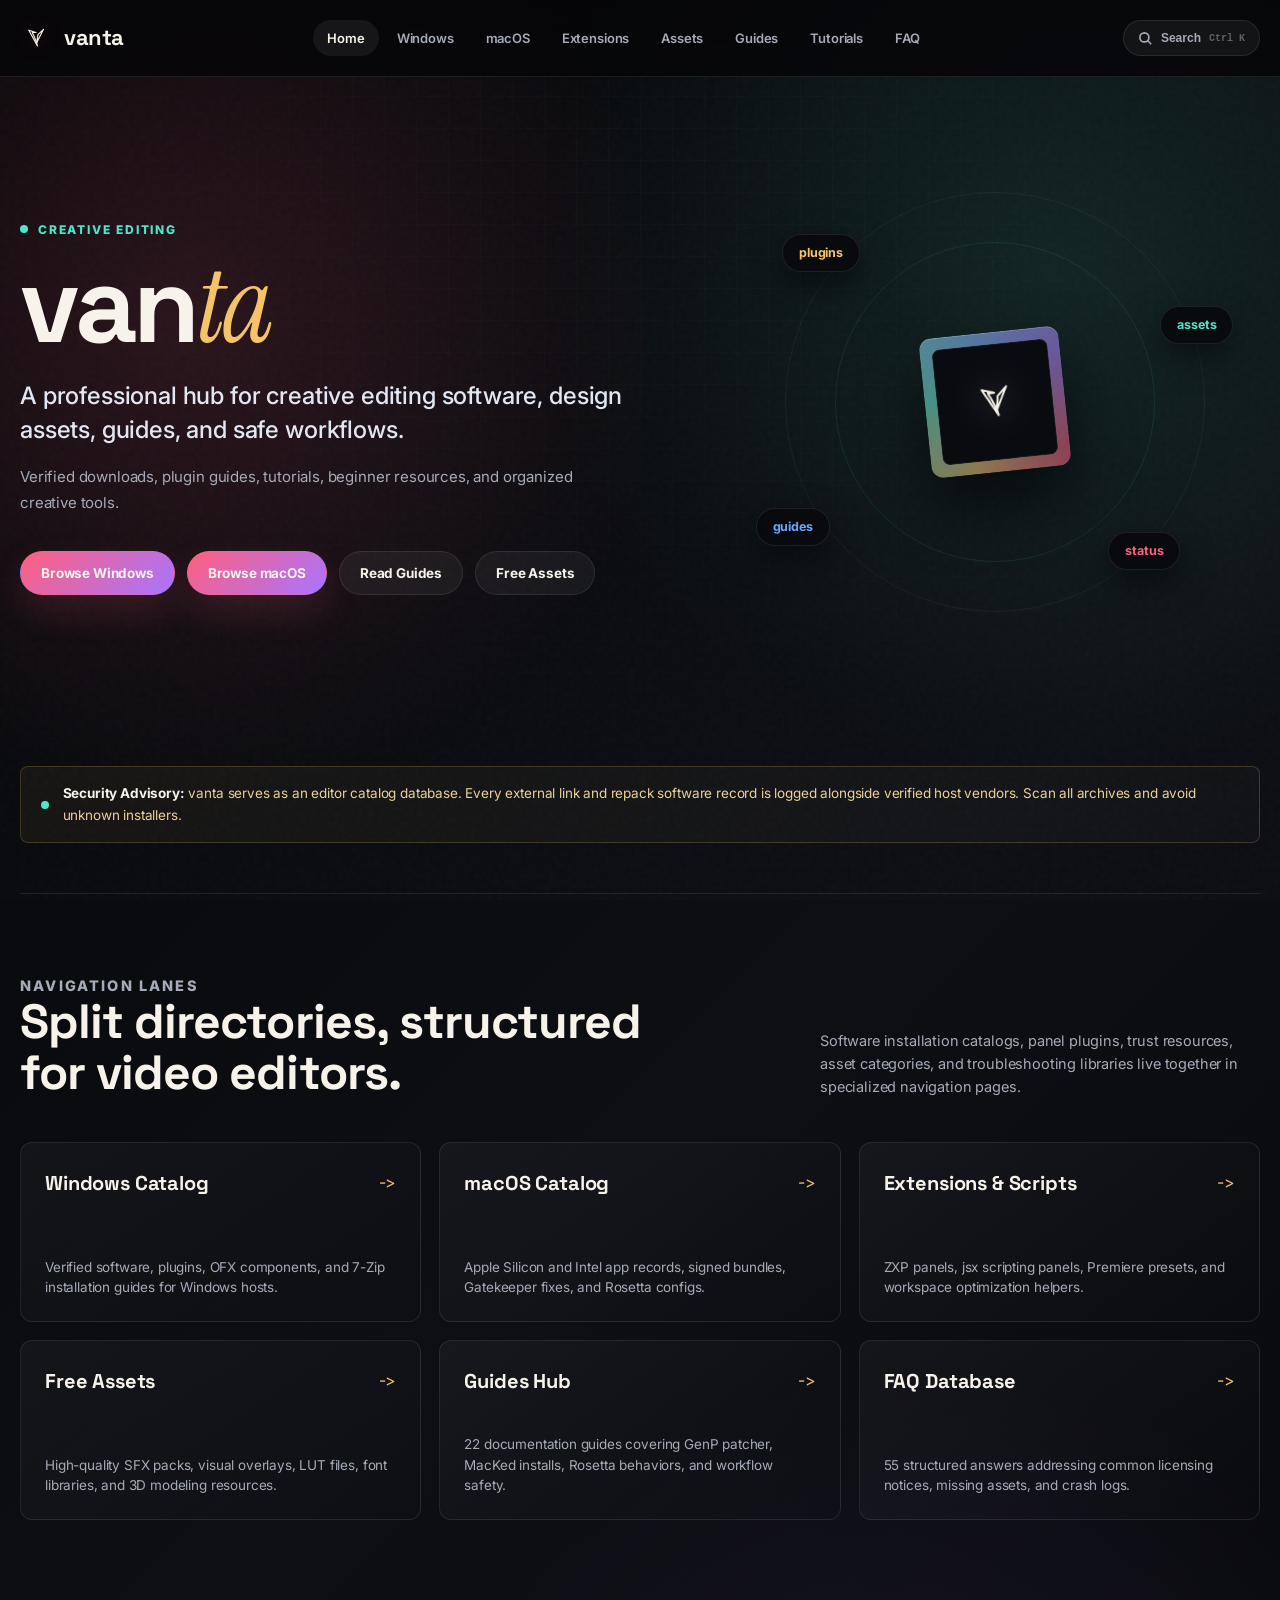
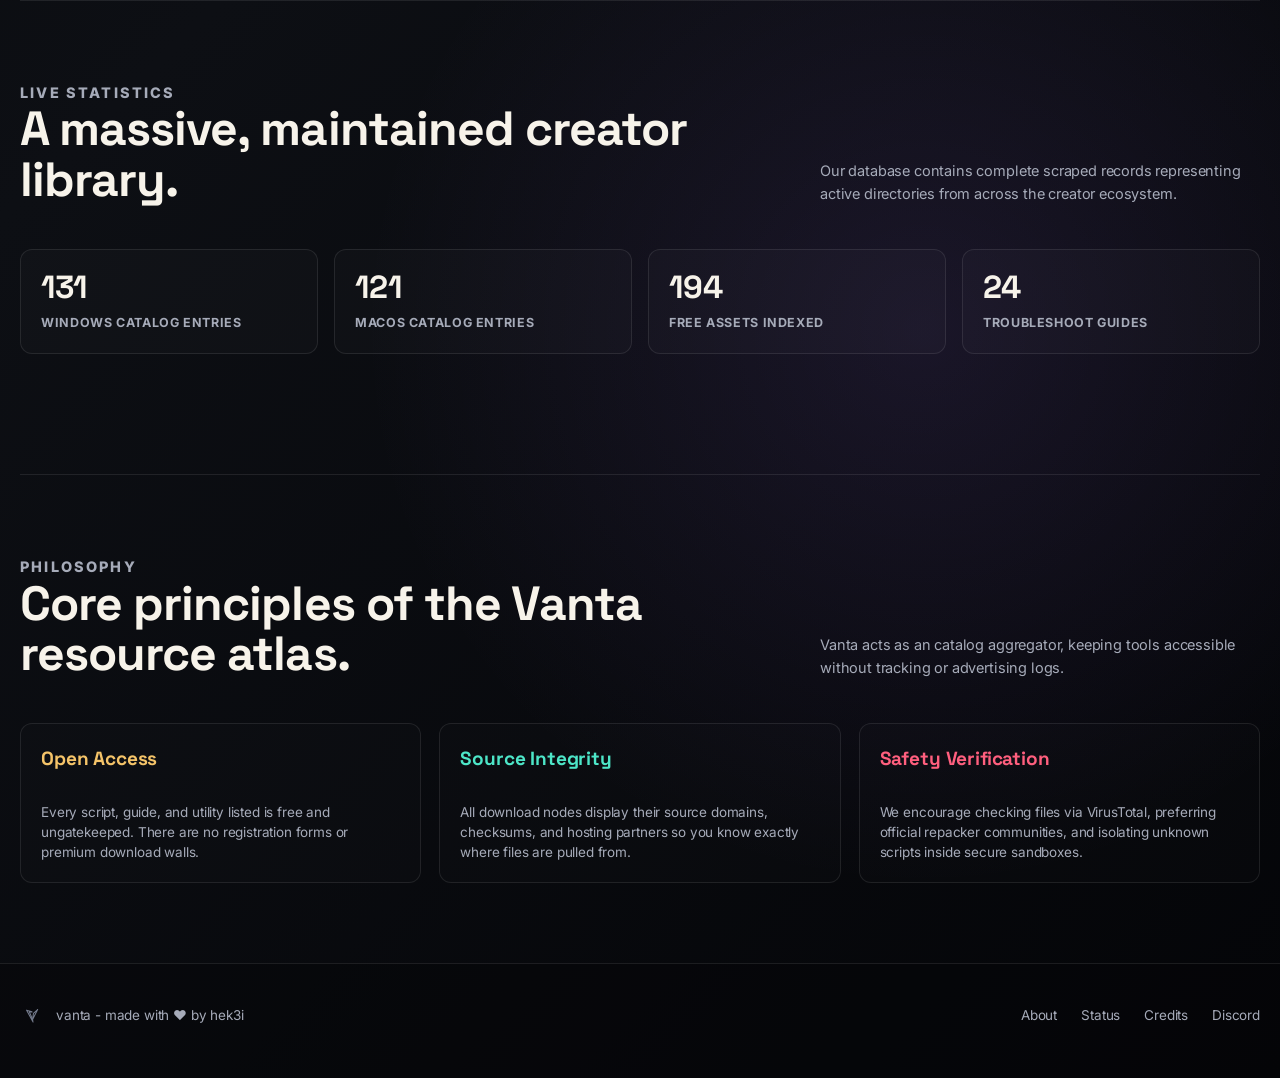
<file: index.html>
<!doctype html>
<html lang="en">
<head>
  <meta charset="utf-8">
  <meta name="viewport" content="width=device-width, initial-scale=1">
  <title>vanta</title>
  <meta name="description" content="vanta is a polished catalog for editing resources, guides, assets, software notes, and workflow safety.">
  
  <link rel="preconnect" href="https://fonts.googleapis.com">
  <link rel="preconnect" href="https://fonts.gstatic.com" crossorigin>
  <link href="https://fonts.googleapis.com/css2?family=Instrument+Serif:ital@0;1&family=Inter:wght@400;500;600;700;800;900&family=Space+Grotesk:wght@500;600;700&display=swap" rel="stylesheet">
  <link rel="icon" href="assets/logo.svg">
  <link rel="stylesheet" href="vanta.css">
</head>
<body>
  <!-- Header -->
  <header class="topbar">
    <nav class="shell nav" aria-label="Primary navigation">
      <a class="brand" href="index.html">
        <svg class="brand-logo" viewBox="0 0 1000 1000" fill="none">
          <path d="M 275,256 L 545,750 L 512,608 L 385,325 L 500,328 Z" stroke="currentColor" stroke-width="36" stroke-linecap="round" stroke-linejoin="round" />
          <path d="M 525,642 L 735,230 L 560,395 Z" stroke="currentColor" stroke-width="36" stroke-linecap="round" stroke-linejoin="round" />
        </svg>
        <span>vanta</span>
      </a>
      <div class="nav-links">
        <a href="index.html" class="active">Home</a>
        <a href="windows.html">Windows</a>
        <a href="macos.html">macOS</a>
        <a href="extensions.html">Extensions</a>
        <a href="resources.html">Assets</a>
        <a href="guides.html">Guides</a>
        <a href="tutorials.html">Tutorials</a>
        <a href="faq.html">FAQ</a>
      </div>
      <div class="nav-right-actions">
        <button class="search-trigger-btn" aria-label="Open search">
          <svg width="15" height="15" viewBox="0 0 20 20" fill="none" aria-hidden="true">
            <circle cx="8.5" cy="8.5" r="6" stroke="currentColor" stroke-width="2.2"></circle>
            <path d="M13 13l4 4" stroke="currentColor" stroke-width="2.2" stroke-linecap="round"></path>
          </svg>
          <span>Search</span>
          <kbd style="opacity: 0.5; font-size: 10px;">Ctrl K</kbd>
        </button>
      </div>
    </nav>
  </header>

  <!-- Main Hero -->
  <main class="shell">
    <div class="hero">
      <div class="reveal">
        <p class="eyebrow"><span class="pulse"></span>Creative Editing</p>
        <h1 class="hero-title">van<span class="serif">ta</span></h1>
        <p class="lead">A professional hub for creative editing software, design assets, guides, and safe workflows.</p>
        <p class="hero-copy">Verified downloads, plugin guides, tutorials, beginner resources, and organized creative tools.</p>
        
        <div class="hero-actions">
          <a class="btn primary" href="windows.html">Browse Windows</a>
          <a class="btn primary" href="macos.html">Browse macOS</a>
          <a class="btn" href="guides.html">Read Guides</a>
          <a class="btn" href="resources.html">Free Assets</a>
        </div>
      </div>
      
      <div class="orbital" aria-hidden="true">
        <div class="orbital-ring"></div>
        <div class="orbital-ring two"></div>
        <span class="orbital-node n1">plugins</span>
        <span class="orbital-node n2">assets</span>
        <span class="orbital-node n3">guides</span>
        <span class="orbital-node n4">status</span>
        <div class="orbital-core">
          <svg viewBox="0 0 1000 1000" fill="none">
            <path d="M 275,256 L 545,750 L 512,608 L 385,325 L 500,328 Z" stroke="currentColor" stroke-width="36" stroke-linecap="round" stroke-linejoin="round" />
            <path d="M 525,642 L 735,230 L 560,395 Z" stroke="currentColor" stroke-width="36" stroke-linecap="round" stroke-linejoin="round" />
          </svg>
        </div>
      </div>
    </div>

    <!-- Safety Banner -->
    <div class="notice-strip">
      <span class="pulse"></span>
      <span><strong>Security Advisory:</strong> vanta serves as an editor catalog database. Every external link and repack software record is logged alongside verified host vendors. Scan all archives and avoid unknown installers.</span>
    </div>

    <!-- Page Lanes Grid -->
    <section>
      <div class="section-head">
        <div class="section-head-title">
          <p class="kicker">Navigation lanes</p>
          <h2 class="section-title">Split directories, structured for video editors.</h2>
        </div>
        <p>Software installation catalogs, panel plugins, trust resources, asset categories, and troubleshooting libraries live together in specialized navigation pages.</p>
      </div>
      
      <div class="grid-3">
        <a class="card-nav" href="windows.html">
          <div class="card-nav-top">
            <span class="card-nav-title">Windows Catalog</span>
            <span class="card-nav-arrow">-></span>
          </div>
          <p>Verified software, plugins, OFX components, and 7-Zip installation guides for Windows hosts.</p>
        </a>
        <a class="card-nav" href="macos.html">
          <div class="card-nav-top">
            <span class="card-nav-title">macOS Catalog</span>
            <span class="card-nav-arrow">-></span>
          </div>
          <p>Apple Silicon and Intel app records, signed bundles, Gatekeeper fixes, and Rosetta configs.</p>
        </a>
        <a class="card-nav" href="extensions.html">
          <div class="card-nav-top">
            <span class="card-nav-title">Extensions & Scripts</span>
            <span class="card-nav-arrow">-></span>
          </div>
          <p>ZXP panels, jsx scripting panels, Premiere presets, and workspace optimization helpers.</p>
        </a>
        <a class="card-nav" href="resources.html">
          <div class="card-nav-top">
            <span class="card-nav-title">Free Assets</span>
            <span class="card-nav-arrow">-></span>
          </div>
          <p>High-quality SFX packs, visual overlays, LUT files, font libraries, and 3D modeling resources.</p>
        </a>
        <a class="card-nav" href="guides.html">
          <div class="card-nav-top">
            <span class="card-nav-title">Guides Hub</span>
            <span class="card-nav-arrow">-></span>
          </div>
          <p>22 documentation guides covering GenP patcher, MacKed installs, Rosetta behaviors, and workflow safety.</p>
        </a>
        <a class="card-nav" href="faq.html">
          <div class="card-nav-top">
            <span class="card-nav-title">FAQ Database</span>
            <span class="card-nav-arrow">-></span>
          </div>
          <p>55 structured answers addressing common licensing notices, missing assets, and crash logs.</p>
        </a>
      </div>
    </section>

    <!-- Latest Updates / Catalog Stats -->
    <section>
      <div class="section-head">
        <div class="section-head-title">
          <p class="kicker">Live Statistics</p>
          <h2 class="section-title">A massive, maintained creator library.</h2>
        </div>
        <p>Our database contains complete scraped records representing active directories from across the creator ecosystem.</p>
      </div>

      <div class="stat-strip">
        <div class="stat-box">
          <b id="win-count">131</b>
          <span>Windows Catalog Entries</span>
        </div>
        <div class="stat-box">
          <b id="mac-count">121</b>
          <span>macOS Catalog Entries</span>
        </div>
        <div class="stat-box">
          <b id="res-count">194</b>
          <span>Free Assets Indexed</span>
        </div>
        <div class="stat-box">
          <b id="guide-count">22</b>
          <span>Troubleshoot Guides</span>
        </div>
      </div>
    </section>

    <!-- Project Information -->
    <section>
      <div class="section-head">
        <div class="section-head-title">
          <p class="kicker">Philosophy</p>
          <h2 class="section-title">Core principles of the Vanta resource atlas.</h2>
        </div>
        <p>Vanta acts as an catalog aggregator, keeping tools accessible without tracking or advertising logs.</p>
      </div>
      
      <div class="grid-3" style="grid-template-columns: repeat(3, 1fr);">
        <div class="stat-box" style="background: rgba(255,255,255,0.01); min-height: 160px; justify-content: space-between;">
          <h3 style="margin: 0; font-family: var(--display); font-size: 19px; color: var(--gold);">Open Access</h3>
          <p style="margin: 8px 0 0; color: var(--muted); font-size: 13.5px; line-height: 1.5;">Every script, guide, and utility listed is free and ungatekeeped. There are no registration forms or premium download walls.</p>
        </div>
        <div class="stat-box" style="background: rgba(255,255,255,0.01); min-height: 160px; justify-content: space-between;">
          <h3 style="margin: 0; font-family: var(--display); font-size: 19px; color: var(--mint);">Source Integrity</h3>
          <p style="margin: 8px 0 0; color: var(--muted); font-size: 13.5px; line-height: 1.5;">All download nodes display their source domains, checksums, and hosting partners so you know exactly where files are pulled from.</p>
        </div>
        <div class="stat-box" style="background: rgba(255,255,255,0.01); min-height: 160px; justify-content: space-between;">
          <h3 style="margin: 0; font-family: var(--display); font-size: 19px; color: var(--hot);">Safety Verification</h3>
          <p style="margin: 8px 0 0; color: var(--muted); font-size: 13.5px; line-height: 1.5;">We encourage checking files via VirusTotal, preferring official repacker communities, and isolating unknown scripts inside secure sandboxes.</p>
        </div>
      </div>
    </section>
  </main>

  <!-- Footer -->
  <footer>
    <div class="shell footer-inner">
      <div class="footer-left">
        <svg viewBox="0 0 1000 1000" fill="none" style="width: 24px; height: 24px;">
          <path d="M 275,256 L 545,750 L 512,608 L 385,325 L 500,328 Z" stroke="currentColor" stroke-width="44" stroke-linecap="round" stroke-linejoin="round" />
          <path d="M 525,642 L 735,230 L 560,395 Z" stroke="currentColor" stroke-width="44" stroke-linecap="round" stroke-linejoin="round" />
        </svg>
        <span>vanta - made with ❤️ by <a href="https://hek3i.cc/">hek3i</a></span>
      </div>
      <div class="footer-right">
        <a href="about.html">About</a>
        <a href="status.html">Status</a>
        <a href="credits.html">Credits</a>
        <a href="https://dcd.gg/vantaaa" target="_blank" rel="noopener">Discord</a>
      </div>
    </div>
  </footer>

  <!-- Scripts -->
  <script src="data/keyflame_db.js"></script>
  <script src="vanta.js"></script>
  <script>
    // Dynamically set counts if database loaded
    if (window.keyflameDb) {
      const db = window.keyflameDb;
      if (db.windows) document.getElementById("win-count").innerText = db.windows.length;
      if (db.macos) document.getElementById("mac-count").innerText = db.macos.length;
      if (db.resources) document.getElementById("res-count").innerText = db.resources.length;
      if (db.guides) document.getElementById("guide-count").innerText = db.guides.length;
    }
  </script>
</body>
</html>
</file>
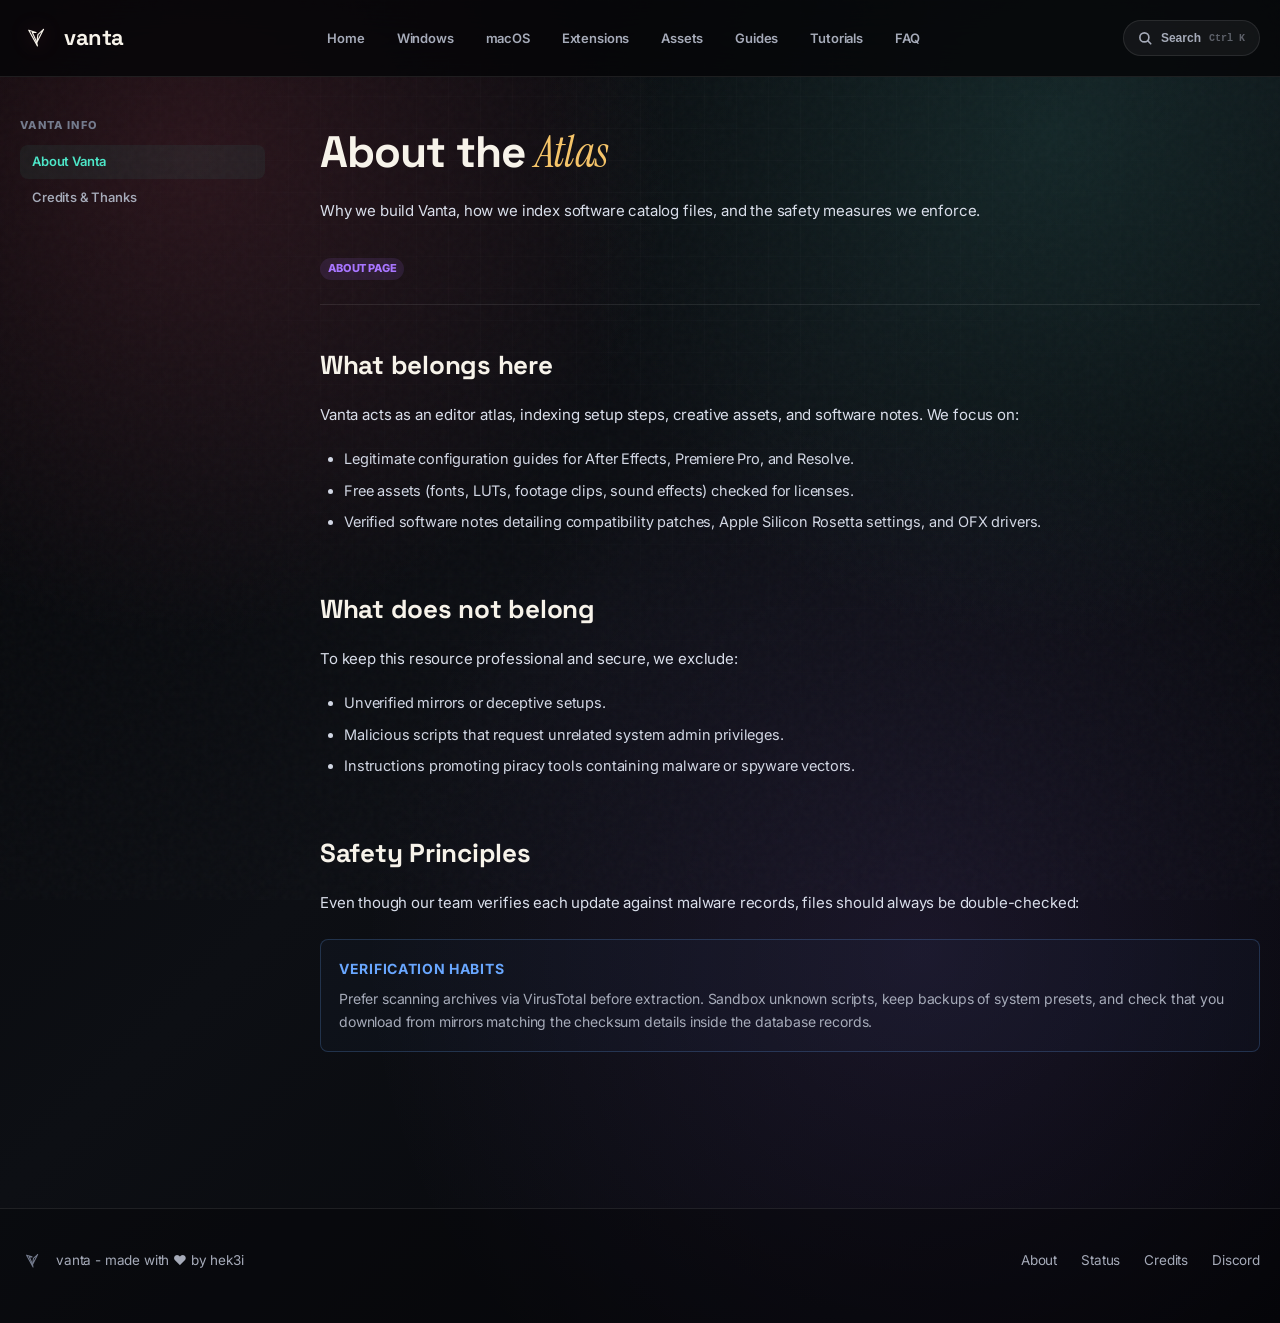
<file: about.html>
<!doctype html>
<html lang="en">
<head>
  <meta charset="utf-8">
  <meta name="viewport" content="width=device-width, initial-scale=1">
  <title>About - vanta</title>
  <meta name="description" content="What vanta is, how it works, and our principles on editor resources.">
  <link rel="icon" href="assets/logo.svg">
  <link rel="preconnect" href="https://fonts.googleapis.com">
  <link rel="preconnect" href="https://fonts.gstatic.com" crossorigin>
  <link href="https://fonts.googleapis.com/css2?family=Instrument+Serif:ital@0;1&family=Inter:wght@400;500;600;700;800;900&family=Space+Grotesk:wght@500;600;700&display=swap" rel="stylesheet">
  
  <link rel="stylesheet" href="vanta.css">
</head>
<body>
  <!-- Header -->
  <header class="topbar">
    <nav class="shell nav" aria-label="Primary navigation">
      <a class="brand" href="index.html">
        <svg class="brand-logo" viewBox="0 0 1000 1000" fill="none">
          <path d="M 275,256 L 545,750 L 512,608 L 385,325 L 500,328 Z" stroke="currentColor" stroke-width="36" stroke-linecap="round" stroke-linejoin="round" />
          <path d="M 525,642 L 735,230 L 560,395 Z" stroke="currentColor" stroke-width="36" stroke-linecap="round" stroke-linejoin="round" />
        </svg>
        <span>vanta</span>
      </a>
      <div class="nav-links">
        <a href="index.html">Home</a>
        <a href="windows.html">Windows</a>
        <a href="macos.html">macOS</a>
        <a href="extensions.html">Extensions</a>
        <a href="resources.html">Assets</a>
        <a href="guides.html">Guides</a>
        <a href="tutorials.html">Tutorials</a>
        <a href="faq.html">FAQ</a>
      </div>
      <div class="nav-right-actions">
        <button class="search-trigger-btn" aria-label="Open search">
          <svg width="15" height="15" viewBox="0 0 20 20" fill="none" aria-hidden="true">
            <circle cx="8.5" cy="8.5" r="6" stroke="currentColor" stroke-width="2.2"></circle>
            <path d="M13 13l4 4" stroke="currentColor" stroke-width="2.2" stroke-linecap="round"></path>
          </svg>
          <span>Search</span>
          <kbd style="opacity: 0.5; font-size: 10px;">Ctrl K</kbd>
        </button>
      </div>
    </nav>
  </header>

  <!-- Content Container -->
  <div class="shell doc-container">
    <!-- Sidebar -->
    <aside class="doc-sidebar">
      <div class="doc-sidebar-group">
        <span class="doc-sidebar-label">Vanta Info</span>
        <div class="doc-sidebar-links">
          <a href="about.html" class="doc-sidebar-link active">About Vanta</a>
          <a href="credits.html" class="doc-sidebar-link">Credits & Thanks</a>
        </div>
      </div>
    </aside>

    <!-- Content Pane -->
    <main class="doc-content">
      <header class="page-header">
        <h1>About the <em>Atlas</em></h1>
        <p>Why we build Vanta, how we index software catalog files, and the safety measures we enforce.</p>
        <span class="badge-tag" style="background: rgba(168,117,255,0.12); color: var(--violet);">About Page</span>
      </header>

      <div class="doc-section">
        <h2>What belongs here</h2>
        <p>Vanta acts as an editor atlas, indexing setup steps, creative assets, and software notes. We focus on:</p>
        <ul>
          <li>Legitimate configuration guides for After Effects, Premiere Pro, and Resolve.</li>
          <li>Free assets (fonts, LUTs, footage clips, sound effects) checked for licenses.</li>
          <li>Verified software notes detailing compatibility patches, Apple Silicon Rosetta settings, and OFX drivers.</li>
        </ul>
      </div>

      <div class="doc-section">
        <h2>What does not belong</h2>
        <p>To keep this resource professional and secure, we exclude:</p>
        <ul>
          <li>Unverified mirrors or deceptive setups.</li>
          <li>Malicious scripts that request unrelated system admin privileges.</li>
          <li>Instructions promoting piracy tools containing malware or spyware vectors.</li>
        </ul>
      </div>

      <div class="doc-section">
        <h2>Safety Principles</h2>
        <p>Even though our team verifies each update against malware records, files should always be double-checked:</p>
        <div class="doc-alert info">
          <span class="alert-title">VERIFICATION HABITS</span>
          <p>Prefer scanning archives via VirusTotal before extraction. Sandbox unknown scripts, keep backups of system presets, and check that you download from mirrors matching the checksum details inside the database records.</p>
        </div>
      </div>
    </main>
  </div>

  <!-- Footer -->
  <footer>
    <div class="shell footer-inner">
      <div class="footer-left">
        <svg viewBox="0 0 1000 1000" fill="none" style="width: 24px; height: 24px;">
          <path d="M 275,256 L 545,750 L 512,608 L 385,325 L 500,328 Z" stroke="currentColor" stroke-width="44" stroke-linecap="round" stroke-linejoin="round" />
          <path d="M 525,642 L 735,230 L 560,395 Z" stroke="currentColor" stroke-width="44" stroke-linecap="round" stroke-linejoin="round" />
        </svg>
        <span>vanta - made with ❤️ by <a href="https://hek3i.cc/">hek3i</a></span>
      </div>
      <div class="footer-right">
        <a href="about.html">About</a>
        <a href="status.html">Status</a>
        <a href="credits.html">Credits</a>
        <a href="https://dcd.gg/vantaaa" target="_blank" rel="noopener">Discord</a>
      </div>
    </div>
  </footer>

  <!-- Scripts -->
  <script src="data/keyflame_db.js"></script>
  <script src="vanta.js"></script>
</body>
</html>
</file>
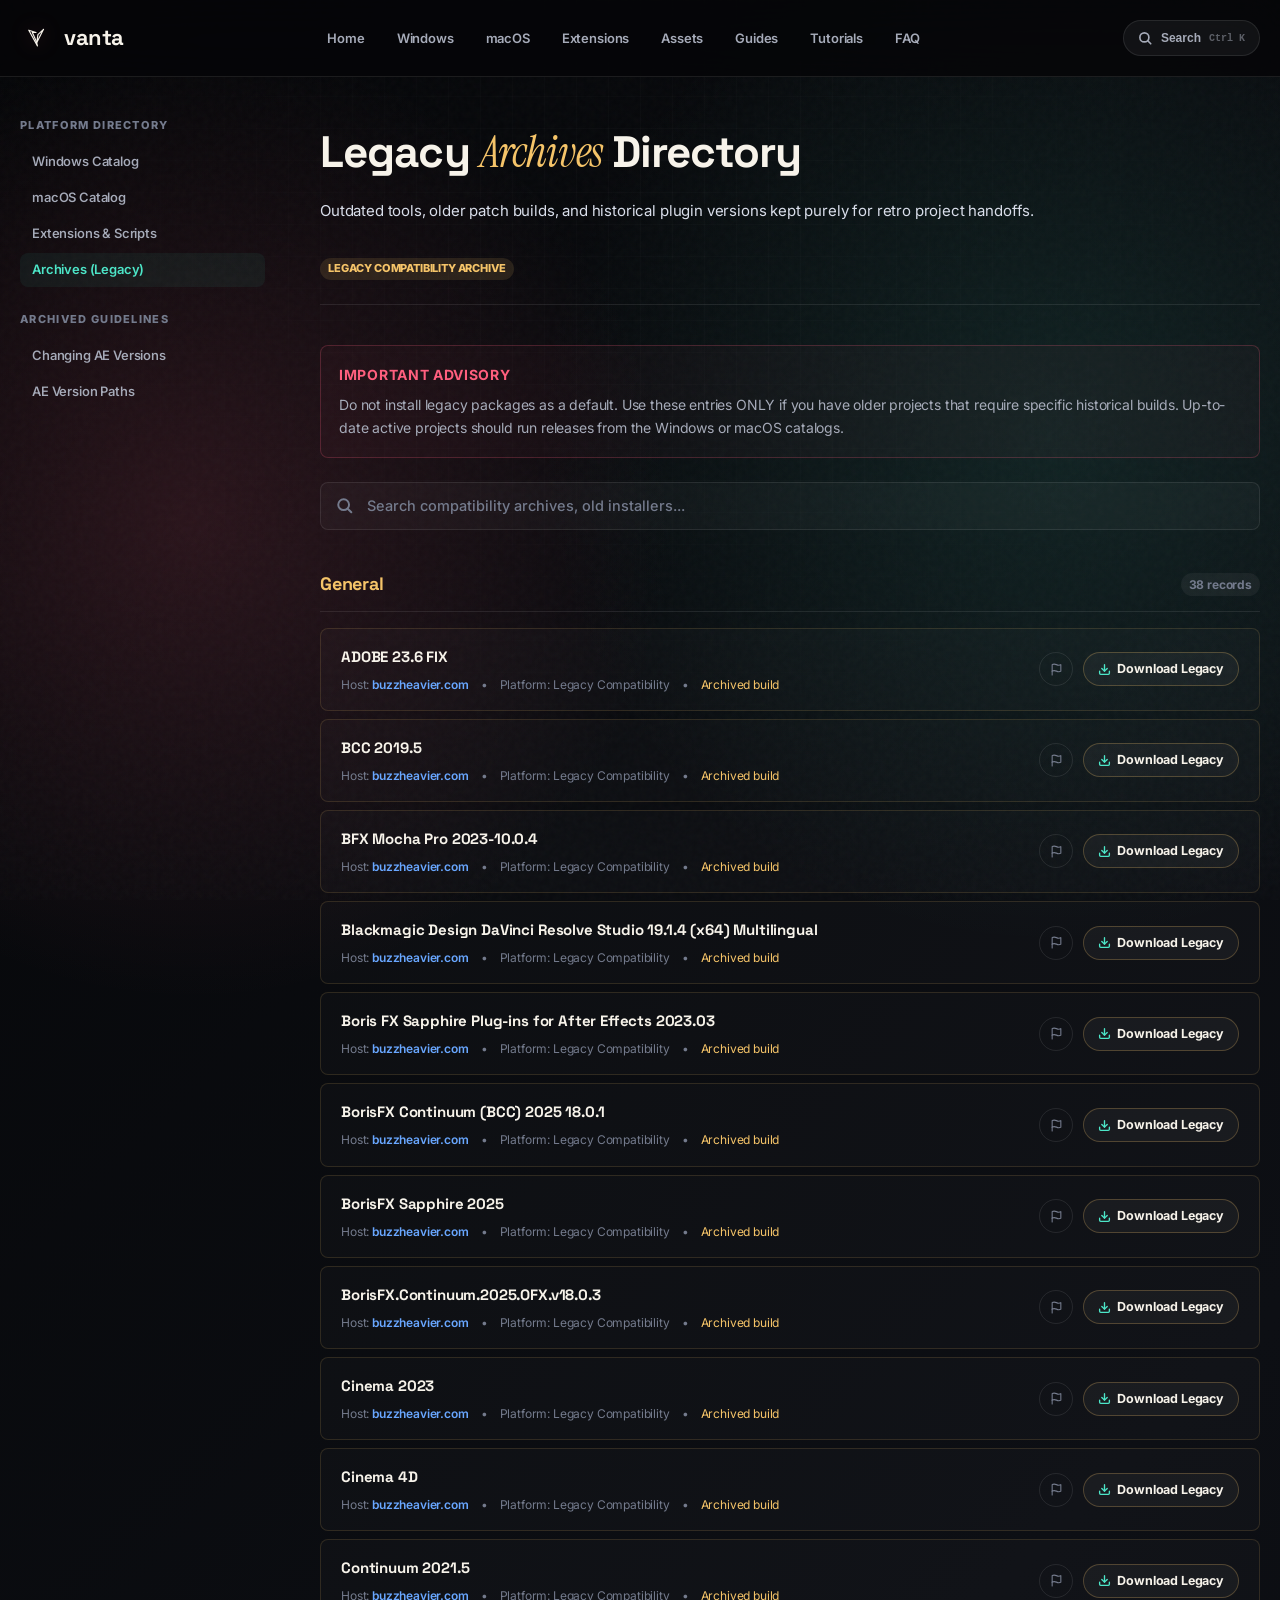
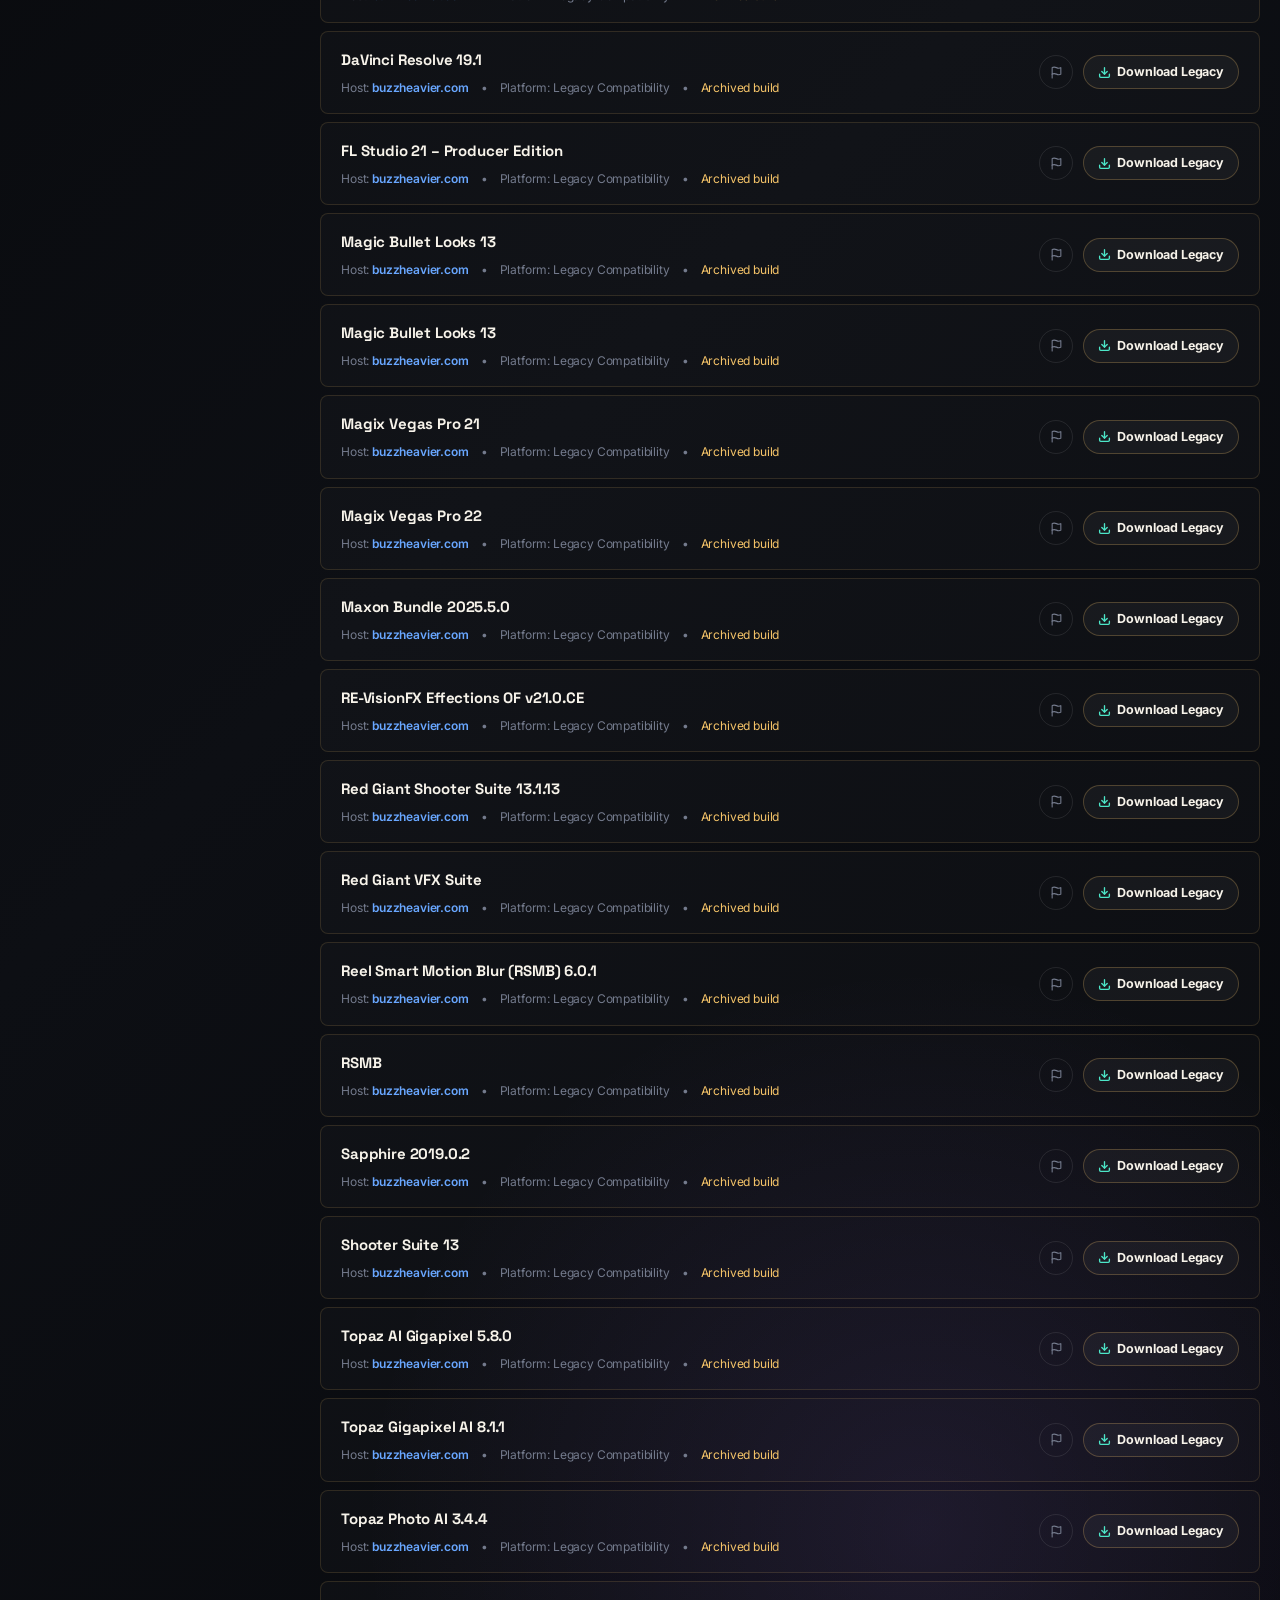
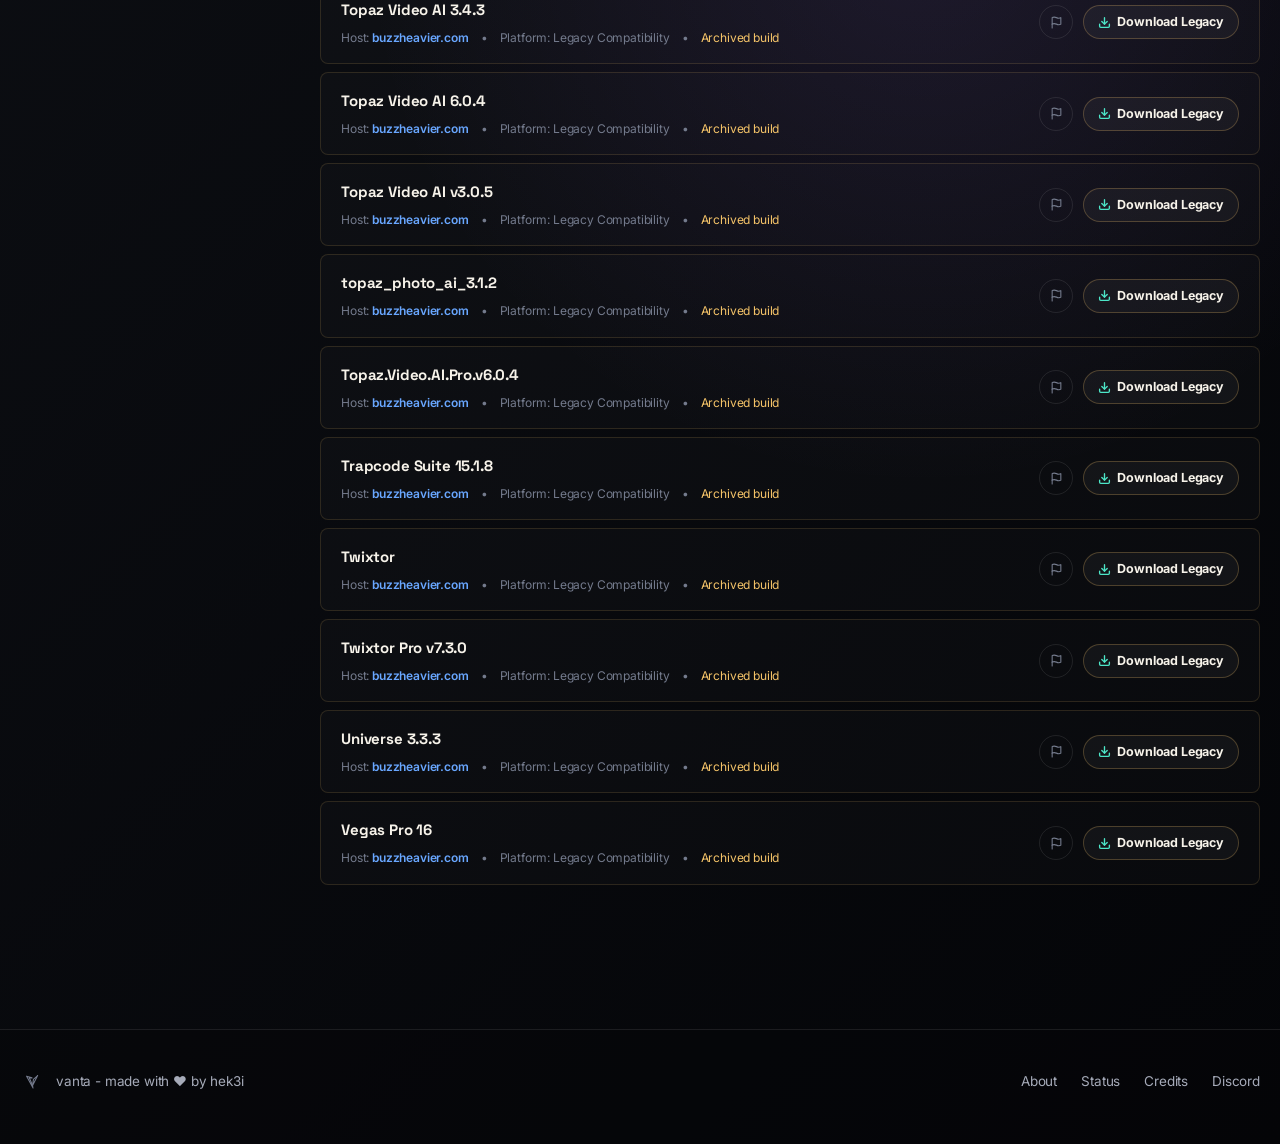
<file: archives.html>
<!doctype html>
<html lang="en">
<head>
  <meta charset="utf-8">
  <meta name="viewport" content="width=device-width, initial-scale=1">
  <title>Legacy Archives - vanta</title>
  <meta name="description" content="Legacy archive records for older project compatibility and historical setups.">
  <link rel="icon" href="assets/logo.svg">
  <link rel="preconnect" href="https://fonts.googleapis.com">
  <link rel="preconnect" href="https://fonts.gstatic.com" crossorigin>
  <link href="https://fonts.googleapis.com/css2?family=Instrument+Serif:ital@0;1&family=Inter:wght@400;500;600;700;800;900&family=Space+Grotesk:wght@500;600;700&display=swap" rel="stylesheet">
  
  <link rel="stylesheet" href="vanta.css">
</head>
<body>
  <!-- Header -->
  <header class="topbar">
    <nav class="shell nav" aria-label="Primary navigation">
      <a class="brand" href="index.html">
        <svg class="brand-logo" viewBox="0 0 1000 1000" fill="none">
          <path d="M 275,256 L 545,750 L 512,608 L 385,325 L 500,328 Z" stroke="currentColor" stroke-width="36" stroke-linecap="round" stroke-linejoin="round" />
          <path d="M 525,642 L 735,230 L 560,395 Z" stroke="currentColor" stroke-width="36" stroke-linecap="round" stroke-linejoin="round" />
        </svg>
        <span>vanta</span>
      </a>
      <div class="nav-links">
        <a href="index.html">Home</a>
        <a href="windows.html">Windows</a>
        <a href="macos.html">macOS</a>
        <a href="extensions.html">Extensions</a>
        <a href="resources.html">Assets</a>
        <a href="guides.html">Guides</a>
        <a href="tutorials.html">Tutorials</a>
        <a href="faq.html">FAQ</a>
      </div>
      <div class="nav-right-actions">
        <button class="search-trigger-btn" aria-label="Open search">
          <svg width="15" height="15" viewBox="0 0 20 20" fill="none" aria-hidden="true">
            <circle cx="8.5" cy="8.5" r="6" stroke="currentColor" stroke-width="2.2"></circle>
            <path d="M13 13l4 4" stroke="currentColor" stroke-width="2.2" stroke-linecap="round"></path>
          </svg>
          <span>Search</span>
          <kbd style="opacity: 0.5; font-size: 10px;">Ctrl K</kbd>
        </button>
      </div>
    </nav>
  </header>

  <!-- Content Container -->
  <div class="shell doc-container">
    <!-- Sidebar -->
    <aside class="doc-sidebar">
      <div class="doc-sidebar-group">
        <span class="doc-sidebar-label">Platform Directory</span>
        <div class="doc-sidebar-links">
          <a href="windows.html" class="doc-sidebar-link">Windows Catalog</a>
          <a href="macos.html" class="doc-sidebar-link">macOS Catalog</a>
          <a href="extensions.html" class="doc-sidebar-link">Extensions & Scripts</a>
          <a href="archives.html" class="doc-sidebar-link active">Archives (Legacy)</a>
        </div>
      </div>
      <div class="doc-sidebar-group">
        <span class="doc-sidebar-label">Archived Guidelines</span>
        <div class="doc-sidebar-links">
          <a href="guides.html?guide=guides_changing-after-effects-version" class="doc-sidebar-link">Changing AE Versions</a>
          <a href="guides.html?guide=guides_after-effects-installation-paths" class="doc-sidebar-link">AE Version Paths</a>
        </div>
      </div>
    </aside>

    <!-- Content Pane -->
    <main class="doc-content">
      <header class="page-header">
        <h1>Legacy <em>Archives</em> Directory</h1>
        <p>Outdated tools, older patch builds, and historical plugin versions kept purely for retro project handoffs.</p>
        <span class="badge-tag" style="background: rgba(245,196,105,0.12); color: var(--gold);">Legacy Compatibility Archive</span>
      </header>

      <!-- Warnings and info blocks inside guides -->
      <div class="doc-alert warning">
        <span class="alert-title">IMPORTANT ADVISORY</span>
        <p>Do not install legacy packages as a default. Use these entries ONLY if you have older projects that require specific historical builds. Up-to-date active projects should run releases from the Windows or macOS catalogs.</p>
      </div>

      <!-- Search Controls -->
      <div class="search-controls">
        <div class="search-input-wrap">
          <svg width="18" height="18" viewBox="0 0 20 20" fill="none" aria-hidden="true">
            <circle cx="8.5" cy="8.5" r="6" stroke="currentColor" stroke-width="2.2"></circle>
            <path d="M13 13l4 4" stroke="currentColor" stroke-width="2.2" stroke-linecap="round"></path>
          </svg>
          <input type="search" id="catalog-search" placeholder="Search compatibility archives, old installers..." autocomplete="off">
        </div>
      </div>

      <!-- Catalog Container -->
      <div id="catalog-container">
        <!-- Rendered dynamically -->
        <div style="padding: 40px; text-align: center; color: var(--quiet);">Loading database...</div>
      </div>
    </main>
  </div>

  <!-- Footer -->
  <footer>
    <div class="shell footer-inner">
      <div class="footer-left">
        <svg viewBox="0 0 1000 1000" fill="none" style="width: 24px; height: 24px;">
          <path d="M 275,256 L 545,750 L 512,608 L 385,325 L 500,328 Z" stroke="currentColor" stroke-width="44" stroke-linecap="round" stroke-linejoin="round" />
          <path d="M 525,642 L 735,230 L 560,395 Z" stroke="currentColor" stroke-width="44" stroke-linecap="round" stroke-linejoin="round" />
        </svg>
        <span>vanta - made with ❤️ by <a href="https://hek3i.cc/">hek3i</a></span>
      </div>
      <div class="footer-right">
        <a href="about.html">About</a>
        <a href="status.html">Status</a>
        <a href="credits.html">Credits</a>
        <a href="https://dcd.gg/vantaaa" target="_blank" rel="noopener">Discord</a>
      </div>
    </div>
  </footer>

  <!-- Scripts -->
  <script src="data/keyflame_db.js"></script>
  <script src="vanta.js"></script>
  <script>
    // Local Page Controller
    document.addEventListener("DOMContentLoaded", () => {
      const searchInput = document.getElementById("catalog-search");
      let activeQuery = "";

      // Check URL parameters
      const urlParams = new URLSearchParams(window.location.search);
      const queryParam = urlParams.get("q");
      if (queryParam) {
        searchInput.value = queryParam;
        activeQuery = queryParam.toLowerCase();
      }

      // Search inputs
      searchInput.addEventListener("input", (e) => {
        activeQuery = e.target.value.trim().toLowerCase();
        renderArchivesCatalog();
      });

      // Render Function
      function renderArchivesCatalog() {
        const container = document.getElementById("catalog-container");
        if (!window.keyflameDb || !window.keyflameDb.archives) {
          container.innerHTML = `<div style="padding: 40px; text-align: center; color: var(--hot);">Database failed to load.</div>`;
          return;
        }

        const items = window.keyflameDb.archives;
        
        // Filter items
        const filteredItems = items.filter(item => {
          return item.name.toLowerCase().includes(activeQuery) || 
                 item.category.toLowerCase().includes(activeQuery);
        });

        if (filteredItems.length === 0) {
          container.innerHTML = `<div style="padding: 40px; text-align: center; color: var(--quiet);">No matching archived records found.</div>`;
          return;
        }

        // Group by category
        const groups = {};
        filteredItems.forEach(item => {
          if (!groups[item.category]) groups[item.category] = [];
          groups[item.category].push(item);
        });

        // Generate HTML
        let html = "";
        Object.keys(groups).sort().forEach(catName => {
          const catItems = groups[catName];
          html += `
            <div class="catalog-section-group">
              <div class="catalog-group-header">
                <span class="catalog-group-title" style="color: var(--gold);">${catName}</span>
                <span class="catalog-group-count">${catItems.length} records</span>
              </div>
              <div class="catalog-list">
                ${catItems.map(item => `
                  <div class="catalog-item" style="border-color: rgba(245,196,105,0.14);">
                    <div class="catalog-item-info">
                      <span class="catalog-item-name">${item.name}</span>
                      <div class="catalog-item-meta">
                        <span>Host: <b class="catalog-item-host">${item.host}</b></span>
                        <span>•</span>
                        <span>Platform: Legacy Compatibility</span>
                        <span>•</span>
                        <span style="color: var(--gold);">Archived build</span>
                      </div>
                    </div>
                    <div class="catalog-item-actions">
                      <button class="report-btn" title="Report broken link" onclick="window.location.href='status.html?report=${encodeURIComponent(item.name)}'">
                        <svg width="13" height="13" viewBox="0 0 24 24" fill="none" stroke="currentColor" stroke-width="2">
                          <path d="M4 15s1-1 4-1 5 2 8 2 4-1 4-1V3s-1 1-4 1-5-2-8-2-4 1-4 1z" stroke-linecap="round" stroke-linejoin="round"/>
                          <line x1="4" y1="22" x2="4" y2="15" stroke-linecap="round"/>
                        </svg>
                      </button>
                      <a href="${item.downloadUrl}" class="dl-btn" style="border-color: rgba(245,196,105,0.25);" target="_blank" rel="noopener">
                        <svg width="13" height="13" viewBox="0 0 24 24" fill="none" stroke="currentColor" stroke-width="2.5">
                          <path d="M21 15v4a2 2 0 0 1-2 2H5a2 2 0 0 1-2-2v-4" stroke-linecap="round" stroke-linejoin="round"/>
                          <polyline points="7 10 12 15 17 10" stroke-linecap="round" stroke-linejoin="round"/>
                          <line x1="12" y1="15" x2="12" y2="3" stroke-linecap="round" stroke-linejoin="round"/>
                        </svg>
                        <span>Download Legacy</span>
                      </a>
                    </div>
                  </div>
                `).join("")}
              </div>
            </div>
          `;
        });

        container.innerHTML = html;
      }

      // Initial Render
      renderArchivesCatalog();
    });
  </script>
</body>
</html>
</file>
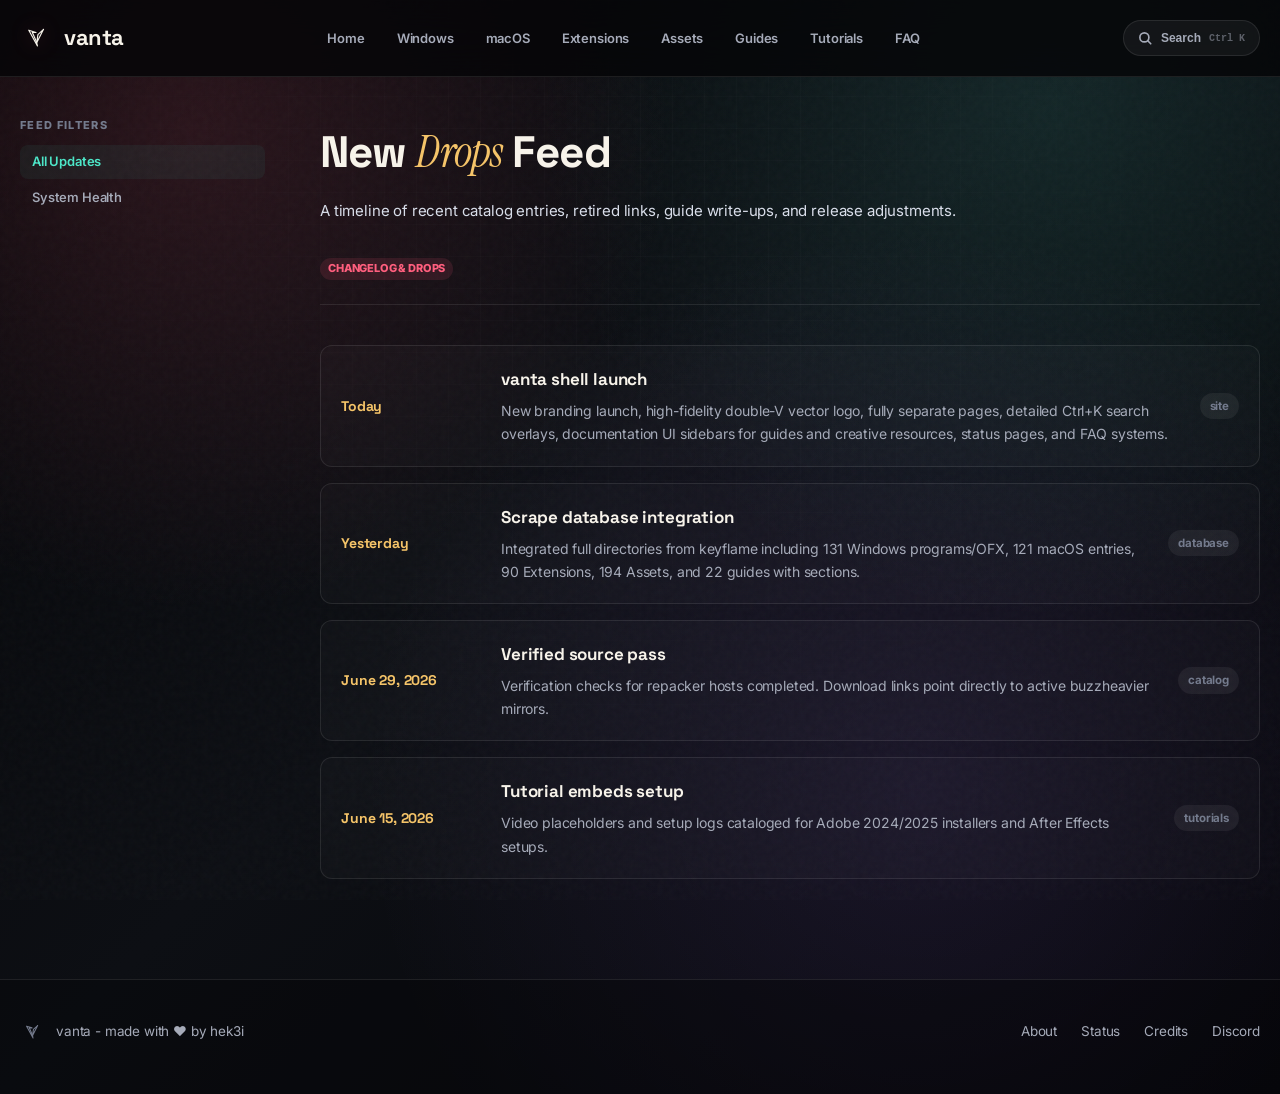
<file: drops.html>
<!doctype html>
<html lang="en">
<head>
  <meta charset="utf-8">
  <meta name="viewport" content="width=device-width, initial-scale=1">
  <title>New Drops - vanta</title>
  <meta name="description" content="Vanta updates, catalog additions, link status health updates, and release logs.">
  <link rel="icon" href="assets/logo.svg">
  <link rel="preconnect" href="https://fonts.googleapis.com">
  <link rel="preconnect" href="https://fonts.gstatic.com" crossorigin>
  <link href="https://fonts.googleapis.com/css2?family=Instrument+Serif:ital@0;1&family=Inter:wght@400;500;600;700;800;900&family=Space+Grotesk:wght@500;600;700&display=swap" rel="stylesheet">
  
  <link rel="stylesheet" href="vanta.css">
</head>
<body>
  <!-- Header -->
  <header class="topbar">
    <nav class="shell nav" aria-label="Primary navigation">
      <a class="brand" href="index.html">
        <svg class="brand-logo" viewBox="0 0 1000 1000" fill="none">
          <path d="M 275,256 L 545,750 L 512,608 L 385,325 L 500,328 Z" stroke="currentColor" stroke-width="36" stroke-linecap="round" stroke-linejoin="round" />
          <path d="M 525,642 L 735,230 L 560,395 Z" stroke="currentColor" stroke-width="36" stroke-linecap="round" stroke-linejoin="round" />
        </svg>
        <span>vanta</span>
      </a>
      <div class="nav-links">
        <a href="index.html">Home</a>
        <a href="windows.html">Windows</a>
        <a href="macos.html">macOS</a>
        <a href="extensions.html">Extensions</a>
        <a href="resources.html">Assets</a>
        <a href="guides.html">Guides</a>
        <a href="tutorials.html">Tutorials</a>
        <a href="faq.html">FAQ</a>
      </div>
      <div class="nav-right-actions">
        <button class="search-trigger-btn" aria-label="Open search">
          <svg width="15" height="15" viewBox="0 0 20 20" fill="none" aria-hidden="true">
            <circle cx="8.5" cy="8.5" r="6" stroke="currentColor" stroke-width="2.2"></circle>
            <path d="M13 13l4 4" stroke="currentColor" stroke-width="2.2" stroke-linecap="round"></path>
          </svg>
          <span>Search</span>
          <kbd style="opacity: 0.5; font-size: 10px;">Ctrl K</kbd>
        </button>
      </div>
    </nav>
  </header>

  <!-- Content Container -->
  <div class="shell doc-container">
    <!-- Sidebar -->
    <aside class="doc-sidebar">
      <div class="doc-sidebar-group">
        <span class="doc-sidebar-label">Feed Filters</span>
        <div class="doc-sidebar-links">
          <a href="#" class="doc-sidebar-link active">All Updates</a>
          <a href="status.html" class="doc-sidebar-link">System Health</a>
        </div>
      </div>
    </aside>

    <!-- Content Pane -->
    <main class="doc-content">
      <header class="page-header">
        <h1>New <em>Drops</em> Feed</h1>
        <p>A timeline of recent catalog entries, retired links, guide write-ups, and release adjustments.</p>
        <span class="badge-tag" style="background: rgba(255,95,126,0.12); color: var(--hot);">Changelog & Drops</span>
      </header>

      <!-- Timeline Feed -->
      <div class="timeline-feed">
        <article class="timeline-drop">
          <time>Today</time>
          <div>
            <h3>vanta shell launch</h3>
            <p>New branding launch, high-fidelity double-V vector logo, fully separate pages, detailed Ctrl+K search overlays, documentation UI sidebars for guides and creative resources, status pages, and FAQ systems.</p>
          </div>
          <span class="timeline-drop-pill">site</span>
        </article>

        <article class="timeline-drop">
          <time>Yesterday</time>
          <div>
            <h3>Scrape database integration</h3>
            <p>Integrated full directories from keyflame including 131 Windows programs/OFX, 121 macOS entries, 90 Extensions, 194 Assets, and 22 guides with sections.</p>
          </div>
          <span class="timeline-drop-pill">database</span>
        </article>

        <article class="timeline-drop">
          <time>June 29, 2026</time>
          <div>
            <h3>Verified source pass</h3>
            <p>Verification checks for repacker hosts completed. Download links point directly to active buzzheavier mirrors.</p>
          </div>
          <span class="timeline-drop-pill">catalog</span>
        </article>

        <article class="timeline-drop">
          <time>June 15, 2026</time>
          <div>
            <h3>Tutorial embeds setup</h3>
            <p>Video placeholders and setup logs cataloged for Adobe 2024/2025 installers and After Effects setups.</p>
          </div>
          <span class="timeline-drop-pill">tutorials</span>
        </article>
      </div>
    </main>
  </div>

  <!-- Footer -->
  <footer>
    <div class="shell footer-inner">
      <div class="footer-left">
        <svg viewBox="0 0 1000 1000" fill="none" style="width: 24px; height: 24px;">
          <path d="M 275,256 L 545,750 L 512,608 L 385,325 L 500,328 Z" stroke="currentColor" stroke-width="44" stroke-linecap="round" stroke-linejoin="round" />
          <path d="M 525,642 L 735,230 L 560,395 Z" stroke="currentColor" stroke-width="44" stroke-linecap="round" stroke-linejoin="round" />
        </svg>
        <span>vanta - made with ❤️ by <a href="https://hek3i.cc/">hek3i</a></span>
      </div>
      <div class="footer-right">
        <a href="about.html">About</a>
        <a href="status.html">Status</a>
        <a href="credits.html">Credits</a>
        <a href="https://dcd.gg/vantaaa" target="_blank" rel="noopener">Discord</a>
      </div>
    </div>
  </footer>

  <!-- Scripts -->
  <script src="data/keyflame_db.js"></script>
  <script src="vanta.js"></script>
</body>
</html>
</file>
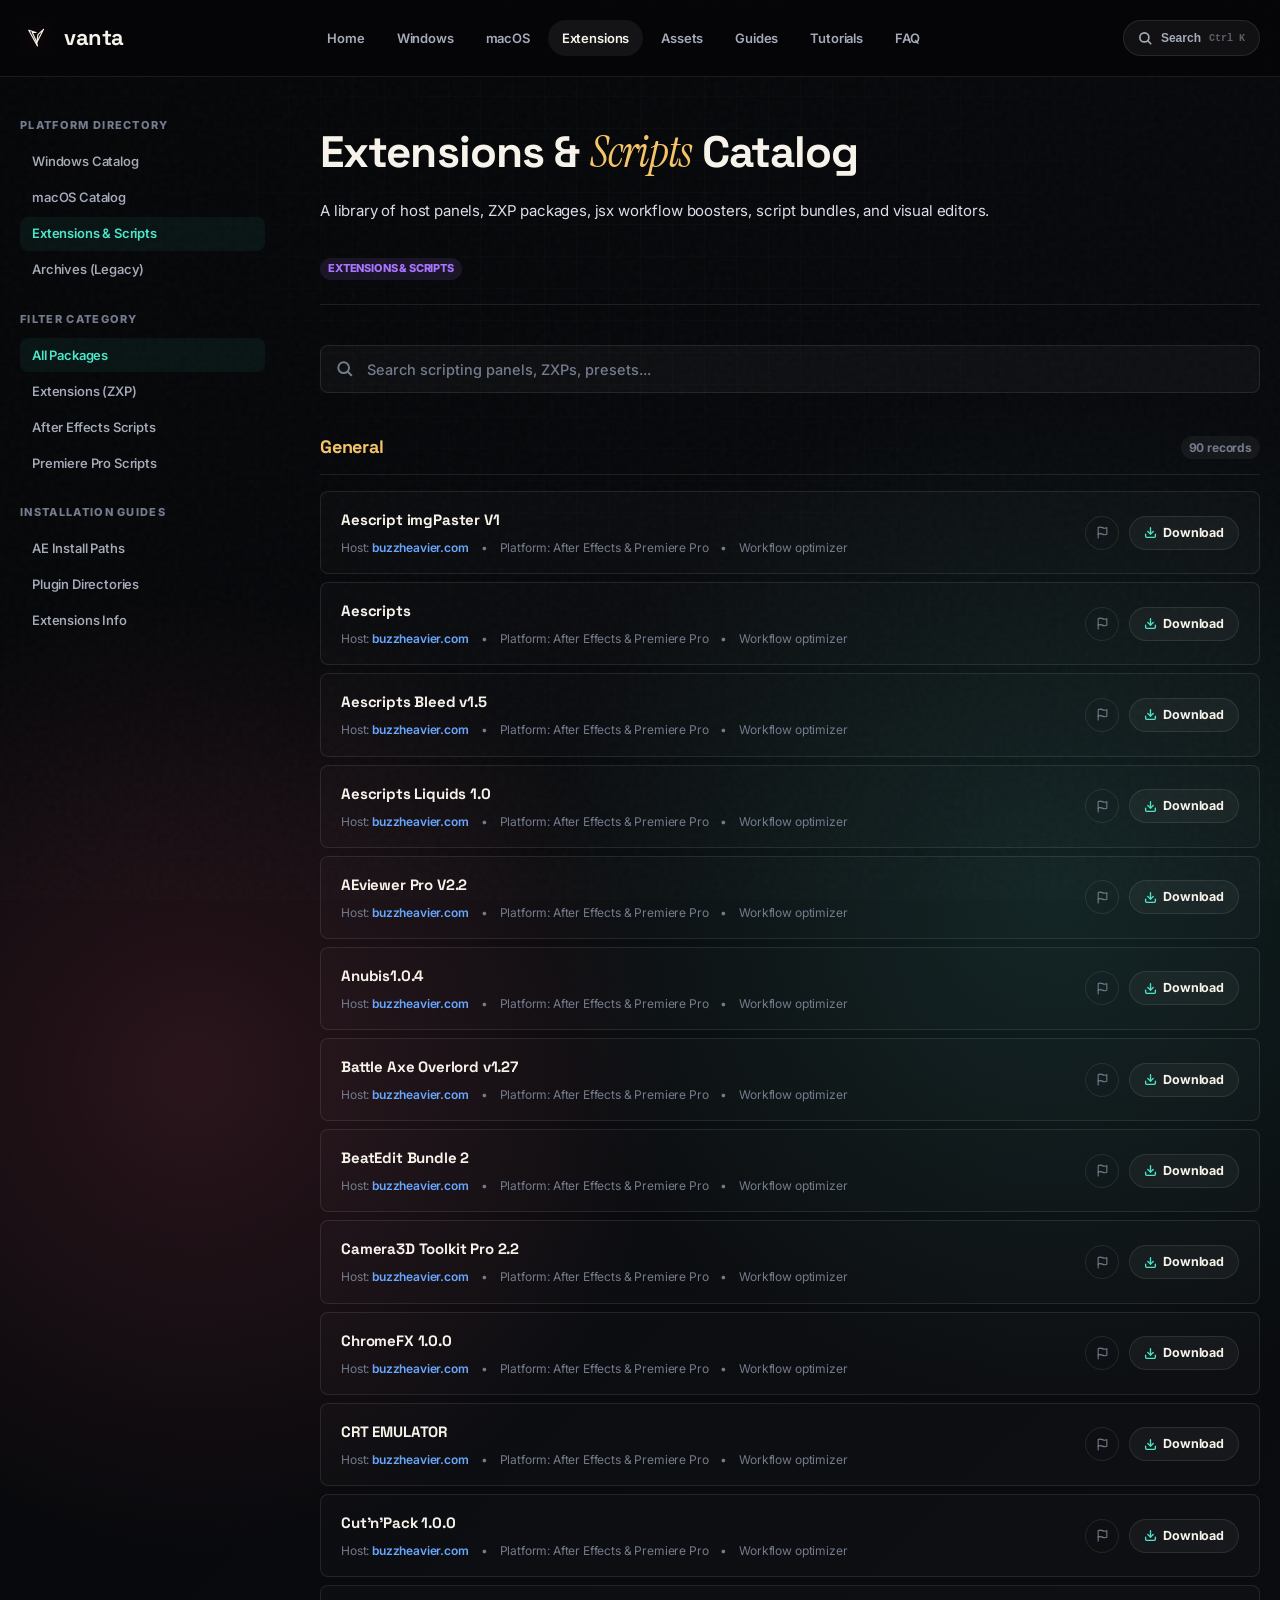
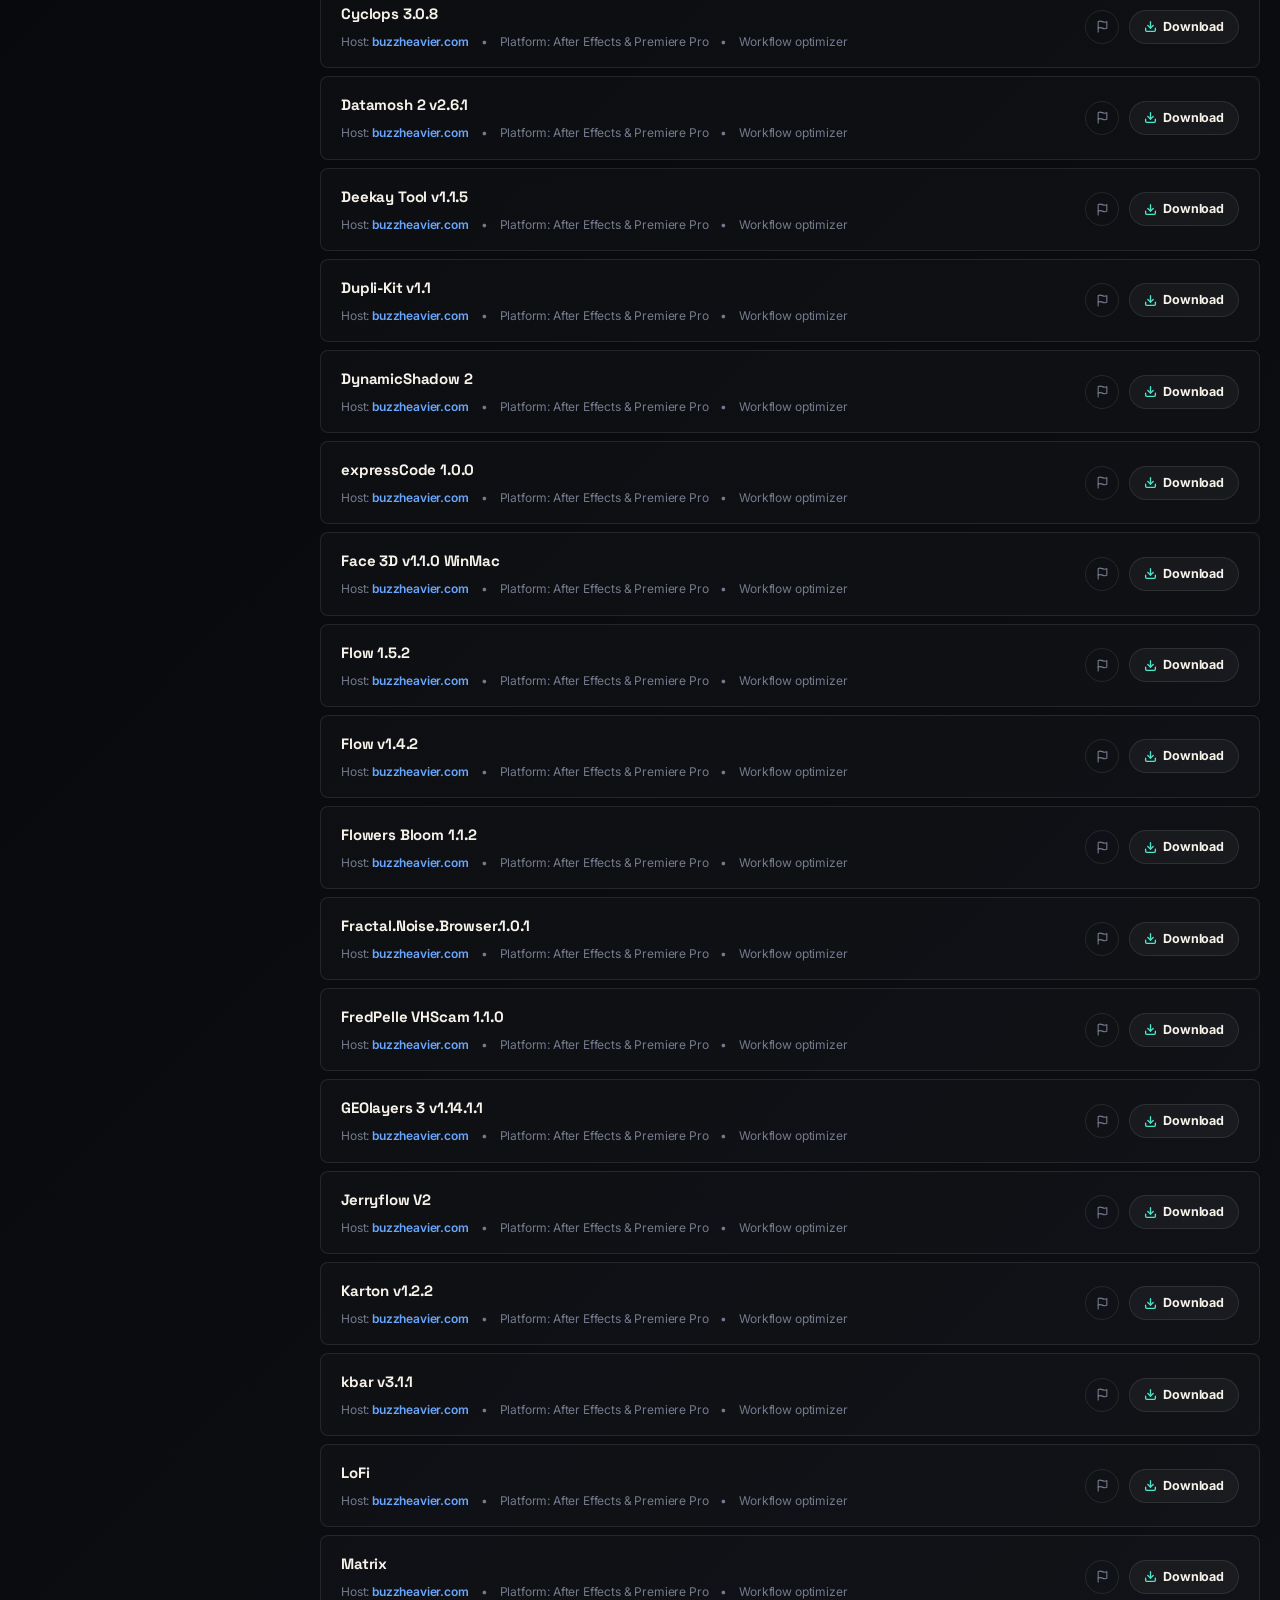
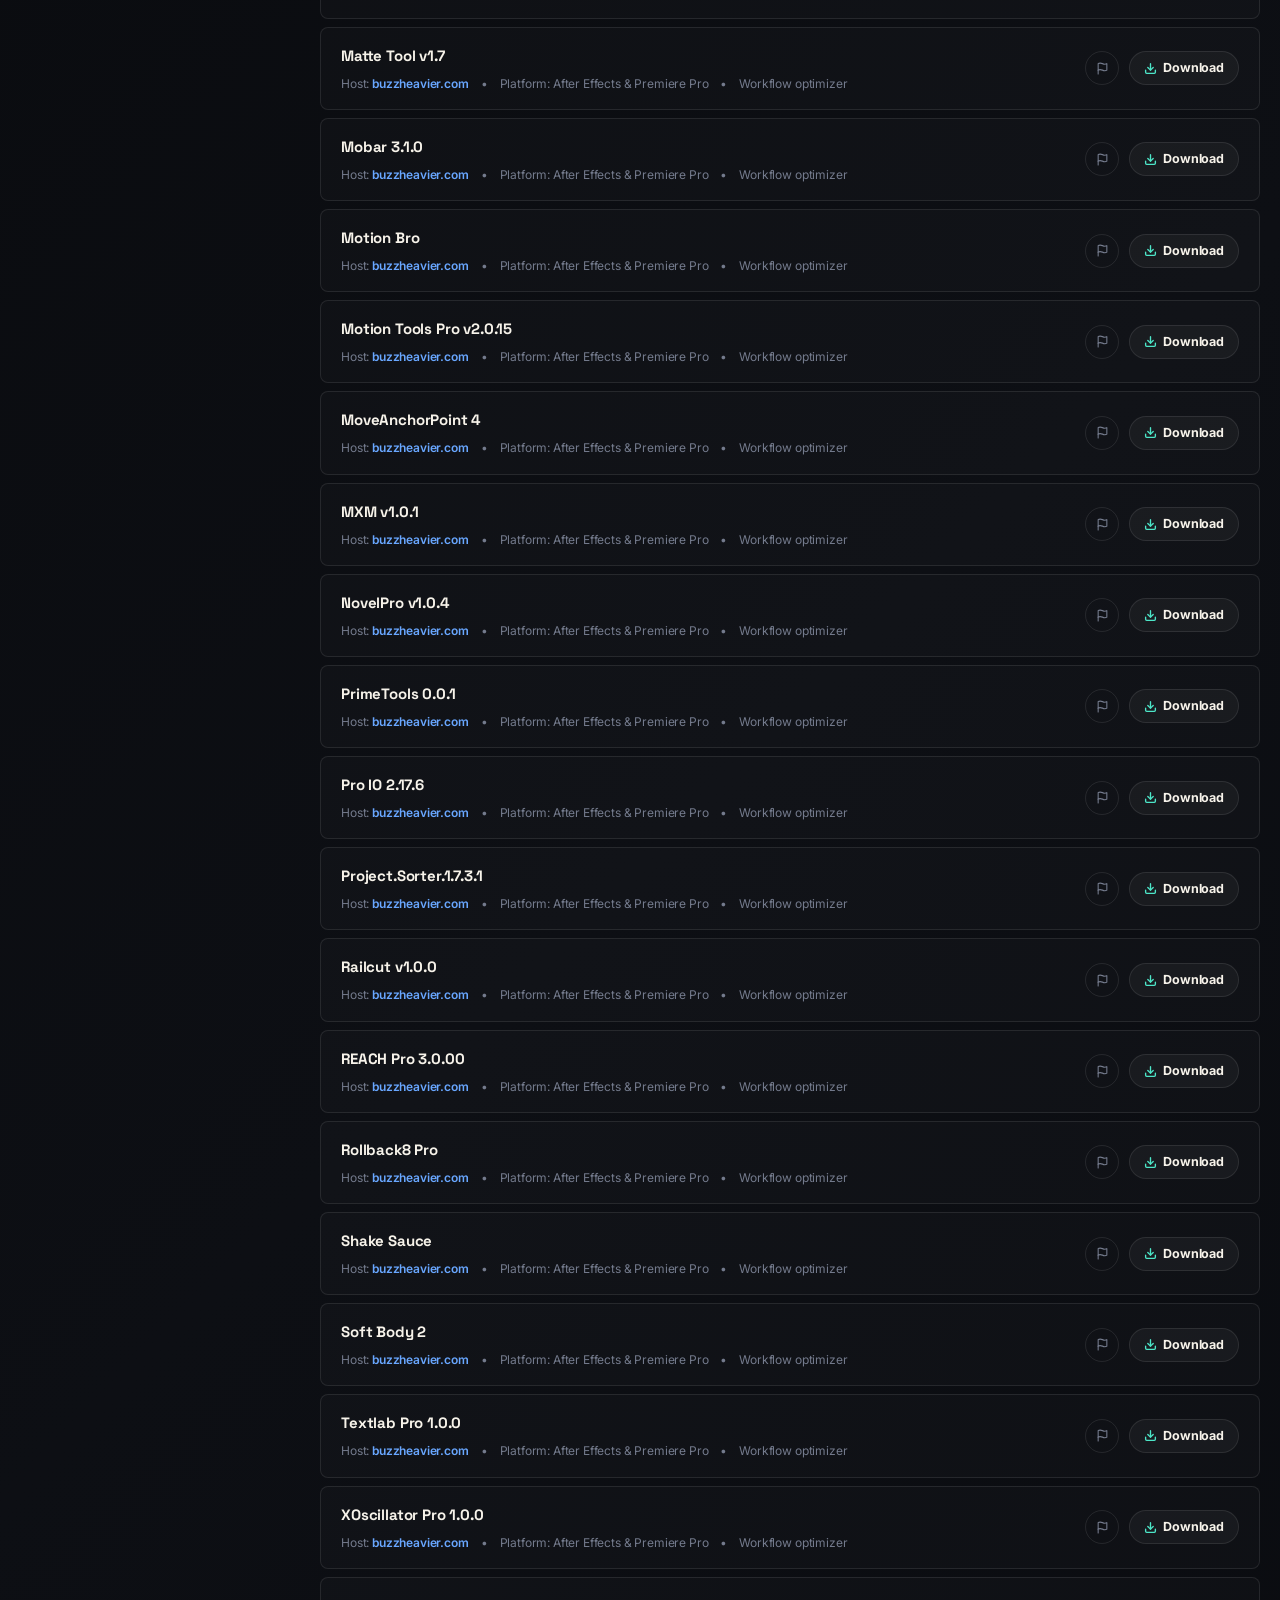
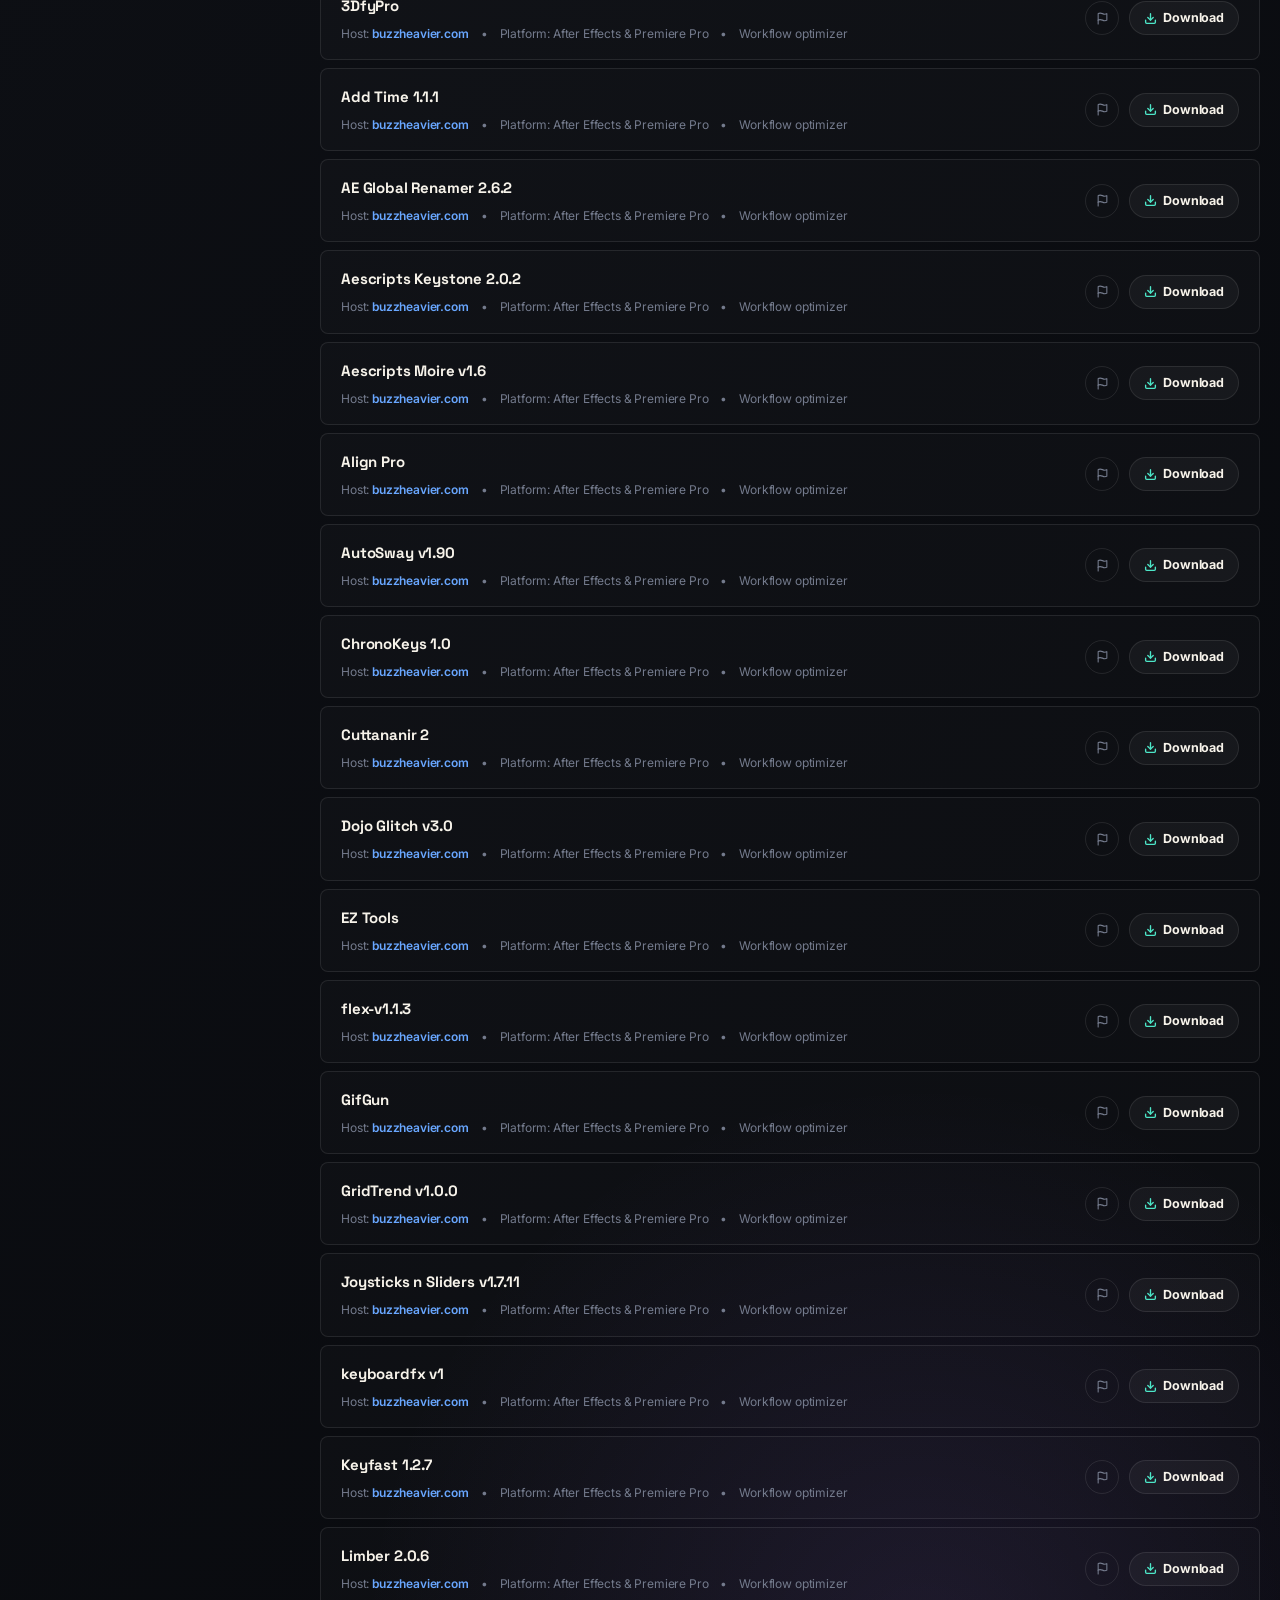
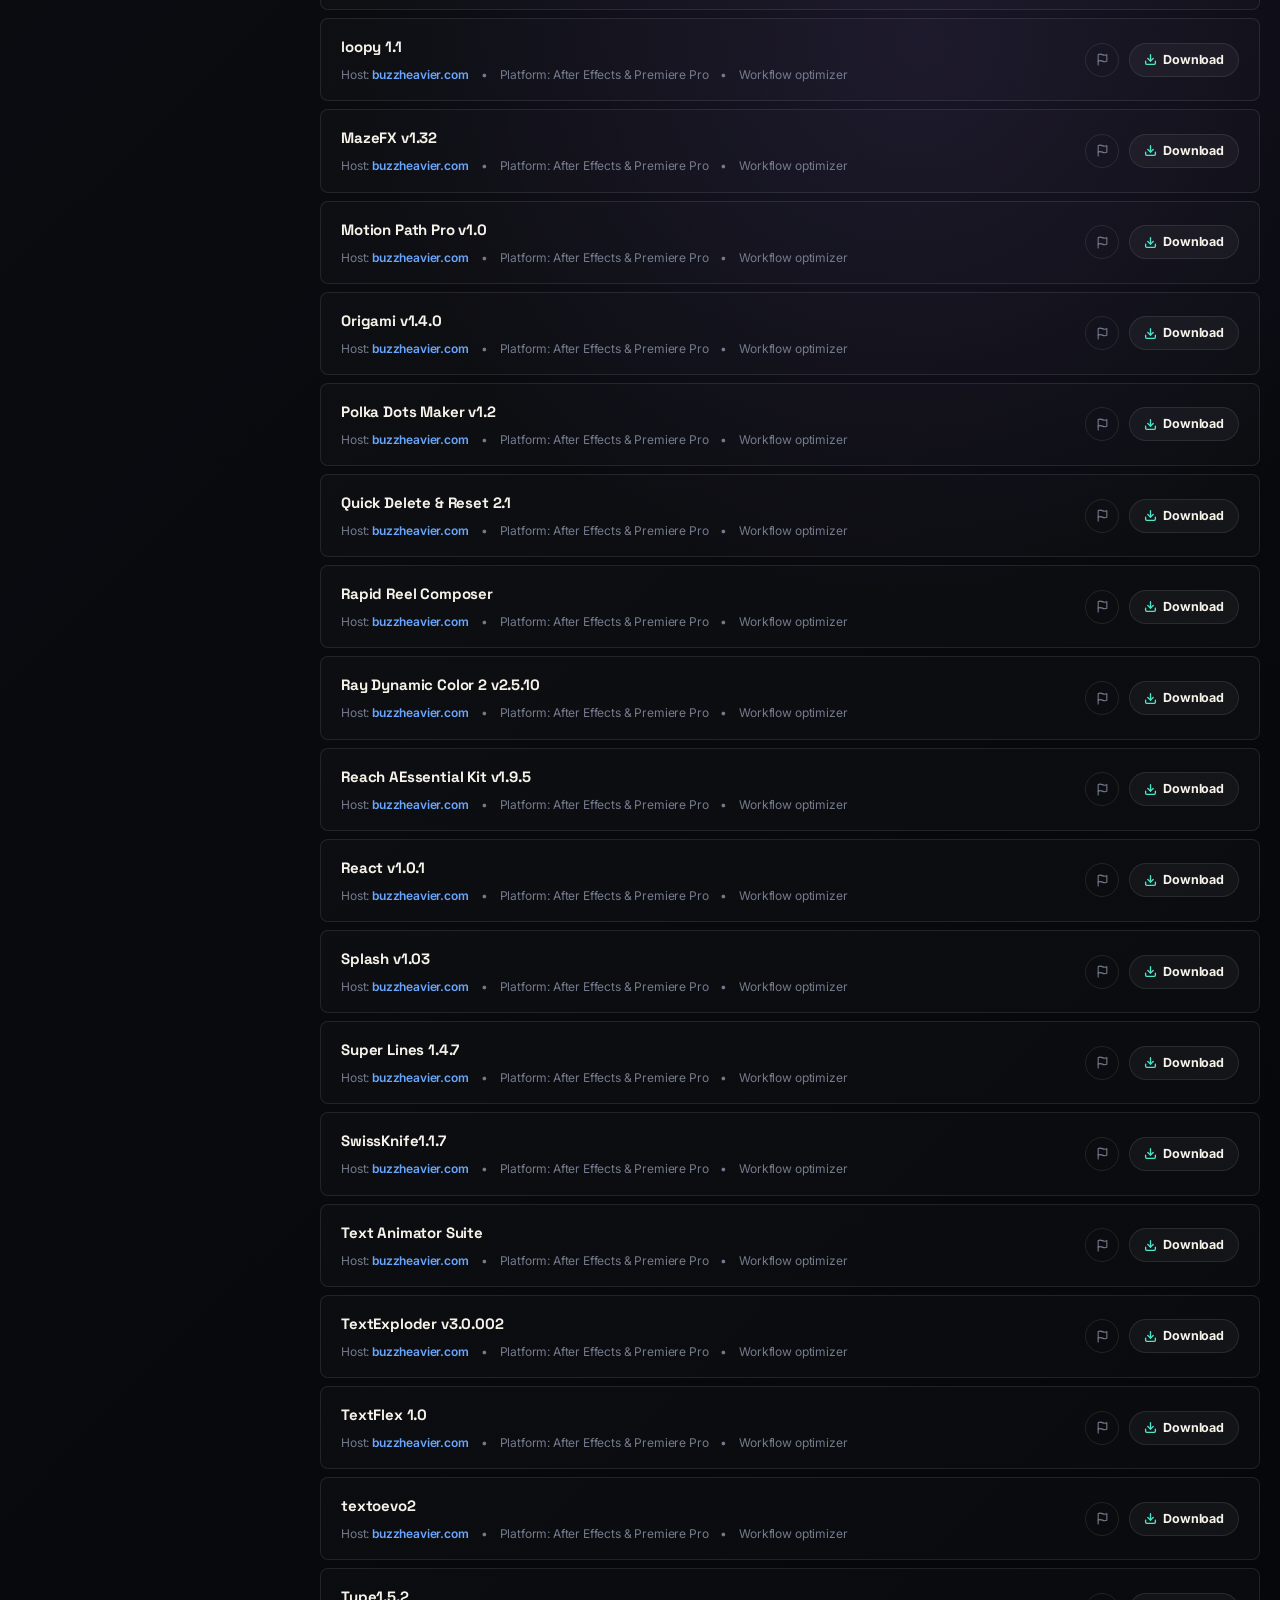
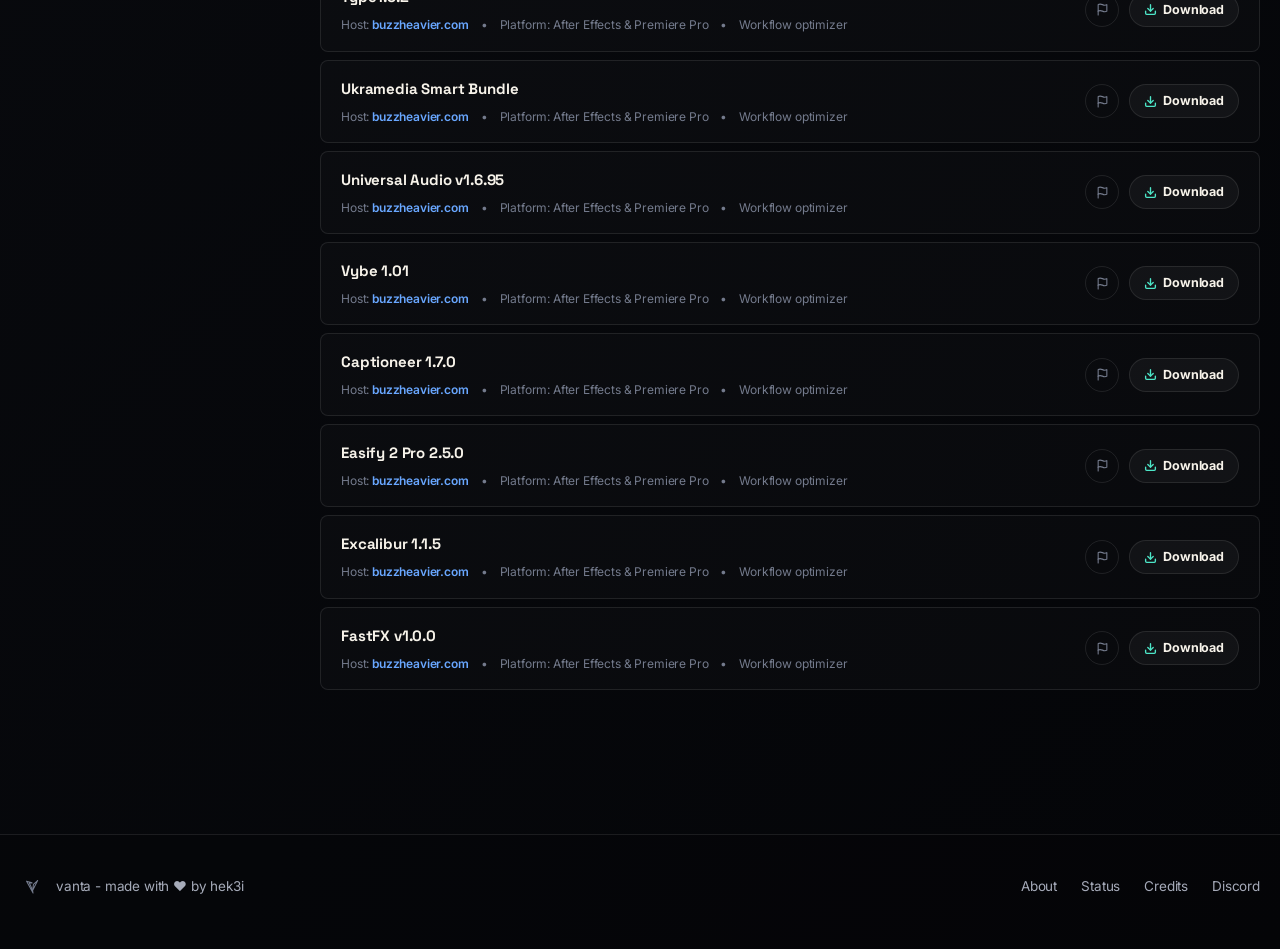
<file: extensions.html>
<!doctype html>
<html lang="en">
<head>
  <meta charset="utf-8">
  <meta name="viewport" content="width=device-width, initial-scale=1">
  <title>Extensions & Scripts - vanta</title>
  <meta name="description" content="After Effects extensions, JSX scripts, panels, and Premiere presets.">
  
  <link rel="preconnect" href="https://fonts.googleapis.com">
  <link rel="preconnect" href="https://fonts.gstatic.com" crossorigin>
  <link href="https://fonts.googleapis.com/css2?family=Instrument+Serif:ital@0;1&family=Inter:wght@400;500;600;700;800;900&family=Space+Grotesk:wght@500;600;700&display=swap" rel="stylesheet">
  
  <link rel="stylesheet" href="vanta.css">
</head>
<body>
  <!-- Header -->
  <header class="topbar">
    <nav class="shell nav" aria-label="Primary navigation">
      <a class="brand" href="index.html">
        <svg class="brand-logo" viewBox="0 0 1000 1000" fill="none">
          <path d="M 275,256 L 545,750 L 512,608 L 385,325 L 500,328 Z" stroke="currentColor" stroke-width="36" stroke-linecap="round" stroke-linejoin="round" />
          <path d="M 525,642 L 735,230 L 560,395 Z" stroke="currentColor" stroke-width="36" stroke-linecap="round" stroke-linejoin="round" />
        </svg>
        <span>vanta</span>
      </a>
      <div class="nav-links">
        <a href="index.html">Home</a>
        <a href="windows.html">Windows</a>
        <a href="macos.html">macOS</a>
        <a href="extensions.html" class="active">Extensions</a>
        <a href="resources.html">Assets</a>
        <a href="guides.html">Guides</a>
        <a href="tutorials.html">Tutorials</a>
        <a href="faq.html">FAQ</a>
      </div>
      <div class="nav-right-actions">
        <button class="search-trigger-btn" aria-label="Open search">
          <svg width="15" height="15" viewBox="0 0 20 20" fill="none" aria-hidden="true">
            <circle cx="8.5" cy="8.5" r="6" stroke="currentColor" stroke-width="2.2"></circle>
            <path d="M13 13l4 4" stroke="currentColor" stroke-width="2.2" stroke-linecap="round"></path>
          </svg>
          <span>Search</span>
          <kbd style="opacity: 0.5; font-size: 10px;">Ctrl K</kbd>
        </button>
      </div>
    </nav>
  </header>

  <!-- Content Container -->
  <div class="shell doc-container">
    <!-- Sidebar -->
    <aside class="doc-sidebar">
      <div class="doc-sidebar-group">
        <span class="doc-sidebar-label">Platform Directory</span>
        <div class="doc-sidebar-links">
          <a href="windows.html" class="doc-sidebar-link">Windows Catalog</a>
          <a href="macos.html" class="doc-sidebar-link">macOS Catalog</a>
          <a href="extensions.html" class="doc-sidebar-link active">Extensions & Scripts</a>
          <a href="archives.html" class="doc-sidebar-link">Archives (Legacy)</a>
        </div>
      </div>
      <div class="doc-sidebar-group">
        <span class="doc-sidebar-label">Filter Category</span>
        <div class="doc-sidebar-links" id="sidebar-filters">
          <a href="#" class="doc-sidebar-link active" data-filter="all">All Packages</a>
          <a href="#" class="doc-sidebar-link" data-filter="Extensions">Extensions (ZXP)</a>
          <a href="#" class="doc-sidebar-link" data-filter="Scripts">After Effects Scripts</a>
          <a href="#" class="doc-sidebar-link" data-filter="Premiere Scripts">Premiere Pro Scripts</a>
        </div>
      </div>
      <div class="doc-sidebar-group">
        <span class="doc-sidebar-label">Installation Guides</span>
        <div class="doc-sidebar-links">
          <a href="guides.html?guide=guides_after-effects-installation-paths" class="doc-sidebar-link">AE Install Paths</a>
          <a href="guides.html?guide=guides_plugin-install-locations" class="doc-sidebar-link">Plugin Directories</a>
          <a href="guides.html?guide=extensions" class="doc-sidebar-link">Extensions Info</a>
        </div>
      </div>
    </aside>

    <!-- Content Pane -->
    <main class="doc-content">
      <header class="page-header">
        <h1>Extensions & <em>Scripts</em> Catalog</h1>
        <p>A library of host panels, ZXP packages, jsx workflow boosters, script bundles, and visual editors.</p>
        <span class="badge-tag ae">Extensions & Scripts</span>
      </header>

      <!-- Search Controls -->
      <div class="search-controls">
        <div class="search-input-wrap">
          <svg width="18" height="18" viewBox="0 0 20 20" fill="none" aria-hidden="true">
            <circle cx="8.5" cy="8.5" r="6" stroke="currentColor" stroke-width="2.2"></circle>
            <path d="M13 13l4 4" stroke="currentColor" stroke-width="2.2" stroke-linecap="round"></path>
          </svg>
          <input type="search" id="catalog-search" placeholder="Search scripting panels, ZXPs, presets..." autocomplete="off">
        </div>
      </div>

      <!-- Catalog Container -->
      <div id="catalog-container">
        <!-- Rendered dynamically -->
        <div style="padding: 40px; text-align: center; color: var(--quiet);">Loading database...</div>
      </div>
    </main>
  </div>

  <!-- Footer -->
  <footer>
    <div class="shell footer-inner">
      <div class="footer-left">
        <svg viewBox="0 0 1000 1000" fill="none" style="width: 24px; height: 24px;">
          <path d="M 275,256 L 545,750 L 512,608 L 385,325 L 500,328 Z" stroke="currentColor" stroke-width="44" stroke-linecap="round" stroke-linejoin="round" />
          <path d="M 525,642 L 735,230 L 560,395 Z" stroke="currentColor" stroke-width="44" stroke-linecap="round" stroke-linejoin="round" />
        </svg>
        <span>vanta - made with ❤️ by <a href="https://hek3i.cc/">hek3i</a></span>
      </div>
      <div class="footer-right">
        <a href="about.html">About</a>
        <a href="status.html">Status</a>
        <a href="credits.html">Credits</a>
        <a href="https://dcd.gg/vantaaa" target="_blank" rel="noopener">Discord</a>
      </div>
    </div>
  </footer>

  <!-- Scripts -->
  <script src="data/keyflame_db.js"></script>
  <script src="vanta.js"></script>
  <script>
    // Local Page Controller
    document.addEventListener("DOMContentLoaded", () => {
      const searchInput = document.getElementById("catalog-search");
      const filterLinks = document.querySelectorAll("#sidebar-filters [data-filter]");
      let activeFilter = "all";
      let activeQuery = "";

      // Check URL parameters
      const urlParams = new URLSearchParams(window.location.search);
      const queryParam = urlParams.get("q");
      if (queryParam) {
        searchInput.value = queryParam;
        activeQuery = queryParam.toLowerCase();
      }

      // Sidebar filter clicks
      filterLinks.forEach(link => {
        link.addEventListener("click", (e) => {
          e.preventDefault();
          filterLinks.forEach(fl => fl.classList.remove("active"));
          link.classList.add("active");
          activeFilter = link.getAttribute("data-filter");
          renderExtensionsCatalog();
        });
      });

      // Search inputs
      searchInput.addEventListener("input", (e) => {
        activeQuery = e.target.value.trim().toLowerCase();
        renderExtensionsCatalog();
      });

      // Render Function
      function renderExtensionsCatalog() {
        const container = document.getElementById("catalog-container");
        if (!window.keyflameDb || !window.keyflameDb.extensions) {
          container.innerHTML = `<div style="padding: 40px; text-align: center; color: var(--hot);">Database failed to load.</div>`;
          return;
        }

        const items = window.keyflameDb.extensions;
        
        // Filter items
        const filteredItems = items.filter(item => {
          const matchesQuery = item.name.toLowerCase().includes(activeQuery) || 
                               item.category.toLowerCase().includes(activeQuery);
          const matchesFilter = activeFilter === "all" || item.category === activeFilter;
          return matchesQuery && matchesFilter;
        });

        if (filteredItems.length === 0) {
          container.innerHTML = `<div style="padding: 40px; text-align: center; color: var(--quiet);">No matching records found.</div>`;
          return;
        }

        // Group by category
        const groups = {};
        filteredItems.forEach(item => {
          if (!groups[item.category]) groups[item.category] = [];
          groups[item.category].push(item);
        });

        // Generate HTML
        let html = "";
        Object.keys(groups).sort().forEach(catName => {
          const catItems = groups[catName];
          html += `
            <div class="catalog-section-group">
              <div class="catalog-group-header">
                <span class="catalog-group-title">${catName}</span>
                <span class="catalog-group-count">${catItems.length} records</span>
              </div>
              <div class="catalog-list">
                ${catItems.map(item => `
                  <div class="catalog-item">
                    <div class="catalog-item-info">
                      <span class="catalog-item-name">${item.name}</span>
                      <div class="catalog-item-meta">
                        <span>Host: <b class="catalog-item-host">${item.host}</b></span>
                        <span>•</span>
                        <span>Platform: After Effects & Premiere Pro</span>
                        <span>•</span>
                        <span>Workflow optimizer</span>
                      </div>
                    </div>
                    <div class="catalog-item-actions">
                      <button class="report-btn" title="Report broken link" onclick="window.location.href='status.html?report=${encodeURIComponent(item.name)}'">
                        <svg width="13" height="13" viewBox="0 0 24 24" fill="none" stroke="currentColor" stroke-width="2">
                          <path d="M4 15s1-1 4-1 5 2 8 2 4-1 4-1V3s-1 1-4 1-5-2-8-2-4 1-4 1z" stroke-linecap="round" stroke-linejoin="round"/>
                          <line x1="4" y1="22" x2="4" y2="15" stroke-linecap="round"/>
                        </svg>
                      </button>
                      <a href="${item.downloadUrl}" class="dl-btn" target="_blank" rel="noopener">
                        <svg width="13" height="13" viewBox="0 0 24 24" fill="none" stroke="currentColor" stroke-width="2.5">
                          <path d="M21 15v4a2 2 0 0 1-2 2H5a2 2 0 0 1-2-2v-4" stroke-linecap="round" stroke-linejoin="round"/>
                          <polyline points="7 10 12 15 17 10" stroke-linecap="round" stroke-linejoin="round"/>
                          <line x1="12" y1="15" x2="12" y2="3" stroke-linecap="round" stroke-linejoin="round"/>
                        </svg>
                        <span>Download</span>
                      </a>
                    </div>
                  </div>
                `).join("")}
              </div>
            </div>
          `;
        });

        container.innerHTML = html;
      }

      // Initial Render
      renderExtensionsCatalog();
    });
  </script>
</body>
</html>
</file>
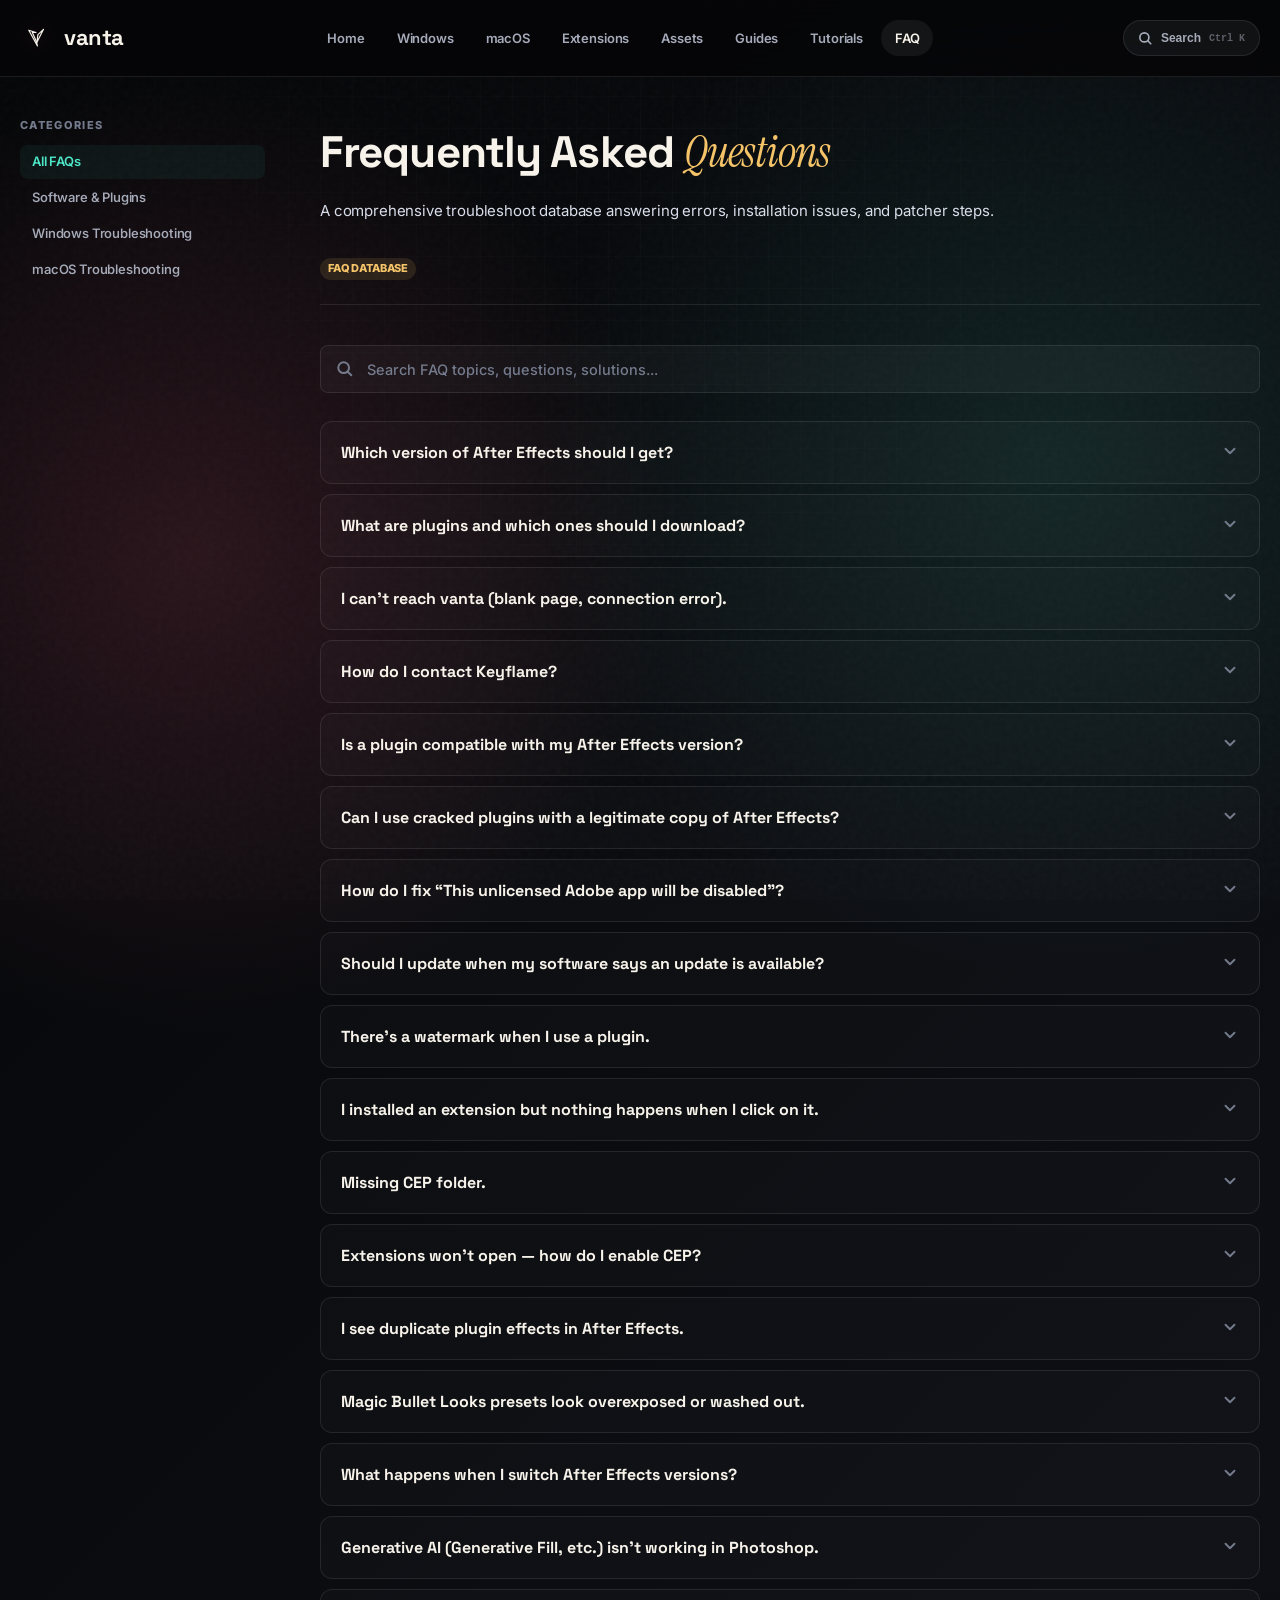
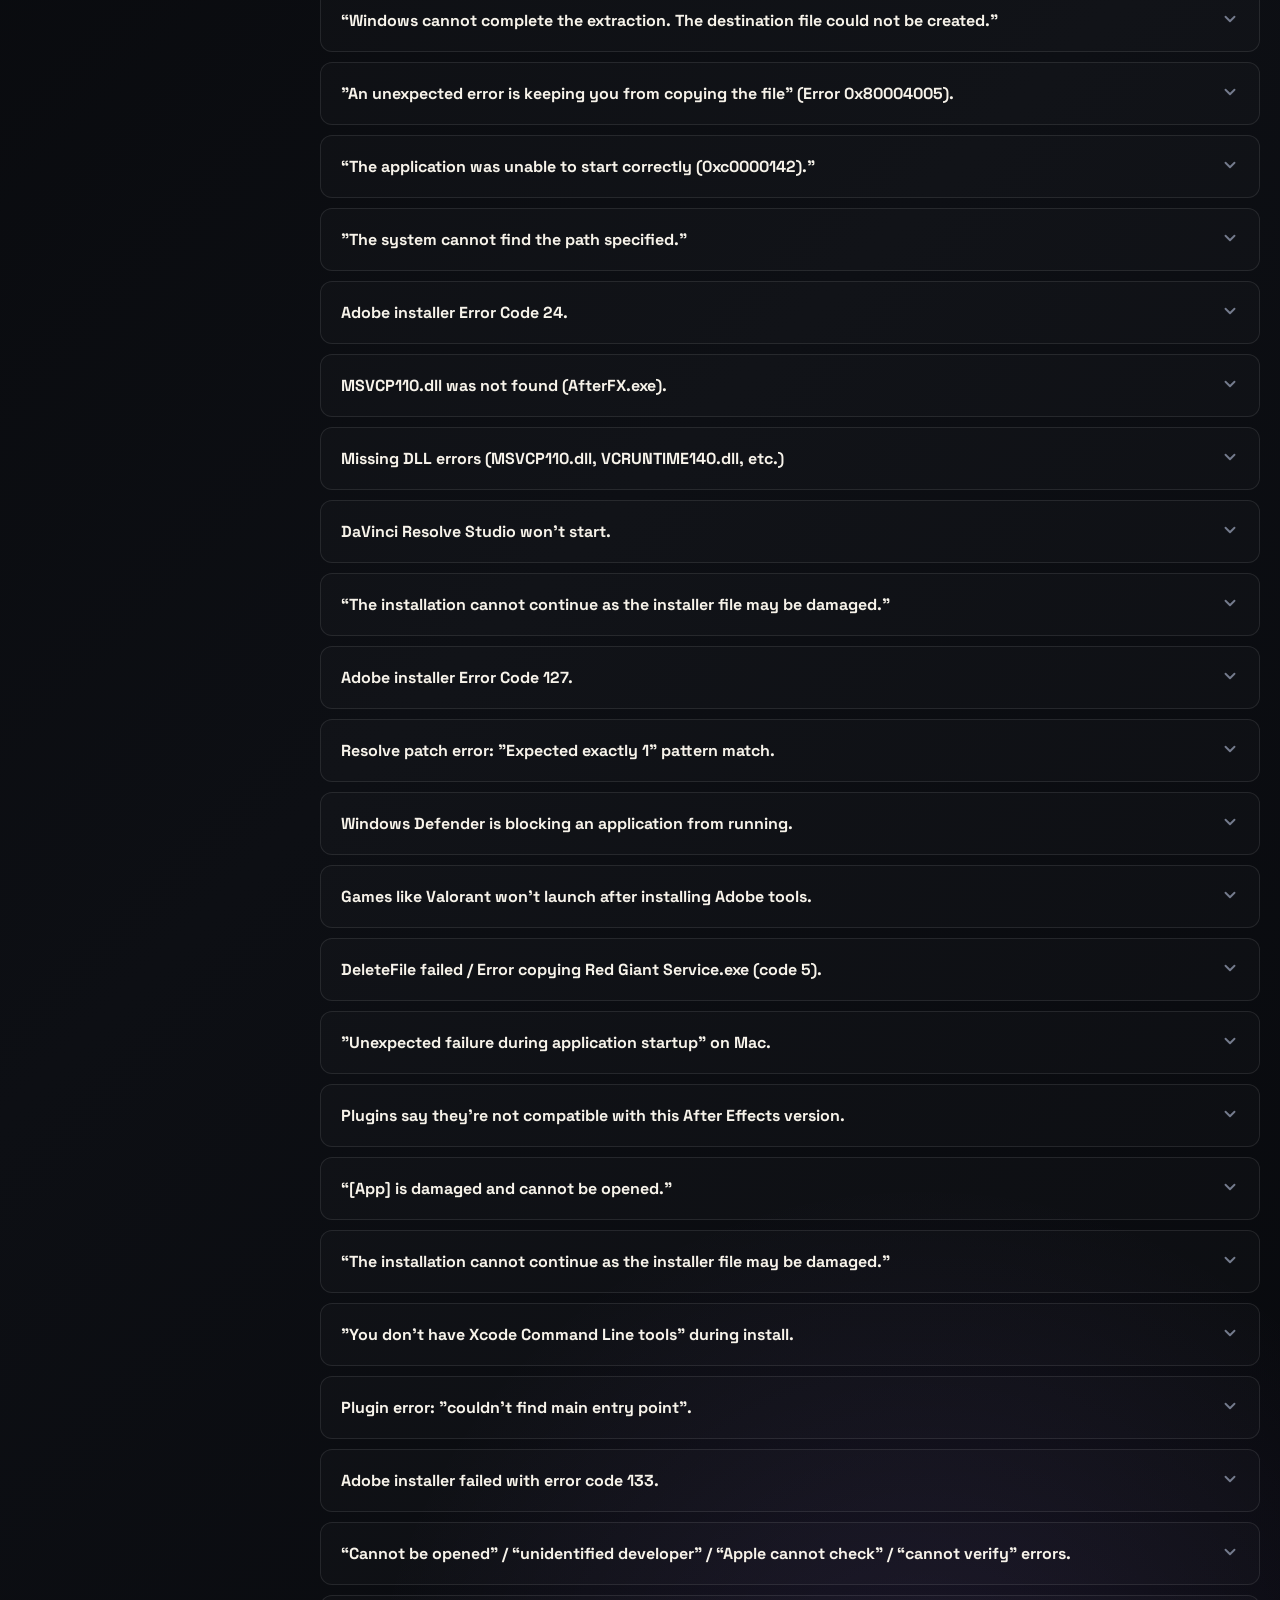
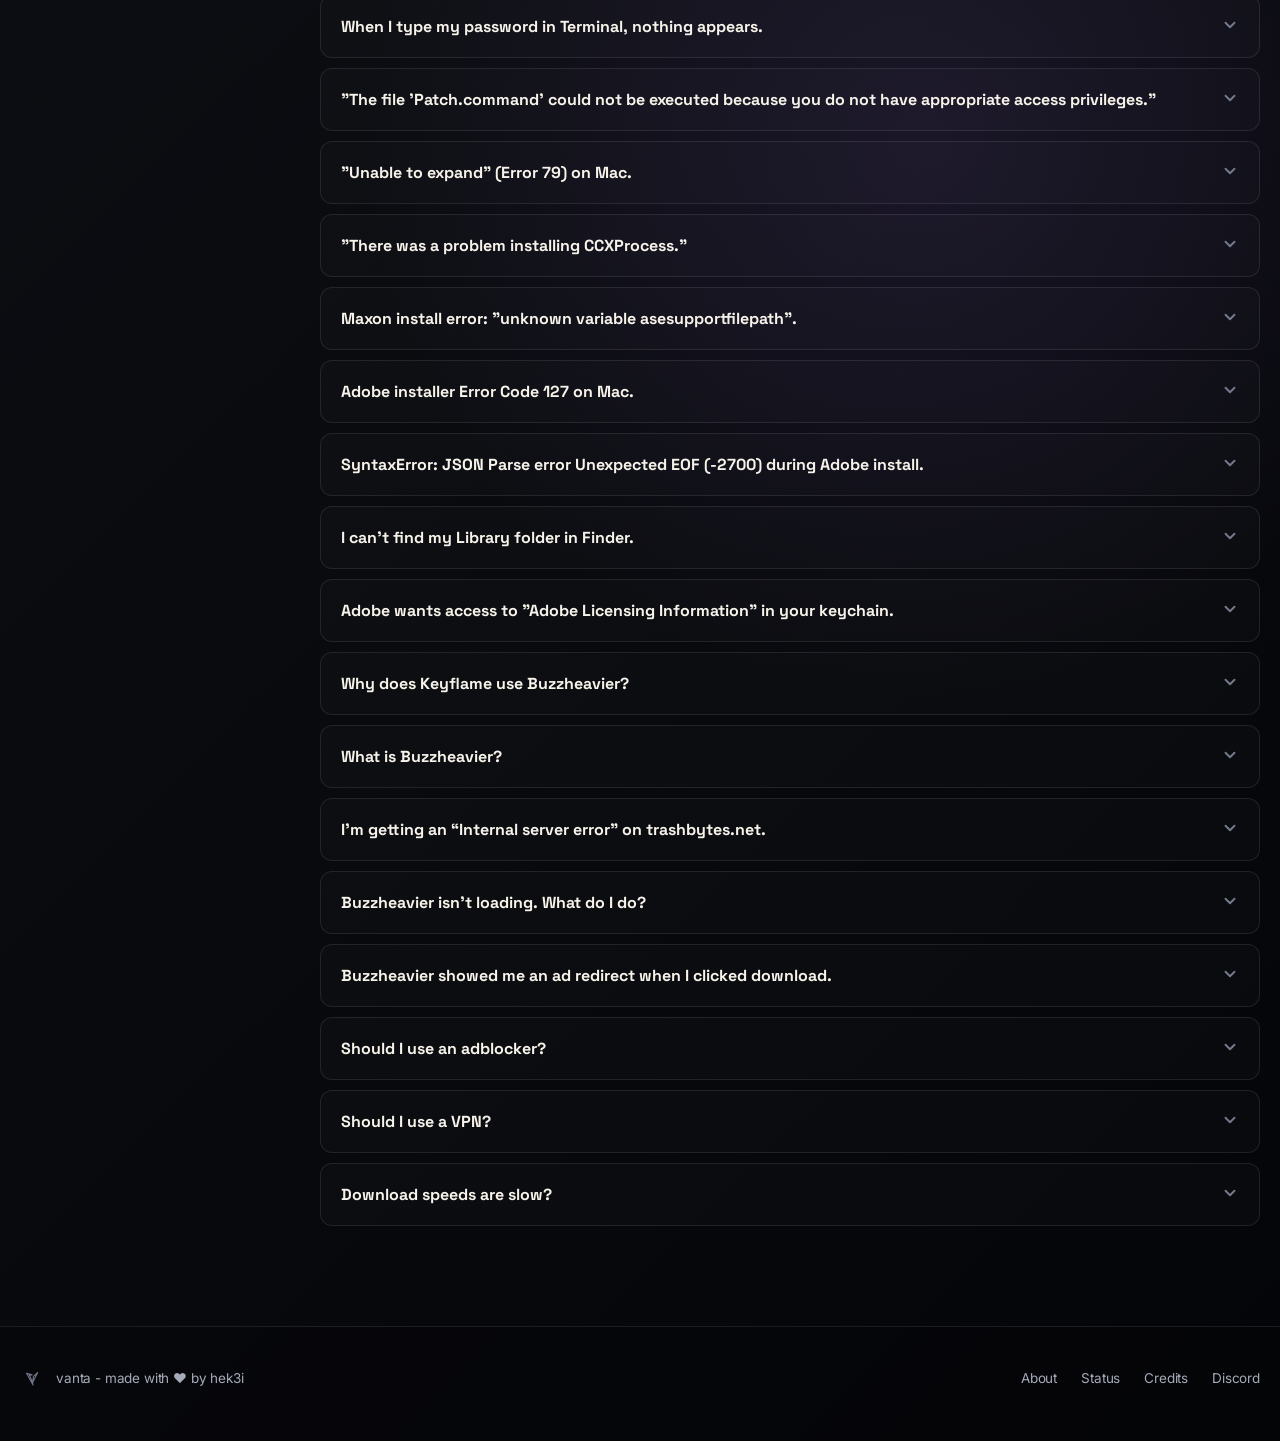
<file: faq.html>
<!doctype html>
<html lang="en">
<head>
  <meta charset="utf-8">
  <meta name="viewport" content="width=device-width, initial-scale=1">
  <title>Frequently Asked Questions - vanta</title>
  <meta name="description" content="Common video editing errors, installation fixes, and general troubleshooting FAQ.">
  
  <link rel="preconnect" href="https://fonts.googleapis.com">
  <link rel="preconnect" href="https://fonts.gstatic.com" crossorigin>
  <link href="https://fonts.googleapis.com/css2?family=Instrument+Serif:ital@0;1&family=Inter:wght@400;500;600;700;800;900&family=Space+Grotesk:wght@500;600;700&display=swap" rel="stylesheet">
  
  <link rel="stylesheet" href="vanta.css">
</head>
<body>
  <!-- Header -->
  <header class="topbar">
    <nav class="shell nav" aria-label="Primary navigation">
      <a class="brand" href="index.html">
        <svg class="brand-logo" viewBox="0 0 1000 1000" fill="none">
          <path d="M 275,256 L 545,750 L 512,608 L 385,325 L 500,328 Z" stroke="currentColor" stroke-width="36" stroke-linecap="round" stroke-linejoin="round" />
          <path d="M 525,642 L 735,230 L 560,395 Z" stroke="currentColor" stroke-width="36" stroke-linecap="round" stroke-linejoin="round" />
        </svg>
        <span>vanta</span>
      </a>
      <div class="nav-links">
        <a href="index.html">Home</a>
        <a href="windows.html">Windows</a>
        <a href="macos.html">macOS</a>
        <a href="extensions.html">Extensions</a>
        <a href="resources.html">Assets</a>
        <a href="guides.html">Guides</a>
        <a href="tutorials.html">Tutorials</a>
        <a href="faq.html" class="active">FAQ</a>
      </div>
      <div class="nav-right-actions">
        <button class="search-trigger-btn" aria-label="Open search">
          <svg width="15" height="15" viewBox="0 0 20 20" fill="none" aria-hidden="true">
            <circle cx="8.5" cy="8.5" r="6" stroke="currentColor" stroke-width="2.2"></circle>
            <path d="M13 13l4 4" stroke="currentColor" stroke-width="2.2" stroke-linecap="round"></path>
          </svg>
          <span>Search</span>
          <kbd style="opacity: 0.5; font-size: 10px;">Ctrl K</kbd>
        </button>
      </div>
    </nav>
  </header>

  <!-- Content Container -->
  <div class="shell doc-container">
    <!-- Sidebar -->
    <aside class="doc-sidebar">
      <div class="doc-sidebar-group">
        <span class="doc-sidebar-label">Categories</span>
        <div class="doc-sidebar-links" id="sidebar-filters">
          <a href="#" class="doc-sidebar-link active" data-filter="all">All FAQs</a>
          <a href="#" class="doc-sidebar-link" data-filter="Software & Plugins">Software & Plugins</a>
          <a href="#" class="doc-sidebar-link" data-filter="Windows">Windows Troubleshooting</a>
          <a href="#" class="doc-sidebar-link" data-filter="MacOS">macOS Troubleshooting</a>
        </div>
      </div>
    </aside>

    <!-- Content Pane -->
    <main class="doc-content">
      <header class="page-header">
        <h1>Frequently Asked <em>Questions</em></h1>
        <p>A comprehensive troubleshoot database answering errors, installation issues, and patcher steps.</p>
        <span class="badge-tag" style="background: rgba(245,196,105,0.12); color: var(--gold);">FAQ Database</span>
      </header>

      <!-- Search Controls -->
      <div class="search-controls">
        <div class="search-input-wrap">
          <svg width="18" height="18" viewBox="0 0 20 20" fill="none" aria-hidden="true">
            <circle cx="8.5" cy="8.5" r="6" stroke="currentColor" stroke-width="2.2"></circle>
            <path d="M13 13l4 4" stroke="currentColor" stroke-width="2.2" stroke-linecap="round"></path>
          </svg>
          <input type="search" id="catalog-search" placeholder="Search FAQ topics, questions, solutions..." autocomplete="off">
        </div>
      </div>

      <!-- FAQ Container -->
      <div class="faq-list" id="faq-container">
        <!-- Rendered dynamically -->
        <div style="padding: 40px; text-align: center; color: var(--quiet);">Loading FAQ...</div>
      </div>
    </main>
  </div>

  <!-- Footer -->
  <footer>
    <div class="shell footer-inner">
      <div class="footer-left">
        <svg viewBox="0 0 1000 1000" fill="none" style="width: 24px; height: 24px;">
          <path d="M 275,256 L 545,750 L 512,608 L 385,325 L 500,328 Z" stroke="currentColor" stroke-width="44" stroke-linecap="round" stroke-linejoin="round" />
          <path d="M 525,642 L 735,230 L 560,395 Z" stroke="currentColor" stroke-width="44" stroke-linecap="round" stroke-linejoin="round" />
        </svg>
        <span>vanta - made with ❤️ by <a href="https://hek3i.cc/">hek3i</a></span>
      </div>
      <div class="footer-right">
        <a href="about.html">About</a>
        <a href="status.html">Status</a>
        <a href="credits.html">Credits</a>
        <a href="https://dcd.gg/vantaaa" target="_blank" rel="noopener">Discord</a>
      </div>
    </div>
  </footer>

  <!-- Scripts -->
  <script src="data/keyflame_db.js"></script>
  <script src="vanta.js"></script>
  <script>
    document.addEventListener("DOMContentLoaded", () => {
      const searchInput = document.getElementById("catalog-search");
      const filterLinks = document.querySelectorAll("#sidebar-filters [data-filter]");
      let activeFilter = "all";
      let activeQuery = "";

      // Sidebar Filter clicks
      filterLinks.forEach(link => {
        link.addEventListener("click", (e) => {
          e.preventDefault();
          filterLinks.forEach(fl => fl.classList.remove("active"));
          link.classList.add("active");
          activeFilter = link.getAttribute("data-filter");
          renderFaq();
        });
      });

      // Search Input
      searchInput.addEventListener("input", (e) => {
        activeQuery = e.target.value.trim().toLowerCase();
        renderFaq();
      });

      function renderFaq() {
        const container = document.getElementById("faq-container");
        if (!window.keyflameDb || !window.keyflameDb.faq) {
          container.innerHTML = `<div style="padding: 40px; text-align: center; color: var(--hot);">Database failed to load.</div>`;
          return;
        }

        const items = window.keyflameDb.faq;

        // Check if URL specifies a particular FAQ index to open
        const urlParams = new URLSearchParams(window.location.search);
        const faqIndexParam = urlParams.get("faq");
        const targetIndex = faqIndexParam !== null ? parseInt(faqIndexParam) : -1;

        // Filter items
        const filteredItems = items.map((item, originalIndex) => ({
          ...item,
          originalIndex
        })).filter(item => {
          const matchesQuery = item.question.toLowerCase().includes(activeQuery) || 
                               item.answer.toLowerCase().includes(activeQuery);
          const matchesFilter = activeFilter === "all" || item.category === activeFilter;
          return matchesQuery && matchesFilter;
        });

        if (filteredItems.length === 0) {
          container.innerHTML = `<div style="padding: 40px; text-align: center; color: var(--quiet);">No matching FAQ records found.</div>`;
          return;
        }

        // Generate Accordion HTML
        container.innerHTML = filteredItems.map(item => {
          const isOpen = item.originalIndex === targetIndex;
          return `
            <div class="faq-entry ${isOpen ? 'open' : ''}" id="faq-${item.originalIndex}">
              <button class="faq-header" onclick="toggleFaq(${item.originalIndex})">
                <span class="faq-question">${item.question}</span>
                <span class="faq-arrow">
                  <svg width="18" height="18" viewBox="0 0 24 24" fill="none" stroke="currentColor" stroke-width="2.5" stroke-linecap="round" stroke-linejoin="round">
                    <polyline points="6 9 12 15 18 9"/>
                  </svg>
                </span>
              </button>
              <div class="faq-body" style="${isOpen ? 'max-height: 1000px;' : ''}">
                <div class="faq-content">
                  <div style="font-size: 10px; font-weight: 800; text-transform: uppercase; color: var(--gold); margin-bottom: 12px; letter-spacing: 0.08em;">
                    Category: ${item.category}
                  </div>
                  <div>${item.answer}</div>
                </div>
              </div>
            </div>
          `;
        }).join("");
      }

      // FAQ Toggle Function
      window.toggleFaq = function(originalIndex) {
        const entry = document.getElementById(`faq-${originalIndex}`);
        const body = entry.querySelector(".faq-body");
        const isOpen = entry.classList.contains("open");

        if (isOpen) {
          entry.classList.remove("open");
          body.style.maxHeight = "0px";
        } else {
          entry.classList.add("open");
          body.style.maxHeight = body.scrollHeight + "px";
        }
      };

      // Initial Render
      renderFaq();
    });
  </script>
</body>
</html>
</file>
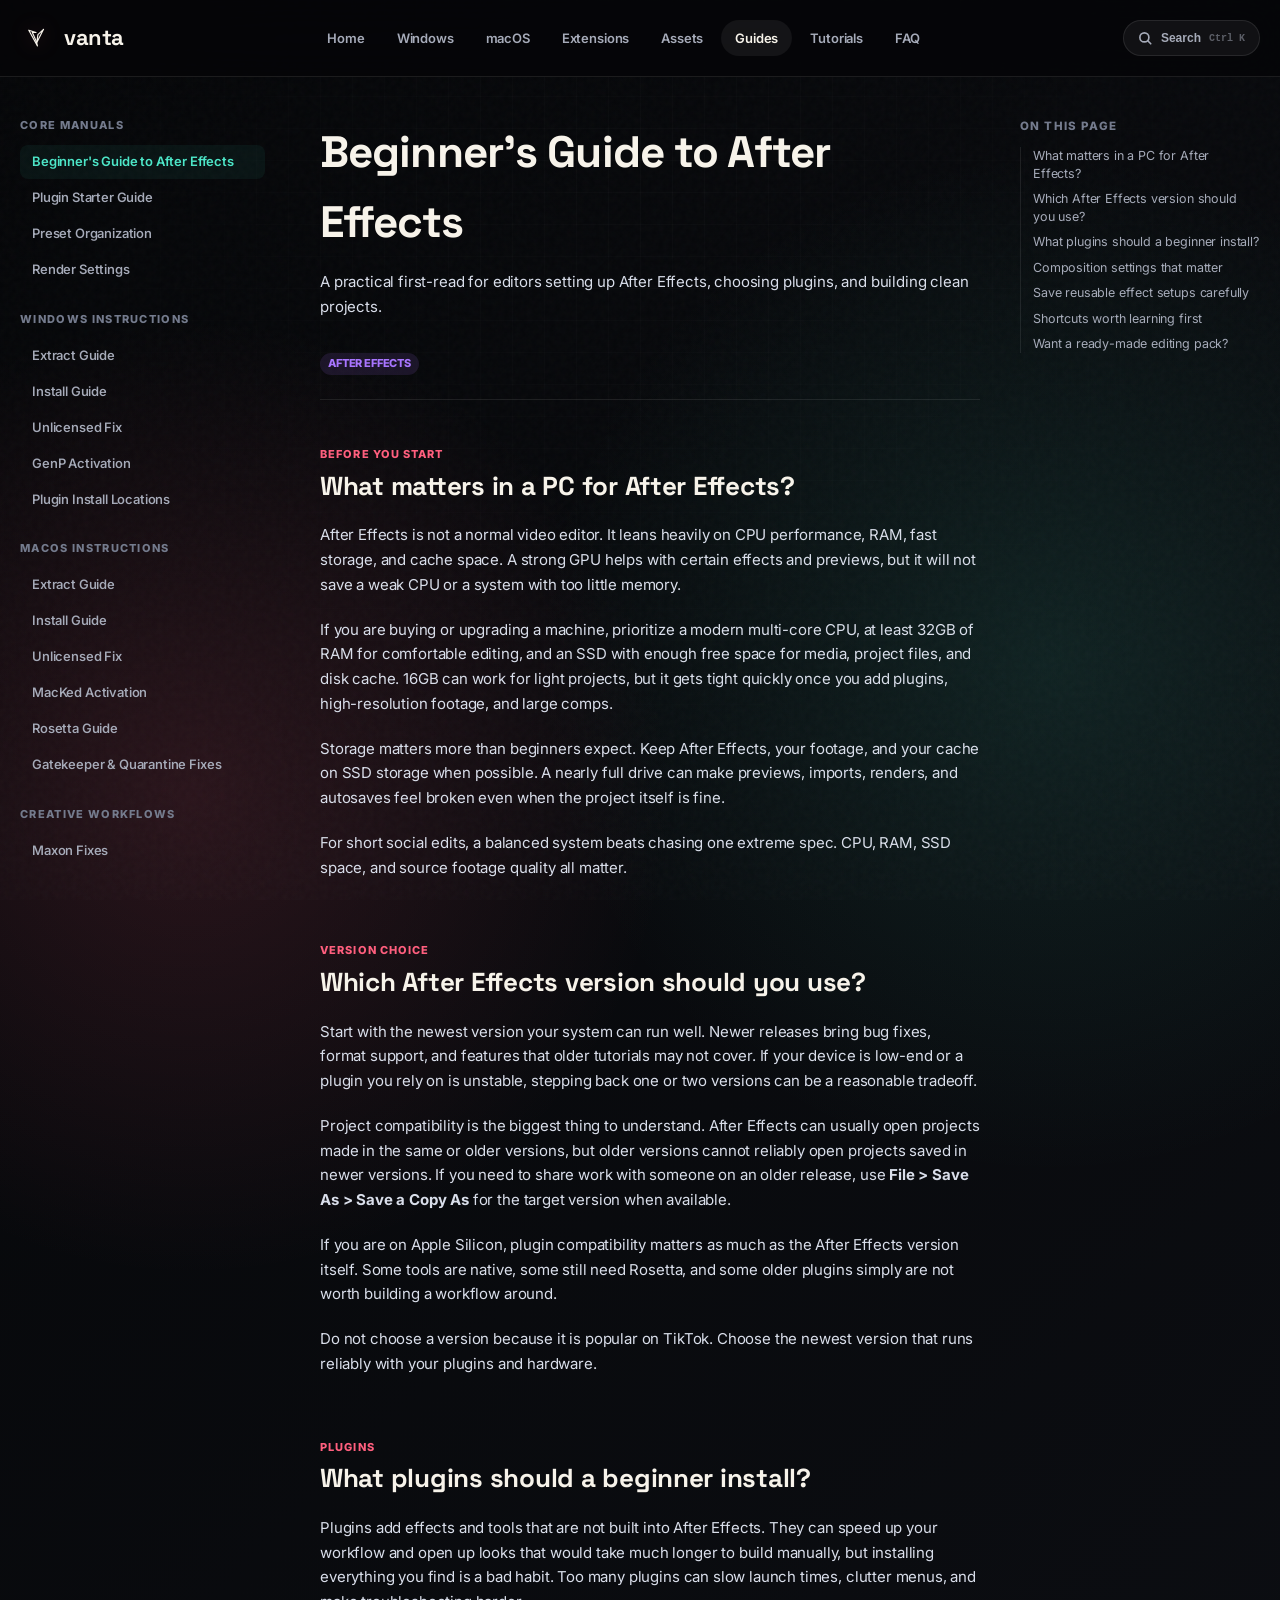
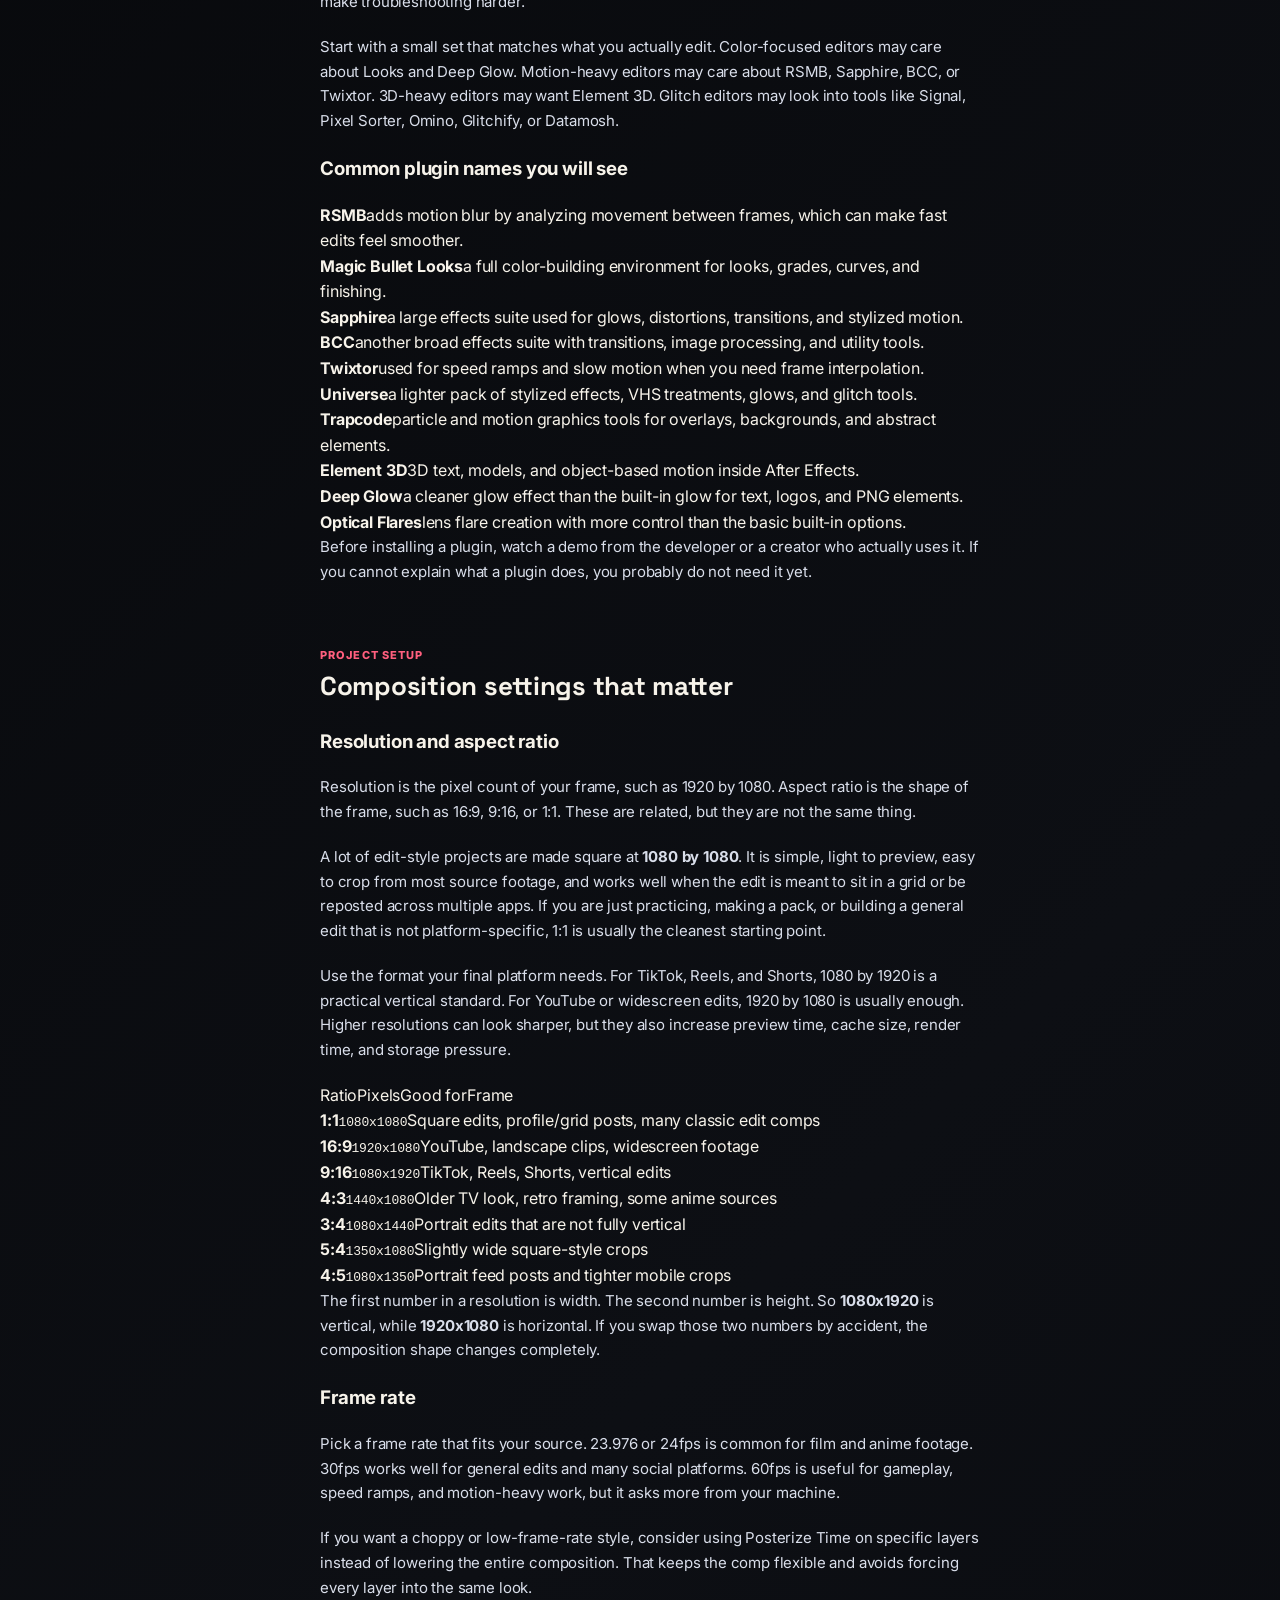
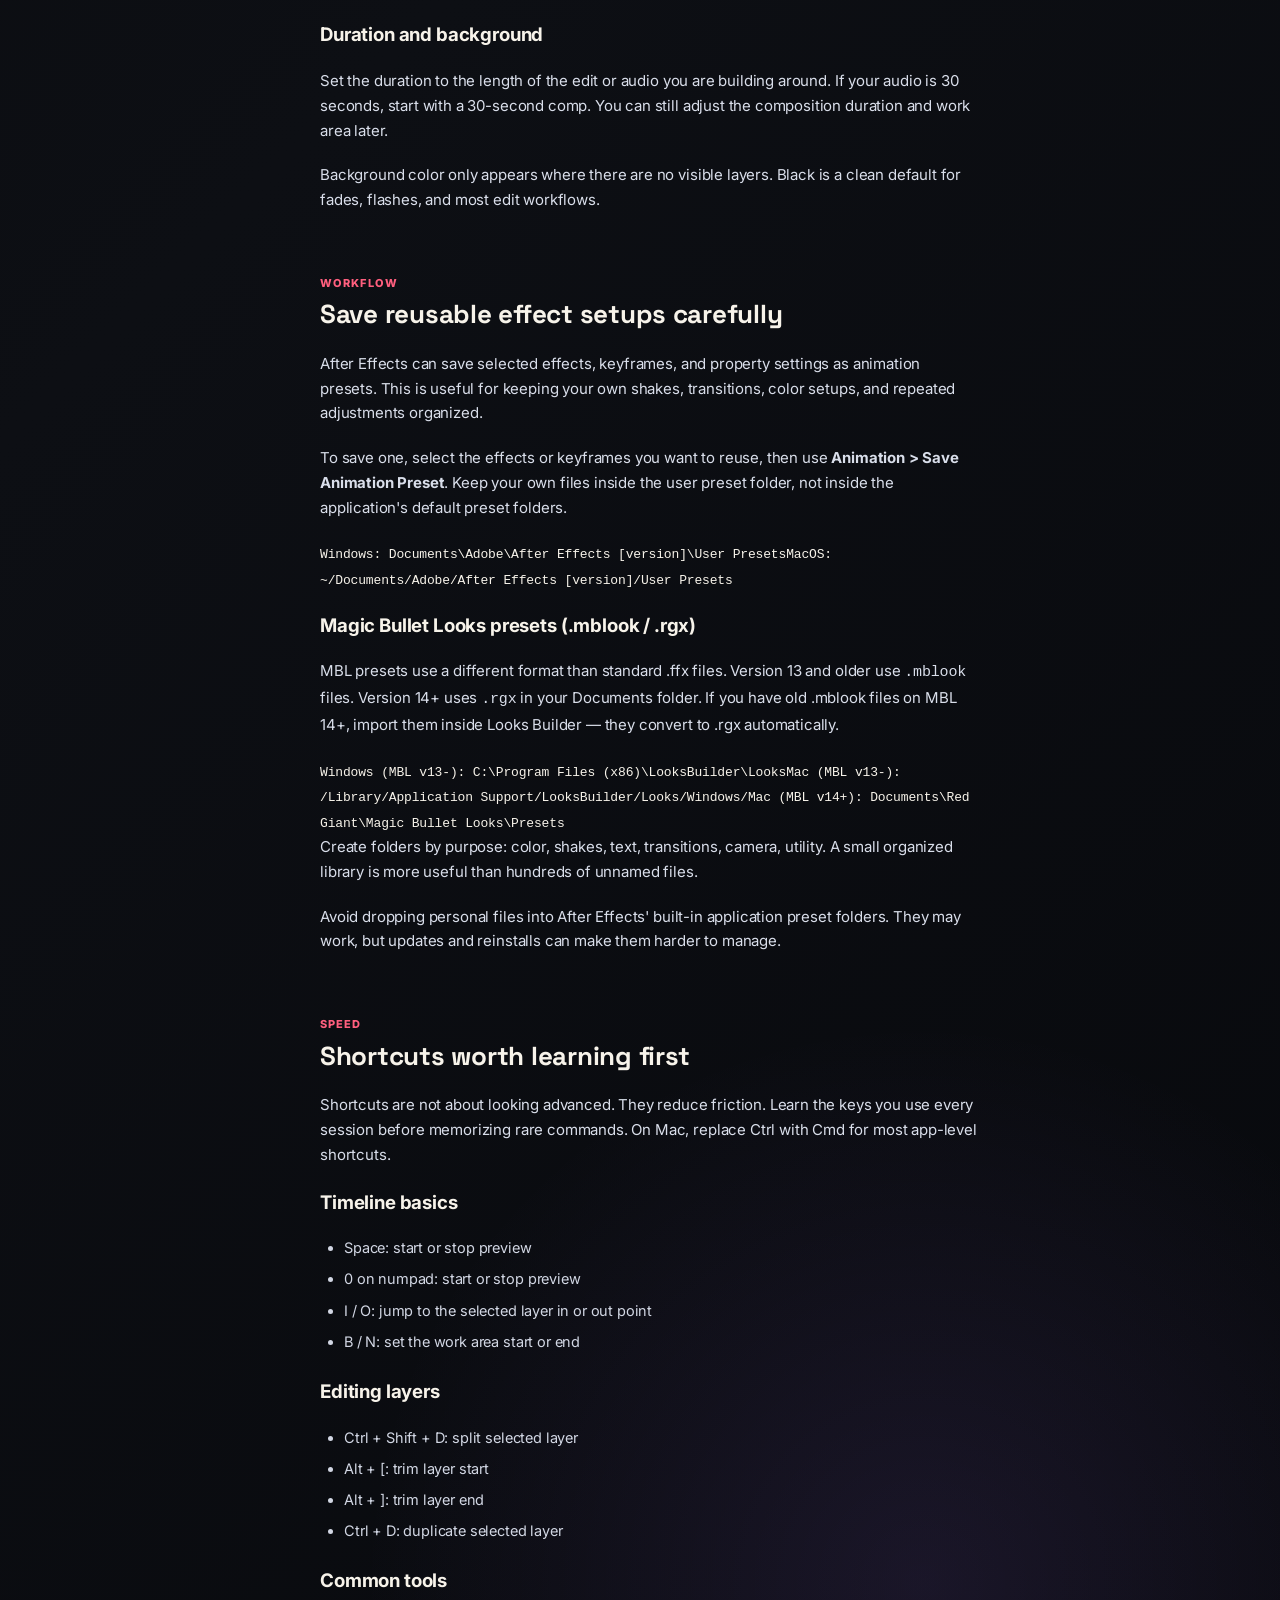
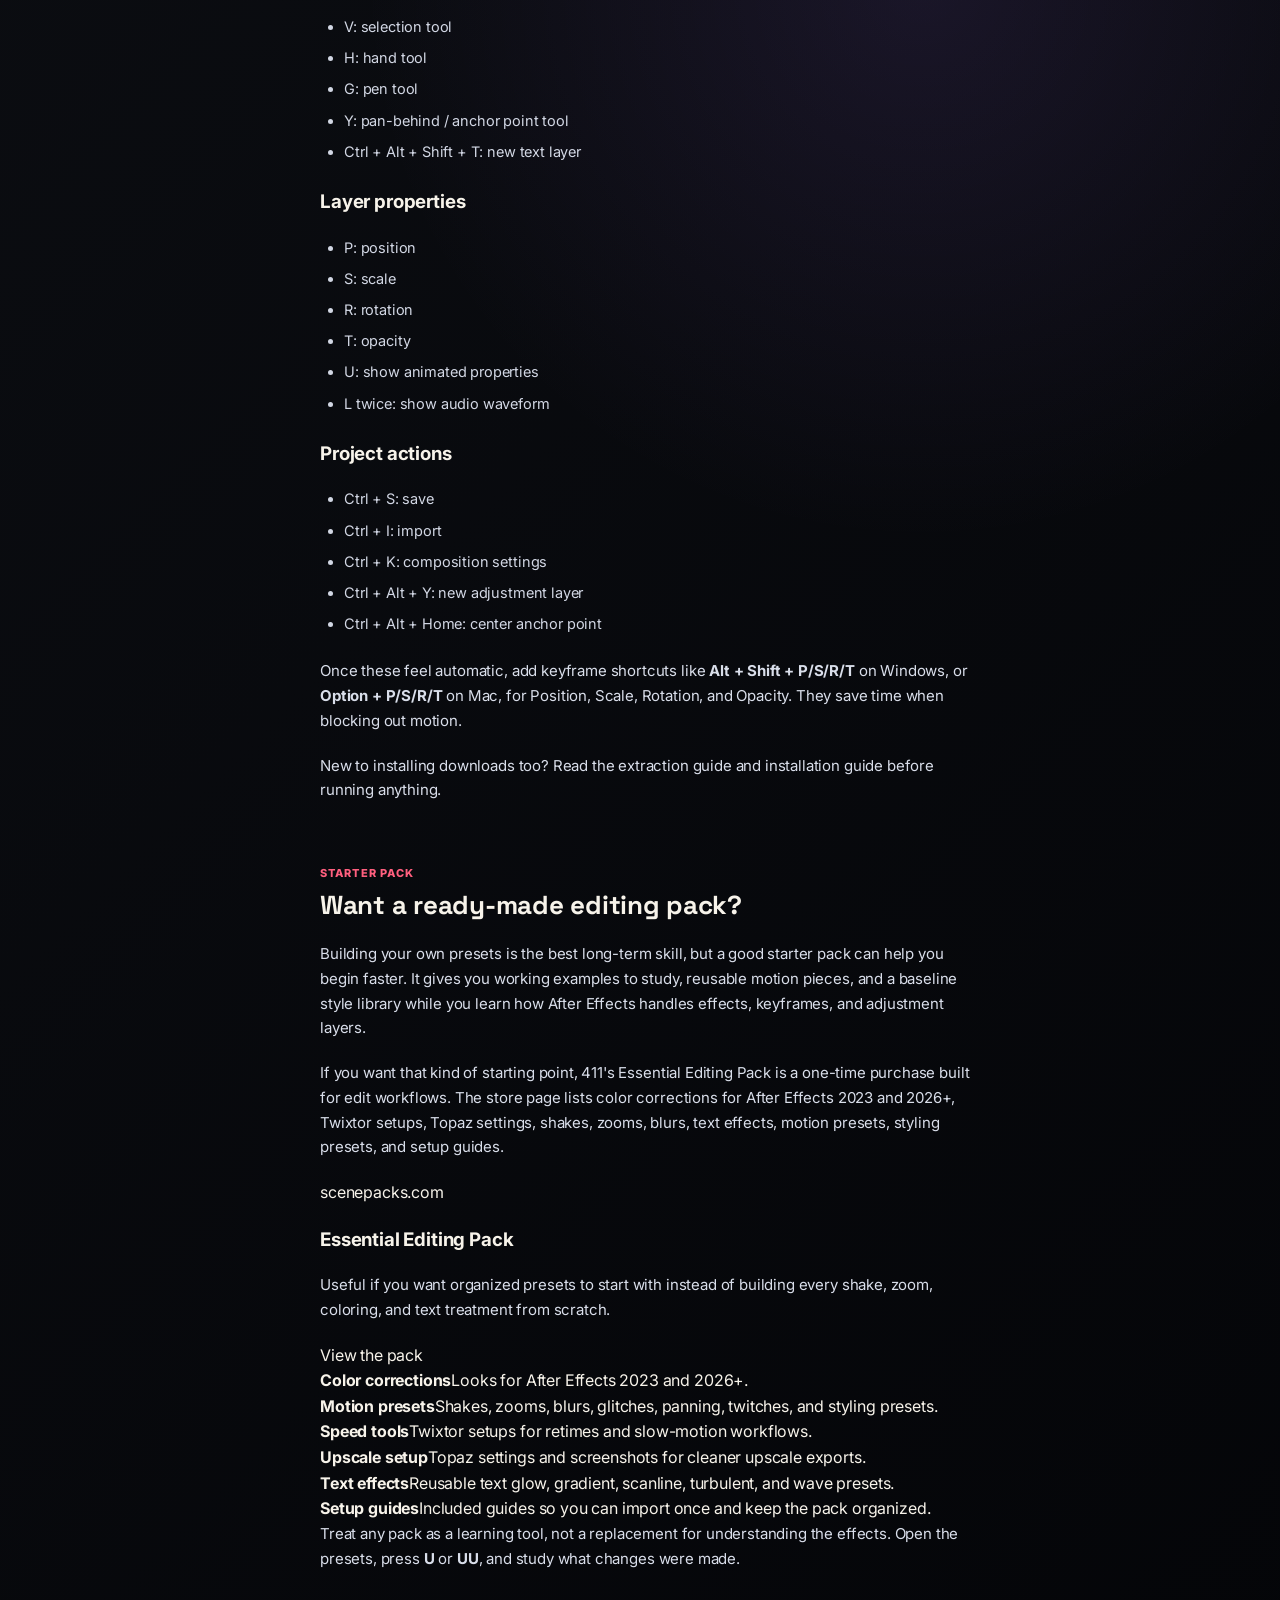
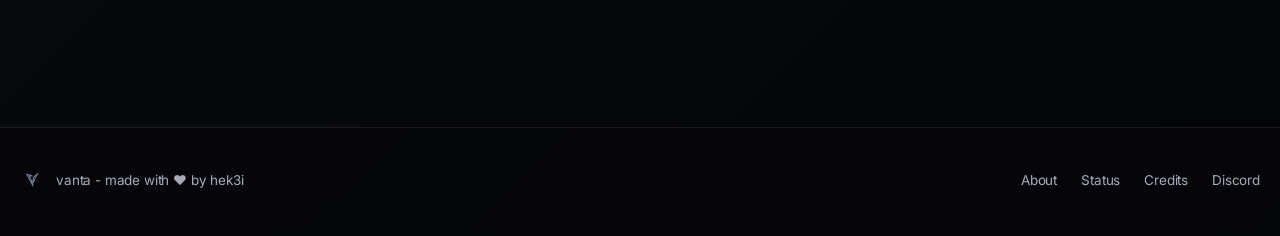
<file: guides.html>
<!doctype html>
<html lang="en">
<head>
  <meta charset="utf-8">
  <meta name="viewport" content="width=device-width, initial-scale=1">
  <title>Guides & Documentation - vanta</title>
  <meta name="description" content="Technical setup guides, configuration steps, and troubleshoot documentation for video editors.">
  
  <link rel="preconnect" href="https://fonts.googleapis.com">
  <link rel="preconnect" href="https://fonts.gstatic.com" crossorigin>
  <link href="https://fonts.googleapis.com/css2?family=Instrument+Serif:ital@0;1&family=Inter:wght@400;500;600;700;800;900&family=Space+Grotesk:wght@500;600;700&display=swap" rel="stylesheet">
  
  <link rel="stylesheet" href="vanta.css">
</head>
<body>
  <!-- Header -->
  <header class="topbar">
    <nav class="shell nav" aria-label="Primary navigation">
      <a class="brand" href="index.html">
        <svg class="brand-logo" viewBox="0 0 1000 1000" fill="none">
          <path d="M 275,256 L 545,750 L 512,608 L 385,325 L 500,328 Z" stroke="currentColor" stroke-width="36" stroke-linecap="round" stroke-linejoin="round" />
          <path d="M 525,642 L 735,230 L 560,395 Z" stroke="currentColor" stroke-width="36" stroke-linecap="round" stroke-linejoin="round" />
        </svg>
        <span>vanta</span>
      </a>
      <div class="nav-links">
        <a href="index.html">Home</a>
        <a href="windows.html">Windows</a>
        <a href="macos.html">macOS</a>
        <a href="extensions.html">Extensions</a>
        <a href="resources.html">Assets</a>
        <a href="guides.html" class="active">Guides</a>
        <a href="tutorials.html">Tutorials</a>
        <a href="faq.html">FAQ</a>
      </div>
      <div class="nav-right-actions">
        <button class="search-trigger-btn" aria-label="Open search">
          <svg width="15" height="15" viewBox="0 0 20 20" fill="none" aria-hidden="true">
            <circle cx="8.5" cy="8.5" r="6" stroke="currentColor" stroke-width="2.2"></circle>
            <path d="M13 13l4 4" stroke="currentColor" stroke-width="2.2" stroke-linecap="round"></path>
          </svg>
          <span>Search</span>
          <kbd style="opacity: 0.5; font-size: 10px;">Ctrl K</kbd>
        </button>
      </div>
    </nav>
  </header>

  <!-- Split Screen Doc Container -->
  <div class="shell doc-container-three-col">
    <!-- Left Navigation Sidebar -->
    <aside class="doc-sidebar">
      <div class="doc-sidebar-group">
        <span class="doc-sidebar-label">Core Manuals</span>
        <div class="doc-sidebar-links" id="sidebar-core">
          <!-- Rendered dynamically -->
        </div>
      </div>
      <div class="doc-sidebar-group">
        <span class="doc-sidebar-label">Windows Instructions</span>
        <div class="doc-sidebar-links" id="sidebar-win">
          <!-- Rendered dynamically -->
        </div>
      </div>
      <div class="doc-sidebar-group">
        <span class="doc-sidebar-label">macOS Instructions</span>
        <div class="doc-sidebar-links" id="sidebar-mac">
          <!-- Rendered dynamically -->
        </div>
      </div>
      <div class="doc-sidebar-group">
        <span class="doc-sidebar-label">Creative Workflows</span>
        <div class="doc-sidebar-links" id="sidebar-workflow">
          <!-- Rendered dynamically -->
        </div>
      </div>
    </aside>

    <!-- Center Content Reading Area -->
    <main class="doc-content" id="active-guide-content">
      <div style="padding: 40px; text-align: center; color: var(--quiet);">Loading guide content...</div>
    </main>

    <!-- Right Outline Navigation (Table of Contents) -->
    <aside class="doc-outline">
      <span class="doc-outline-title">On this page</span>
      <div class="doc-outline-links" id="active-guide-toc">
        <!-- Rendered dynamically -->
      </div>
    </aside>
  </div>

  <!-- Footer -->
  <footer>
    <div class="shell footer-inner">
      <div class="footer-left">
        <svg viewBox="0 0 1000 1000" fill="none" style="width: 24px; height: 24px;">
          <path d="M 275,256 L 545,750 L 512,608 L 385,325 L 500,328 Z" stroke="currentColor" stroke-width="44" stroke-linecap="round" stroke-linejoin="round" />
          <path d="M 525,642 L 735,230 L 560,395 Z" stroke="currentColor" stroke-width="44" stroke-linecap="round" stroke-linejoin="round" />
        </svg>
        <span>vanta - made with ❤️ by <a href="https://hek3i.cc/">hek3i</a></span>
      </div>
      <div class="footer-right">
        <a href="about.html">About</a>
        <a href="status.html">Status</a>
        <a href="credits.html">Credits</a>
        <a href="https://dcd.gg/vantaaa" target="_blank" rel="noopener">Discord</a>
      </div>
    </div>
  </footer>

  <!-- Scripts -->
  <script src="data/keyflame_db.js"></script>
  <script src="vanta.js"></script>
  <script>
    document.addEventListener("DOMContentLoaded", () => {
      // Guide list groups categorizer
      const groups = {
        core: ["beginners-guide", "guides_plugin-starter-guide", "guides_preset-organization", "guides_render-settings"],
        win: ["extract-win", "install-win", "unlicensed-win", "guides_genp-adobe-activation", "guides_plugin-install-locations"],
        mac: ["extract-mac", "install-mac", "unlicensed-mac", "guides_macked-adobe-activation", "guides_rosetta-m1-guide", "guides_gatekeeper-quarantine-fixes"],
        workflow: ["guides_maxon-red-giant-fixes", "guides_maxon-serial-filler-method", "guides_sourcing-anime-footage", "guides_changing-after-effects-version", "guides_after-effects-installation-paths", "guides_topaz-export-workflow", "guides_missing-effects-fix"]
      };

      // Load sidebars
      function buildSidebars() {
        if (!window.keyflameDb || !window.keyflameDb.guides) return;
        const guides = window.keyflameDb.guides;
        const guideMap = {};
        guides.forEach(g => { guideMap[g.slug] = g; });

        // Helper to render link
        const renderLink = (slug) => {
          const g = guideMap[slug];
          if (!g) return '';
          return `<a href="?guide=${slug}" class="doc-sidebar-link" data-slug="${slug}">${g.title}</a>`;
        };

        document.getElementById("sidebar-core").innerHTML = groups.core.map(renderLink).join("");
        document.getElementById("sidebar-win").innerHTML = groups.win.map(renderLink).join("");
        document.getElementById("sidebar-mac").innerHTML = groups.mac.map(renderLink).join("");
        document.getElementById("sidebar-workflow").innerHTML = groups.workflow.map(renderLink).join("");
      }

      // Render Active Guide Content
      function renderActiveGuide() {
        if (!window.keyflameDb || !window.keyflameDb.guides) return;
        const guides = window.keyflameDb.guides;

        // Get slug from query parameter
        const urlParams = new URLSearchParams(window.location.search);
        let slug = urlParams.get("guide");
        
        // Default to beginners-guide if empty or invalid
        if (!slug || !guides.some(g => g.slug === slug)) {
          slug = "beginners-guide";
        }

        const guide = guides.find(g => g.slug === slug);
        if (!guide) return;

        // Highlight sidebar links
        document.querySelectorAll(".doc-sidebar-link").forEach(link => {
          if (link.getAttribute("data-slug") === slug) {
            link.classList.add("active");
          } else {
            link.classList.remove("active");
          }
        });

        // Set content html
        const contentContainer = document.getElementById("active-guide-content");
        
        // Clean titles and formats
        let badgeType = "ae";
        if (slug.includes("win")) badgeType = "windows";
        if (slug.includes("mac")) badgeType = "macos";

        const sectionsHtml = guide.sections.map(sec => `
          <div id="${sec.id}" class="doc-section">
            ${sec.kicker ? `<span class="section-kicker">${sec.kicker}</span>` : ''}
            <h2>${sec.heading}</h2>
            <div>${sec.htmlContent}</div>
          </div>
        `).join("");

        contentContainer.innerHTML = `
          <header class="page-header">
            <h1>${guide.title}</h1>
            <p>${guide.description}</p>
            <span class="badge-tag ${badgeType}">${guide.title.includes("Mac") || guide.title.includes("macOS") ? 'macOS Guide' : (guide.title.includes("Windows") ? 'Windows Guide' : 'After Effects')}</span>
          </header>
          ${sectionsHtml}
        `;

        // Load right outline TOC
        const tocContainer = document.getElementById("active-guide-toc");
        tocContainer.innerHTML = guide.sections.map(sec => `
          <a href="#${sec.id}" class="doc-outline-link">${sec.heading}</a>
        `).join("");

        // Highlight right TOC link behavior
        document.querySelectorAll(".doc-outline-link").forEach(link => {
          link.addEventListener("click", () => {
            document.querySelectorAll(".doc-outline-link").forEach(l => l.style.color = "");
            link.style.color = "var(--mint)";
          });
        });

        // Hook code block copy button again for dynamic content
        initCodeCopy();

        // Scroll to hash section if present in URL
        if (window.location.hash) {
          const target = document.querySelector(window.location.hash);
          if (target) {
            setTimeout(() => {
              target.scrollIntoView({ behavior: 'smooth' });
            }, 100);
          }
        }
      }

      // Initialize
      buildSidebars();
      renderActiveGuide();

      // Listen to navigation popstate (if parameters change)
      window.addEventListener("popstate", renderActiveGuide);
    });
  </script>
</body>
</html>
</file>
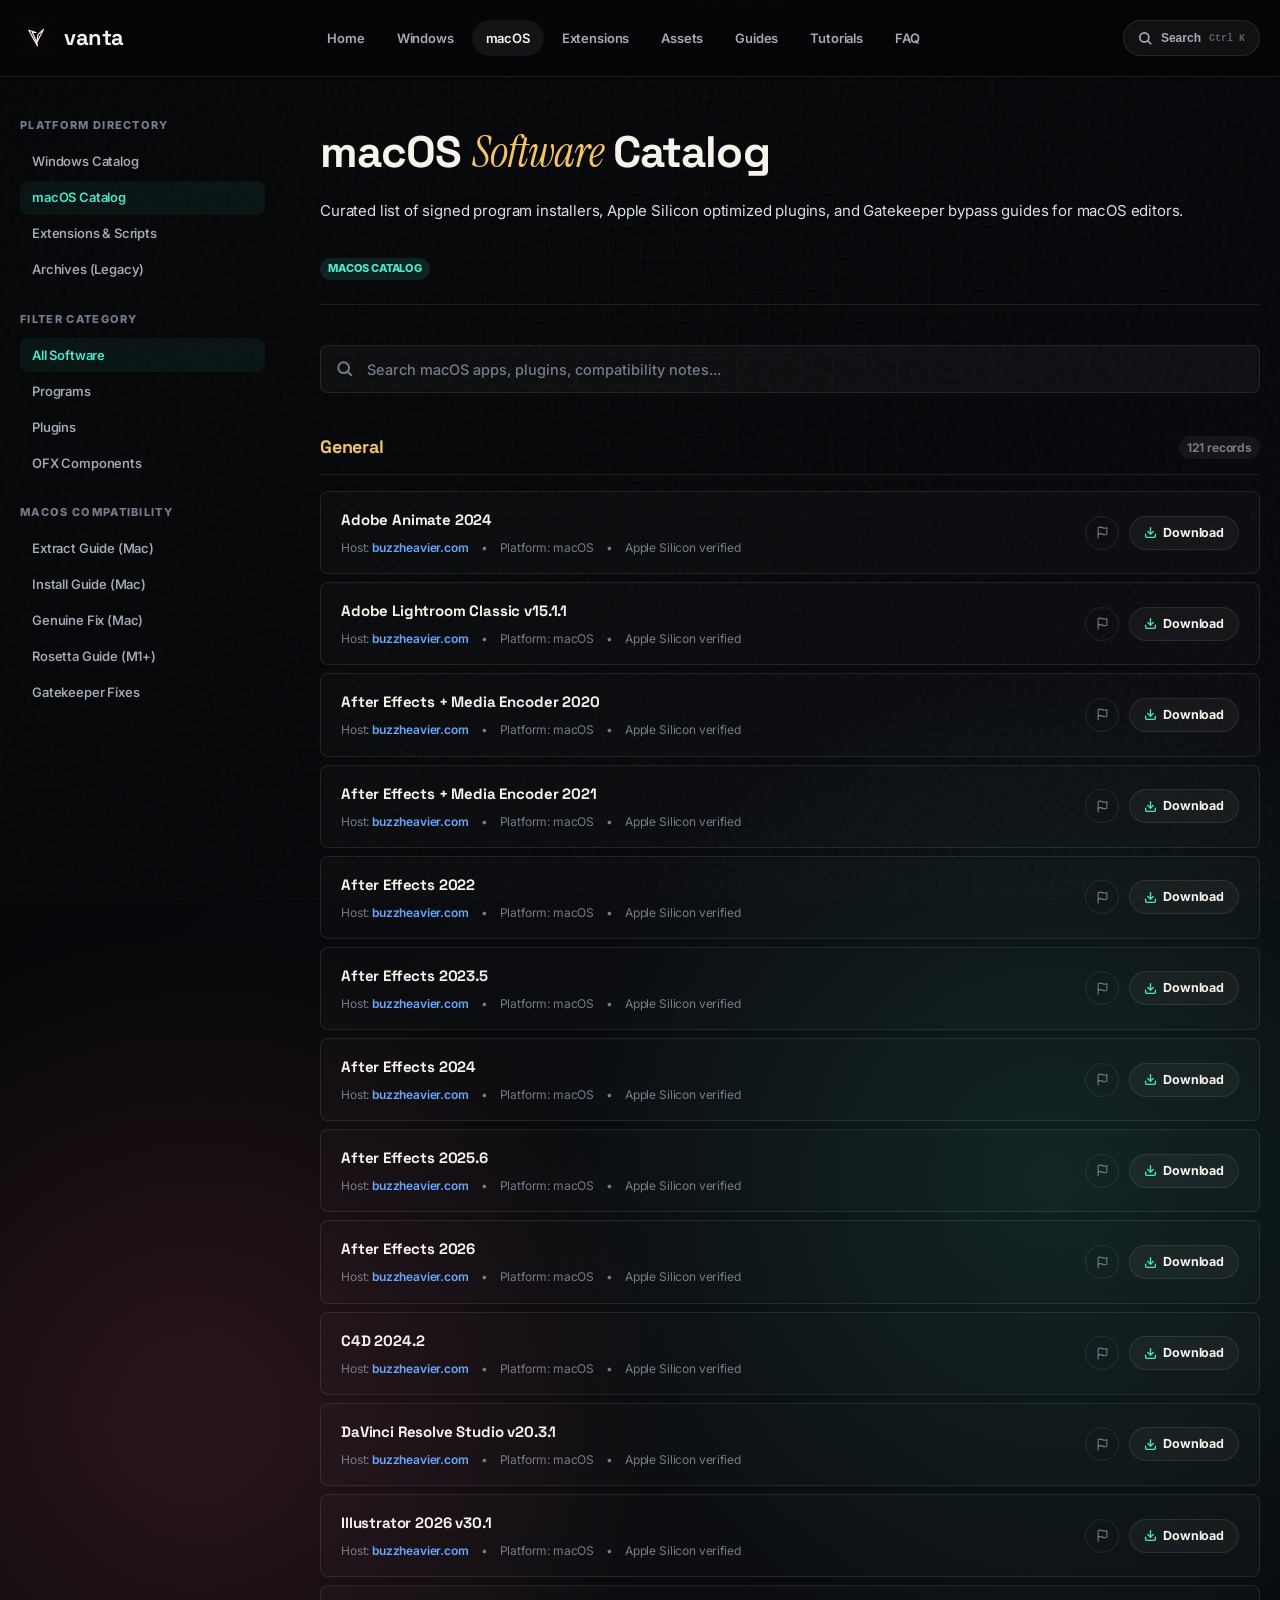
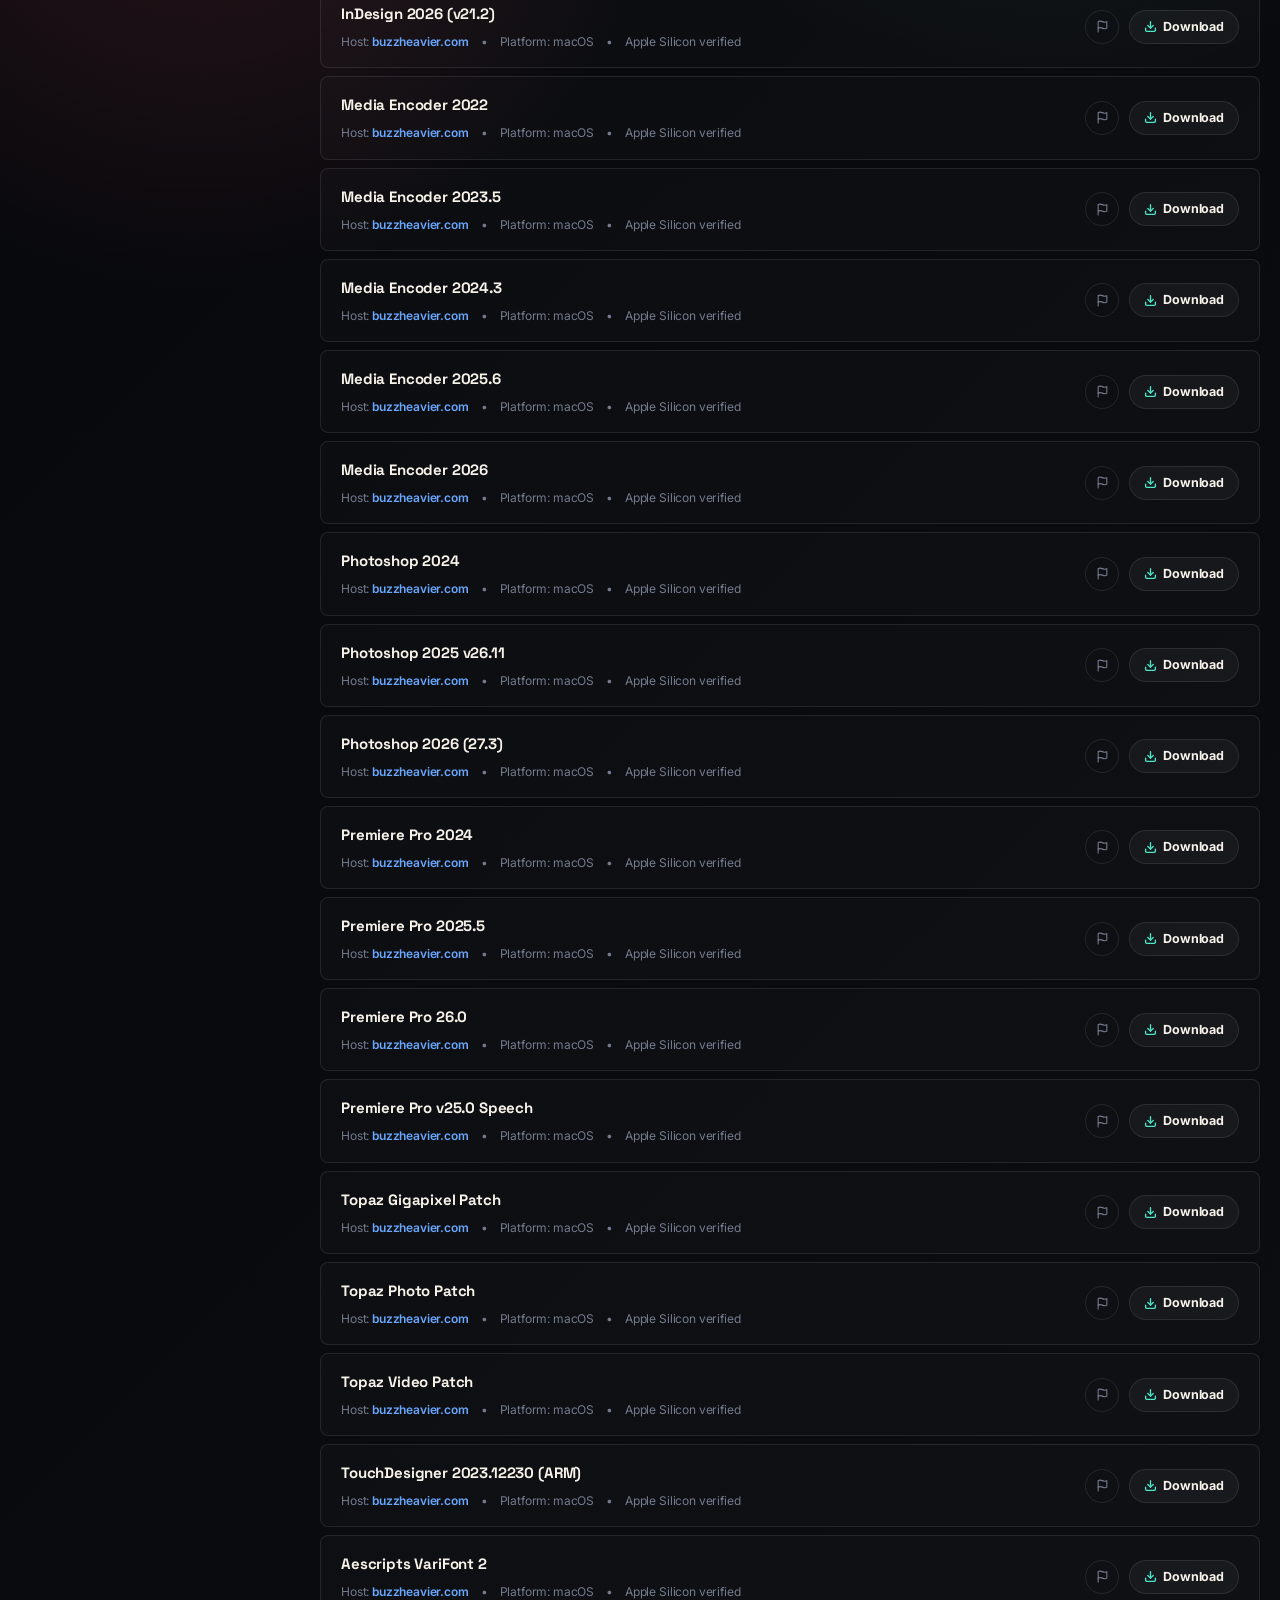
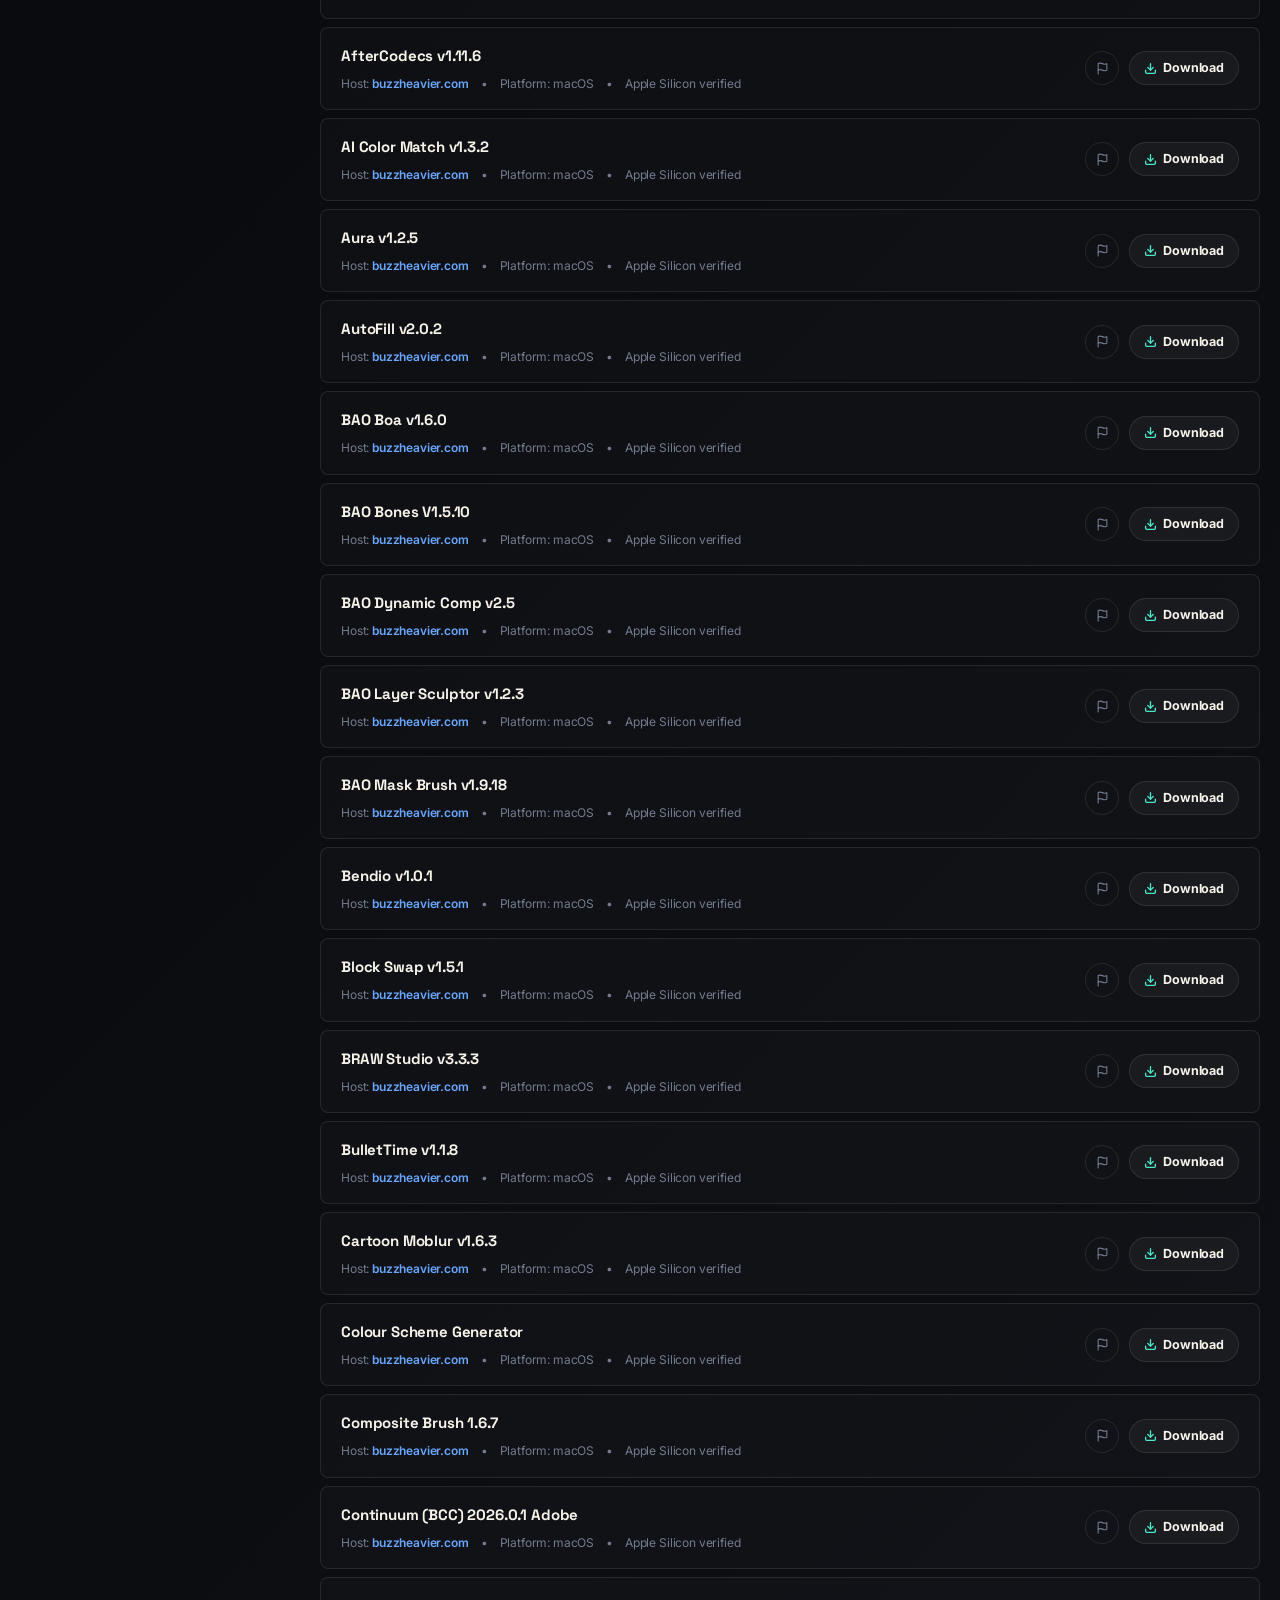
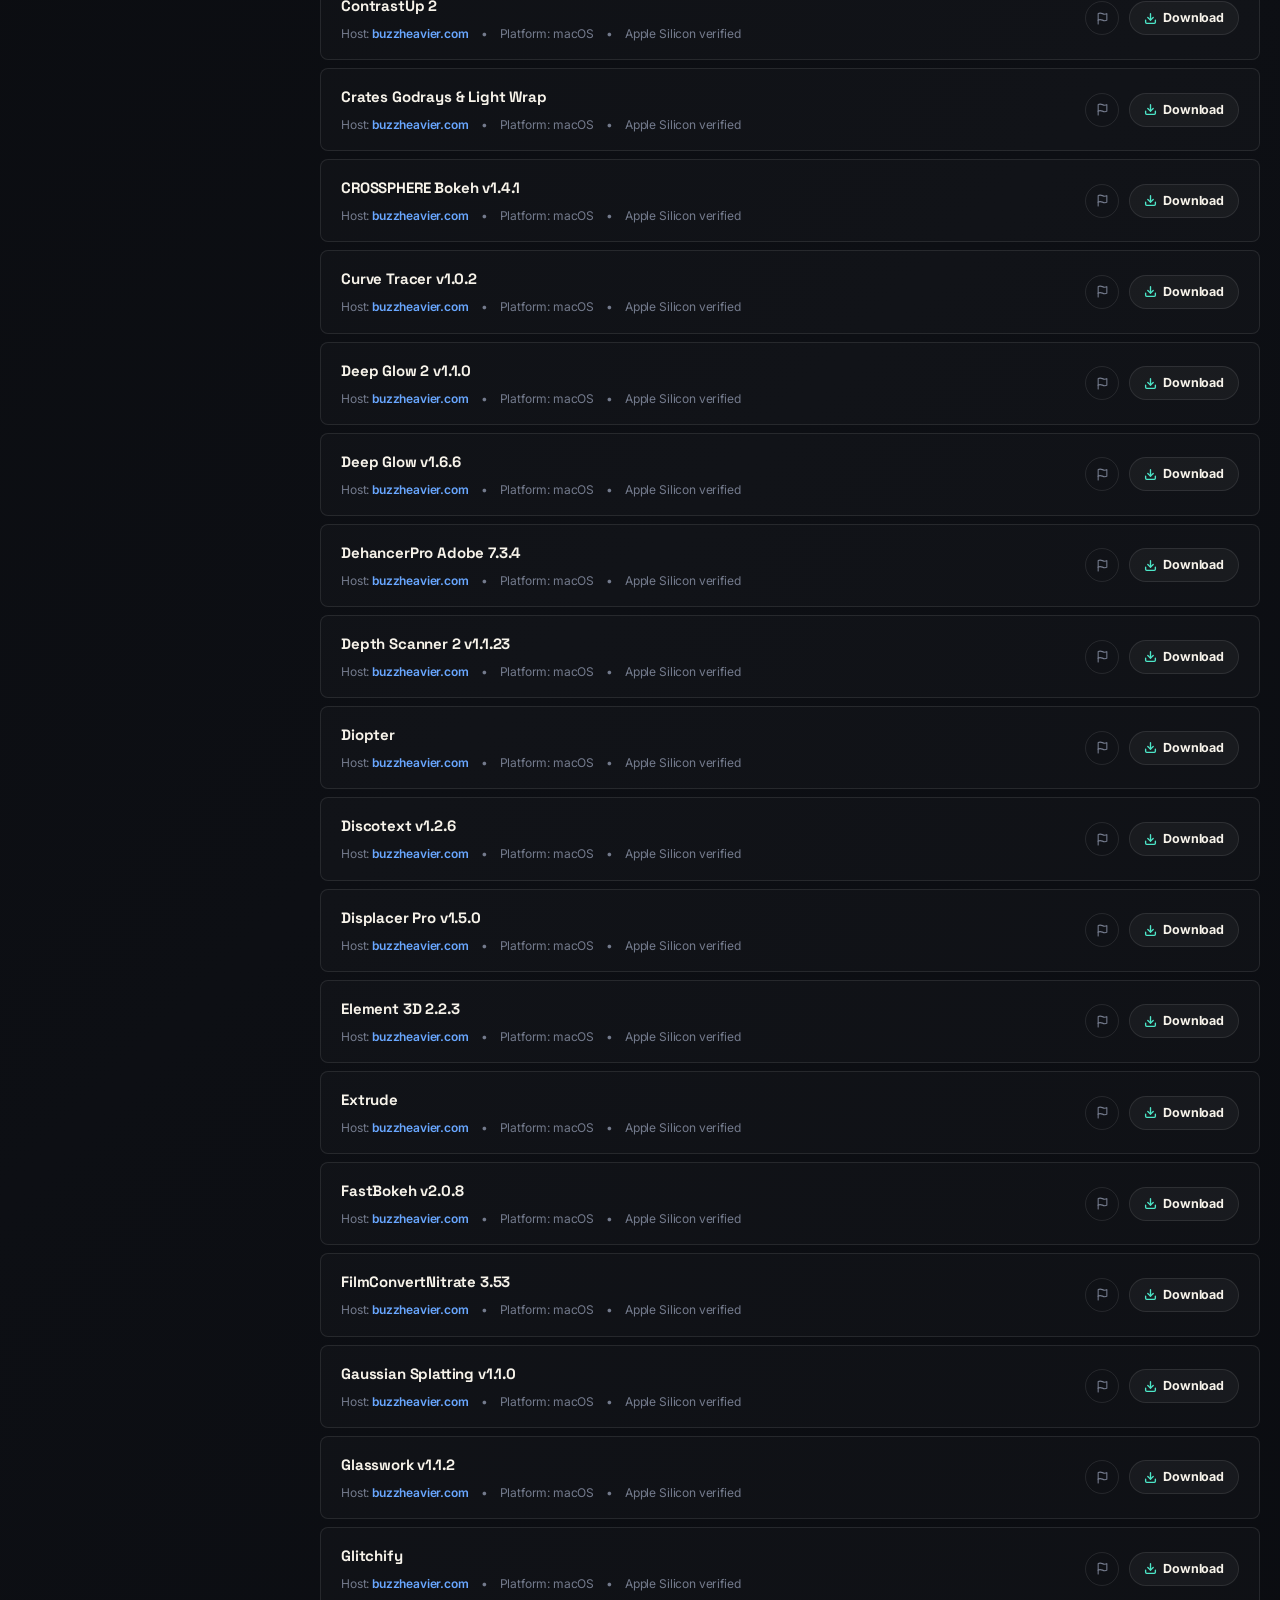
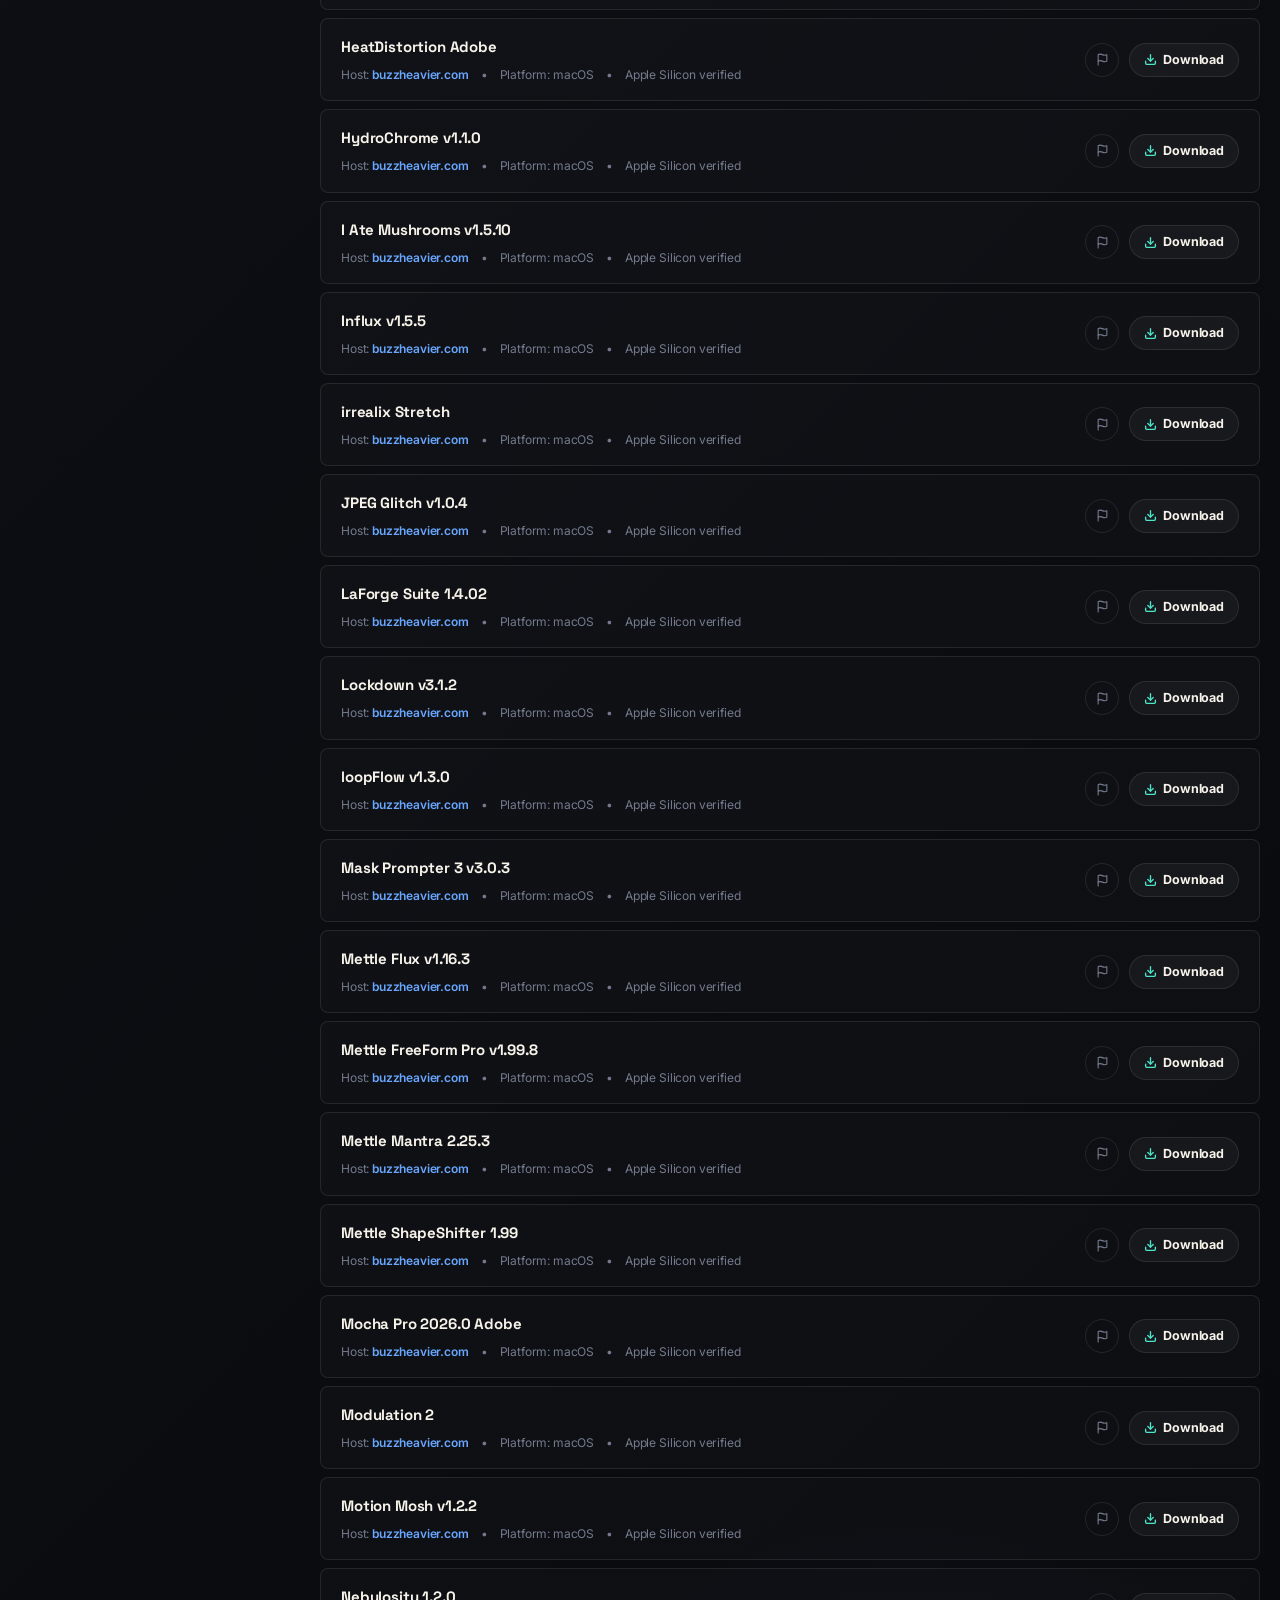
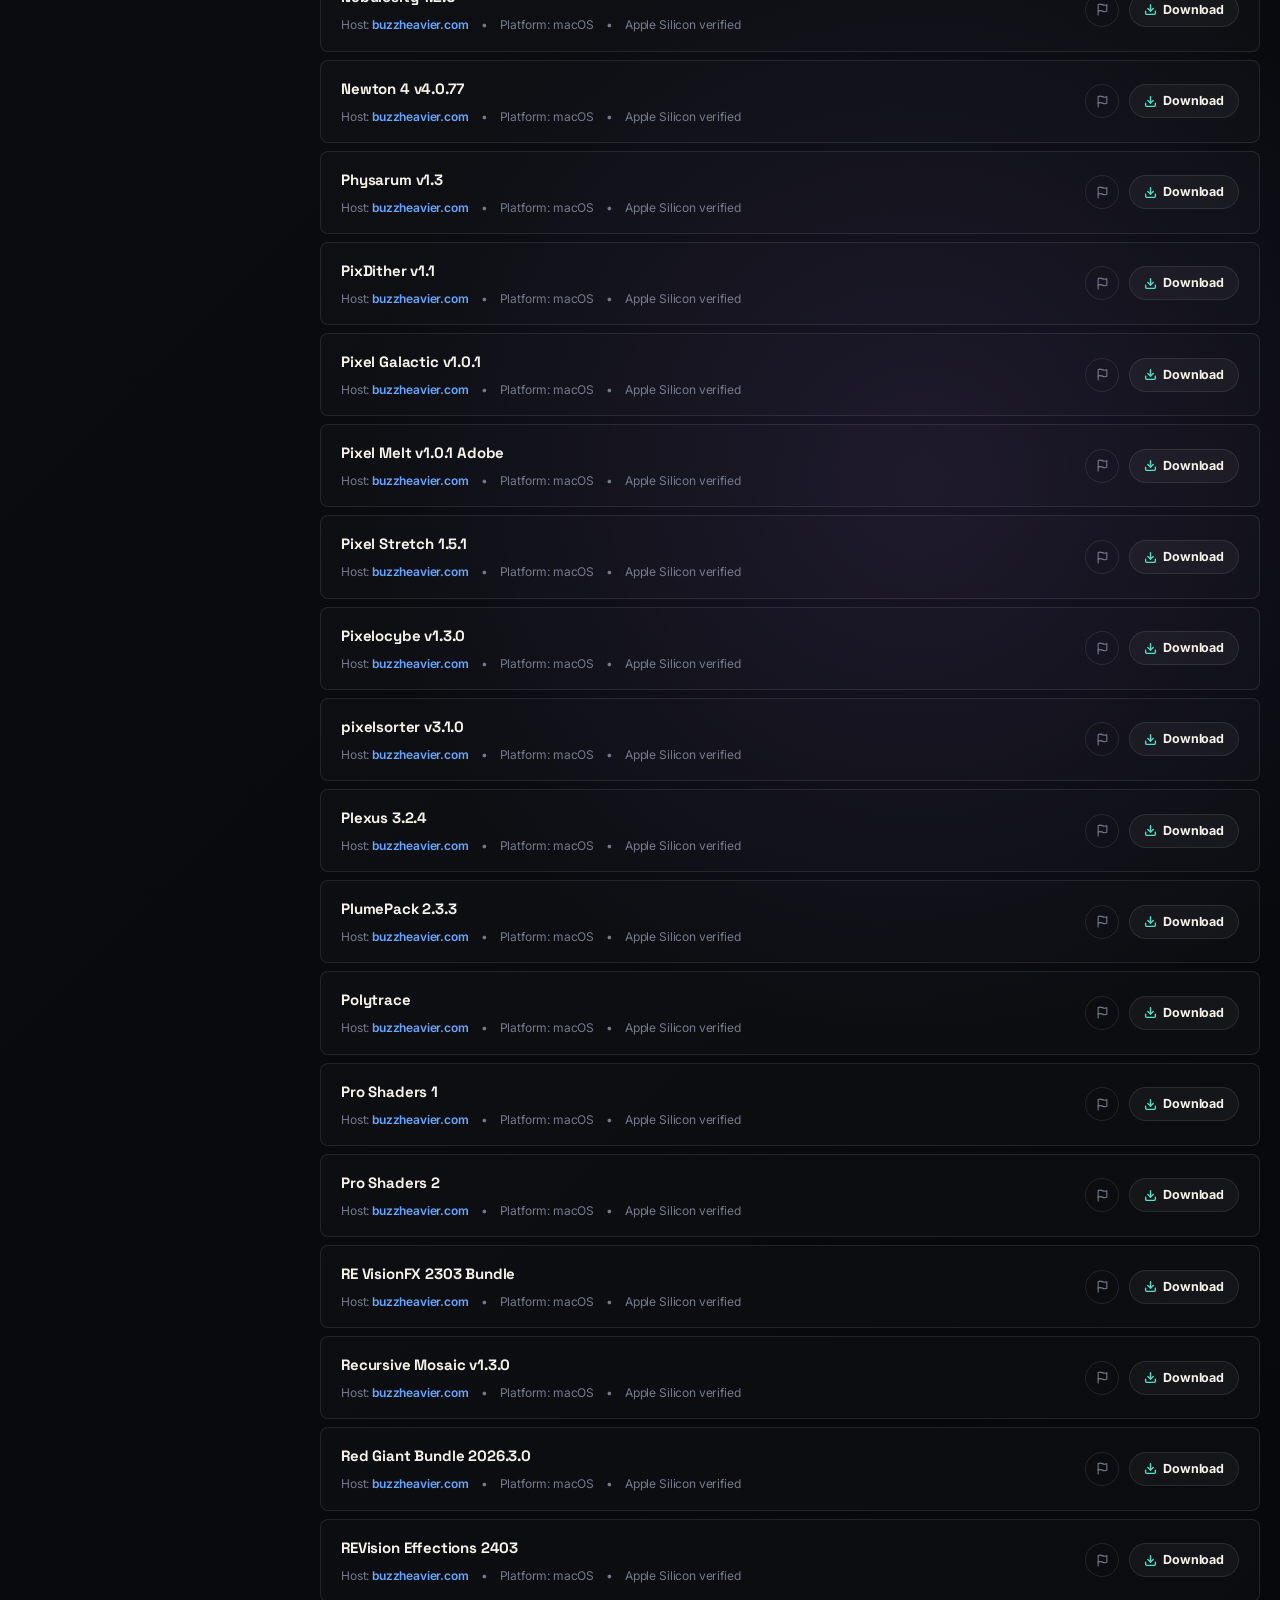
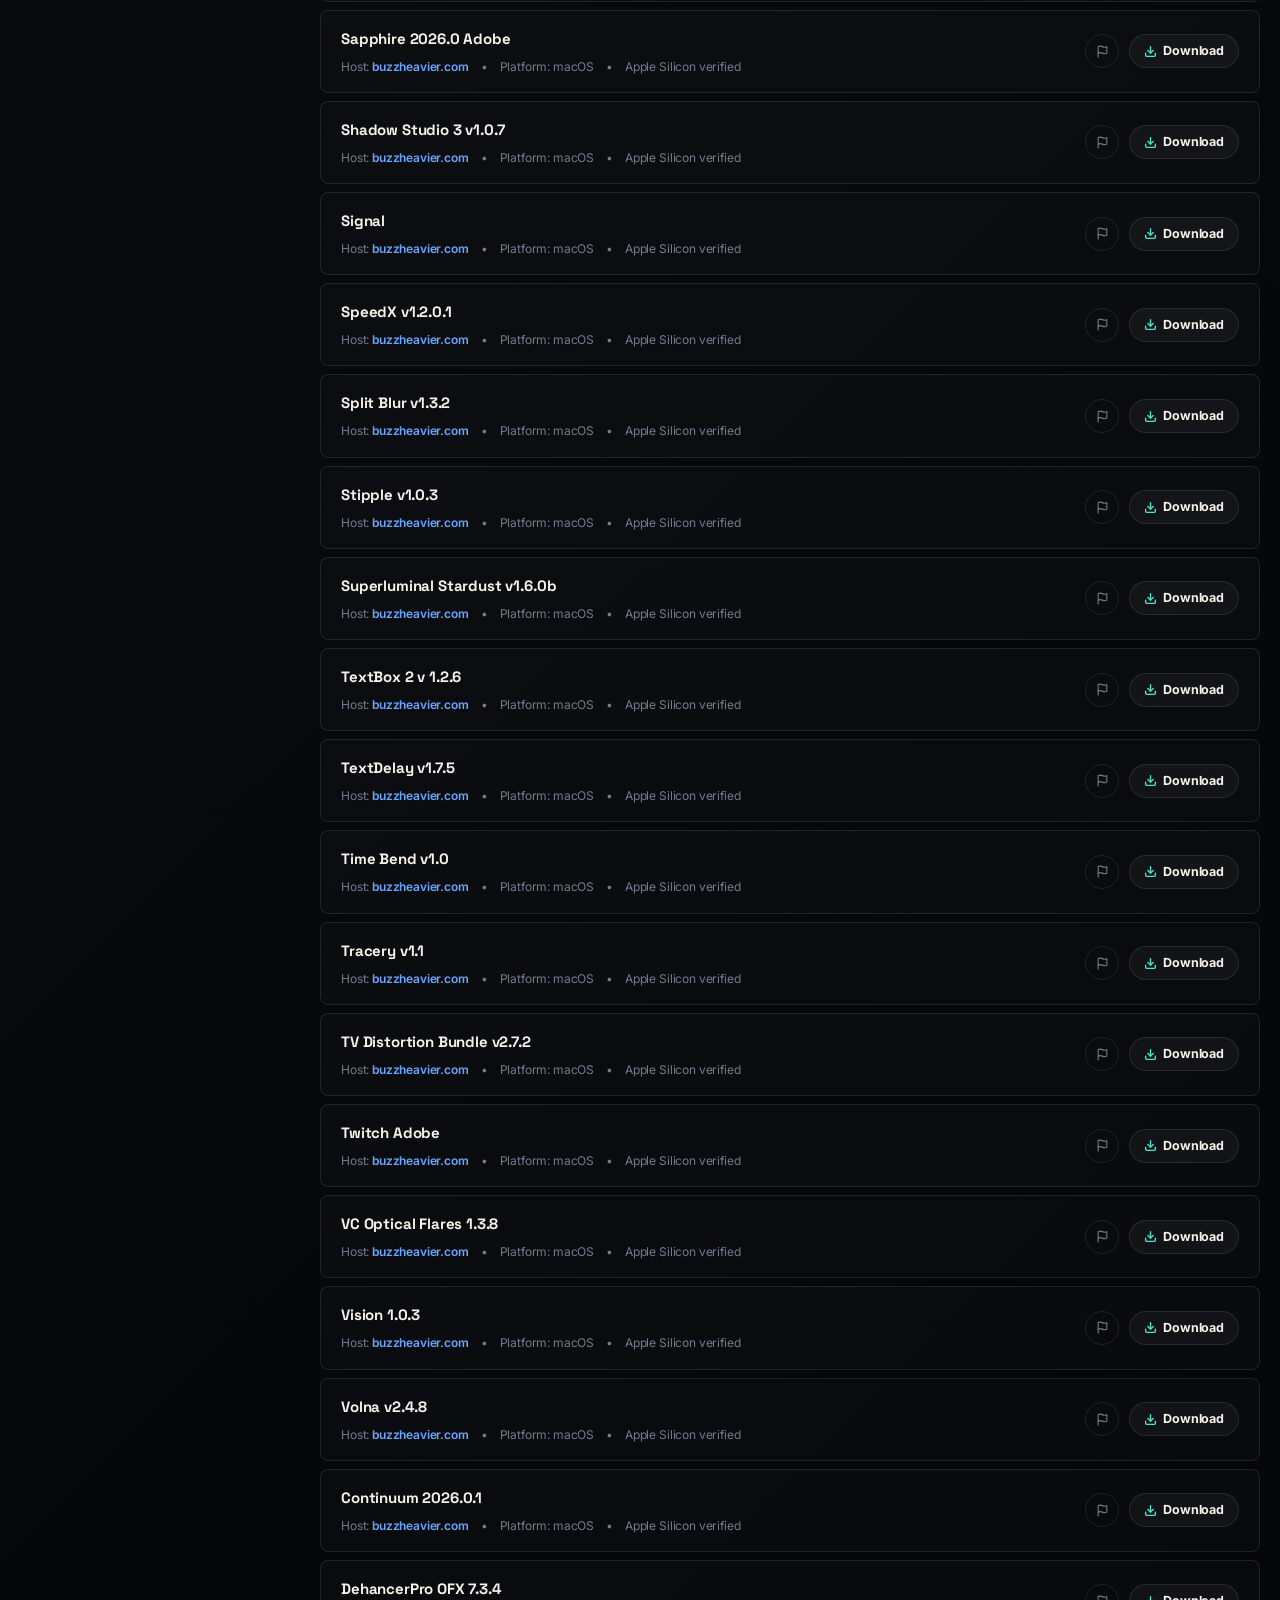
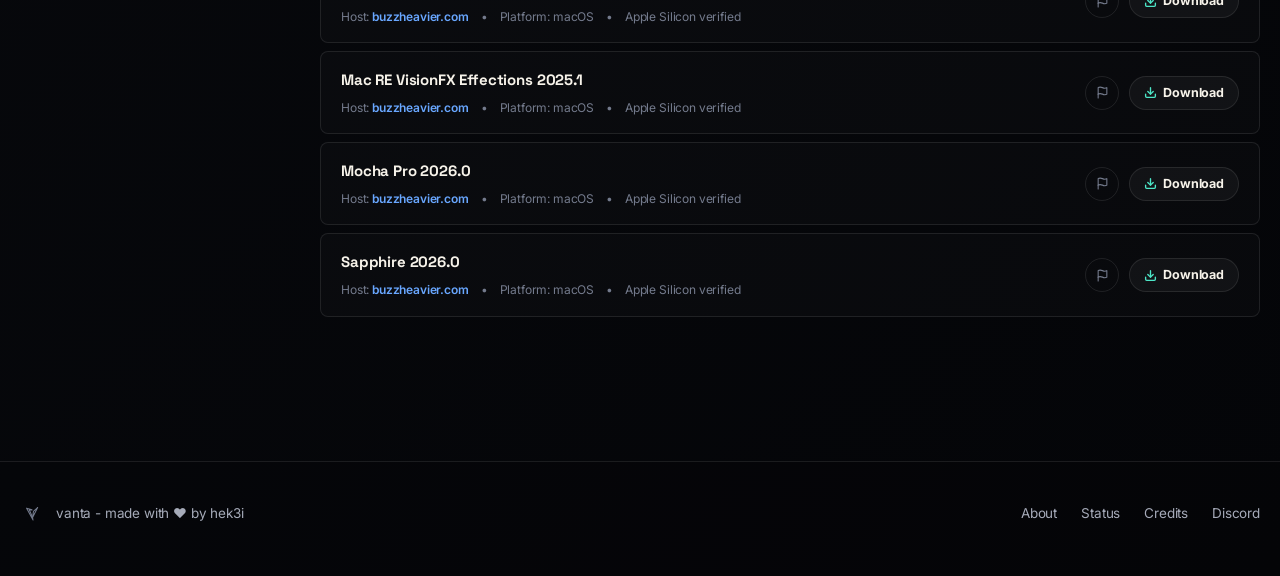
<file: macos.html>
<!doctype html>
<html lang="en">
<head>
  <meta charset="utf-8">
  <meta name="viewport" content="width=device-width, initial-scale=1">
  <title>macOS Catalog - vanta</title>
  <meta name="description" content="macOS catalog for video editing software, plugins, and compatibility.">
  
  <link rel="preconnect" href="https://fonts.googleapis.com">
  <link rel="preconnect" href="https://fonts.gstatic.com" crossorigin>
  <link href="https://fonts.googleapis.com/css2?family=Instrument+Serif:ital@0;1&family=Inter:wght@400;500;600;700;800;900&family=Space+Grotesk:wght@500;600;700&display=swap" rel="stylesheet">
  <link rel="icon" href="assets/logo.svg">
  <link rel="stylesheet" href="vanta.css">
</head>
<body>
  <!-- Header -->
  <header class="topbar">
    <nav class="shell nav" aria-label="Primary navigation">
      <a class="brand" href="index.html">
        <svg class="brand-logo" viewBox="0 0 1000 1000" fill="none">
          <path d="M 275,256 L 545,750 L 512,608 L 385,325 L 500,328 Z" stroke="currentColor" stroke-width="36" stroke-linecap="round" stroke-linejoin="round" />
          <path d="M 525,642 L 735,230 L 560,395 Z" stroke="currentColor" stroke-width="36" stroke-linecap="round" stroke-linejoin="round" />
        </svg>
        <span>vanta</span>
      </a>
      <div class="nav-links">
        <a href="index.html">Home</a>
        <a href="windows.html">Windows</a>
        <a href="macos.html" class="active">macOS</a>
        <a href="extensions.html">Extensions</a>
        <a href="resources.html">Assets</a>
        <a href="guides.html">Guides</a>
        <a href="tutorials.html">Tutorials</a>
        <a href="faq.html">FAQ</a>
      </div>
      <div class="nav-right-actions">
        <button class="search-trigger-btn" aria-label="Open search">
          <svg width="15" height="15" viewBox="0 0 20 20" fill="none" aria-hidden="true">
            <circle cx="8.5" cy="8.5" r="6" stroke="currentColor" stroke-width="2.2"></circle>
            <path d="M13 13l4 4" stroke="currentColor" stroke-width="2.2" stroke-linecap="round"></path>
          </svg>
          <span>Search</span>
          <kbd style="opacity: 0.5; font-size: 10px;">Ctrl K</kbd>
        </button>
      </div>
    </nav>
  </header>

  <!-- Content Container -->
  <div class="shell doc-container">
    <!-- Sidebar -->
    <aside class="doc-sidebar">
      <div class="doc-sidebar-group">
        <span class="doc-sidebar-label">Platform Directory</span>
        <div class="doc-sidebar-links">
          <a href="windows.html" class="doc-sidebar-link">Windows Catalog</a>
          <a href="macos.html" class="doc-sidebar-link active">macOS Catalog</a>
          <a href="extensions.html" class="doc-sidebar-link">Extensions & Scripts</a>
          <a href="archives.html" class="doc-sidebar-link">Archives (Legacy)</a>
        </div>
      </div>
      <div class="doc-sidebar-group">
        <span class="doc-sidebar-label">Filter Category</span>
        <div class="doc-sidebar-links" id="sidebar-filters">
          <a href="#" class="doc-sidebar-link active" data-filter="all">All Software</a>
          <a href="#" class="doc-sidebar-link" data-filter="Programs">Programs</a>
          <a href="#" class="doc-sidebar-link" data-filter="Plugins">Plugins</a>
          <a href="#" class="doc-sidebar-link" data-filter="OFX">OFX Components</a>
        </div>
      </div>
      <div class="doc-sidebar-group">
        <span class="doc-sidebar-label">macOS Compatibility</span>
        <div class="doc-sidebar-links">
          <a href="guides.html?guide=extract-mac" class="doc-sidebar-link">Extract Guide (Mac)</a>
          <a href="guides.html?guide=install-mac" class="doc-sidebar-link">Install Guide (Mac)</a>
          <a href="guides.html?guide=unlicensed-mac" class="doc-sidebar-link">Genuine Fix (Mac)</a>
          <a href="guides.html?guide=guides_rosetta-m1-guide" class="doc-sidebar-link">Rosetta Guide (M1+)</a>
          <a href="guides.html?guide=guides_gatekeeper-quarantine-fixes" class="doc-sidebar-link">Gatekeeper Fixes</a>
        </div>
      </div>
    </aside>

    <!-- Content Pane -->
    <main class="doc-content">
      <header class="page-header">
        <h1>macOS <em>Software</em> Catalog</h1>
        <p>Curated list of signed program installers, Apple Silicon optimized plugins, and Gatekeeper bypass guides for macOS editors.</p>
        <span class="badge-tag macos">macOS Catalog</span>
      </header>

      <!-- Search Controls -->
      <div class="search-controls">
        <div class="search-input-wrap">
          <svg width="18" height="18" viewBox="0 0 20 20" fill="none" aria-hidden="true">
            <circle cx="8.5" cy="8.5" r="6" stroke="currentColor" stroke-width="2.2"></circle>
            <path d="M13 13l4 4" stroke="currentColor" stroke-width="2.2" stroke-linecap="round"></path>
          </svg>
          <input type="search" id="catalog-search" placeholder="Search macOS apps, plugins, compatibility notes..." autocomplete="off">
        </div>
      </div>

      <!-- Catalog Container -->
      <div id="catalog-container">
        <!-- Rendered dynamically -->
        <div style="padding: 40px; text-align: center; color: var(--quiet);">Loading database...</div>
      </div>
    </main>
  </div>

  <!-- Footer -->
  <footer>
    <div class="shell footer-inner">
      <div class="footer-left">
        <svg viewBox="0 0 1000 1000" fill="none" style="width: 24px; height: 24px;">
          <path d="M 275,256 L 545,750 L 512,608 L 385,325 L 500,328 Z" stroke="currentColor" stroke-width="44" stroke-linecap="round" stroke-linejoin="round" />
          <path d="M 525,642 L 735,230 L 560,395 Z" stroke="currentColor" stroke-width="44" stroke-linecap="round" stroke-linejoin="round" />
        </svg>
        <span>vanta - made with ❤️ by <a href="https://hek3i.cc/">hek3i</a></span>
      </div>
      <div class="footer-right">
        <a href="about.html">About</a>
        <a href="status.html">Status</a>
        <a href="credits.html">Credits</a>
        <a href="https://dcd.gg/vantaaa" target="_blank" rel="noopener">Discord</a>
      </div>
    </div>
  </footer>

  <!-- Scripts -->
  <script src="data/keyflame_db.js"></script>
  <script src="vanta.js"></script>
  <script>
    // Local Page Controller
    document.addEventListener("DOMContentLoaded", () => {
      const searchInput = document.getElementById("catalog-search");
      const filterLinks = document.querySelectorAll("#sidebar-filters [data-filter]");
      let activeFilter = "all";
      let activeQuery = "";

      // Check URL parameters
      const urlParams = new URLSearchParams(window.location.search);
      const queryParam = urlParams.get("q");
      if (queryParam) {
        searchInput.value = queryParam;
        activeQuery = queryParam.toLowerCase();
      }

      // Sidebar filter clicks
      filterLinks.forEach(link => {
        link.addEventListener("click", (e) => {
          e.preventDefault();
          filterLinks.forEach(fl => fl.classList.remove("active"));
          link.classList.add("active");
          activeFilter = link.getAttribute("data-filter");
          renderMacCatalog();
        });
      });

      // Search inputs
      searchInput.addEventListener("input", (e) => {
        activeQuery = e.target.value.trim().toLowerCase();
        renderMacCatalog();
      });

      // Render Function
      function renderMacCatalog() {
        const container = document.getElementById("catalog-container");
        if (!window.keyflameDb || !window.keyflameDb.macos) {
          container.innerHTML = `<div style="padding: 40px; text-align: center; color: var(--hot);">Database failed to load.</div>`;
          return;
        }

        const items = window.keyflameDb.macos;
        
        // Filter items
        const filteredItems = items.filter(item => {
          const matchesQuery = item.name.toLowerCase().includes(activeQuery) || 
                               item.category.toLowerCase().includes(activeQuery);
          const matchesFilter = activeFilter === "all" || item.category === activeFilter;
          return matchesQuery && matchesFilter;
        });

        if (filteredItems.length === 0) {
          container.innerHTML = `<div style="padding: 40px; text-align: center; color: var(--quiet);">No matching macOS software records found.</div>`;
          return;
        }

        // Group by category
        const groups = {};
        filteredItems.forEach(item => {
          if (!groups[item.category]) groups[item.category] = [];
          groups[item.category].push(item);
        });

        // Generate HTML
        let html = "";
        Object.keys(groups).sort().forEach(catName => {
          const catItems = groups[catName];
          html += `
            <div class="catalog-section-group">
              <div class="catalog-group-header">
                <span class="catalog-group-title">${catName}</span>
                <span class="catalog-group-count">${catItems.length} records</span>
              </div>
              <div class="catalog-list">
                ${catItems.map(item => `
                  <div class="catalog-item">
                    <div class="catalog-item-info">
                      <span class="catalog-item-name">${item.name}</span>
                      <div class="catalog-item-meta">
                        <span>Host: <b class="catalog-item-host">${item.host}</b></span>
                        <span>•</span>
                        <span>Platform: macOS</span>
                        <span>•</span>
                        <span>Apple Silicon verified</span>
                      </div>
                    </div>
                    <div class="catalog-item-actions">
                      <button class="report-btn" title="Report broken link" onclick="window.location.href='status.html?report=${encodeURIComponent(item.name)}'">
                        <svg width="13" height="13" viewBox="0 0 24 24" fill="none" stroke="currentColor" stroke-width="2">
                          <path d="M4 15s1-1 4-1 5 2 8 2 4-1 4-1V3s-1 1-4 1-5-2-8-2-4 1-4 1z" stroke-linecap="round" stroke-linejoin="round"/>
                          <line x1="4" y1="22" x2="4" y2="15" stroke-linecap="round"/>
                        </svg>
                      </button>
                      <a href="${item.downloadUrl}" class="dl-btn" target="_blank" rel="noopener">
                        <svg width="13" height="13" viewBox="0 0 24 24" fill="none" stroke="currentColor" stroke-width="2.5">
                          <path d="M21 15v4a2 2 0 0 1-2 2H5a2 2 0 0 1-2-2v-4" stroke-linecap="round" stroke-linejoin="round"/>
                          <polyline points="7 10 12 15 17 10" stroke-linecap="round" stroke-linejoin="round"/>
                          <line x1="12" y1="15" x2="12" y2="3" stroke-linecap="round" stroke-linejoin="round"/>
                        </svg>
                        <span>Download</span>
                      </a>
                    </div>
                  </div>
                `).join("")}
              </div>
            </div>
          `;
        });

        container.innerHTML = html;
      }

      // Initial Render
      renderMacCatalog();
    });
  </script>
</body>
</html>
</file>
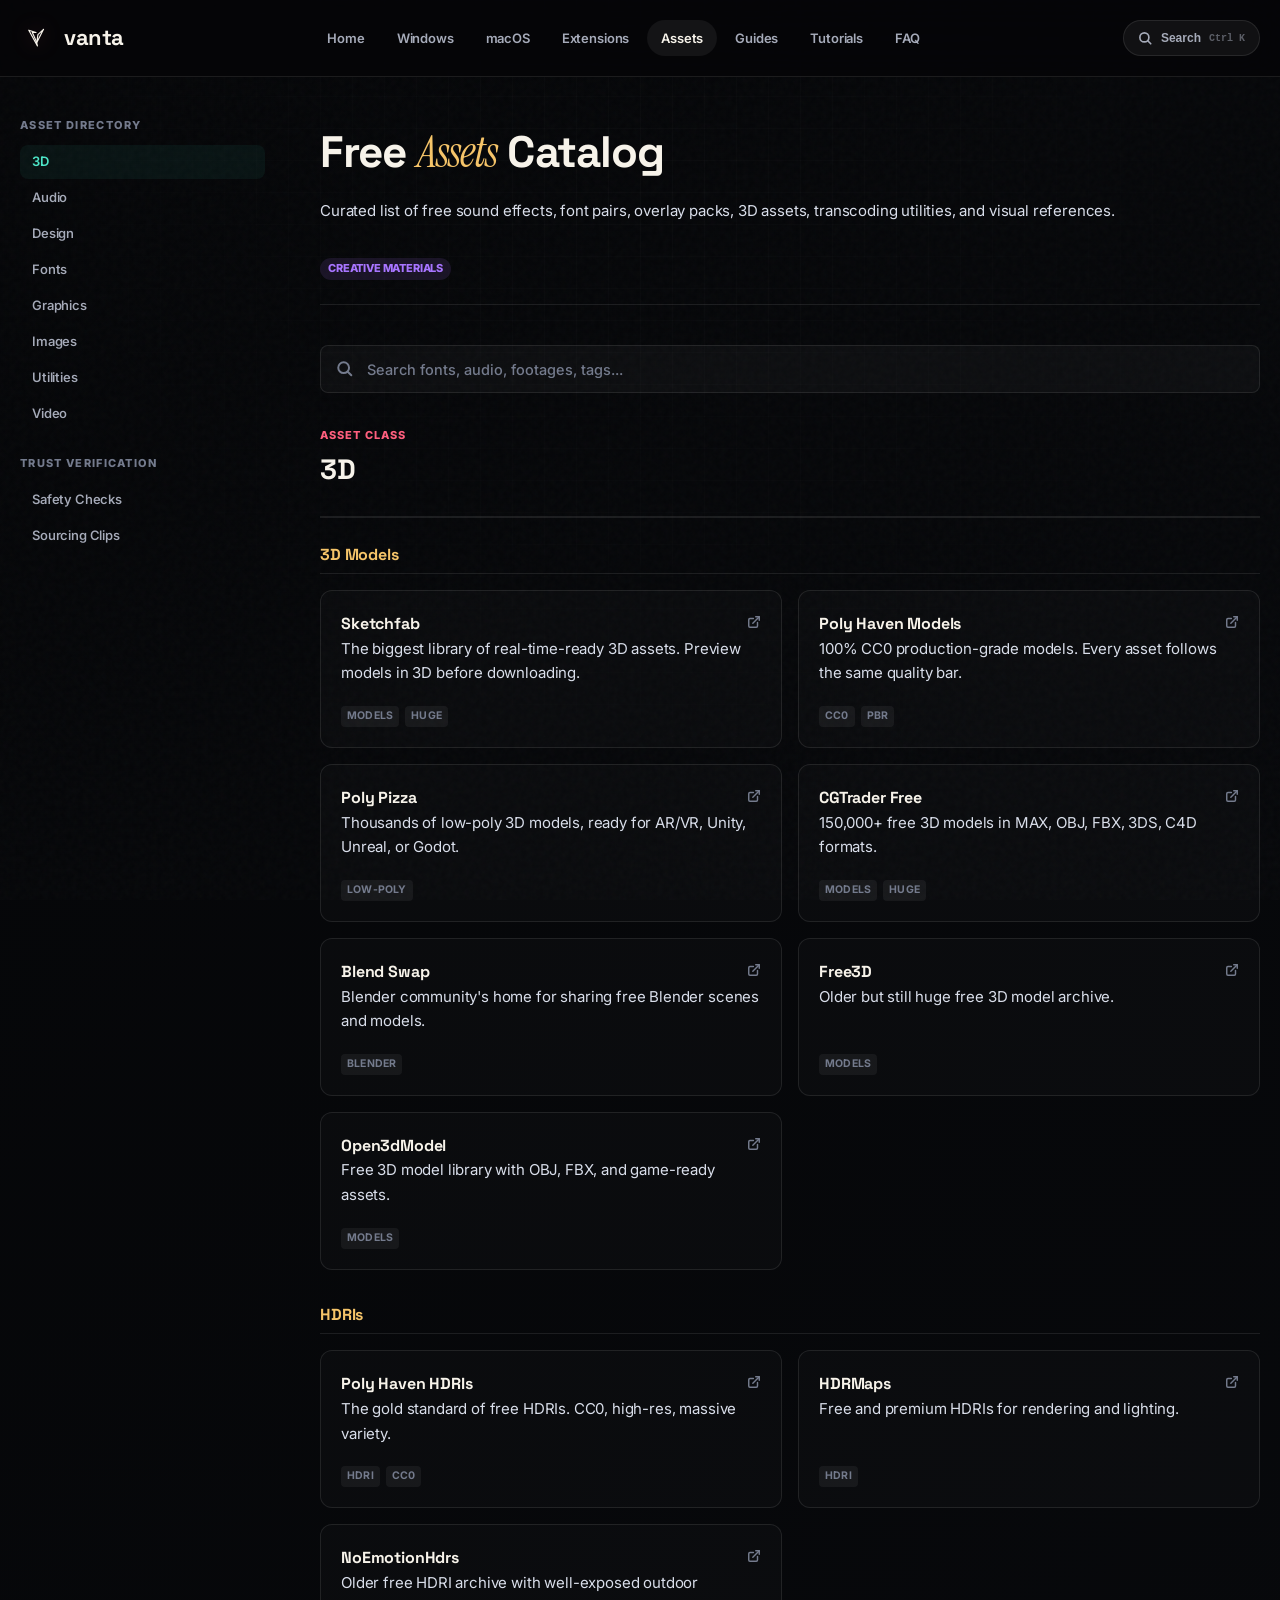
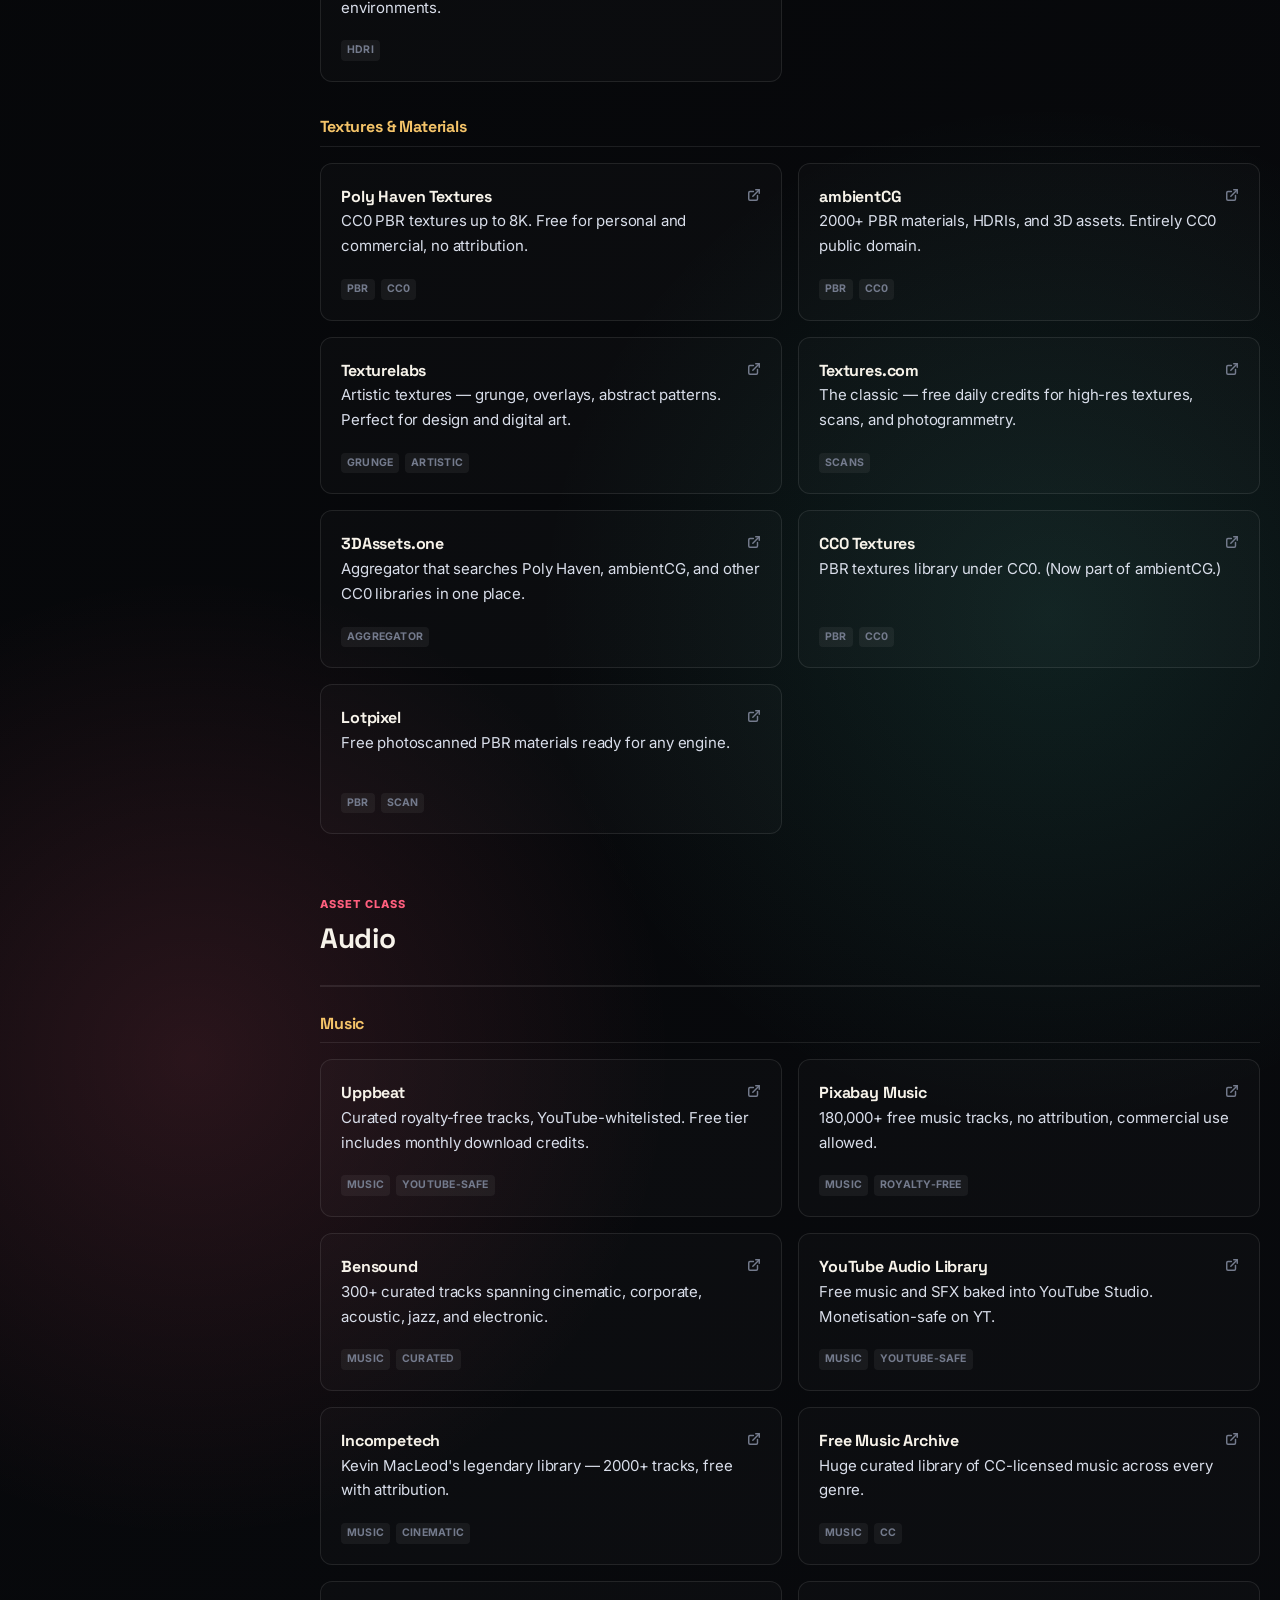
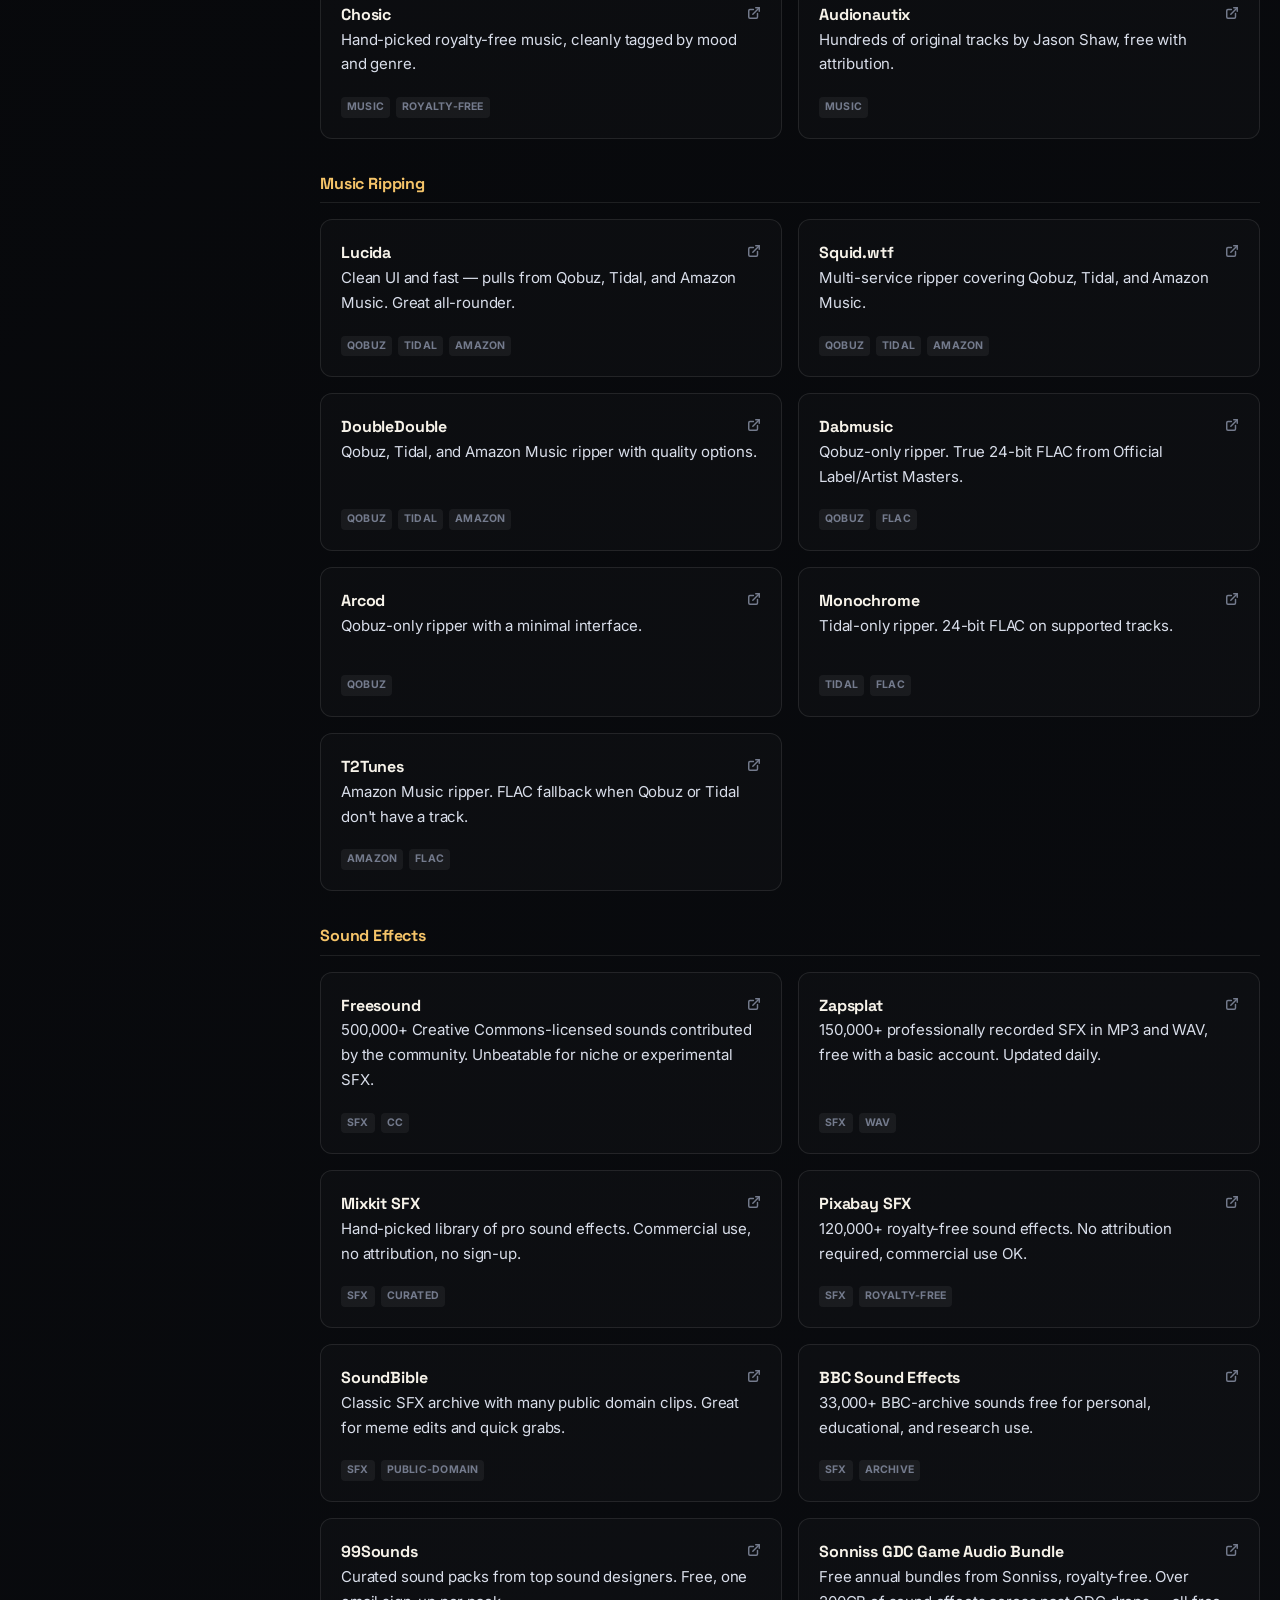
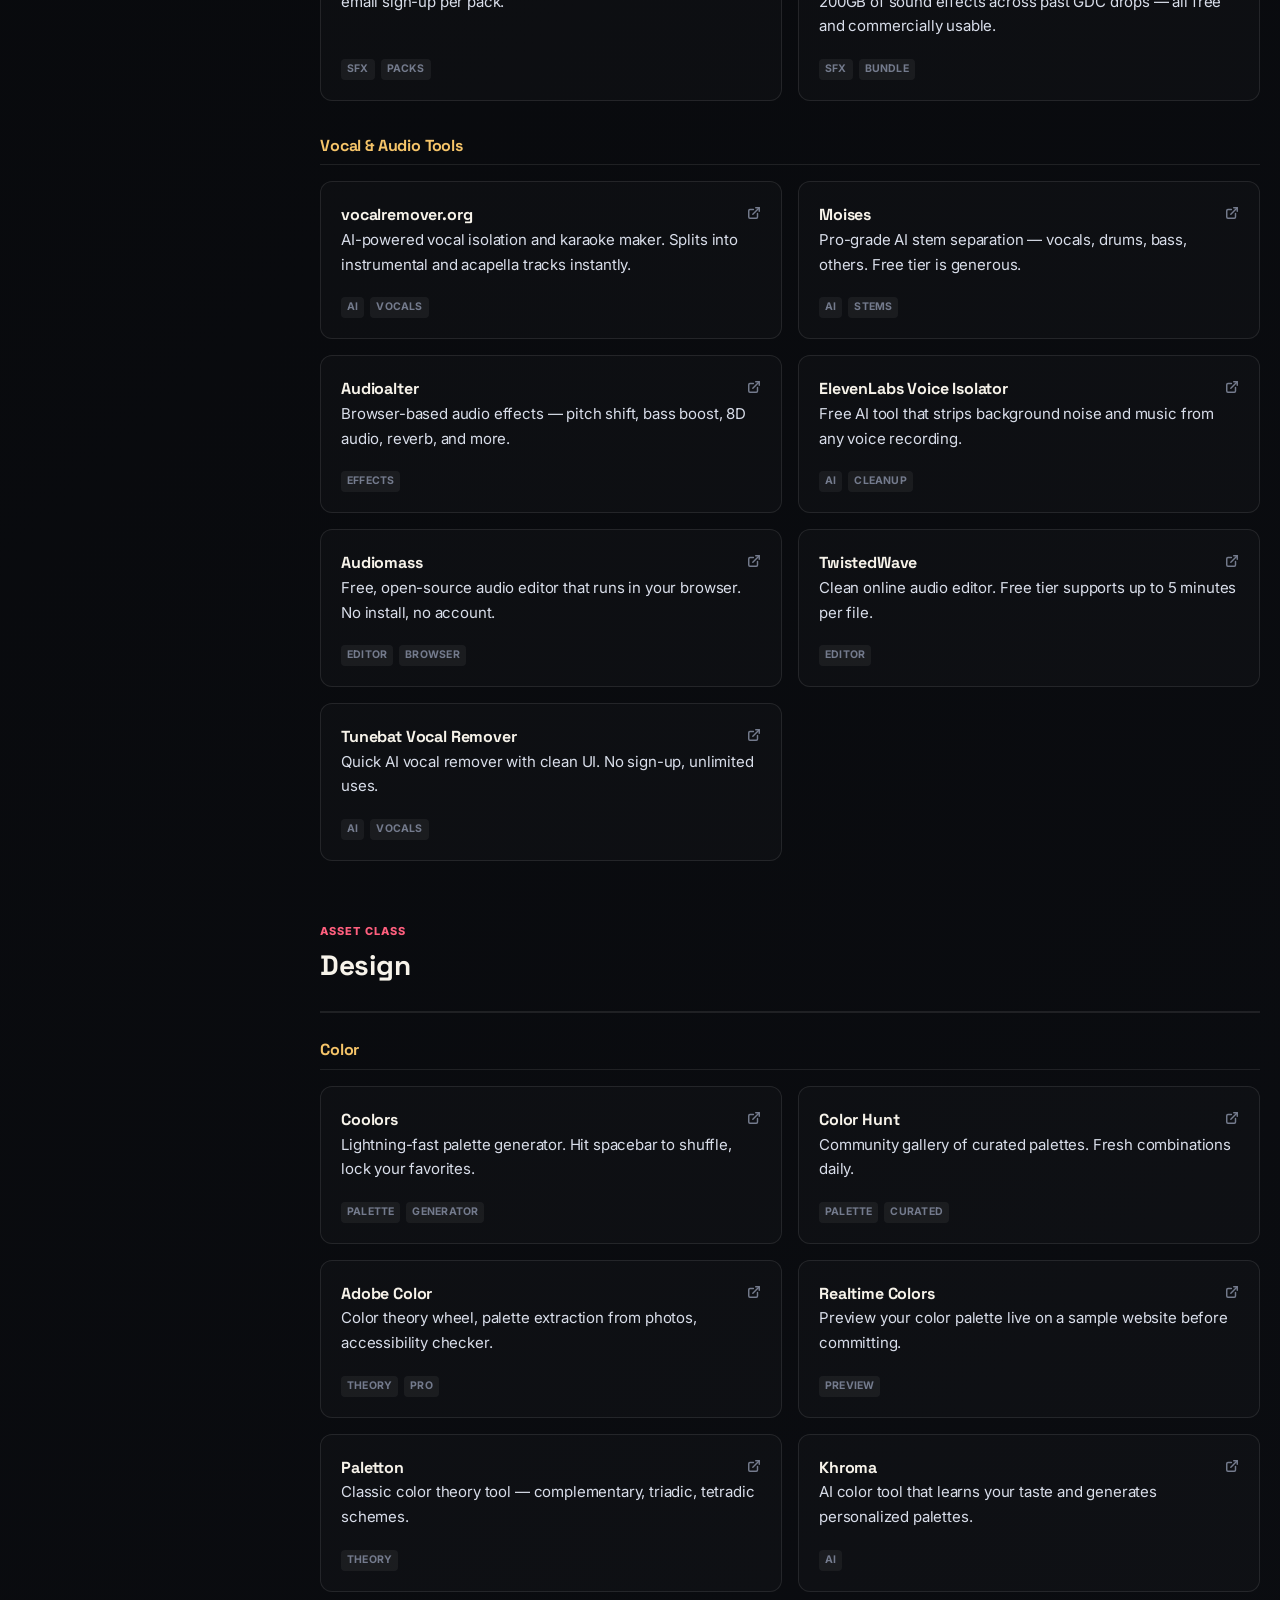
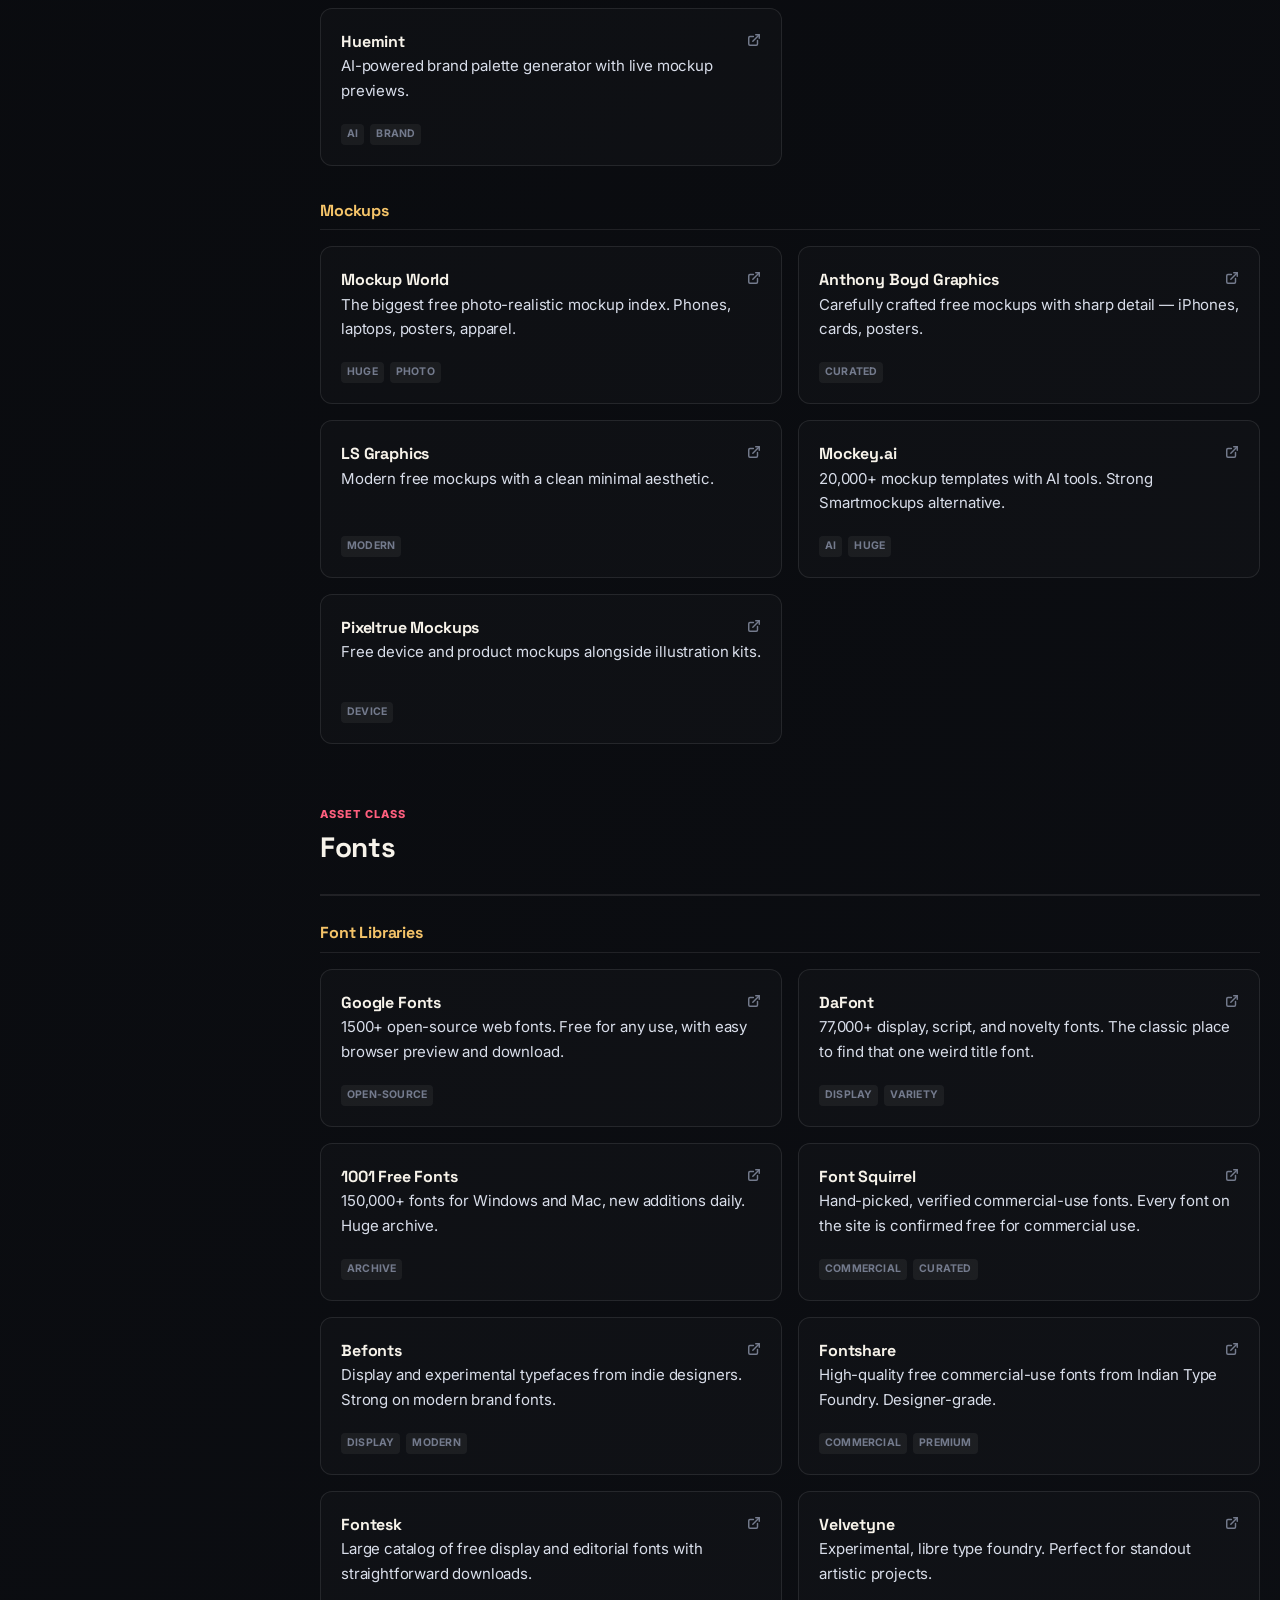
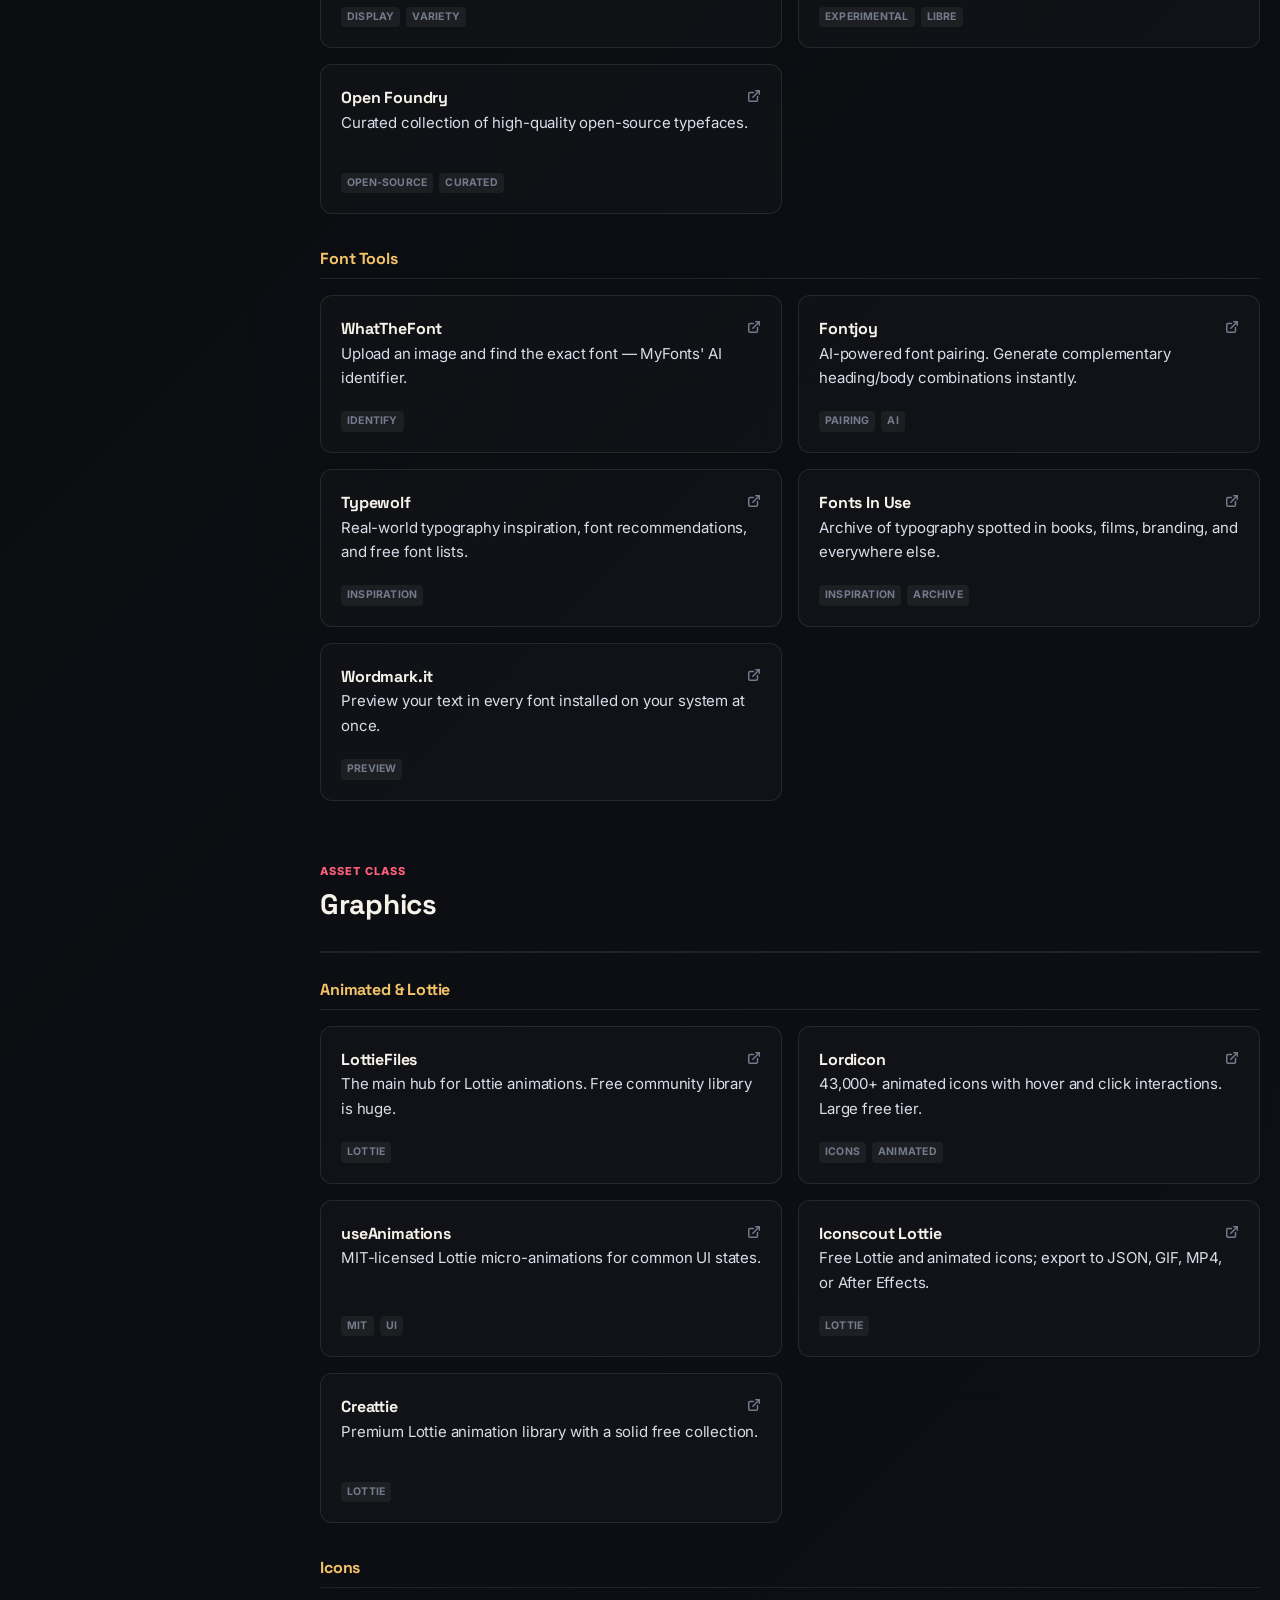
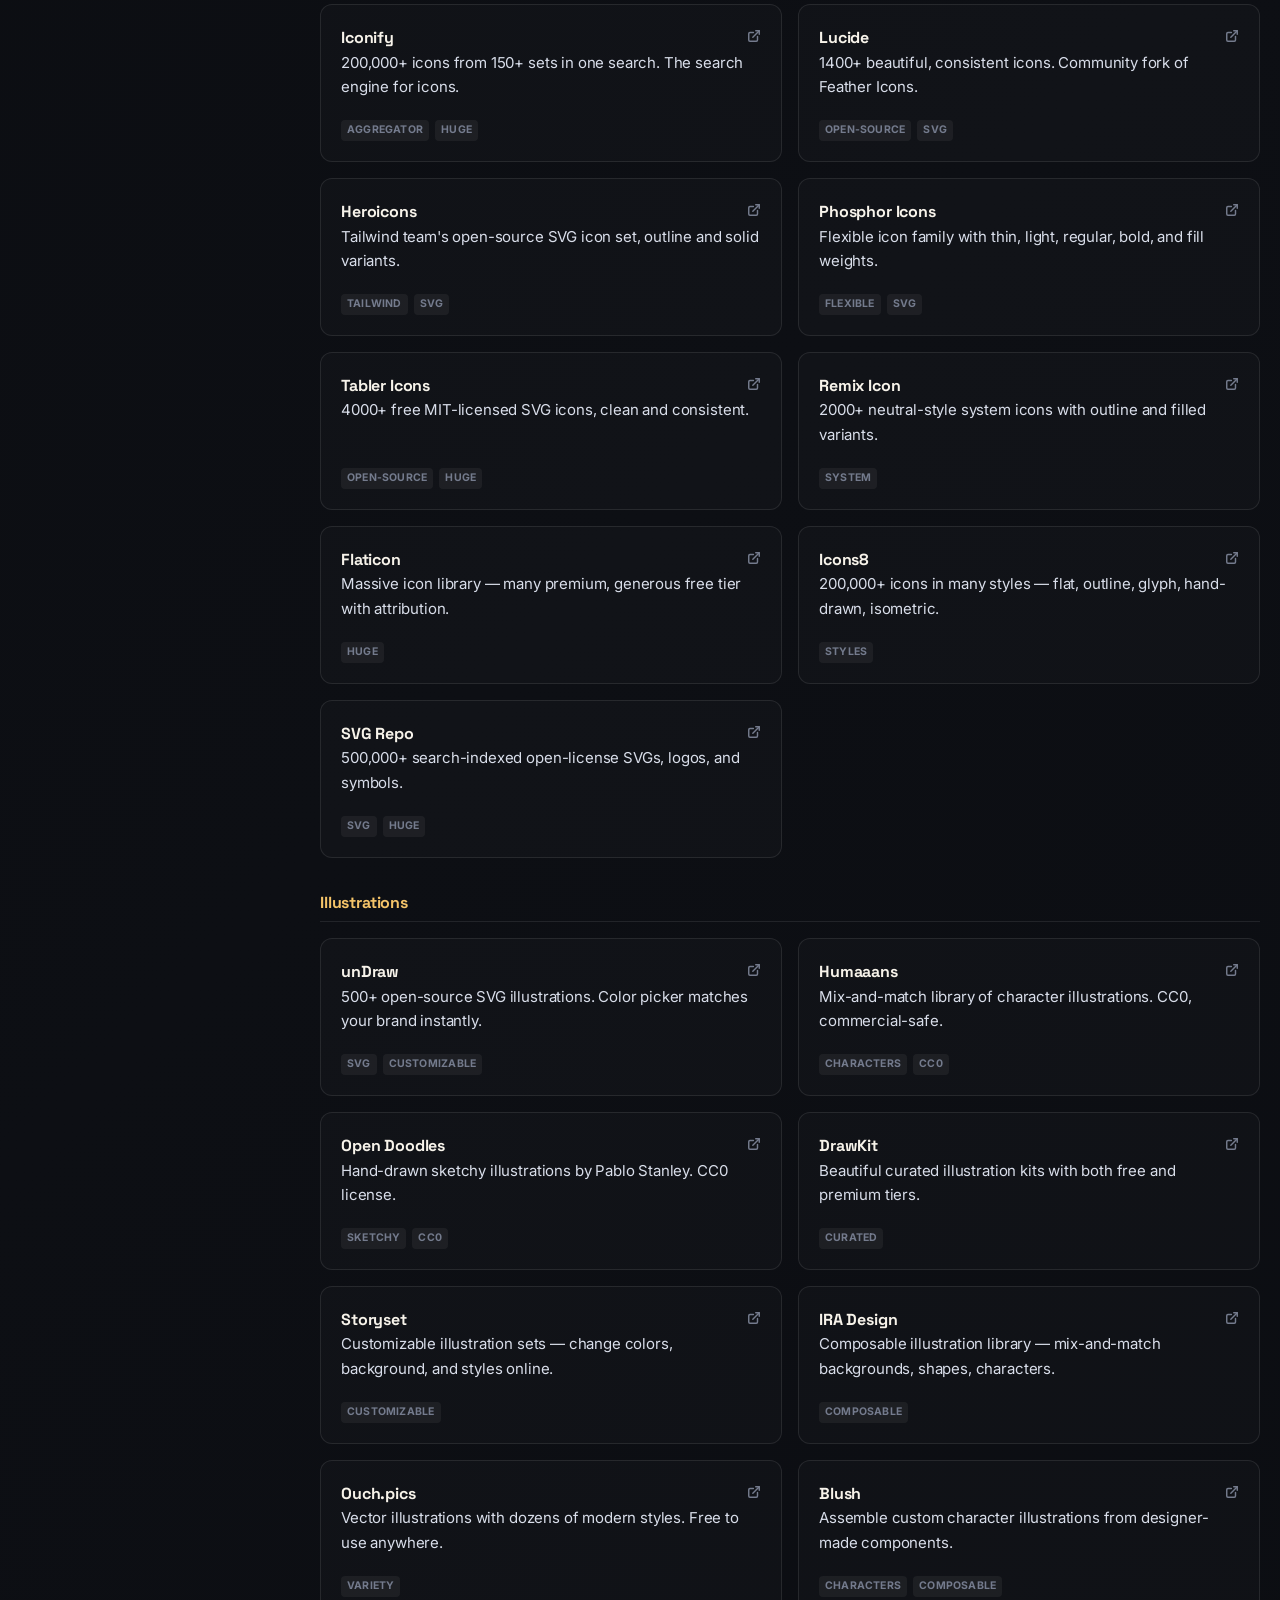
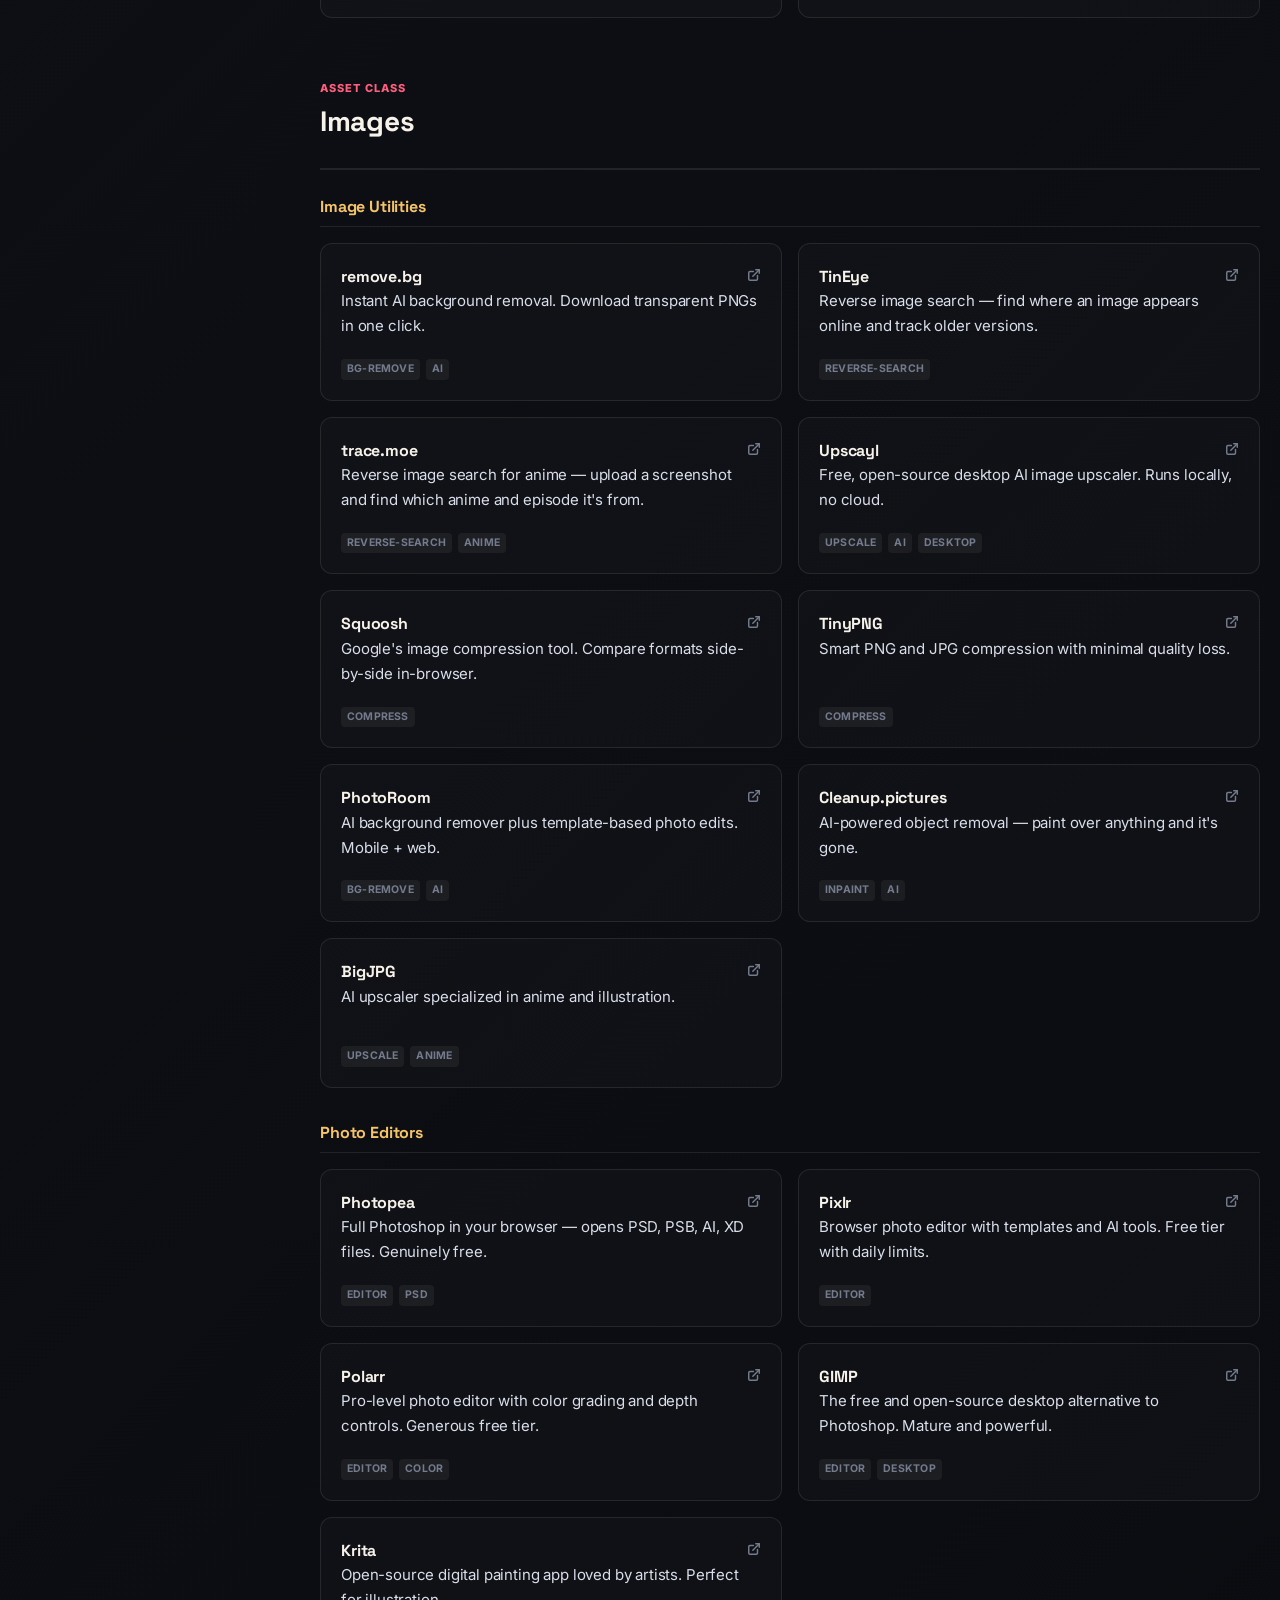
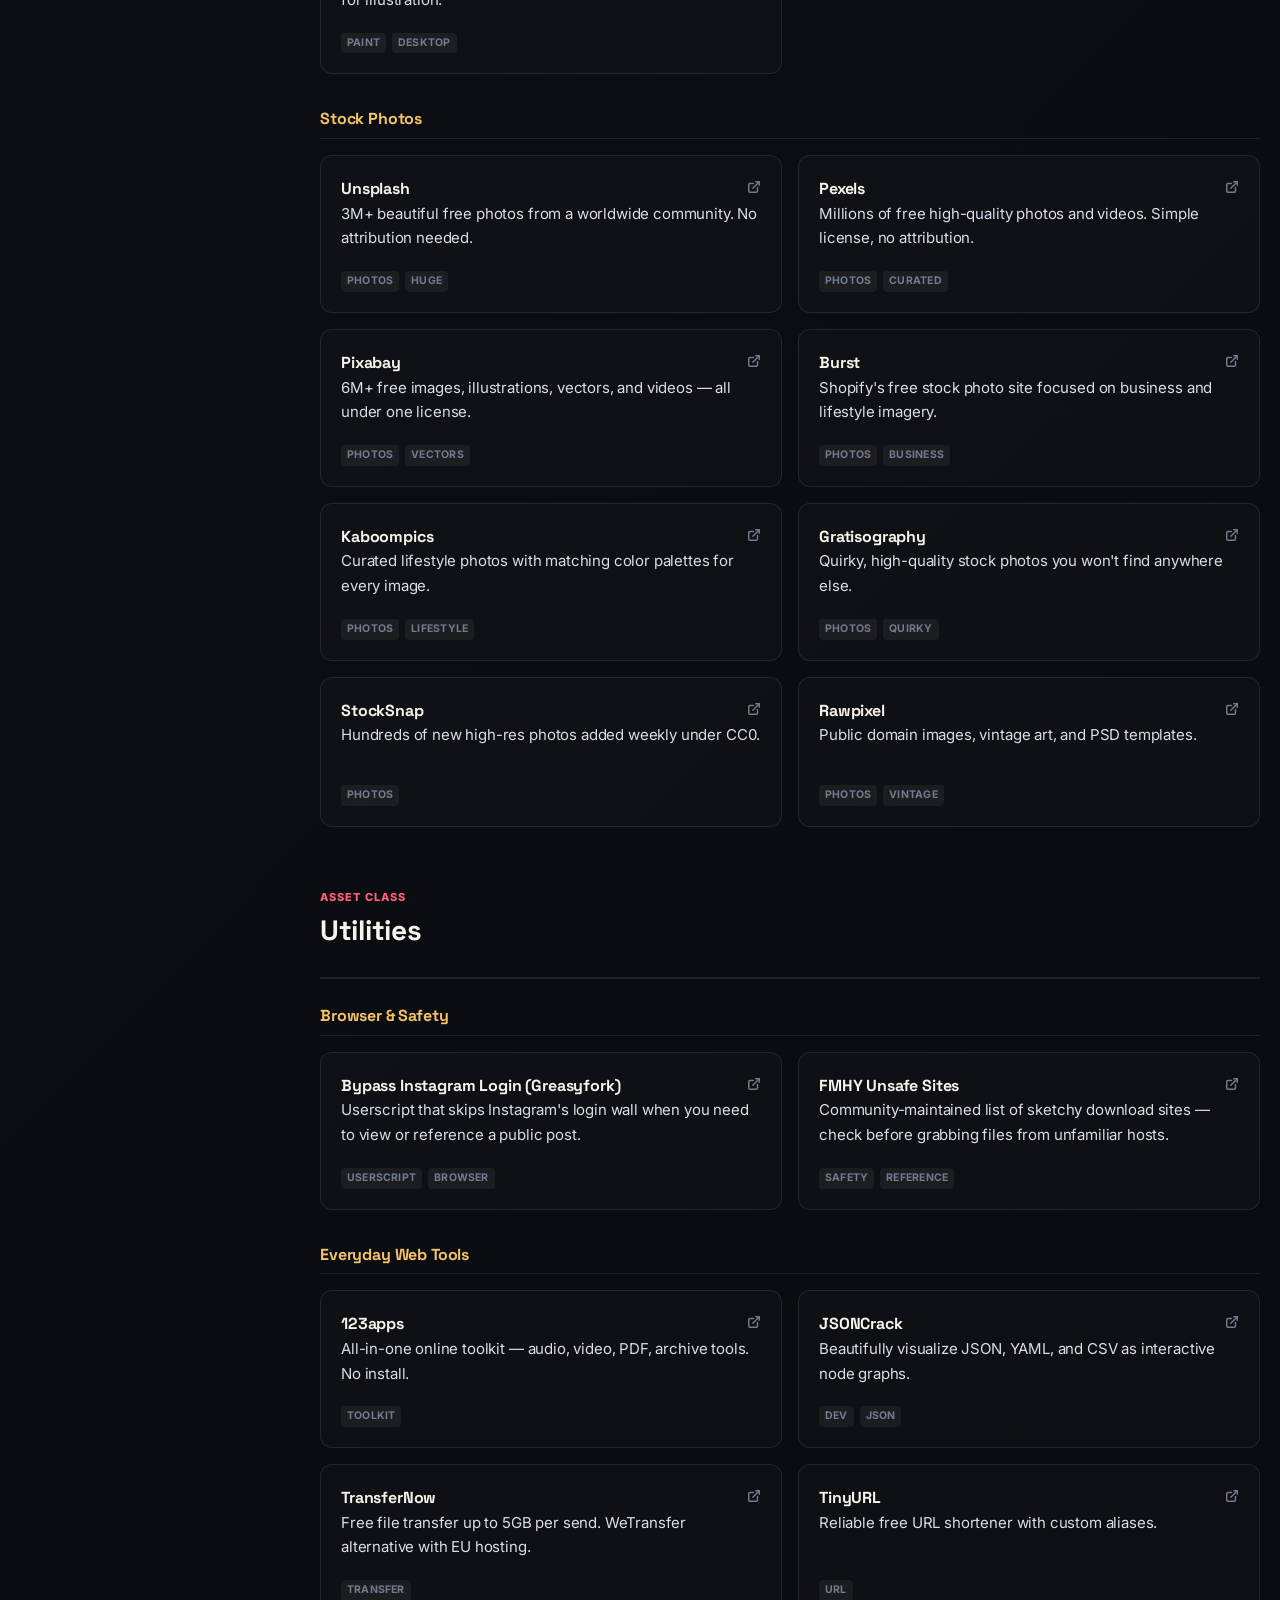
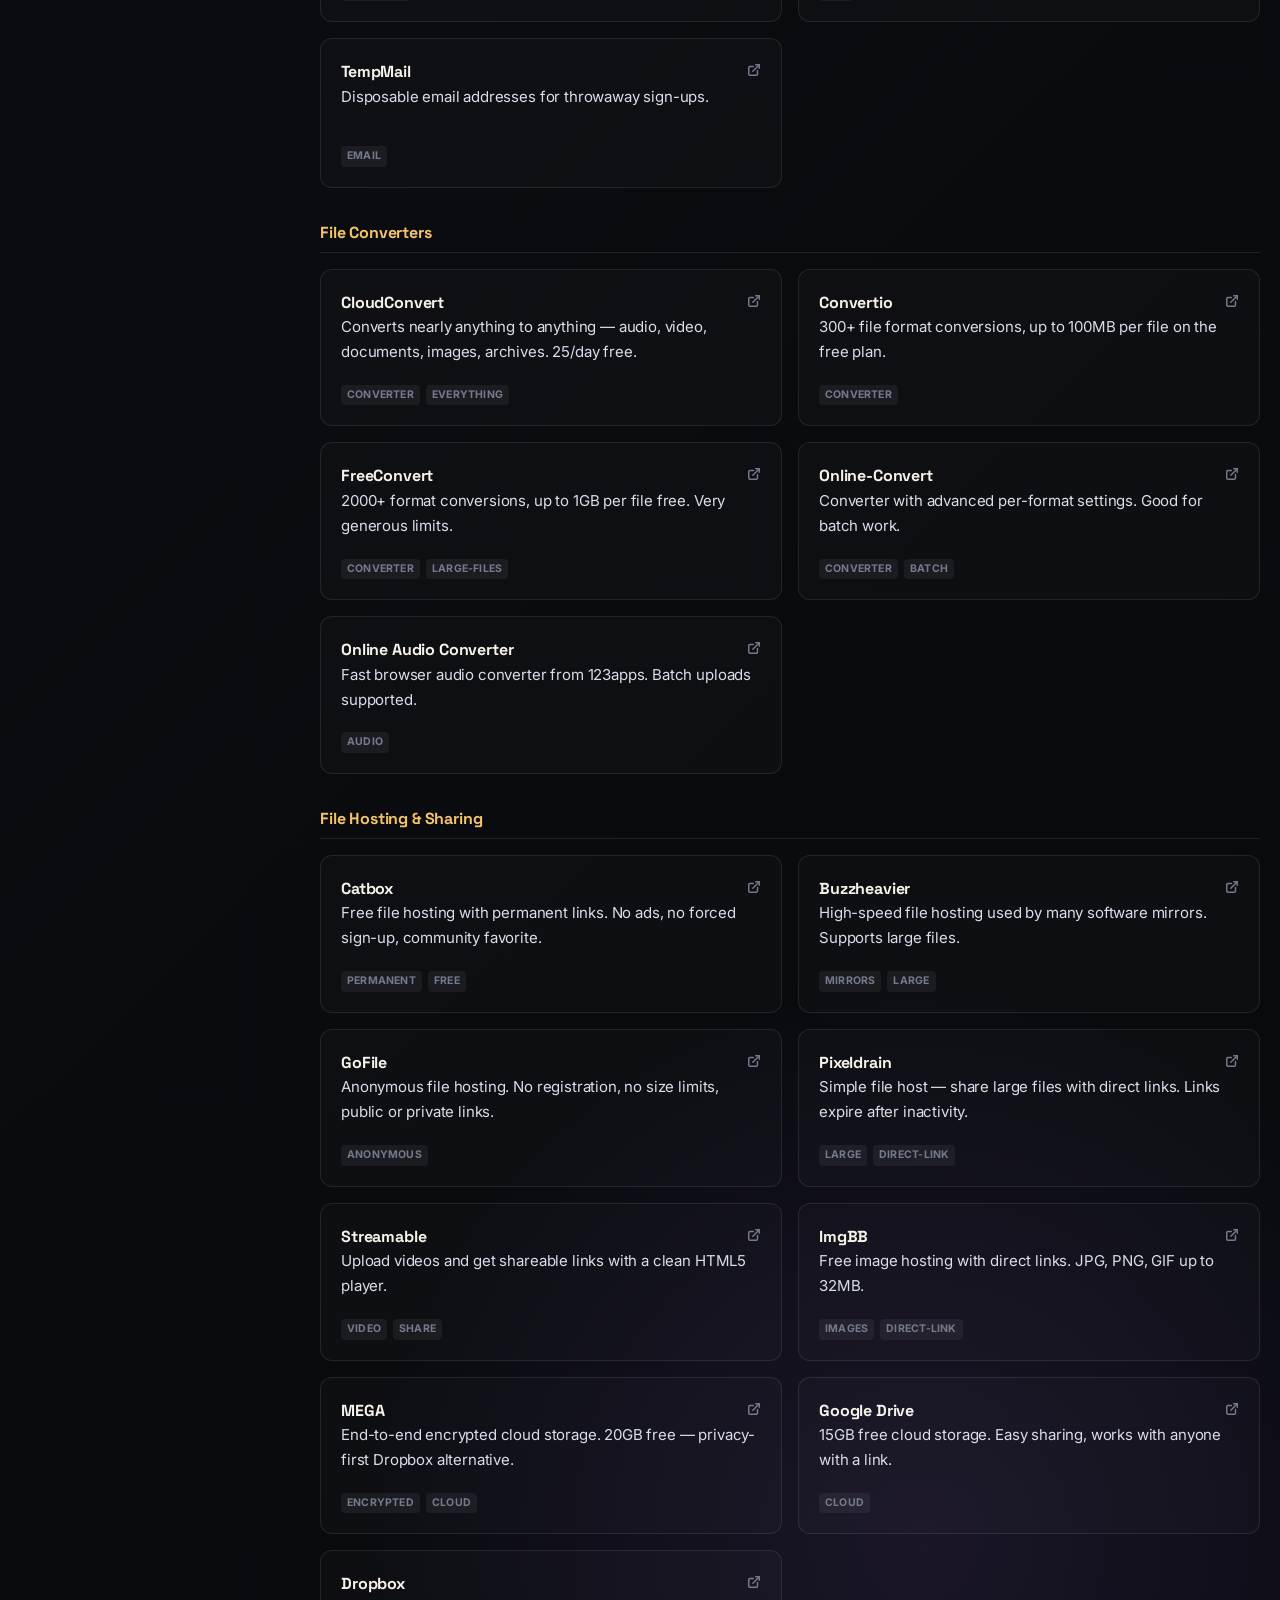
<file: resources.html>
<!doctype html>
<html lang="en">
<head>
  <meta charset="utf-8">
  <meta name="viewport" content="width=device-width, initial-scale=1">
  <title>Free Assets Catalog - vanta</title>
  <meta name="description" content="Free creative resources for video editors: sound effects, type libraries, footage, LUT overlays, and converters.">
  <link rel="icon" href="assets/logo.svg">
  <link rel="preconnect" href="https://fonts.googleapis.com">
  <link rel="preconnect" href="https://fonts.gstatic.com" crossorigin>
  <link href="https://fonts.googleapis.com/css2?family=Instrument+Serif:ital@0;1&family=Inter:wght@400;500;600;700;800;900&family=Space+Grotesk:wght@500;600;700&display=swap" rel="stylesheet">
  
  <link rel="stylesheet" href="vanta.css">
</head>
<body>
  <!-- Header -->
  <header class="topbar">
    <nav class="shell nav" aria-label="Primary navigation">
      <a class="brand" href="index.html">
        <svg class="brand-logo" viewBox="0 0 1000 1000" fill="none">
          <path d="M 275,256 L 545,750 L 512,608 L 385,325 L 500,328 Z" stroke="currentColor" stroke-width="36" stroke-linecap="round" stroke-linejoin="round" />
          <path d="M 525,642 L 735,230 L 560,395 Z" stroke="currentColor" stroke-width="36" stroke-linecap="round" stroke-linejoin="round" />
        </svg>
        <span>vanta</span>
      </a>
      <div class="nav-links">
        <a href="index.html">Home</a>
        <a href="windows.html">Windows</a>
        <a href="macos.html">macOS</a>
        <a href="extensions.html">Extensions</a>
        <a href="resources.html" class="active">Assets</a>
        <a href="guides.html">Guides</a>
        <a href="tutorials.html">Tutorials</a>
        <a href="faq.html">FAQ</a>
      </div>
      <div class="nav-right-actions">
        <button class="search-trigger-btn" aria-label="Open search">
          <svg width="15" height="15" viewBox="0 0 20 20" fill="none" aria-hidden="true">
            <circle cx="8.5" cy="8.5" r="6" stroke="currentColor" stroke-width="2.2"></circle>
            <path d="M13 13l4 4" stroke="currentColor" stroke-width="2.2" stroke-linecap="round"></path>
          </svg>
          <span>Search</span>
          <kbd style="opacity: 0.5; font-size: 10px;">Ctrl K</kbd>
        </button>
      </div>
    </nav>
  </header>

  <!-- Content Container -->
  <div class="shell doc-container">
    <!-- Sidebar -->
    <aside class="doc-sidebar">
      <div class="doc-sidebar-group">
        <span class="doc-sidebar-label">Asset Directory</span>
        <div class="doc-sidebar-links" id="sidebar-menu">
          <!-- Populated dynamically -->
        </div>
      </div>
      <div class="doc-sidebar-group">
        <span class="doc-sidebar-label">Trust Verification</span>
        <div class="doc-sidebar-links">
          <a href="guides.html?guide=safety" class="doc-sidebar-link">Safety Checks</a>
          <a href="guides.html?guide=guides_sourcing-anime-footage" class="doc-sidebar-link">Sourcing Clips</a>
        </div>
      </div>
    </aside>

    <!-- Content Pane -->
    <main class="doc-content">
      <header class="page-header">
        <h1>Free <em>Assets</em> Catalog</h1>
        <p>Curated list of free sound effects, font pairs, overlay packs, 3D assets, transcoding utilities, and visual references.</p>
        <span class="badge-tag" style="background: rgba(168,117,255,0.12); color: var(--violet);">Creative Materials</span>
      </header>

      <!-- Search Controls -->
      <div class="search-controls">
        <div class="search-input-wrap">
          <svg width="18" height="18" viewBox="0 0 20 20" fill="none" aria-hidden="true">
            <circle cx="8.5" cy="8.5" r="6" stroke="currentColor" stroke-width="2.2"></circle>
            <path d="M13 13l4 4" stroke="currentColor" stroke-width="2.2" stroke-linecap="round"></path>
          </svg>
          <input type="search" id="catalog-search" placeholder="Search fonts, audio, footages, tags..." autocomplete="off">
        </div>
      </div>

      <!-- Resource Content Container -->
      <div id="resources-container">
        <!-- Rendered dynamically -->
        <div style="padding: 40px; text-align: center; color: var(--quiet);">Loading database...</div>
      </div>
    </main>
  </div>

  <!-- Footer -->
  <footer>
    <div class="shell footer-inner">
      <div class="footer-left">
        <svg viewBox="0 0 1000 1000" fill="none" style="width: 24px; height: 24px;">
          <path d="M 275,256 L 545,750 L 512,608 L 385,325 L 500,328 Z" stroke="currentColor" stroke-width="44" stroke-linecap="round" stroke-linejoin="round" />
          <path d="M 525,642 L 735,230 L 560,395 Z" stroke="currentColor" stroke-width="44" stroke-linecap="round" stroke-linejoin="round" />
        </svg>
        <span>vanta - made with ❤️ by <a href="https://hek3i.cc/">hek3i</a></span>
      </div>
      <div class="footer-right">
        <a href="about.html">About</a>
        <a href="status.html">Status</a>
        <a href="credits.html">Credits</a>
        <a href="https://dcd.gg/vantaaa" target="_blank" rel="noopener">Discord</a>
      </div>
    </div>
  </footer>

  <!-- Scripts -->
  <script src="data/keyflame_db.js"></script>
  <script src="vanta.js"></script>
  <script>
    document.addEventListener("DOMContentLoaded", () => {
      const searchInput = document.getElementById("catalog-search");
      let activeQuery = "";

      searchInput.addEventListener("input", (e) => {
        activeQuery = e.target.value.trim().toLowerCase();
        renderResources();
      });

      function renderResources() {
        const container = document.getElementById("resources-container");
        const sidebar = document.getElementById("sidebar-menu");
        if (!window.keyflameDb || !window.keyflameDb.resources) {
          container.innerHTML = `<div style="padding: 40px; text-align: center; color: var(--hot);">Database failed to load.</div>`;
          return;
        }

        const items = window.keyflameDb.resources;

        // Filter items
        const filteredItems = items.filter(item => {
          const nameMatch = item.name.toLowerCase().includes(activeQuery);
          const descMatch = item.description.toLowerCase().includes(activeQuery);
          const sectionMatch = item.section.toLowerCase().includes(activeQuery);
          const catMatch = item.category.toLowerCase().includes(activeQuery);
          const tagsMatch = item.tags.some(tag => tag.toLowerCase().includes(activeQuery));
          return nameMatch || descMatch || sectionMatch || catMatch || tagsMatch;
        });

        // Group by Section -> Category
        const sections = {};
        filteredItems.forEach(item => {
          if (!sections[item.section]) sections[item.section] = {};
          if (!sections[item.section][item.category]) sections[item.section][item.category] = [];
          sections[item.section][item.category].push(item);
        });

        // Generate Sidebar links
        const sortedSections = Object.keys(sections).sort();
        if (sidebar && !activeQuery) {
          sidebar.innerHTML = sortedSections.map((secName, idx) => `
            <a href="#${secName.toLowerCase().replace(/\s+/g, '-')}" class="doc-sidebar-link ${idx === 0 ? 'active' : ''}">
              ${secName}
            </a>
          `).join("");

          // Simple sidebar click behavior
          document.querySelectorAll("#sidebar-menu a").forEach(link => {
            link.addEventListener("click", (e) => {
              document.querySelectorAll("#sidebar-menu a").forEach(l => l.classList.remove("active"));
              link.classList.add("active");
            });
          });
        }

        if (filteredItems.length === 0) {
          container.innerHTML = `<div style="padding: 40px; text-align: center; color: var(--quiet);">No creative assets match that query.</div>`;
          return;
        }

        // Generate Content HTML
        let html = "";
        sortedSections.forEach(secName => {
          const secSlug = secName.toLowerCase().replace(/\s+/g, '-');
          html += `
            <div id="${secSlug}" class="doc-section">
              <div class="page-header" style="margin-bottom: 24px; border-bottom: 2px solid var(--line);">
                <span class="section-kicker" style="color: var(--hot);">Asset Class</span>
                <h2 style="font-size: 28px; margin: 0;">${secName}</h2>
              </div>
          `;

          const groups = sections[secName];
          Object.keys(groups).sort().forEach(catName => {
            const catItems = groups[catName];
            html += `
              <div style="margin-bottom: 32px;">
                <h3 style="font-family: var(--display); font-size: 16px; font-weight: 700; color: var(--gold); border-bottom: 1px solid var(--line); padding-bottom: 6px; margin-bottom: 16px;">
                  ${catName}
                </h3>
                <div class="res-grid">
                  ${catItems.map(item => `
                    <div class="res-card">
                      <div>
                        <div class="res-card-top">
                          <span class="res-card-name">${item.name}</span>
                          <a href="${item.url}" target="_blank" rel="noopener" class="res-card-ext" title="Visit resource link">
                            <svg width="14" height="14" viewBox="0 0 24 24" fill="none" stroke="currentColor" stroke-width="2.5">
                              <path d="M18 13v6a2 2 0 0 1-2 2H5a2 2 0 0 1-2-2V8a2 2 0 0 1 2-2h6" stroke-linecap="round" stroke-linejoin="round"/>
                              <polyline points="15 3 21 3 21 9" stroke-linecap="round" stroke-linejoin="round"/>
                              <line x1="10" y1="14" x2="21" y2="3" stroke-linecap="round" stroke-linejoin="round"/>
                            </svg>
                          </a>
                        </div>
                        <p class="res-card-desc">${item.description}</p>
                      </div>
                      <div class="res-card-tags">
                        ${item.tags.map(tag => `<span class="res-card-tag">${tag}</span>`).join("")}
                      </div>
                    </div>
                  `).join("")}
                </div>
              </div>
            `;
          });

          html += `</div>`;
        });

        container.innerHTML = html;
      }

      // Initial Render
      renderResources();
    });
  </script>
</body>
</html>
</file>
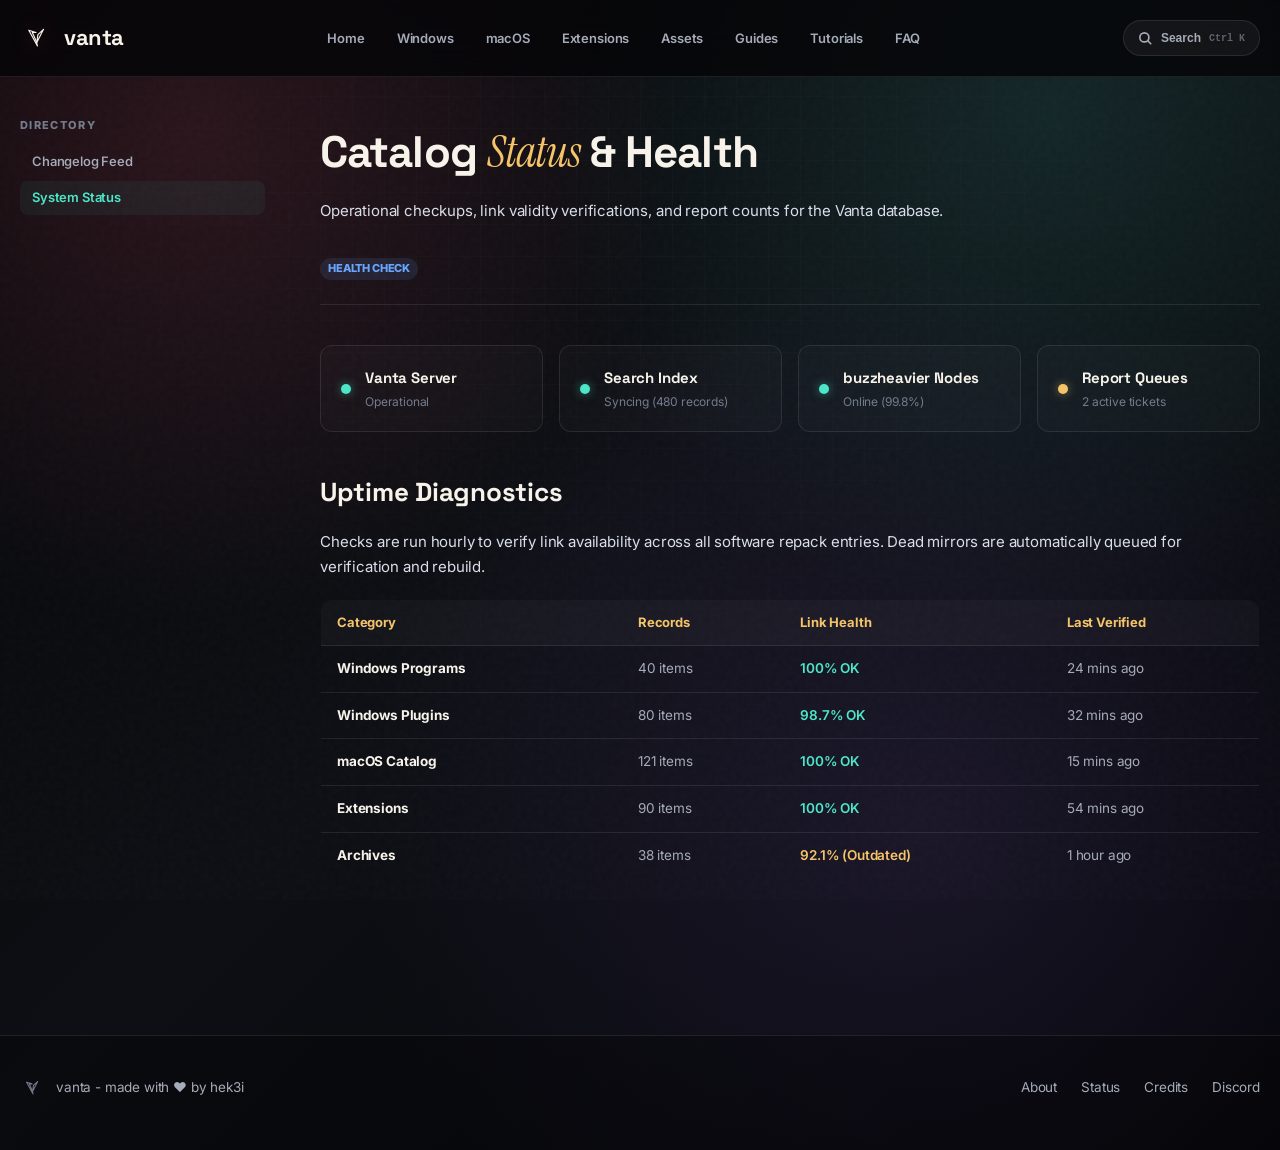
<file: status.html>
<!doctype html>
<html lang="en">
<head>
  <meta charset="utf-8">
  <meta name="viewport" content="width=device-width, initial-scale=1">
  <title>System Status - vanta</title>
  <meta name="description" content="System health, catalog freshness, active reports, and link checking status.">
  <link rel="icon" href="assets/logo.svg">
  <link rel="preconnect" href="https://fonts.googleapis.com">
  <link rel="preconnect" href="https://fonts.gstatic.com" crossorigin>
  <link href="https://fonts.googleapis.com/css2?family=Instrument+Serif:ital@0;1&family=Inter:wght@400;500;600;700;800;900&family=Space+Grotesk:wght@500;600;700&display=swap" rel="stylesheet">
  
  <link rel="stylesheet" href="vanta.css">
</head>
<body>
  <!-- Header -->
  <header class="topbar">
    <nav class="shell nav" aria-label="Primary navigation">
      <a class="brand" href="index.html">
        <svg class="brand-logo" viewBox="0 0 1000 1000" fill="none">
          <path d="M 275,256 L 545,750 L 512,608 L 385,325 L 500,328 Z" stroke="currentColor" stroke-width="36" stroke-linecap="round" stroke-linejoin="round" />
          <path d="M 525,642 L 735,230 L 560,395 Z" stroke="currentColor" stroke-width="36" stroke-linecap="round" stroke-linejoin="round" />
        </svg>
        <span>vanta</span>
      </a>
      <div class="nav-links">
        <a href="index.html">Home</a>
        <a href="windows.html">Windows</a>
        <a href="macos.html">macOS</a>
        <a href="extensions.html">Extensions</a>
        <a href="resources.html">Assets</a>
        <a href="guides.html">Guides</a>
        <a href="tutorials.html">Tutorials</a>
        <a href="faq.html">FAQ</a>
      </div>
      <div class="nav-right-actions">
        <button class="search-trigger-btn" aria-label="Open search">
          <svg width="15" height="15" viewBox="0 0 20 20" fill="none" aria-hidden="true">
            <circle cx="8.5" cy="8.5" r="6" stroke="currentColor" stroke-width="2.2"></circle>
            <path d="M13 13l4 4" stroke="currentColor" stroke-width="2.2" stroke-linecap="round"></path>
          </svg>
          <span>Search</span>
          <kbd style="opacity: 0.5; font-size: 10px;">Ctrl K</kbd>
        </button>
      </div>
    </nav>
  </header>

  <!-- Content Container -->
  <div class="shell doc-container">
    <!-- Sidebar -->
    <aside class="doc-sidebar">
      <div class="doc-sidebar-group">
        <span class="doc-sidebar-label">Directory</span>
        <div class="doc-sidebar-links">
          <a href="drops.html" class="doc-sidebar-link">Changelog Feed</a>
          <a href="status.html" class="doc-sidebar-link active">System Status</a>
        </div>
      </div>
    </aside>

    <!-- Content Pane -->
    <main class="doc-content">
      <header class="page-header">
        <h1>Catalog <em>Status</em> & Health</h1>
        <p>Operational checkups, link validity verifications, and report counts for the Vanta database.</p>
        <span class="badge-tag" style="background: rgba(105,167,255,0.12); color: var(--blue);">Health Check</span>
      </header>

      <!-- Active Report Notification -->
      <div id="report-notification" style="display: none;" class="doc-alert warning">
        <span class="alert-title">Broken Link Ticket Opened</span>
        <p id="report-text">Report logged for item. Reviewing download node...</p>
      </div>

      <!-- Status Cards Grid -->
      <div class="status-grid">
        <div class="status-card">
          <span class="status-dot"></span>
          <div class="status-info">
            <span class="status-name">Vanta Server</span>
            <span class="status-val">Operational</span>
          </div>
        </div>
        <div class="status-card">
          <span class="status-dot"></span>
          <div class="status-info">
            <span class="status-name">Search Index</span>
            <span class="status-val">Syncing (480 records)</span>
          </div>
        </div>
        <div class="status-card">
          <span class="status-dot"></span>
          <div class="status-info">
            <span class="status-name">buzzheavier Nodes</span>
            <span class="status-val">Online (99.8%)</span>
          </div>
        </div>
        <div class="status-card">
          <span class="status-dot warning"></span>
          <div class="status-info">
            <span class="status-name">Report Queues</span>
            <span class="status-val">2 active tickets</span>
          </div>
        </div>
      </div>

      <!-- Detail status logs -->
      <div class="doc-section">
        <h2>Uptime Diagnostics</h2>
        <p>Checks are run hourly to verify link availability across all software repack entries. Dead mirrors are automatically queued for verification and rebuild.</p>
        
        <table style="width: 100%; border-collapse: collapse; border: 1px solid var(--line); border-radius: var(--radius-lg); overflow: hidden; margin-top: 20px;">
          <thead>
            <tr style="background: rgba(255,255,255,0.03); border-bottom: 1px solid var(--line); text-align: left; font-size: 13px;">
              <th style="padding: 12px 16px; font-weight: 700; color: var(--gold);">Category</th>
              <th style="padding: 12px 16px; font-weight: 700; color: var(--gold);">Records</th>
              <th style="padding: 12px 16px; font-weight: 700; color: var(--gold);">Link Health</th>
              <th style="padding: 12px 16px; font-weight: 700; color: var(--gold);">Last Verified</th>
            </tr>
          </thead>
          <tbody style="font-size: 13.5px; color: var(--muted);">
            <tr style="border-bottom: 1px solid var(--line);">
              <td style="padding: 12px 16px; font-weight: 700; color: var(--ink);">Windows Programs</td>
              <td style="padding: 12px 16px;">40 items</td>
              <td style="padding: 12px 16px; color: var(--mint); font-weight: 600;">100% OK</td>
              <td style="padding: 12px 16px;">24 mins ago</td>
            </tr>
            <tr style="border-bottom: 1px solid var(--line);">
              <td style="padding: 12px 16px; font-weight: 700; color: var(--ink);">Windows Plugins</td>
              <td style="padding: 12px 16px;">80 items</td>
              <td style="padding: 12px 16px; color: var(--mint); font-weight: 600;">98.7% OK</td>
              <td style="padding: 12px 16px;">32 mins ago</td>
            </tr>
            <tr style="border-bottom: 1px solid var(--line);">
              <td style="padding: 12px 16px; font-weight: 700; color: var(--ink);">macOS Catalog</td>
              <td style="padding: 12px 16px;">121 items</td>
              <td style="padding: 12px 16px; color: var(--mint); font-weight: 600;">100% OK</td>
              <td style="padding: 12px 16px;">15 mins ago</td>
            </tr>
            <tr style="border-bottom: 1px solid var(--line);">
              <td style="padding: 12px 16px; font-weight: 700; color: var(--ink);">Extensions</td>
              <td style="padding: 90px 16px; padding-top: 12px; padding-bottom: 12px;">90 items</td>
              <td style="padding: 12px 16px; color: var(--mint); font-weight: 600;">100% OK</td>
              <td style="padding: 12px 16px;">54 mins ago</td>
            </tr>
            <tr>
              <td style="padding: 12px 16px; font-weight: 700; color: var(--ink);">Archives</td>
              <td style="padding: 12px 16px;">38 items</td>
              <td style="padding: 12px 16px; color: var(--gold); font-weight: 600;">92.1% (Outdated)</td>
              <td style="padding: 12px 16px;">1 hour ago</td>
            </tr>
          </tbody>
        </table>
      </div>
    </main>
  </div>

  <!-- Footer -->
  <footer>
    <div class="shell footer-inner">
      <div class="footer-left">
        <svg viewBox="0 0 1000 1000" fill="none" style="width: 24px; height: 24px;">
          <path d="M 275,256 L 545,750 L 512,608 L 385,325 L 500,328 Z" stroke="currentColor" stroke-width="44" stroke-linecap="round" stroke-linejoin="round" />
          <path d="M 525,642 L 735,230 L 560,395 Z" stroke="currentColor" stroke-width="44" stroke-linecap="round" stroke-linejoin="round" />
        </svg>
        <span>vanta - made with ❤️ by <a href="https://hek3i.cc/">hek3i</a></span>
      </div>
      <div class="footer-right">
        <a href="about.html">About</a>
        <a href="status.html">Status</a>
        <a href="credits.html">Credits</a>
        <a href="https://dcd.gg/vantaaa" target="_blank" rel="noopener">Discord</a>
      </div>
    </div>
  </footer>

  <!-- Scripts -->
  <script src="data/keyflame_db.js"></script>
  <script src="vanta.js"></script>
  <script>
    document.addEventListener("DOMContentLoaded", () => {
      const urlParams = new URLSearchParams(window.location.search);
      const reportItem = urlParams.get("report");
      if (reportItem) {
        const notif = document.getElementById("report-notification");
        const notifText = document.getElementById("report-text");
        notifText.innerText = `Report ticket submitted for: "${decodeURIComponent(reportItem)}". Our team will verify and rebuild the mirror within 12 hours.`;
        notif.style.display = "block";
      }
    });
  </script>
</body>
</html>
</file>
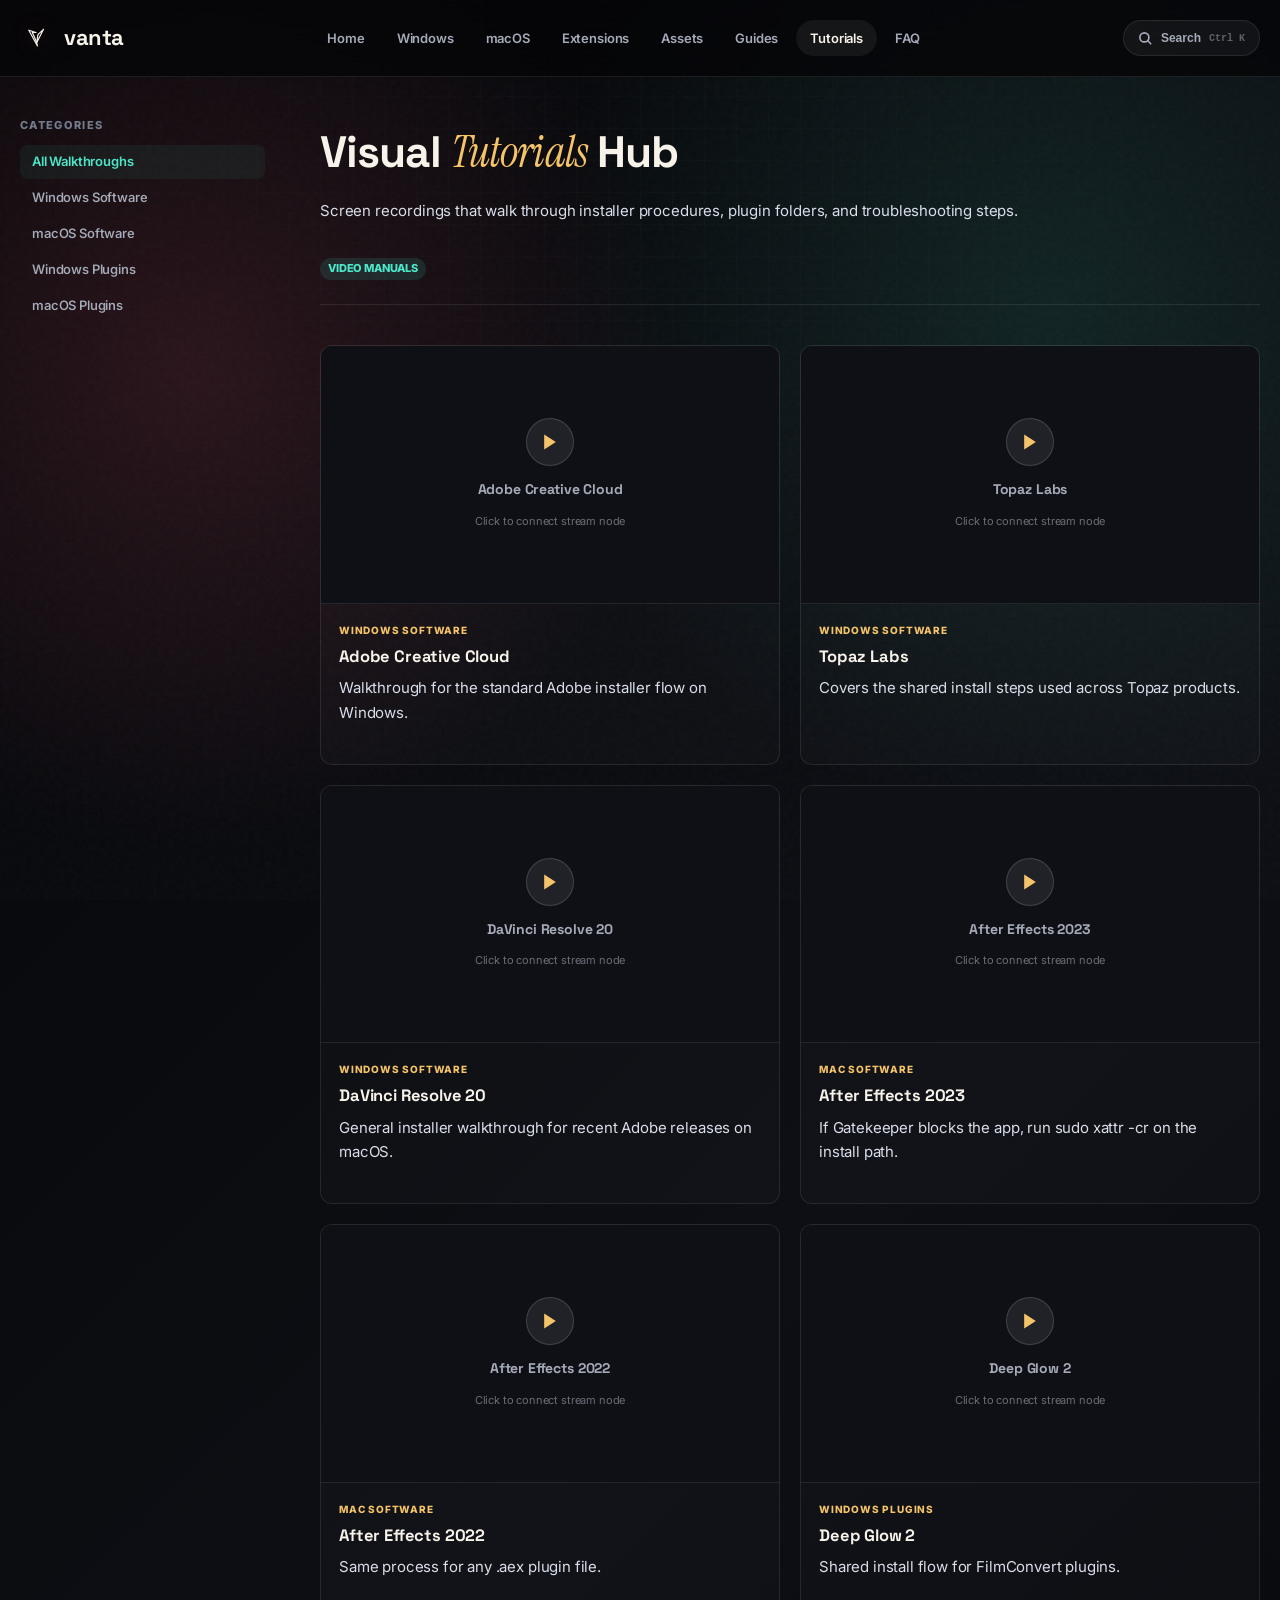
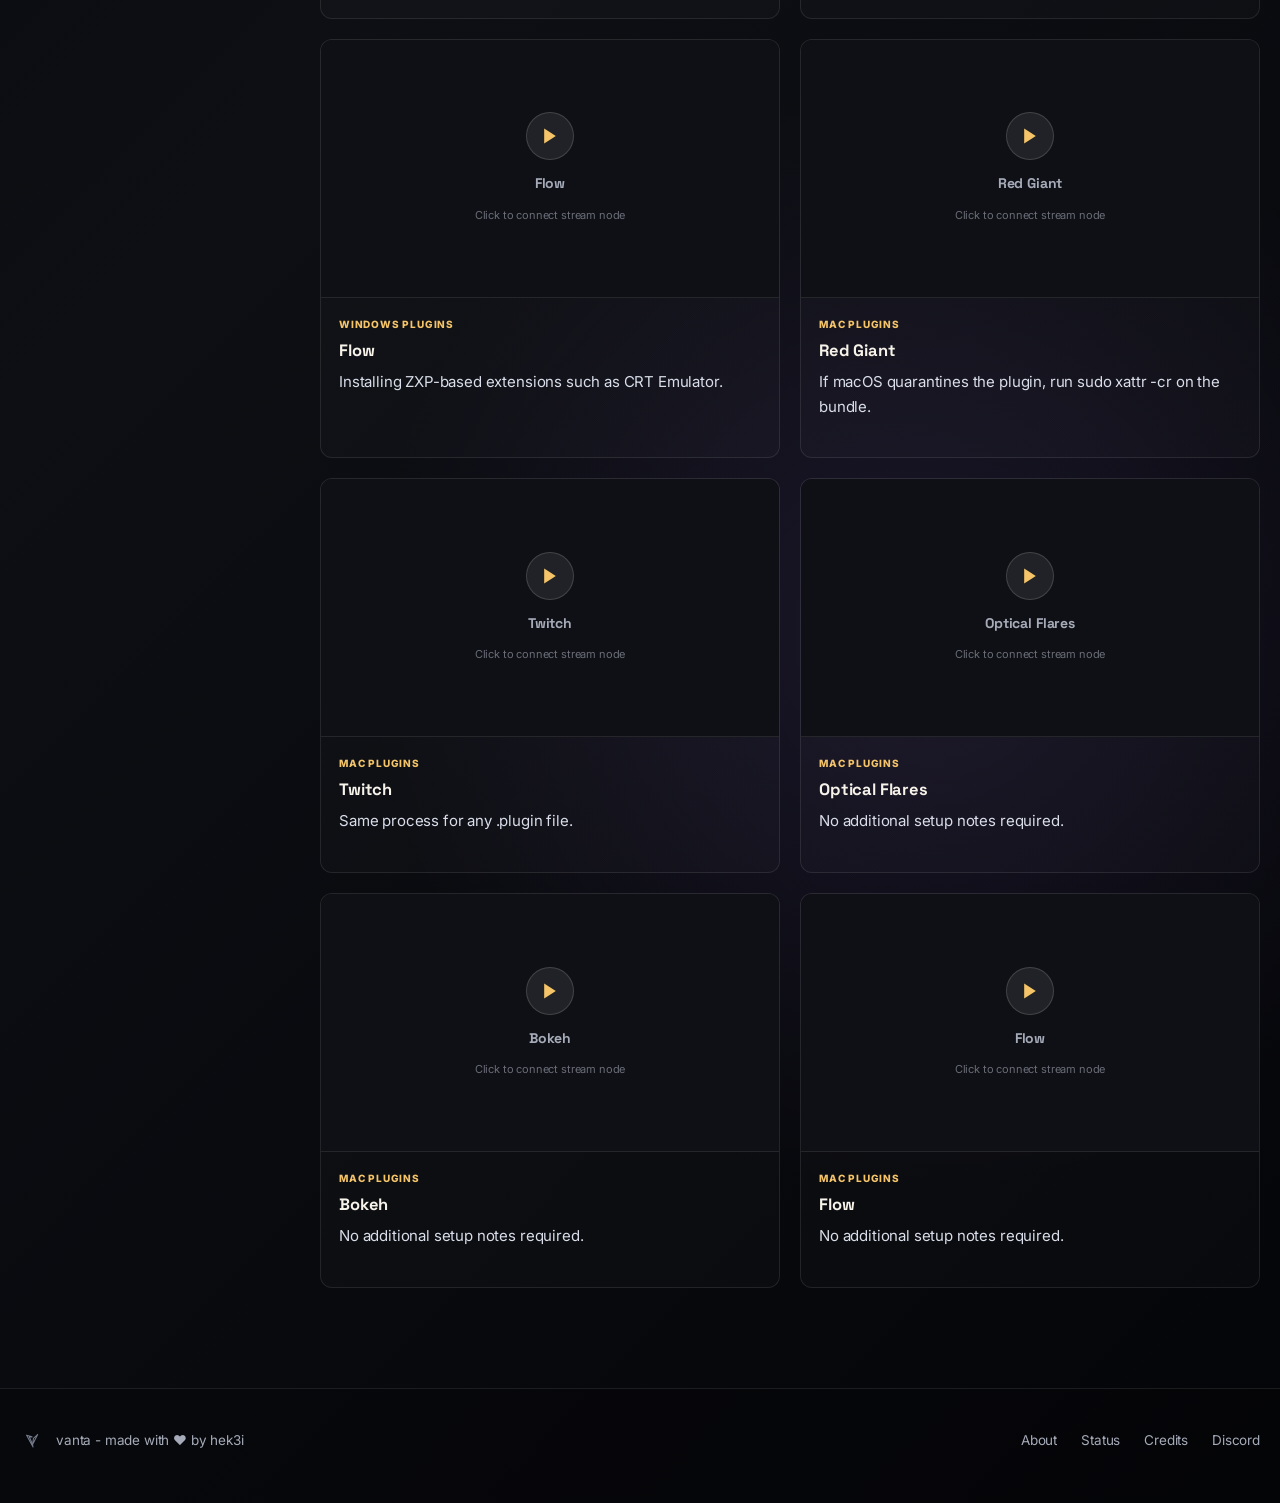
<file: tutorials.html>
<!doctype html>
<html lang="en">
<head>
  <meta charset="utf-8">
  <meta name="viewport" content="width=device-width, initial-scale=1">
  <title>Visual Tutorials - vanta</title>
  <meta name="description" content="Screen recordings and video walkthroughs for editing software installs and plugin setups.">
  <link rel="icon" href="assets/logo.svg">
  <link rel="preconnect" href="https://fonts.googleapis.com">
  <link rel="preconnect" href="https://fonts.gstatic.com" crossorigin>
  <link href="https://fonts.googleapis.com/css2?family=Instrument+Serif:ital@0;1&family=Inter:wght@400;500;600;700;800;900&family=Space+Grotesk:wght@500;600;700&display=swap" rel="stylesheet">
  
  <link rel="stylesheet" href="vanta.css">
</head>
<body>
  <!-- Header -->
  <header class="topbar">
    <nav class="shell nav" aria-label="Primary navigation">
      <a class="brand" href="index.html">
        <svg class="brand-logo" viewBox="0 0 1000 1000" fill="none">
          <path d="M 275,256 L 545,750 L 512,608 L 385,325 L 500,328 Z" stroke="currentColor" stroke-width="36" stroke-linecap="round" stroke-linejoin="round" />
          <path d="M 525,642 L 735,230 L 560,395 Z" stroke="currentColor" stroke-width="36" stroke-linecap="round" stroke-linejoin="round" />
        </svg>
        <span>vanta</span>
      </a>
      <div class="nav-links">
        <a href="index.html">Home</a>
        <a href="windows.html">Windows</a>
        <a href="macos.html">macOS</a>
        <a href="extensions.html">Extensions</a>
        <a href="resources.html">Assets</a>
        <a href="guides.html">Guides</a>
        <a href="tutorials.html" class="active">Tutorials</a>
        <a href="faq.html">FAQ</a>
      </div>
      <div class="nav-right-actions">
        <button class="search-trigger-btn" aria-label="Open search">
          <svg width="15" height="15" viewBox="0 0 20 20" fill="none" aria-hidden="true">
            <circle cx="8.5" cy="8.5" r="6" stroke="currentColor" stroke-width="2.2"></circle>
            <path d="M13 13l4 4" stroke="currentColor" stroke-width="2.2" stroke-linecap="round"></path>
          </svg>
          <span>Search</span>
          <kbd style="opacity: 0.5; font-size: 10px;">Ctrl K</kbd>
        </button>
      </div>
    </nav>
  </header>

  <!-- Content Container -->
  <div class="shell doc-container">
    <!-- Sidebar -->
    <aside class="doc-sidebar">
      <div class="doc-sidebar-group">
        <span class="doc-sidebar-label">Categories</span>
        <div class="doc-sidebar-links" id="sidebar-filters">
          <a href="#" class="doc-sidebar-link active" data-filter="all">All Walkthroughs</a>
          <a href="#" class="doc-sidebar-link" data-filter="Windows software">Windows Software</a>
          <a href="#" class="doc-sidebar-link" data-filter="Mac software">macOS Software</a>
          <a href="#" class="doc-sidebar-link" data-filter="Windows plugins">Windows Plugins</a>
          <a href="#" class="doc-sidebar-link" data-filter="Mac plugins">macOS Plugins</a>
        </div>
      </div>
    </aside>

    <!-- Content Pane -->
    <main class="doc-content">
      <header class="page-header">
        <h1>Visual <em>Tutorials</em> Hub</h1>
        <p>Screen recordings that walk through installer procedures, plugin folders, and troubleshooting steps.</p>
        <span class="badge-tag" style="background: rgba(77,230,200,0.12); color: var(--mint);">Video Manuals</span>
      </header>

      <!-- Tutorials Grid -->
      <div class="tut-grid" id="tutorials-container">
        <!-- Rendered dynamically -->
        <div style="padding: 40px; text-align: center; color: var(--quiet);">Loading tutorials...</div>
      </div>
    </main>
  </div>

  <!-- Footer -->
  <footer>
    <div class="shell footer-inner">
      <div class="footer-left">
        <svg viewBox="0 0 1000 1000" fill="none" style="width: 24px; height: 24px;">
          <path d="M 275,256 L 545,750 L 512,608 L 385,325 L 500,328 Z" stroke="currentColor" stroke-width="44" stroke-linecap="round" stroke-linejoin="round" />
          <path d="M 525,642 L 735,230 L 560,395 Z" stroke="currentColor" stroke-width="44" stroke-linecap="round" stroke-linejoin="round" />
        </svg>
        <span>vanta - made with ❤️ by <a href="https://hek3i.cc/">hek3i</a></span>
      </div>
      <div class="footer-right">
        <a href="about.html">About</a>
        <a href="status.html">Status</a>
        <a href="credits.html">Credits</a>
        <a href="https://dcd.gg/vantaaa" target="_blank" rel="noopener">Discord</a>
      </div>
    </div>
  </footer>

  <!-- Scripts -->
  <script src="data/keyflame_db.js"></script>
  <script src="vanta.js"></script>
  <script>
    document.addEventListener("DOMContentLoaded", () => {
      const filterLinks = document.querySelectorAll("#sidebar-filters [data-filter]");
      let activeFilter = "all";

      // Filter clicks
      filterLinks.forEach(link => {
        link.addEventListener("click", (e) => {
          e.preventDefault();
          filterLinks.forEach(fl => fl.classList.remove("active"));
          link.classList.add("active");
          activeFilter = link.getAttribute("data-filter");
          renderTutorials();
        });
      });

      function renderTutorials() {
        const container = document.getElementById("tutorials-container");
        if (!window.keyflameDb || !window.keyflameDb.tutorials) {
          container.innerHTML = `<div style="padding: 40px; text-align: center; color: var(--hot);">Database failed to load.</div>`;
          return;
        }

        const items = window.keyflameDb.tutorials;
        
        // Filter items
        const filteredItems = items.filter(item => {
          return activeFilter === "all" || item.category === activeFilter;
        });

        if (filteredItems.length === 0) {
          container.innerHTML = `<div style="padding: 40px; text-align: center; color: var(--quiet);">No tutorials found for this category.</div>`;
          return;
        }

        container.innerHTML = filteredItems.map(item => `
          <div class="tut-card">
            <div class="tut-player-placeholder" onclick="playSimulatedVideo('${item.title}')">
              <div class="tut-play-icon">
                <svg width="20" height="20" viewBox="0 0 24 24" fill="currentColor">
                  <polygon points="5 3 19 12 5 21 5 3"/>
                </svg>
              </div>
              <span style="font-family: var(--display); font-weight: 700; font-size: 14px;">${item.title}</span>
              <small style="font-size: 11px; opacity: 0.6;">Click to connect stream node</small>
            </div>
            <div class="tut-info">
              <span style="font-size: 10px; font-weight: 800; text-transform: uppercase; color: var(--gold); letter-spacing: 0.08em; display: block; margin-bottom: 6px;">
                ${item.category}
              </span>
              <h3 class="tut-title">${item.title}</h3>
              <p class="tut-note">${item.note || 'No additional setup notes required.'}</p>
            </div>
          </div>
        `).join("");
      }

      // Simulated Player Alert
      window.playSimulatedVideo = function(title) {
        alert(`Connecting to Vanta Stream Server Node for: "${title}"...\n\nStream initialized. Please check that you have downloaded the matching catalog installer from the Windows or macOS directory.`);
      };

      // Initial Render
      renderTutorials();
    });
  </script>
</body>
</html>
</file>
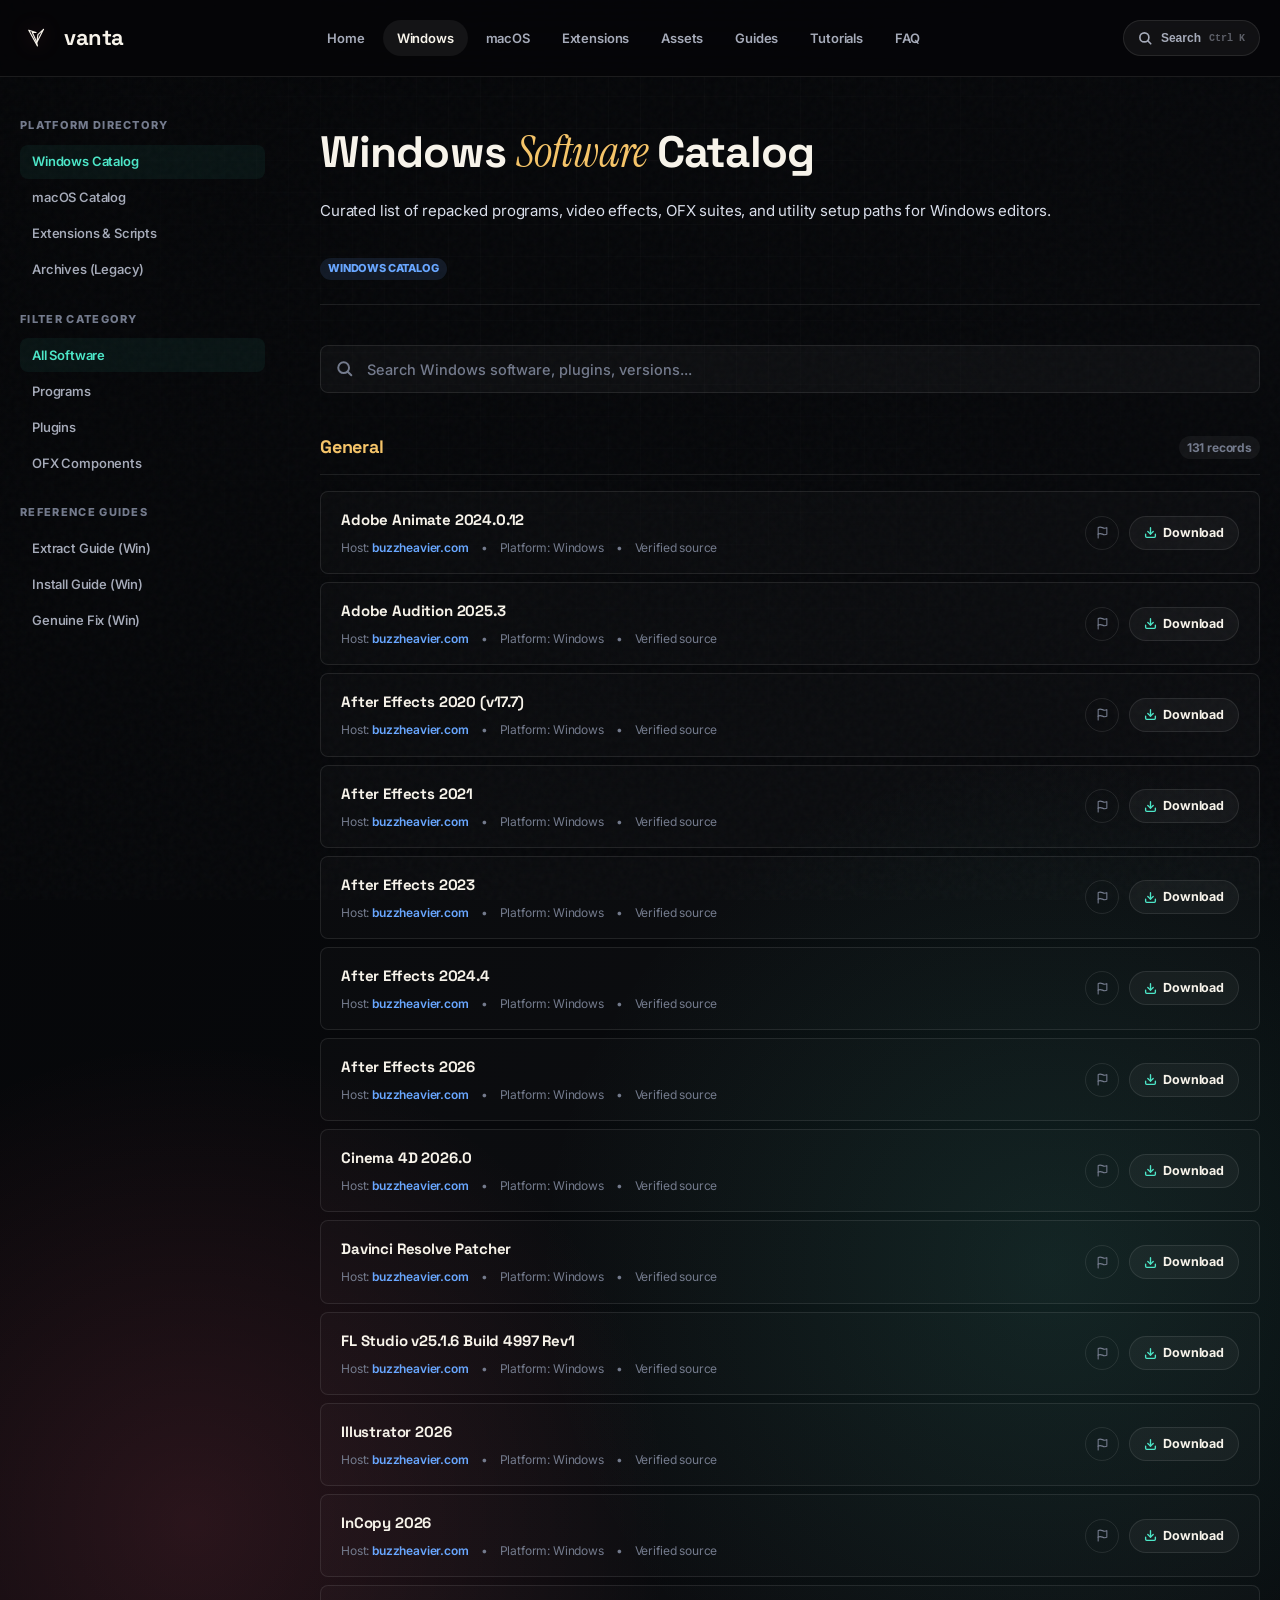
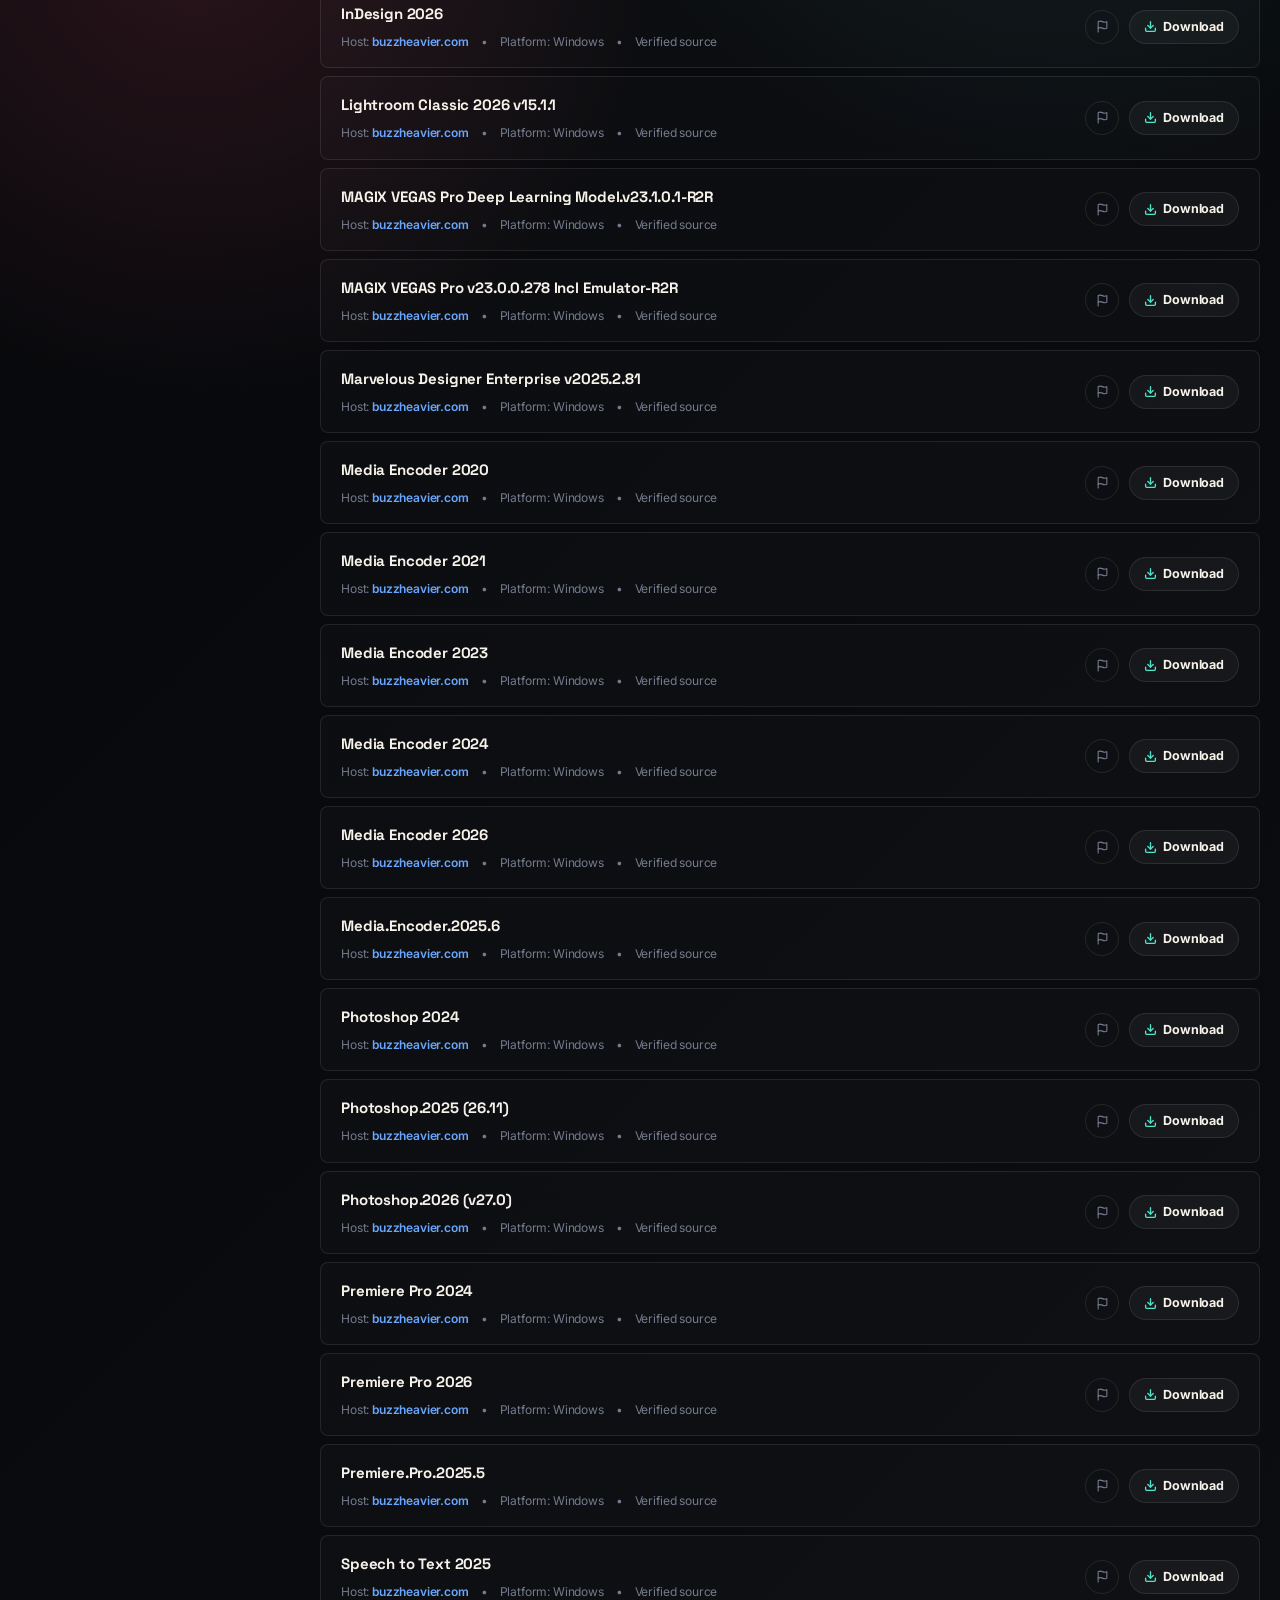
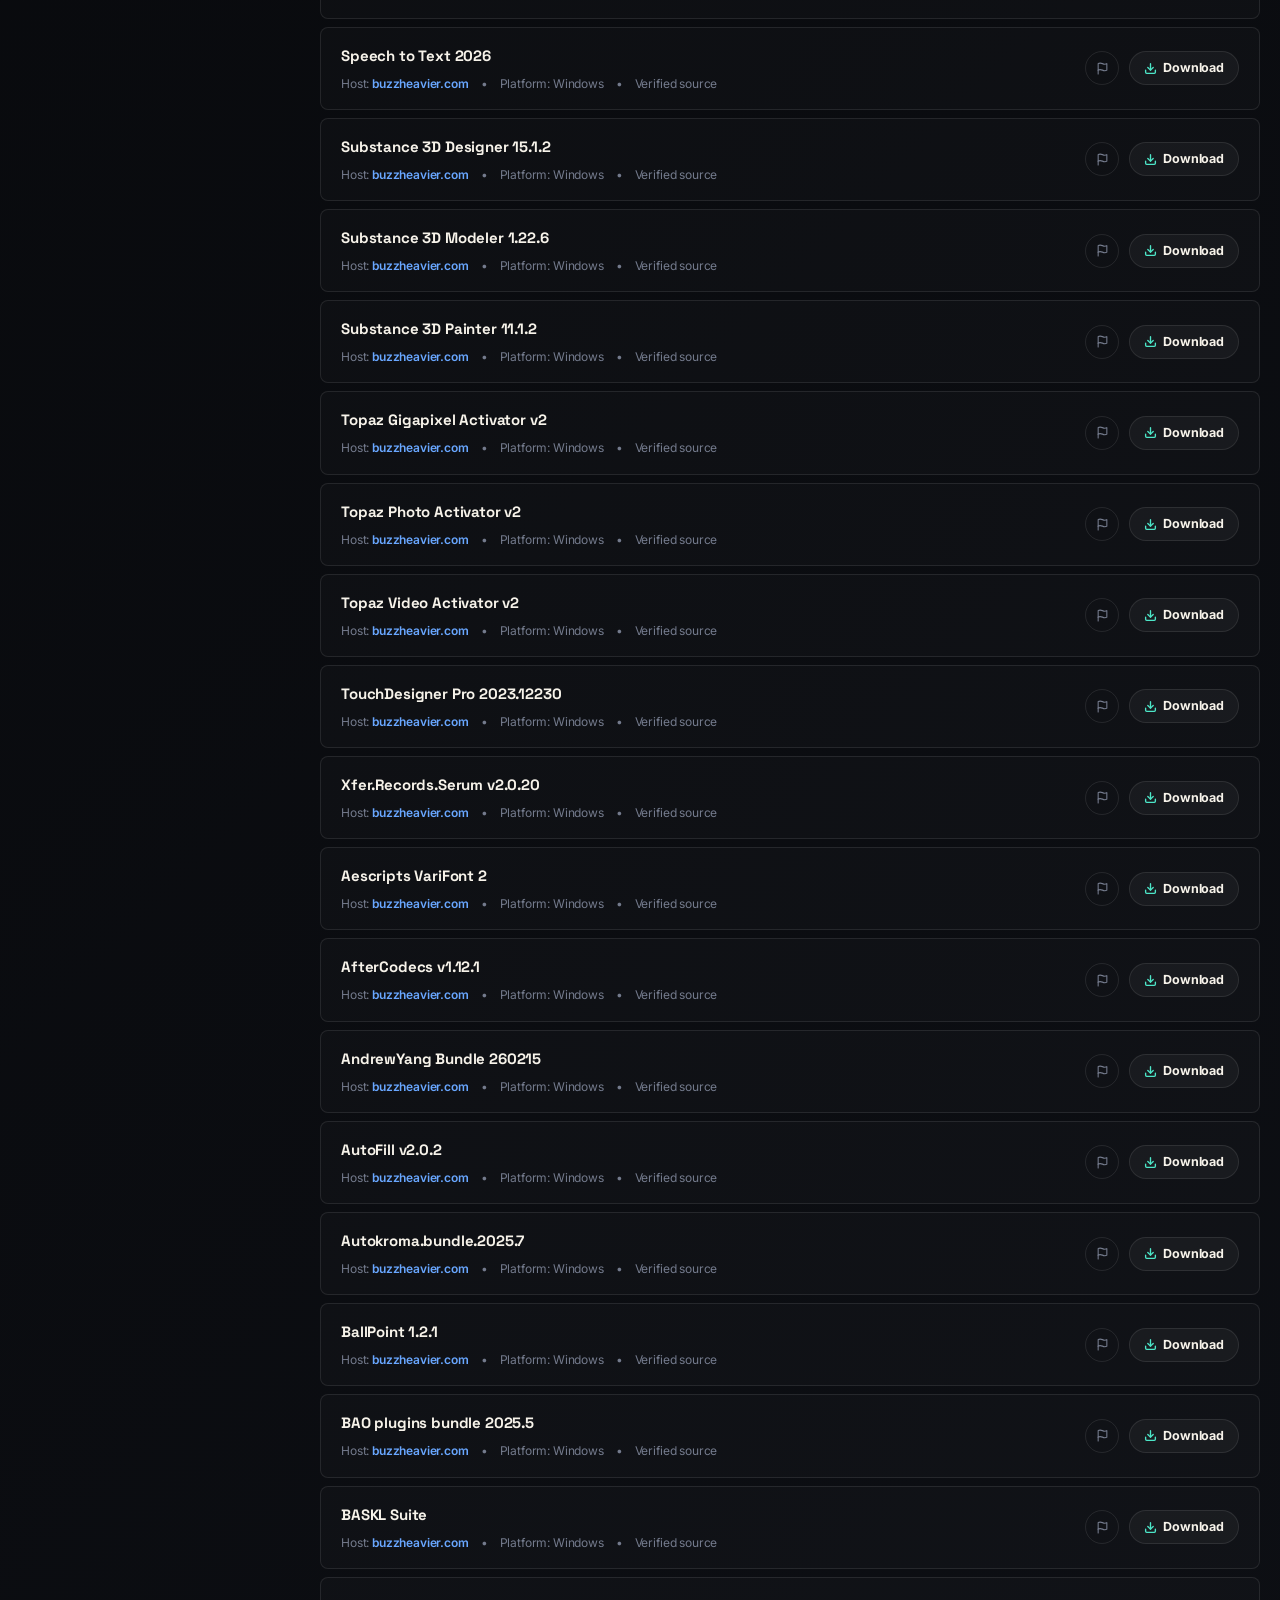
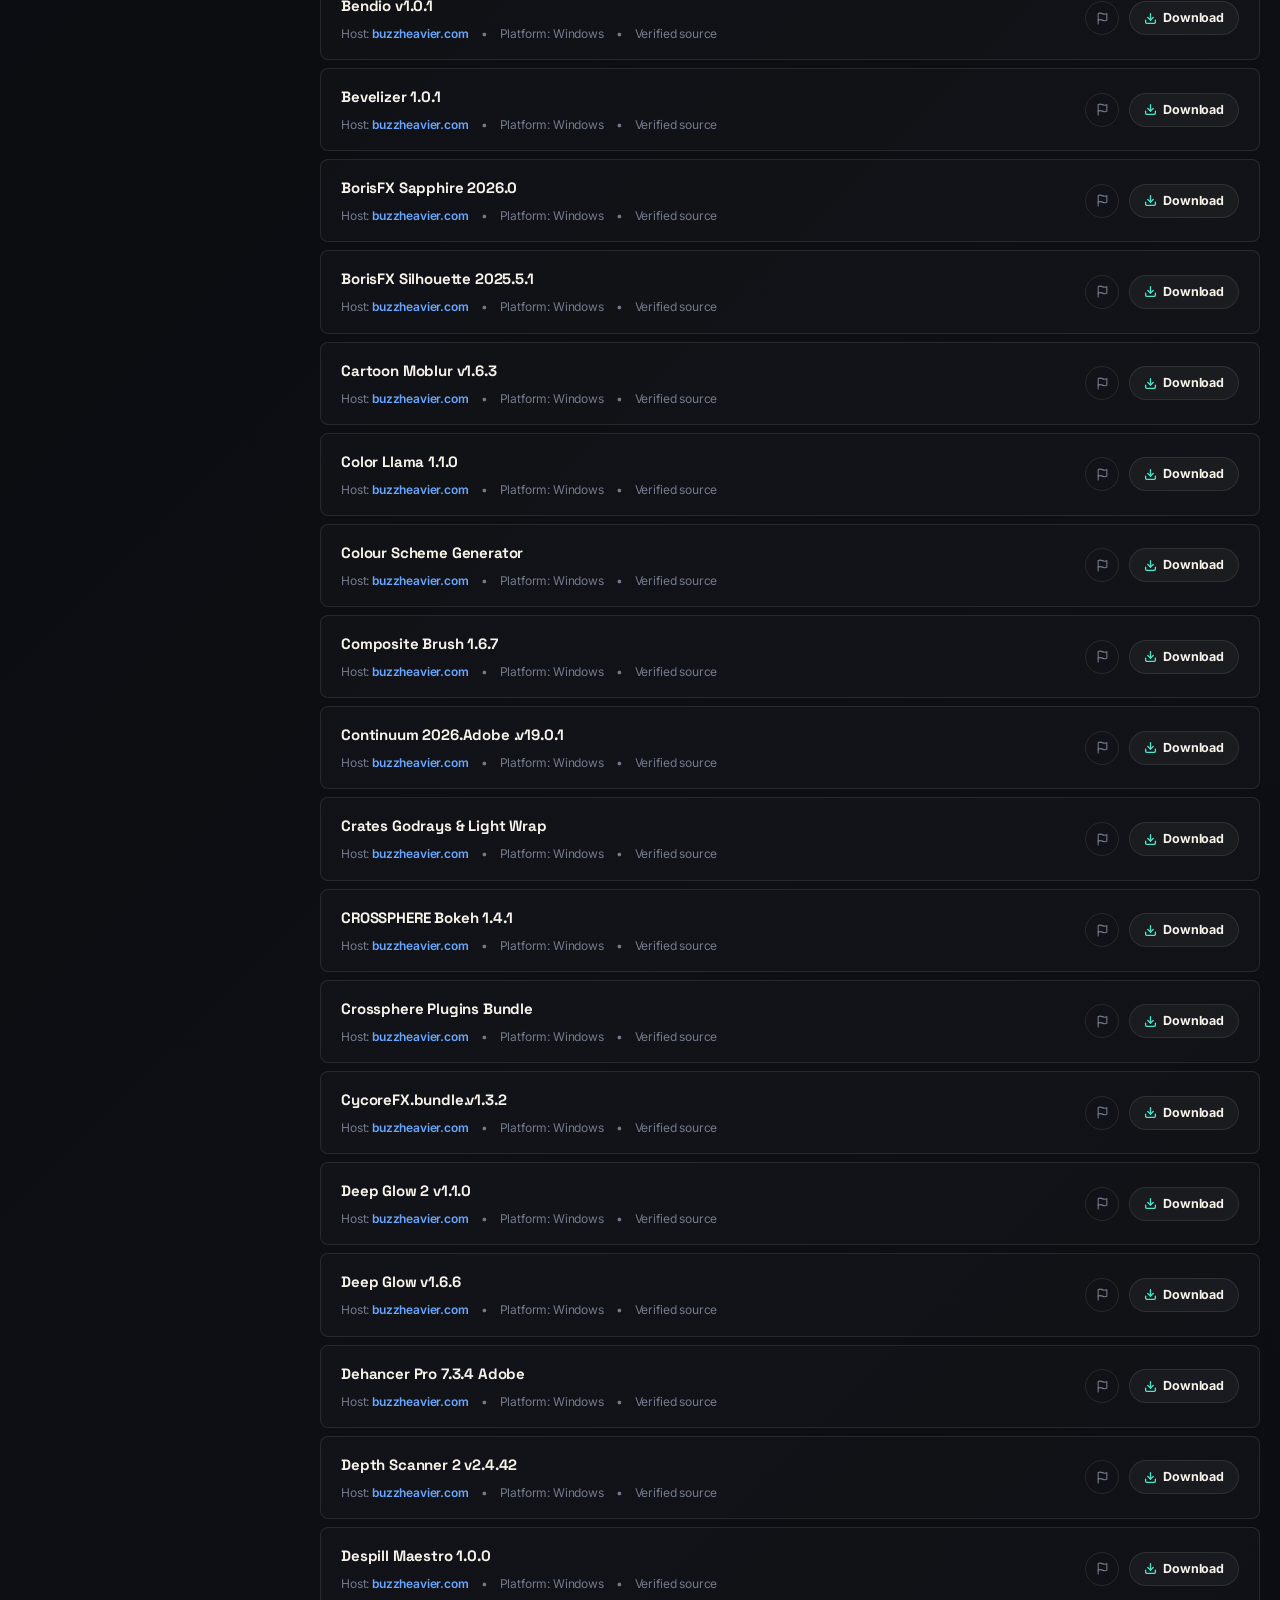
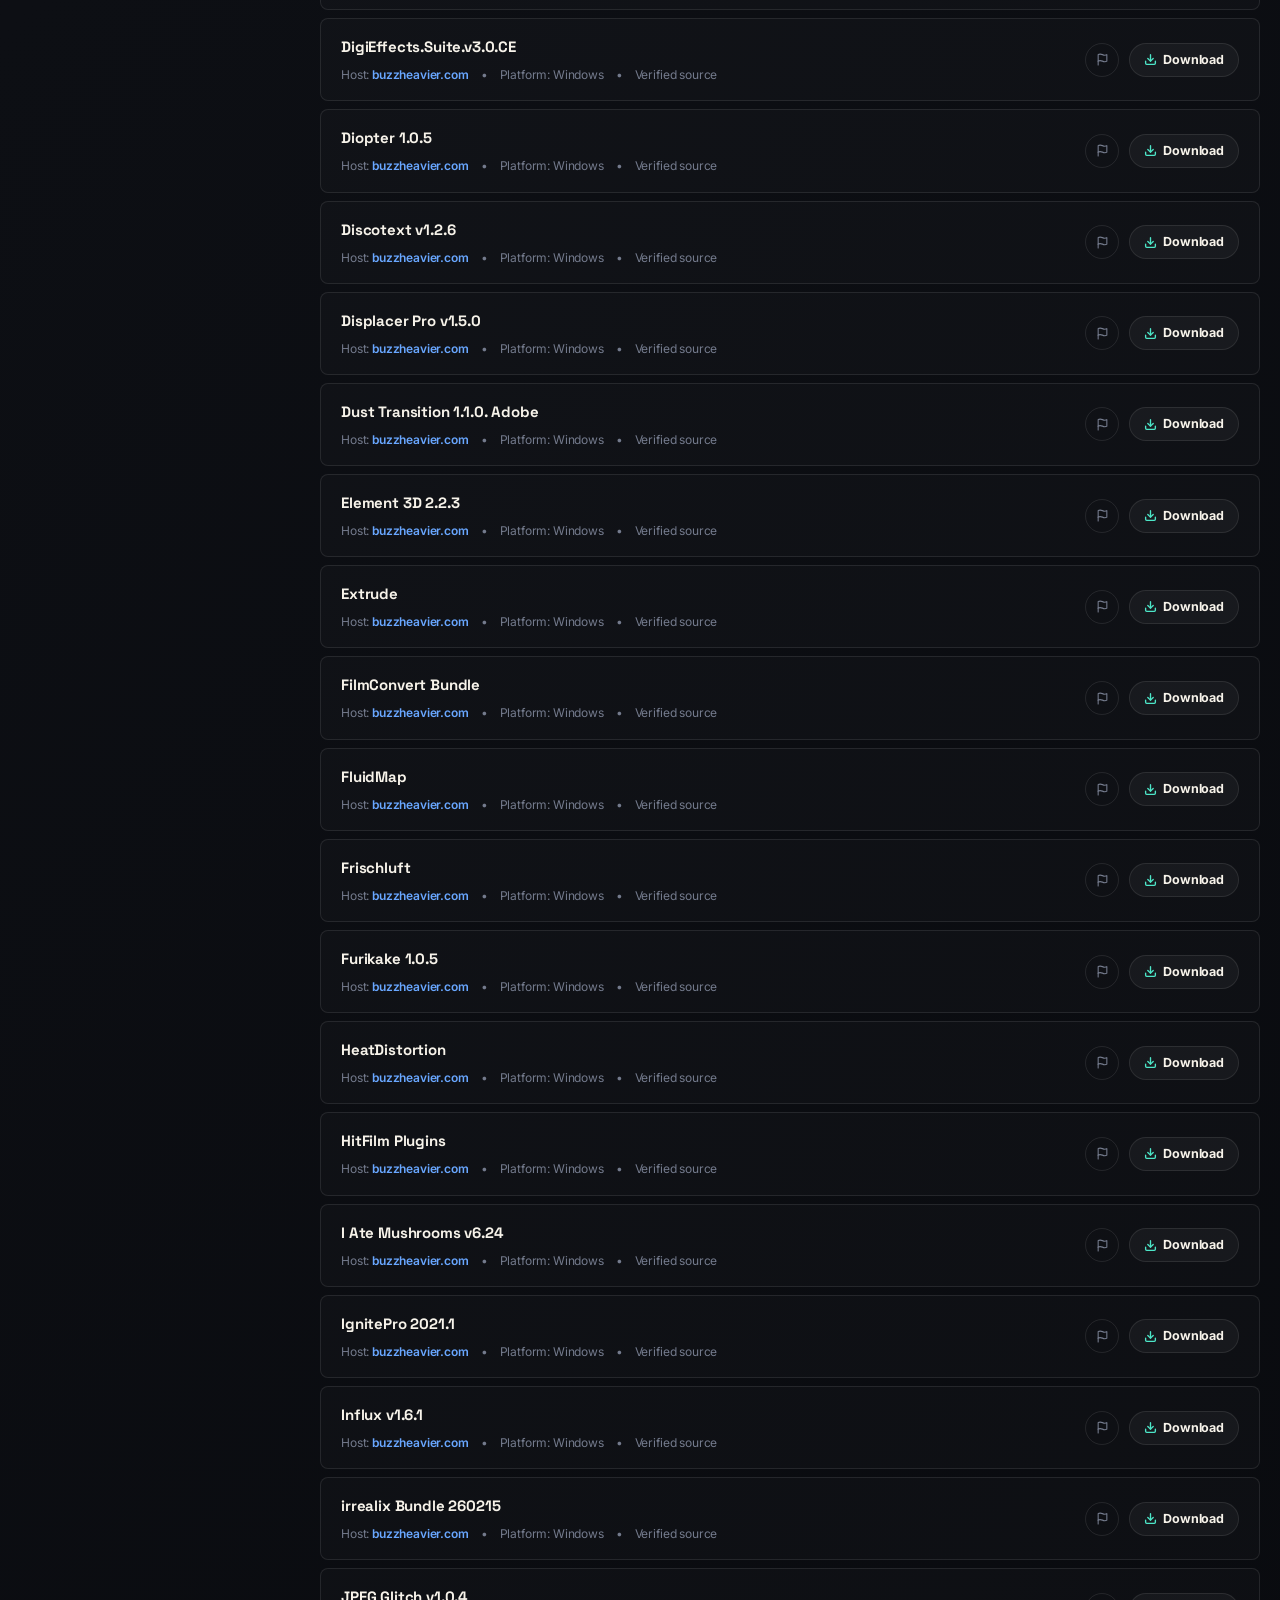
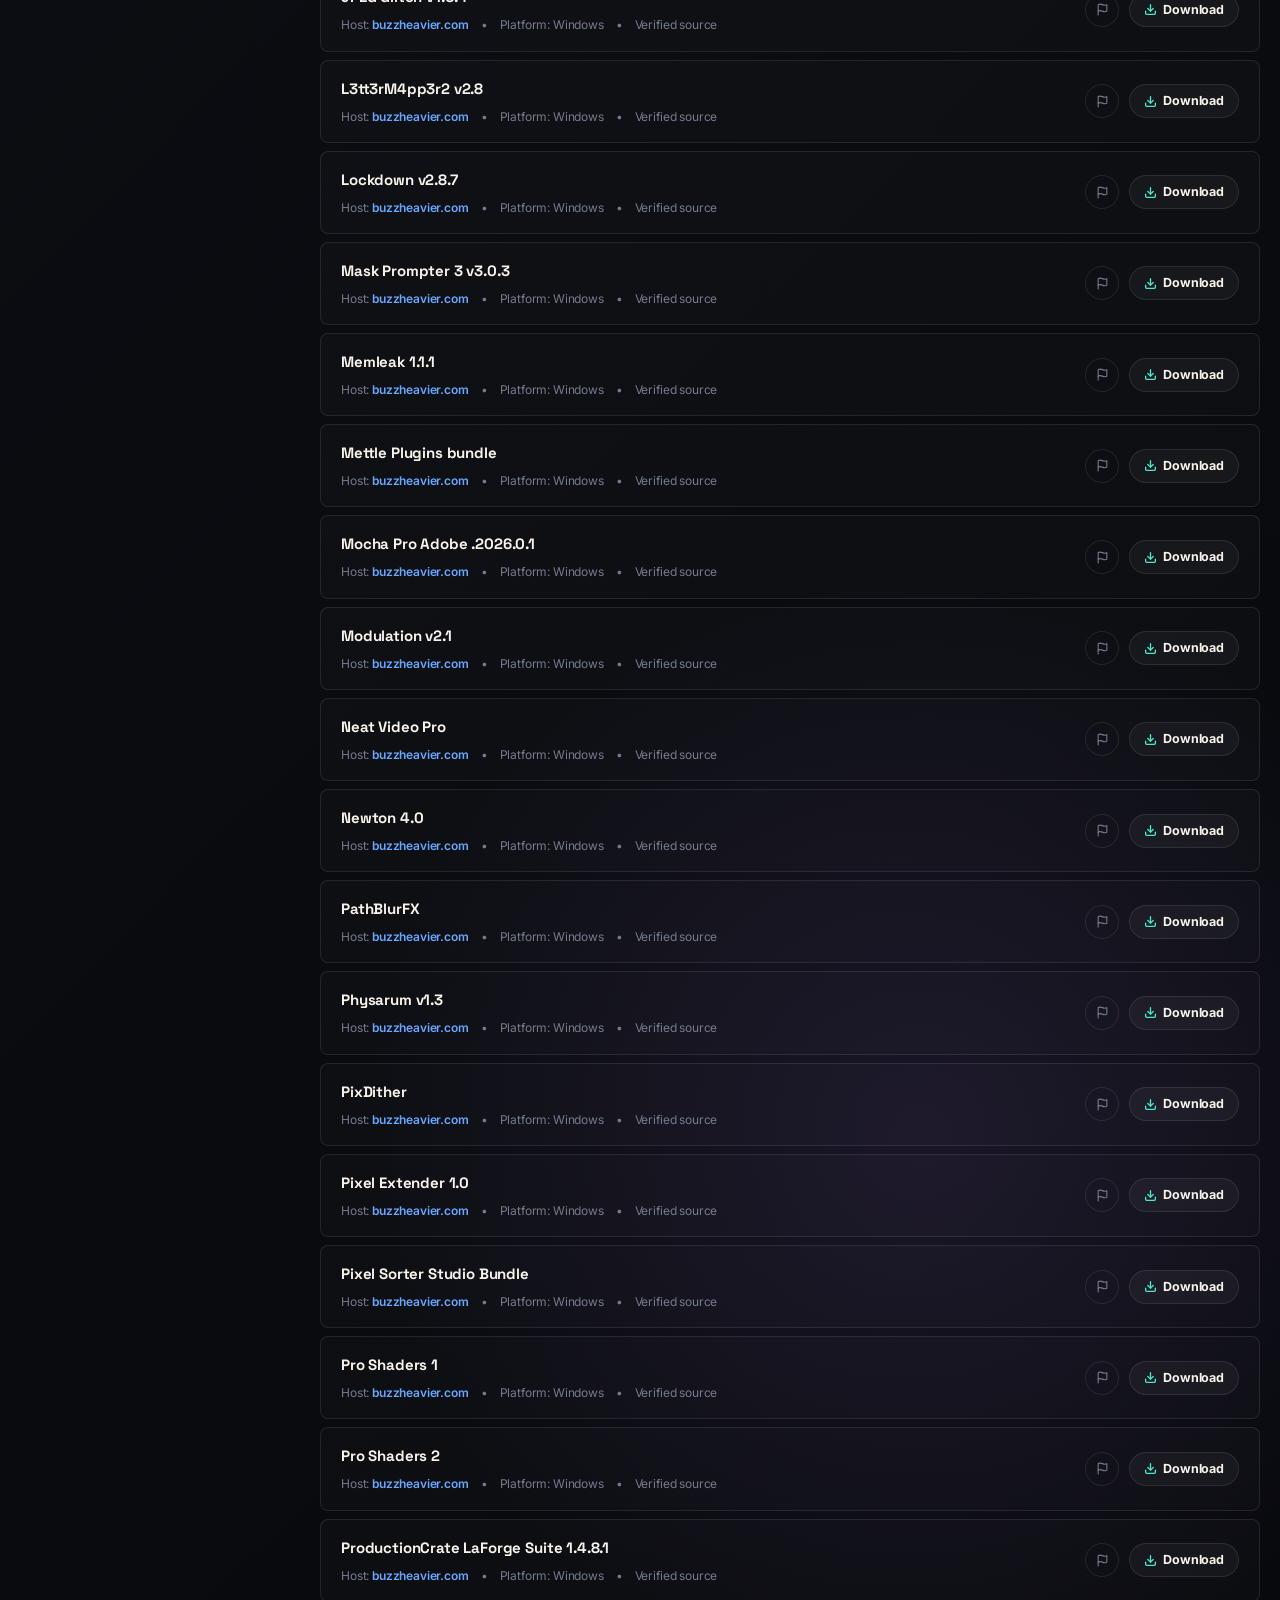
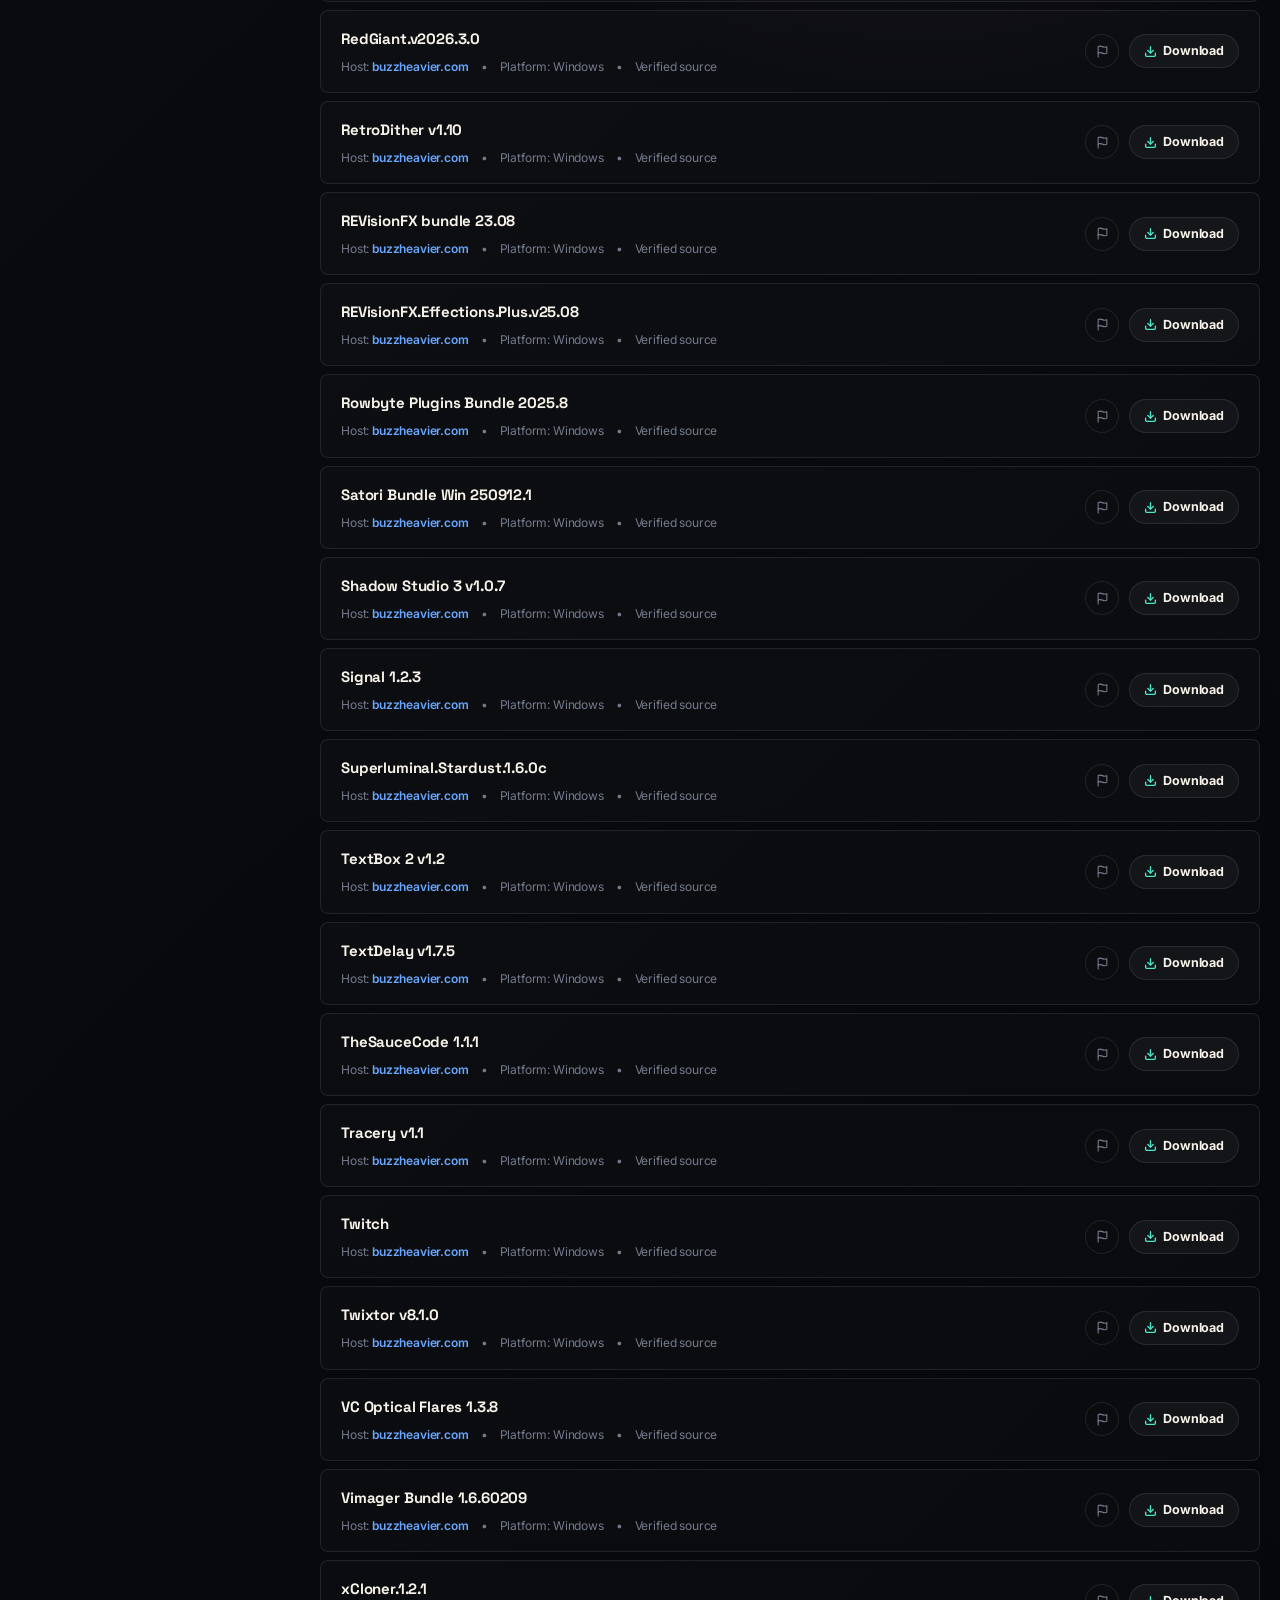
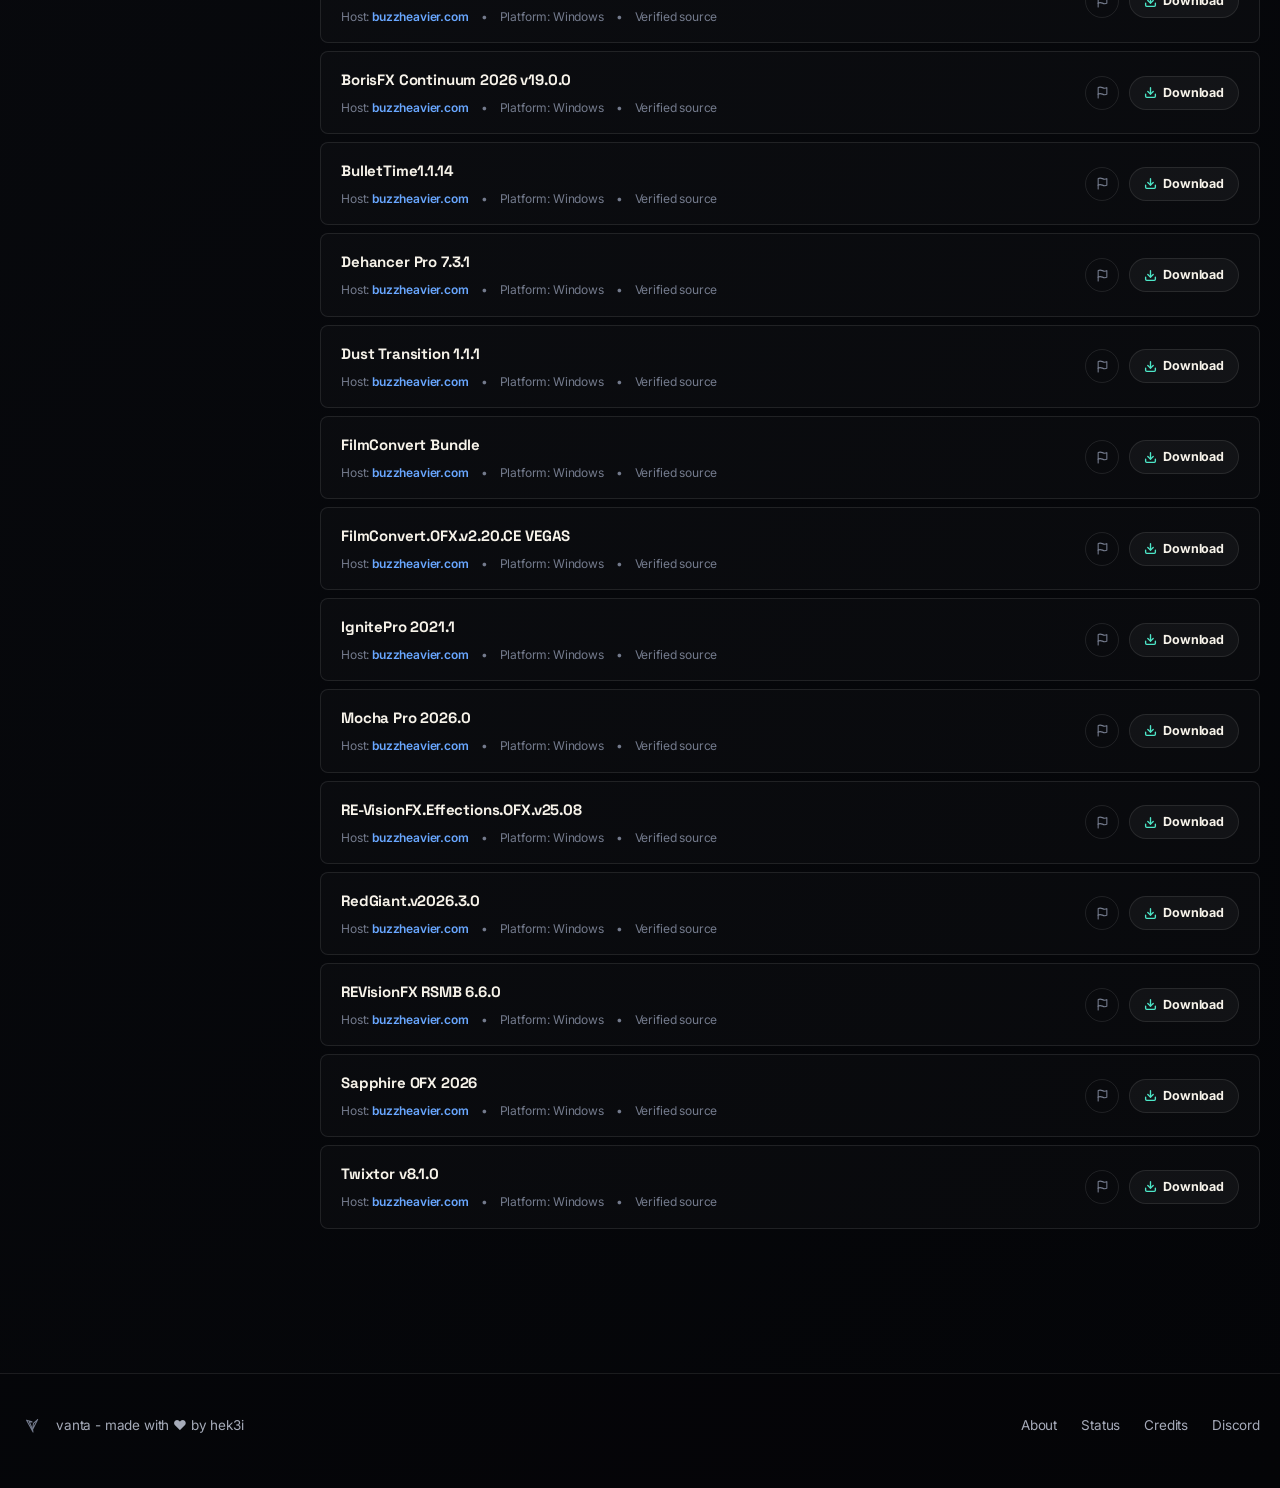
<file: windows.html>
<!doctype html>
<html lang="en">
<head>
  <meta charset="utf-8">
  <meta name="viewport" content="width=device-width, initial-scale=1">
  <title>Windows Catalog - vanta</title>
  <meta name="description" content="Windows catalog for video editing software, plugins, and tools.">
  <link rel="icon" href="assets/logo.svg">
  <link rel="preconnect" href="https://fonts.googleapis.com">
  <link rel="preconnect" href="https://fonts.gstatic.com" crossorigin>
  <link href="https://fonts.googleapis.com/css2?family=Instrument+Serif:ital@0;1&family=Inter:wght@400;500;600;700;800;900&family=Space+Grotesk:wght@500;600;700&display=swap" rel="stylesheet">
  
  <link rel="stylesheet" href="vanta.css">
</head>
<body>
  <!-- Header -->
  <header class="topbar">
    <nav class="shell nav" aria-label="Primary navigation">
      <a class="brand" href="index.html">
        <svg class="brand-logo" viewBox="0 0 1000 1000" fill="none">
          <path d="M 275,256 L 545,750 L 512,608 L 385,325 L 500,328 Z" stroke="currentColor" stroke-width="36" stroke-linecap="round" stroke-linejoin="round" />
          <path d="M 525,642 L 735,230 L 560,395 Z" stroke="currentColor" stroke-width="36" stroke-linecap="round" stroke-linejoin="round" />
        </svg>
        <span>vanta</span>
      </a>
      <div class="nav-links">
        <a href="index.html">Home</a>
        <a href="windows.html" class="active">Windows</a>
        <a href="macos.html">macOS</a>
        <a href="extensions.html">Extensions</a>
        <a href="resources.html">Assets</a>
        <a href="guides.html">Guides</a>
        <a href="tutorials.html">Tutorials</a>
        <a href="faq.html">FAQ</a>
      </div>
      <div class="nav-right-actions">
        <button class="search-trigger-btn" aria-label="Open search">
          <svg width="15" height="15" viewBox="0 0 20 20" fill="none" aria-hidden="true">
            <circle cx="8.5" cy="8.5" r="6" stroke="currentColor" stroke-width="2.2"></circle>
            <path d="M13 13l4 4" stroke="currentColor" stroke-width="2.2" stroke-linecap="round"></path>
          </svg>
          <span>Search</span>
          <kbd style="opacity: 0.5; font-size: 10px;">Ctrl K</kbd>
        </button>
      </div>
    </nav>
  </header>

  <!-- Content Container -->
  <div class="shell doc-container">
    <!-- Sidebar -->
    <aside class="doc-sidebar">
      <div class="doc-sidebar-group">
        <span class="doc-sidebar-label">Platform Directory</span>
        <div class="doc-sidebar-links">
          <a href="windows.html" class="doc-sidebar-link active">Windows Catalog</a>
          <a href="macos.html" class="doc-sidebar-link">macOS Catalog</a>
          <a href="extensions.html" class="doc-sidebar-link">Extensions & Scripts</a>
          <a href="archives.html" class="doc-sidebar-link">Archives (Legacy)</a>
        </div>
      </div>
      <div class="doc-sidebar-group">
        <span class="doc-sidebar-label">Filter Category</span>
        <div class="doc-sidebar-links" id="sidebar-filters">
          <a href="#" class="doc-sidebar-link active" data-filter="all">All Software</a>
          <a href="#" class="doc-sidebar-link" data-filter="Programs">Programs</a>
          <a href="#" class="doc-sidebar-link" data-filter="Plugins">Plugins</a>
          <a href="#" class="doc-sidebar-link" data-filter="OFX">OFX Components</a>
        </div>
      </div>
      <div class="doc-sidebar-group">
        <span class="doc-sidebar-label">Reference Guides</span>
        <div class="doc-sidebar-links">
          <a href="guides.html?guide=extract-win" class="doc-sidebar-link">Extract Guide (Win)</a>
          <a href="guides.html?guide=install-win" class="doc-sidebar-link">Install Guide (Win)</a>
          <a href="guides.html?guide=unlicensed-win" class="doc-sidebar-link">Genuine Fix (Win)</a>
        </div>
      </div>
    </aside>

    <!-- Content Pane -->
    <main class="doc-content">
      <header class="page-header">
        <h1>Windows <em>Software</em> Catalog</h1>
        <p>Curated list of repacked programs, video effects, OFX suites, and utility setup paths for Windows editors.</p>
        <span class="badge-tag windows">Windows Catalog</span>
      </header>

      <!-- Search Controls -->
      <div class="search-controls">
        <div class="search-input-wrap">
          <svg width="18" height="18" viewBox="0 0 20 20" fill="none" aria-hidden="true">
            <circle cx="8.5" cy="8.5" r="6" stroke="currentColor" stroke-width="2.2"></circle>
            <path d="M13 13l4 4" stroke="currentColor" stroke-width="2.2" stroke-linecap="round"></path>
          </svg>
          <input type="search" id="catalog-search" placeholder="Search Windows software, plugins, versions..." autocomplete="off">
        </div>
      </div>

      <!-- Catalog Container -->
      <div id="catalog-container">
        <!-- Rendered dynamically -->
        <div style="padding: 40px; text-align: center; color: var(--quiet);">Loading database...</div>
      </div>
    </main>
  </div>

  <!-- Footer -->
  <footer>
    <div class="shell footer-inner">
      <div class="footer-left">
        <svg viewBox="0 0 1000 1000" fill="none" style="width: 24px; height: 24px;">
          <path d="M 275,256 L 545,750 L 512,608 L 385,325 L 500,328 Z" stroke="currentColor" stroke-width="44" stroke-linecap="round" stroke-linejoin="round" />
          <path d="M 525,642 L 735,230 L 560,395 Z" stroke="currentColor" stroke-width="44" stroke-linecap="round" stroke-linejoin="round" />
        </svg>
        <span>vanta - made with ❤️ by <a href="https://hek3i.cc/">hek3i</a></span>
      </div>
      <div class="footer-right">
        <a href="about.html">About</a>
        <a href="status.html">Status</a>
        <a href="credits.html">Credits</a>
        <a href="https://dcd.gg/vantaaa" target="_blank" rel="noopener">Discord</a>
      </div>
    </div>
  </footer>

  <!-- Scripts -->
  <script src="data/keyflame_db.js"></script>
  <script src="vanta.js"></script>
  <script>
    // Local Page Controller
    document.addEventListener("DOMContentLoaded", () => {
      const searchInput = document.getElementById("catalog-search");
      const filterLinks = document.querySelectorAll("#sidebar-filters [data-filter]");
      let activeFilter = "all";
      let activeQuery = "";

      // Check URL parameters
      const urlParams = new URLSearchParams(window.location.search);
      const queryParam = urlParams.get("q");
      if (queryParam) {
        searchInput.value = queryParam;
        activeQuery = queryParam.toLowerCase();
      }

      // Sidebar filter clicks
      filterLinks.forEach(link => {
        link.addEventListener("click", (e) => {
          e.preventDefault();
          filterLinks.forEach(fl => fl.classList.remove("active"));
          link.classList.add("active");
          activeFilter = link.getAttribute("data-filter");
          renderWindowsCatalog();
        });
      });

      // Search inputs
      searchInput.addEventListener("input", (e) => {
        activeQuery = e.target.value.trim().toLowerCase();
        renderWindowsCatalog();
      });

      // Render Function
      function renderWindowsCatalog() {
        const container = document.getElementById("catalog-container");
        if (!window.keyflameDb || !window.keyflameDb.windows) {
          container.innerHTML = `<div style="padding: 40px; text-align: center; color: var(--hot);">Database failed to load.</div>`;
          return;
        }

        const items = window.keyflameDb.windows;
        
        // Filter items
        const filteredItems = items.filter(item => {
          const matchesQuery = item.name.toLowerCase().includes(activeQuery) || 
                               item.category.toLowerCase().includes(activeQuery);
          const matchesFilter = activeFilter === "all" || item.category === activeFilter;
          return matchesQuery && matchesFilter;
        });

        if (filteredItems.length === 0) {
          container.innerHTML = `<div style="padding: 40px; text-align: center; color: var(--quiet);">No matching software records found.</div>`;
          return;
        }

        // Group by category
        const groups = {};
        filteredItems.forEach(item => {
          if (!groups[item.category]) groups[item.category] = [];
          groups[item.category].push(item);
        });

        // Generate HTML
        let html = "";
        Object.keys(groups).sort().forEach(catName => {
          const catItems = groups[catName];
          html += `
            <div class="catalog-section-group">
              <div class="catalog-group-header">
                <span class="catalog-group-title">${catName}</span>
                <span class="catalog-group-count">${catItems.length} records</span>
              </div>
              <div class="catalog-list">
                ${catItems.map(item => `
                  <div class="catalog-item">
                    <div class="catalog-item-info">
                      <span class="catalog-item-name">${item.name}</span>
                      <div class="catalog-item-meta">
                        <span>Host: <b class="catalog-item-host">${item.host}</b></span>
                        <span>•</span>
                        <span>Platform: Windows</span>
                        <span>•</span>
                        <span>Verified source</span>
                      </div>
                    </div>
                    <div class="catalog-item-actions">
                      <button class="report-btn" title="Report broken link" onclick="window.location.href='status.html?report=${encodeURIComponent(item.name)}'">
                        <svg width="13" height="13" viewBox="0 0 24 24" fill="none" stroke="currentColor" stroke-width="2">
                          <path d="M4 15s1-1 4-1 5 2 8 2 4-1 4-1V3s-1 1-4 1-5-2-8-2-4 1-4 1z" stroke-linecap="round" stroke-linejoin="round"/>
                          <line x1="4" y1="22" x2="4" y2="15" stroke-linecap="round"/>
                        </svg>
                      </button>
                      <a href="${item.downloadUrl}" class="dl-btn" target="_blank" rel="noopener">
                        <svg width="13" height="13" viewBox="0 0 24 24" fill="none" stroke="currentColor" stroke-width="2.5">
                          <path d="M21 15v4a2 2 0 0 1-2 2H5a2 2 0 0 1-2-2v-4" stroke-linecap="round" stroke-linejoin="round"/>
                          <polyline points="7 10 12 15 17 10" stroke-linecap="round" stroke-linejoin="round"/>
                          <line x1="12" y1="15" x2="12" y2="3" stroke-linecap="round" stroke-linejoin="round"/>
                        </svg>
                        <span>Download</span>
                      </a>
                    </div>
                  </div>
                `).join("")}
              </div>
            </div>
          `;
        });

        container.innerHTML = html;
      }

      // Initial Render
      renderWindowsCatalog();
    });
  </script>
</body>
</html>
</file>
<file: vanta.css>
/* Vanta Redesign Design System - Premium Editorial Aesthetics */
:root {
  color-scheme: dark;
  --ink: #f7f3ea;
  --muted: #a6abb9;
  --quiet: #747b8d;
  --paper: #08090d;
  --panel: rgba(255, 255, 255, .04);
  --panel-hover: rgba(255, 255, 255, .085);
  --panel-active: rgba(255, 255, 255, .12);
  --line: rgba(255, 255, 255, .09);
  --line-strong: rgba(255, 255, 255, .2);
  
  /* Color Accents */
  --hot: #ff5f7e;
  --gold: #f5c469;
  --mint: #4de6c8;
  --blue: #69a7ff;
  --violet: #a875ff;
  --glass-tint: rgba(168, 117, 255, 0.05);

  --radius: 8px;
  --radius-lg: 12px;
  --radius-full: 9999px;

  --sans: Inter, ui-sans-serif, system-ui, -apple-system, BlinkMacSystemFont, "Segoe UI", sans-serif;
  --display: "Space Grotesk", Inter, sans-serif;
  --serif: "Instrument Serif", Georgia, serif;
  --mono: Consolas, "Fira Code", Monaco, monospace;
}

* {
  box-sizing: border-box;
}

html {
  scroll-behavior: smooth;
}

body {
  margin: 0;
  min-height: 100vh;
  background:
    radial-gradient(circle at 15% 12%, rgba(255, 95, 126, .14), transparent 30rem),
    radial-gradient(circle at 82% 10%, rgba(77, 230, 200, .11), transparent 32rem),
    radial-gradient(circle at 72% 72%, rgba(168, 117, 255, .11), transparent 35rem),
    linear-gradient(135deg, #050608 0%, #0d0f14 46%, #040508 100%);
  color: var(--ink);
  font-family: var(--sans);
  letter-spacing: -0.01em;
  overflow-x: hidden;
  line-height: 1.6;
}

/* Background Texture Effects */
body::before {
  content: "";
  position: fixed;
  inset: 0;
  pointer-events: none;
  z-index: -2;
  background-image:
    linear-gradient(rgba(255, 255, 255, .02) 1px, transparent 1px),
    linear-gradient(90deg, rgba(255, 255, 255, .02) 1px, transparent 1px);
  background-size: 32px 32px;
  mask-image: radial-gradient(circle at 50% 20%, #000 0%, transparent 80%);
}

body::after {
  content: "";
  position: fixed;
  inset: 0;
  pointer-events: none;
  z-index: -1;
  opacity: .05;
  background-image: url("data:image/svg+xml,%3Csvg viewBox='0 0 220 220' xmlns='http://www.w3.org/2000/svg'%3E%3Cfilter id='n'%3E%3CfeTurbulence type='fractalNoise' baseFrequency='.72' numOctaves='3' stitchTiles='stitch'/%3E%3C/filter%3E%3Crect width='100%25' height='100%25' filter='url(%23n)' opacity='.55'/%3E%3C/svg%3E");
}

a {
  color: inherit;
  text-decoration: none;
  transition: color 0.15s ease, opacity 0.15s ease;
}

/* Scrollbar Styling */
::-webkit-scrollbar {
  width: 8px;
  height: 8px;
}
::-webkit-scrollbar-track {
  background: rgba(0,0,0,0.1);
}
::-webkit-scrollbar-thumb {
  background: rgba(255, 255, 255, 0.1);
  border-radius: 4px;
}
::-webkit-scrollbar-thumb:hover {
  background: rgba(255, 255, 255, 0.2);
}

/* Shell Layout */
.shell {
  width: min(1280px, calc(100% - 40px));
  margin: 0 auto;
}

/* Topbar & Navigation */
.topbar {
  position: sticky;
  top: 0;
  z-index: 100;
  border-bottom: 1px solid var(--line);
  background: rgba(5, 6, 8, 0.82);
  backdrop-filter: blur(20px);
}

.nav {
  height: 76px;
  display: flex;
  align-items: center;
  justify-content: space-between;
  gap: 20px;
}

.brand {
  display: inline-flex;
  align-items: center;
  gap: 12px;
  font-family: var(--display);
  font-size: 22px;
  font-weight: 700;
  letter-spacing: -0.02em;
}

.brand:hover {
  opacity: 0.9;
}

.brand-logo {
  width: 32px;
  height: 32px;
  color: var(--ink);
  filter: drop-shadow(0 0 10px rgba(255, 95, 126, 0.25));
}

.nav-links {
  display: flex;
  align-items: center;
  gap: 4px;
  overflow-x: auto;
  scrollbar-width: none;
}
.nav-links::-webkit-scrollbar { display: none; }

.nav-links a {
  height: 36px;
  display: inline-flex;
  align-items: center;
  padding: 0 14px;
  border-radius: var(--radius-full);
  color: var(--muted);
  font-size: 13px;
  font-weight: 600;
  white-space: nowrap;
}

.nav-links a:hover,
.nav-links a.active {
  color: var(--ink);
  background: rgba(255, 255, 255, .06);
}

.nav-right-actions {
  display: flex;
  align-items: center;
  gap: 10px;
}

.search-trigger-btn {
  height: 36px;
  padding: 0 14px;
  border-radius: var(--radius-full);
  background: rgba(255, 255, 255, 0.05);
  border: 1px solid var(--line);
  color: var(--muted);
  font-size: 12px;
  font-weight: 600;
  display: flex;
  align-items: center;
  gap: 8px;
  cursor: pointer;
}
.search-trigger-btn:hover {
  background: rgba(255, 255, 255, 0.1);
  color: var(--ink);
  border-color: var(--line-strong);
}

.nav-toggle {
  display: none;
  background: none;
  border: none;
  color: var(--ink);
  cursor: pointer;
  padding: 8px;
}

/* Hero Section */
.hero {
  min-height: calc(85vh - 76px);
  display: grid;
  grid-template-columns: 1.1fr 0.9fr;
  align-items: center;
  gap: 60px;
  padding: 60px 0 100px;
}

.eyebrow {
  display: flex;
  align-items: center;
  gap: 10px;
  color: var(--mint);
  font-size: 12px;
  font-weight: 800;
  letter-spacing: .15em;
  text-transform: uppercase;
}

.pulse {
  width: 8px;
  height: 8px;
  border-radius: 50%;
  background: var(--mint);
  box-shadow: 0 0 0 0 rgba(77,230,200,.45);
  animation: ping 1.9s infinite;
}

@keyframes ping {
  70% { box-shadow: 0 0 0 12px rgba(77,230,200,0); }
  100% { box-shadow: 0 0 0 0 rgba(77,230,200,0); }
}

h1.hero-title {
  margin: 20px 0 0;
  font-family: var(--display);
  font-size: clamp(52px, 8.5vw, 110px);
  line-height: 0.85;
  letter-spacing: -0.04em;
  font-weight: 800;
}

.serif {
  font-family: var(--serif);
  font-style: italic;
  font-weight: 400;
  color: var(--gold);
}

.lead {
  max-width: 620px;
  margin: 28px 0 0;
  color: #e2e7f3;
  font-size: clamp(18px, 2.5vw, 24px);
  line-height: 1.4;
  font-weight: 500;
}

.hero-copy {
  max-width: 580px;
  margin: 18px 0 0;
  color: var(--muted);
  line-height: 1.7;
  font-size: 15px;
}

.hero-actions {
  display: flex;
  flex-wrap: wrap;
  gap: 12px;
  margin-top: 36px;
}

.btn {
  height: 44px;
  display: inline-flex;
  align-items: center;
  justify-content: center;
  gap: 10px;
  border-radius: var(--radius-full);
  padding: 0 20px;
  border: 1px solid var(--line);
  background: rgba(255, 255, 255, .05);
  color: var(--ink);
  font-size: 13.5px;
  font-weight: 700;
  cursor: pointer;
  transition: transform .2s ease, border-color .2s ease, background .2s ease, box-shadow .2s ease;
}

.btn:hover {
  transform: translateY(-2px);
  border-color: rgba(255, 255, 255, .25);
  background: rgba(255, 255, 255, .09);
}

.btn.primary {
  border-color: transparent;
  background: linear-gradient(135deg, var(--hot), var(--violet));
  box-shadow: 0 16px 36px rgba(255, 95, 126, .15);
}
.btn.primary:hover {
  box-shadow: 0 16px 36px rgba(255, 95, 126, .25);
}

.btn.secondary {
  border-color: var(--mint);
  background: rgba(77, 230, 200, 0.05);
  color: var(--mint);
}
.btn.secondary:hover {
  background: rgba(77, 230, 200, 0.1);
}

/* Orbital Graph Visual */
.orbital {
  position: relative;
  height: 480px;
  display: grid;
  place-items: center;
}

.orbital-ring {
  position: absolute;
  width: 420px;
  aspect-ratio: 1;
  border-radius: 50%;
  border: 1px solid rgba(255,255,255,.05);
  animation: spin 26s linear infinite;
}

.orbital-ring.two {
  width: 320px;
  animation-duration: 18s;
  animation-direction: reverse;
  border-color: rgba(77, 230, 200, .1);
}

.orbital-node {
  position: absolute;
  height: 38px;
  padding: 0 16px;
  display: inline-flex;
  align-items: center;
  justify-content: center;
  border-radius: var(--radius-full);
  border: 1px solid var(--line);
  background: rgba(8, 9, 13, 0.9);
  color: var(--ink);
  font-size: 12.5px;
  font-weight: 700;
  box-shadow: 0 12px 32px rgba(0,0,0,.5);
}
.orbital-node.n1 { top: 15%; left: 10%; color: var(--gold); }
.orbital-node.n2 { right: 5%; top: 30%; color: var(--mint); }
.orbital-node.n3 { bottom: 20%; left: 5%; color: var(--blue); }
.orbital-node.n4 { right: 15%; bottom: 15%; color: var(--hot); }

.orbital-core {
  position: relative;
  width: 140px;
  height: 140px;
  border-radius: var(--radius-lg);
  display: grid;
  place-items: center;
  background:
    linear-gradient(135deg, rgba(255, 255, 255, .15), rgba(255, 255, 255, .02)),
    conic-gradient(from 130deg, rgba(255,95,126,.5), rgba(245,196,105,.5), rgba(77,230,200,.5), rgba(105,167,255,.5), rgba(168,117,255,.5), rgba(255,95,126,.5));
  box-shadow: 0 30px 60px rgba(0, 0, 0, .6), inset 0 1px 0 rgba(255,255,255,.2);
  transform: rotate(-6deg);
  animation: floatCore 6s ease-in-out infinite;
}

.orbital-core::before {
  content: "";
  position: absolute;
  inset: 12px;
  border-radius: calc(var(--radius-lg) - 4px);
  background: #090b10;
  border: 1px solid rgba(255, 255, 255, 0.08);
}

.orbital-core svg {
  position: relative;
  width: 54px;
  height: 54px;
  color: var(--ink);
  filter: drop-shadow(0 0 15px rgba(255,255,255,0.3));
}

@keyframes floatCore {
  0%, 100% { transform: rotate(-6deg) translateY(0); }
  50% { transform: rotate(-2deg) translateY(-12px); }
}

@keyframes spin {
  to { transform: rotate(360deg); }
}

/* Warnings and Notices */
.notice-strip {
  padding: 16px 20px;
  border: 1px solid rgba(245, 196, 105, 0.2);
  border-radius: var(--radius);
  background: linear-gradient(135deg, rgba(245, 196, 105, 0.06), rgba(255, 255, 255, 0.02));
  color: #ebd19c;
  font-size: 13.5px;
  display: flex;
  align-items: center;
  gap: 14px;
  margin-bottom: 50px;
}
.notice-strip strong {
  color: var(--ink);
}

/* Section Headings */
section {
  padding: 80px 0;
  border-top: 1px solid var(--line);
}

.section-head {
  display: flex;
  justify-content: space-between;
  align-items: flex-end;
  gap: 40px;
  margin-bottom: 44px;
}

.section-head-title {
  max-width: 680px;
}

.kicker {
  margin: 0 0 8px;
  color: var(--hot);
  font-size: 11.5px;
  font-weight: 800;
  letter-spacing: .15em;
  text-transform: uppercase;
}

h2.section-title {
  margin: 0;
  font-family: var(--display);
  font-size: clamp(32px, 4.5vw, 48px);
  line-height: 1.05;
  letter-spacing: -0.02em;
  font-weight: 700;
}

.section-head p {
  max-width: 440px;
  margin: 0;
  color: var(--muted);
  font-size: 14.5px;
  line-height: 1.6;
}

/* Standard Grids */
.grid-3 {
  display: grid;
  grid-template-columns: repeat(3, 1fr);
  gap: 18px;
}

.grid-4 {
  display: grid;
  grid-template-columns: repeat(4, 1fr);
  gap: 16px;
}

/* Category Cards */
.card-nav {
  position: relative;
  min-height: 180px;
  padding: 24px;
  border: 1px solid var(--line);
  border-radius: var(--radius-lg);
  background: linear-gradient(145deg, rgba(255, 255, 255, .04), rgba(255, 255, 255, .005));
  overflow: hidden;
  display: flex;
  flex-direction: column;
  justify-content: space-between;
  transition: transform .25s cubic-bezier(0.2, 0.8, 0.2, 1), border-color .25s ease;
}

.card-nav::before {
  content: "";
  position: absolute;
  inset: auto 0 -50% 0;
  height: 100px;
  background: radial-gradient(circle at 50% 100%, var(--glass-tint), transparent 70%);
  opacity: 0;
  transition: opacity 0.3s ease;
  pointer-events: none;
}

.card-nav:hover {
  transform: translateY(-4px);
  border-color: var(--line-strong);
}
.card-nav:hover::before {
  opacity: 1;
}

.card-nav-top {
  display: flex;
  align-items: center;
  justify-content: space-between;
}

.card-nav-title {
  font-family: var(--display);
  font-size: 20px;
  font-weight: 700;
  color: var(--ink);
}

.card-nav-arrow {
  color: var(--gold);
  font-size: 16px;
  transition: transform 0.2s ease;
}
.card-nav:hover .card-nav-arrow {
  transform: translateX(4px);
}

.card-nav p {
  margin: 12px 0 0;
  color: var(--muted);
  font-size: 13.5px;
  line-height: 1.5;
}

/* Info Stats Blocks */
.stat-strip {
  display: grid;
  grid-template-columns: repeat(4, 1fr);
  gap: 16px;
  margin-bottom: 40px;
}

.stat-box {
  padding: 20px;
  border: 1px solid var(--line);
  border-radius: var(--radius-lg);
  background: rgba(255,255,255,0.02);
  display: flex;
  flex-direction: column;
}

.stat-box b {
  font-family: var(--display);
  font-size: 32px;
  line-height: 1.1;
  color: var(--ink);
}

.stat-box span {
  margin-top: 8px;
  color: var(--muted);
  font-size: 12.5px;
  font-weight: 700;
  text-transform: uppercase;
  letter-spacing: 0.05em;
}

/* Unified Documentation & Layout Design System (Multi-Page Split) */
.doc-container {
  display: grid;
  grid-template-columns: 260px 1fr;
  align-items: start;
  gap: 40px;
  padding: 40px 0 100px;
}

.doc-container-three-col {
  display: grid;
  grid-template-columns: 260px 1fr 240px;
  align-items: start;
  gap: 40px;
  padding: 40px 0 100px;
}

/* Sidebar Navigation */
.doc-sidebar {
  position: sticky;
  top: 116px;
  max-height: calc(100vh - 140px);
  overflow-y: auto;
  padding-right: 15px;
}

.doc-sidebar-group {
  margin-bottom: 24px;
}

.doc-sidebar-label {
  font-size: 11px;
  font-weight: 800;
  color: var(--quiet);
  text-transform: uppercase;
  letter-spacing: 0.12em;
  margin-bottom: 10px;
  display: block;
}

.doc-sidebar-links {
  display: flex;
  flex-direction: column;
  gap: 2px;
}

.doc-sidebar-link {
  height: 34px;
  display: inline-flex;
  align-items: center;
  padding: 0 12px;
  border-radius: var(--radius);
  color: var(--muted);
  font-size: 13px;
  font-weight: 550;
}

.doc-sidebar-link:hover {
  color: var(--ink);
  background: rgba(255, 255, 255, 0.04);
}

.doc-sidebar-link.active {
  color: var(--mint);
  background: rgba(77, 230, 200, 0.06);
  font-weight: 600;
}

/* Right Sidebar TOC */
.doc-outline {
  position: sticky;
  top: 116px;
  max-height: calc(100vh - 140px);
  overflow-y: auto;
}

.doc-outline-title {
  font-size: 11.5px;
  font-weight: 800;
  color: var(--quiet);
  text-transform: uppercase;
  letter-spacing: 0.1em;
  margin-bottom: 12px;
  display: block;
}

.doc-outline-links {
  display: flex;
  flex-direction: column;
  gap: 8px;
  border-left: 1px solid var(--line);
  padding-left: 12px;
}

.doc-outline-link {
  font-size: 12.5px;
  color: var(--muted);
  line-height: 1.4;
  display: block;
}
.doc-outline-link:hover {
  color: var(--ink);
}

/* Documentation Content Block */
.doc-content {
  min-width: 0; /* Prevents flex items from overflowing */
}

.page-header {
  border-bottom: 1px solid var(--line);
  padding-bottom: 24px;
  margin-bottom: 40px;
}

.page-header h1 {
  font-family: var(--display);
  font-size: clamp(32px, 5vw, 44px);
  font-weight: 700;
  margin: 0 0 12px 0;
  letter-spacing: -0.02em;
}

.page-header h1 em {
  font-family: var(--serif);
  font-style: italic;
  font-weight: 400;
  color: var(--gold);
}

.page-header p {
  font-size: 16px;
  color: var(--muted);
  margin: 0;
  line-height: 1.5;
}

.badge-tag {
  display: inline-flex;
  align-items: center;
  height: 22px;
  padding: 0 8px;
  border-radius: var(--radius-full);
  font-size: 11px;
  font-weight: 800;
  text-transform: uppercase;
  margin-top: 14px;
  background: var(--line);
  color: var(--muted);
}
.badge-tag.windows { background: rgba(105,167,255,0.12); color: var(--blue); }
.badge-tag.macos { background: rgba(77,230,200,0.12); color: var(--mint); }
.badge-tag.ae { background: rgba(168,117,255,0.12); color: var(--violet); }

/* Document Sections */
.doc-section {
  scroll-margin-top: 100px;
  margin-bottom: 56px;
}

.doc-section .section-kicker {
  font-size: 11px;
  font-weight: 800;
  color: var(--hot);
  text-transform: uppercase;
  letter-spacing: 0.1em;
  margin-bottom: 6px;
}

.doc-section h2 {
  font-family: var(--display);
  font-size: 26px;
  font-weight: 700;
  margin: 0 0 16px 0;
  color: var(--ink);
  letter-spacing: -0.01em;
}

.doc-content p {
  color: #d9deea;
  font-size: 15px;
  line-height: 1.65;
  margin: 0 0 20px 0;
}

/* Warnings and info blocks inside guides */
.doc-alert {
  padding: 18px;
  border-radius: var(--radius);
  border: 1px solid var(--line);
  margin: 24px 0;
  background: rgba(255, 255, 255, 0.01);
  display: flex;
  flex-direction: column;
  gap: 6px;
}
.doc-alert.warning {
  border-color: rgba(255, 95, 126, 0.22);
  background: rgba(255, 95, 126, 0.03);
}
.doc-alert.warning .alert-title {
  color: var(--hot);
}
.doc-alert.info {
  border-color: rgba(105, 167, 255, 0.22);
  background: rgba(105, 167, 255, 0.03);
}
.doc-alert.info .alert-title {
  color: var(--blue);
}
.doc-alert.safety {
  border-color: rgba(77, 230, 200, 0.22);
  background: rgba(77, 230, 200, 0.03);
}
.doc-alert.safety .alert-title {
  color: var(--mint);
}
.doc-alert .alert-title {
  font-weight: 700;
  font-size: 14px;
  text-transform: uppercase;
  letter-spacing: 0.05em;
}
.doc-alert p {
  margin: 0;
  font-size: 14px;
  color: var(--muted);
}

/* Lists and list styles */
.doc-content ul,
.doc-content ol {
  margin: 0 0 24px 0;
  padding-left: 24px;
}

.doc-content li {
  font-size: 14.5px;
  color: #d2d7e4;
  margin-bottom: 8px;
  line-height: 1.6;
}

/* Monospace Paths and Codes */
.path-label {
  font-family: var(--mono);
  background: rgba(255,255,255,0.06);
  padding: 2px 6px;
  border-radius: 4px;
  font-size: 12.5px;
  border: 1px solid rgba(255,255,255,0.05);
  word-break: break-all;
  color: var(--gold);
}

/* Code block pre formatting */
pre {
  background: #0b0c10;
  border: 1px solid var(--line);
  border-radius: var(--radius-lg);
  padding: 16px;
  overflow-x: auto;
  margin: 24px 0;
  position: relative;
}
pre code {
  font-family: var(--mono);
  font-size: 13.5px;
  color: #e2e7f3;
  line-height: 1.5;
}
.code-copy-btn {
  position: absolute;
  top: 10px;
  right: 10px;
  height: 28px;
  padding: 0 10px;
  border-radius: 4px;
  background: rgba(255,255,255,0.05);
  border: 1px solid rgba(255,255,255,0.08);
  color: var(--muted);
  font-size: 11px;
  font-weight: 700;
  cursor: pointer;
  opacity: 0;
  transition: opacity 0.2s ease;
}
pre:hover .code-copy-btn {
  opacity: 1;
}
.code-copy-btn:hover {
  background: rgba(255,255,255,0.1);
  color: var(--ink);
}

/* Data Listing Grids (Software Cards) */
.search-controls {
  display: flex;
  gap: 12px;
  margin-bottom: 28px;
}

.search-input-wrap {
  position: relative;
  flex: 1;
  display: flex;
  align-items: center;
}

.search-input-wrap svg {
  position: absolute;
  left: 16px;
  color: var(--quiet);
}

.search-input-wrap input {
  width: 100%;
  height: 48px;
  border-radius: var(--radius);
  border: 1px solid var(--line);
  background: rgba(255,255,255,0.03);
  padding: 0 16px 0 46px;
  color: var(--ink);
  font-family: var(--sans);
  font-size: 14.5px;
  font-weight: 500;
  outline: none;
}
.search-input-wrap input::placeholder {
  color: var(--quiet);
}
.search-input-wrap input:focus {
  border-color: var(--line-strong);
  background: rgba(255,255,255,0.06);
}

.catalog-section-group {
  margin-bottom: 44px;
}

.catalog-group-header {
  display: flex;
  align-items: center;
  justify-content: space-between;
  padding: 12px 0;
  border-bottom: 1px solid var(--line);
  margin-bottom: 16px;
}

.catalog-group-title {
  font-family: var(--display);
  font-size: 18px;
  font-weight: 700;
  color: var(--gold);
  letter-spacing: -0.01em;
}

.catalog-group-count {
  font-size: 12px;
  font-weight: 700;
  color: var(--quiet);
  background: rgba(255,255,255,0.05);
  padding: 2px 8px;
  border-radius: 99px;
}

.catalog-list {
  display: flex;
  flex-direction: column;
  gap: 8px;
}

.catalog-item {
  padding: 16px 20px;
  border: 1px solid var(--line);
  border-radius: var(--radius);
  background: rgba(255, 255, 255, 0.02);
  display: flex;
  align-items: center;
  justify-content: space-between;
  gap: 20px;
  transition: border-color 0.2s ease, background 0.2s ease;
}
.catalog-item:hover {
  border-color: rgba(255,255,255,0.18);
  background: rgba(255, 255, 255, 0.045);
}

.catalog-item-info {
  display: flex;
  flex-direction: column;
  gap: 6px;
}

.catalog-item-name {
  font-family: var(--display);
  font-size: 15px;
  font-weight: 700;
  color: var(--ink);
}

.catalog-item-meta {
  display: flex;
  align-items: center;
  flex-wrap: wrap;
  gap: 12px;
  font-size: 12px;
  color: var(--quiet);
}

.catalog-item-host {
  color: var(--blue);
  font-weight: 600;
}

.catalog-item-actions {
  display: flex;
  align-items: center;
  gap: 10px;
}

.dl-btn {
  height: 34px;
  padding: 0 14px;
  border-radius: var(--radius-full);
  background: var(--panel);
  border: 1px solid var(--line);
  color: var(--ink);
  font-size: 12.5px;
  font-weight: 700;
  display: inline-flex;
  align-items: center;
  gap: 6px;
  cursor: pointer;
}
.dl-btn:hover {
  background: var(--panel-hover);
  border-color: var(--line-strong);
}
.dl-btn svg {
  color: var(--mint);
}

.report-btn {
  width: 34px;
  height: 34px;
  border-radius: 50%;
  background: transparent;
  border: 1px solid var(--line);
  color: var(--quiet);
  display: inline-flex;
  align-items: center;
  justify-content: center;
  cursor: pointer;
}
.report-btn:hover {
  color: var(--hot);
  border-color: rgba(255,95,126,0.3);
  background: rgba(255,95,126,0.05);
}

/* Free Assets Cards (Resources) */
.res-grid {
  display: grid;
  grid-template-columns: repeat(2, 1fr);
  gap: 16px;
}

.res-card {
  padding: 20px;
  border: 1px solid var(--line);
  border-radius: var(--radius-lg);
  background: rgba(255,255,255,0.02);
  display: flex;
  flex-direction: column;
  justify-content: space-between;
  min-height: 150px;
  transition: border-color 0.2s ease, background 0.2s ease, transform 0.2s ease;
}
.res-card:hover {
  transform: translateY(-2px);
  border-color: rgba(255,255,255,0.18);
  background: rgba(255,255,255,0.045);
}

.res-card-top {
  display: flex;
  align-items: center;
  justify-content: space-between;
  gap: 12px;
}

.res-card-name {
  font-family: var(--display);
  font-size: 16px;
  font-weight: 700;
  color: var(--ink);
}

.res-card-ext {
  color: var(--quiet);
}

.res-card-desc {
  margin: 10px 0 14px;
  font-size: 13.5px;
  line-height: 1.5;
  color: var(--muted);
  flex-grow: 1;
}

.res-card-tags {
  display: flex;
  flex-wrap: wrap;
  gap: 6px;
}

.res-card-tag {
  font-size: 10.5px;
  font-weight: 700;
  text-transform: uppercase;
  letter-spacing: 0.02em;
  background: rgba(255,255,255,0.05);
  color: var(--quiet);
  padding: 2px 6px;
  border-radius: 4px;
}

/* Tutorials & Walkthroughs */
.tut-grid {
  display: grid;
  grid-template-columns: repeat(2, 1fr);
  gap: 20px;
}

.tut-card {
  border: 1px solid var(--line);
  border-radius: var(--radius-lg);
  background: rgba(255,255,255,0.02);
  overflow: hidden;
  display: flex;
  flex-direction: column;
}

.tut-player-placeholder {
  aspect-ratio: 16/9;
  background: #0f1015;
  border-bottom: 1px solid var(--line);
  display: flex;
  flex-direction: column;
  align-items: center;
  justify-content: center;
  gap: 12px;
  color: var(--muted);
  cursor: pointer;
  position: relative;
}
.tut-player-placeholder:hover {
  background: #14161f;
  color: var(--ink);
}

.tut-play-icon {
  width: 48px;
  height: 48px;
  border-radius: 50%;
  background: rgba(255, 255, 255, 0.08);
  border: 1px solid rgba(255,255,255,0.15);
  display: flex;
  align-items: center;
  justify-content: center;
  color: var(--gold);
}
.tut-player-placeholder:hover .tut-play-icon {
  transform: scale(1.08);
  background: var(--gold);
  color: #08090d;
}

.tut-info {
  padding: 18px;
}

.tut-title {
  font-family: var(--display);
  font-size: 16.5px;
  font-weight: 700;
  margin: 0 0 6px;
}

.tut-note {
  font-size: 13.5px;
  line-height: 1.5;
  color: var(--muted);
  margin: 0;
}

/* Drops Feed Timeline */
.timeline-feed {
  display: flex;
  flex-direction: column;
  gap: 16px;
}

.timeline-drop {
  display: grid;
  grid-template-columns: 140px 1fr auto;
  gap: 20px;
  align-items: center;
  padding: 20px;
  border: 1px solid var(--line);
  border-radius: var(--radius-lg);
  background: rgba(255,255,255,0.02);
}

.timeline-drop time {
  color: var(--gold);
  font-family: var(--display);
  font-weight: 700;
  font-size: 14px;
}

.timeline-drop h3 {
  margin: 0 0 6px;
  font-family: var(--display);
  font-size: 17px;
  font-weight: 700;
  color: var(--ink);
}

.timeline-drop p {
  margin: 0;
  color: var(--muted);
  font-size: 14px;
}

.timeline-drop-pill {
  font-size: 11.5px;
  font-weight: 700;
  background: rgba(255,255,255,0.06);
  color: var(--quiet);
  padding: 4px 10px;
  border-radius: var(--radius-full);
}

/* FAQ Accordion UI */
.faq-list {
  display: flex;
  flex-direction: column;
  gap: 10px;
}

.faq-entry {
  border: 1px solid var(--line);
  border-radius: var(--radius-lg);
  background: rgba(255,255,255,0.02);
  overflow: hidden;
}

.faq-header {
  width: 100%;
  padding: 20px;
  background: transparent;
  border: none;
  color: var(--ink);
  text-align: left;
  display: flex;
  align-items: center;
  justify-content: space-between;
  gap: 20px;
  cursor: pointer;
  outline: none;
}
.faq-header:hover {
  background: rgba(255,255,255,0.04);
}

.faq-question {
  margin: 0;
  font-family: var(--display);
  font-size: 16px;
  font-weight: 700;
}

.faq-arrow {
  color: var(--quiet);
  transition: transform 0.2s ease;
}
.faq-entry.open .faq-arrow {
  transform: rotate(180deg);
  color: var(--mint);
}

.faq-body {
  max-height: 0;
  overflow: hidden;
  transition: max-height 0.25s cubic-bezier(0.2, 0.8, 0.2, 1);
}
.faq-entry.open .faq-body {
  max-height: 1000px;
}

.faq-content {
  padding: 0 20px 20px 20px;
  border-top: 1px solid rgba(255, 255, 255, 0.05);
  font-size: 14.5px;
  color: var(--muted);
  line-height: 1.6;
}
.faq-content p {
  margin: 10px 0 0 0;
}

/* Status Cards & Grids */
.status-grid {
  display: grid;
  grid-template-columns: repeat(4, 1fr);
  gap: 16px;
  margin-bottom: 40px;
}

.status-card {
  padding: 20px;
  border: 1px solid var(--line);
  border-radius: var(--radius-lg);
  background: rgba(255,255,255,0.02);
  display: flex;
  align-items: center;
  gap: 14px;
}

.status-dot {
  width: 10px;
  height: 10px;
  border-radius: 50%;
  background: var(--mint);
  box-shadow: 0 0 10px rgba(77,230,200,0.5);
}
.status-dot.warning {
  background: var(--gold);
  box-shadow: 0 0 10px rgba(245,196,105,0.5);
}

.status-info {
  display: flex;
  flex-direction: column;
}

.status-name {
  font-family: var(--display);
  font-size: 15px;
  font-weight: 700;
  color: var(--ink);
}

.status-val {
  font-size: 12px;
  color: var(--quiet);
  margin-top: 2px;
}

/* Global Search Overlay (Ctrl+K) */
.search-overlay {
  position: fixed;
  inset: 0;
  background: rgba(5,6,8,0.75);
  backdrop-filter: blur(8px);
  z-index: 1000;
  display: flex;
  align-items: flex-start;
  justify-content: center;
  padding-top: 100px;
  opacity: 0;
  pointer-events: none;
  transition: opacity 0.2s ease;
}

.search-overlay.is-open {
  opacity: 1;
  pointer-events: auto;
}

.search-modal {
  width: min(640px, calc(100% - 32px));
  border: 1px solid var(--line-strong);
  border-radius: var(--radius-lg);
  background: #0c0e13;
  box-shadow: 0 30px 90px rgba(0,0,0,0.8);
  overflow: hidden;
  transform: translateY(-20px);
  transition: transform 0.2s ease;
}
.search-overlay.is-open .search-modal {
  transform: translateY(0);
}

.search-modal-header {
  display: flex;
  align-items: center;
  padding: 16px 20px;
  border-bottom: 1px solid var(--line);
  gap: 14px;
}

.search-modal-header svg {
  color: var(--quiet);
}

.search-modal-input {
  flex: 1;
  background: transparent;
  border: none;
  color: var(--ink);
  font-family: var(--sans);
  font-size: 16px;
  font-weight: 500;
  outline: none;
}
.search-modal-input::placeholder {
  color: var(--quiet);
}

.search-modal-close {
  background: rgba(255,255,255,0.05);
  border: 1px solid var(--line);
  color: var(--quiet);
  height: 24px;
  padding: 0 8px;
  border-radius: 4px;
  font-size: 10.5px;
  font-weight: 800;
  cursor: pointer;
}

.search-modal-results {
  max-height: 380px;
  overflow-y: auto;
  padding: 10px;
}

.search-result-item {
  display: flex;
  flex-direction: column;
  padding: 12px 14px;
  border-radius: var(--radius);
  color: var(--muted);
  cursor: pointer;
}
.search-result-item:hover,
.search-result-item.selected {
  background: rgba(255,255,255,0.05);
  color: var(--ink);
}

.search-result-title-row {
  display: flex;
  align-items: center;
  justify-content: space-between;
}

.search-result-title {
  font-family: var(--display);
  font-size: 14.5px;
  font-weight: 700;
  color: var(--ink);
}

.search-result-cat {
  font-size: 11px;
  font-weight: 700;
  text-transform: uppercase;
  letter-spacing: 0.05em;
  color: var(--gold);
}

.search-result-desc {
  font-size: 12.5px;
  color: var(--quiet);
  margin-top: 4px;
  line-height: 1.4;
}

.search-result-no-match {
  padding: 24px;
  text-align: center;
  color: var(--quiet);
  font-size: 14px;
}

/* Footer Section */
footer {
  border-top: 1px solid var(--line);
  padding: 40px 0 50px;
  color: var(--muted);
  font-size: 13.5px;
  background: rgba(5,6,8,0.4);
}

.footer-inner {
  display: flex;
  align-items: center;
  justify-content: space-between;
  gap: 20px;
  flex-wrap: wrap;
}

.footer-left {
  display: flex;
  align-items: center;
  gap: 12px;
}

.footer-left svg {
  width: 20px;
  height: 20px;
  color: var(--quiet);
}

.footer-right {
  display: flex;
  align-items: center;
  gap: 24px;
}

.footer-right a:hover {
  color: var(--mint);
}

/* Mobile Responsiveness Styles */
@media (max-width: 980px) {
  .hero {
    grid-template-columns: 1fr;
    text-align: center;
    padding-top: 40px;
  }
  
  .eyebrow {
    justify-content: center;
  }
  
  h1.hero-title {
    font-size: 64px;
  }
  
  .lead {
    margin: 20px auto 0;
  }
  
  .hero-copy {
    margin: 14px auto 0;
  }
  
  .hero-actions {
    justify-content: center;
  }
  
  .orbital {
    order: -1;
    height: 380px;
  }
  
  .orbital-ring {
    width: 320px;
  }
  .orbital-ring.two {
    width: 250px;
  }
  
  .doc-container,
  .doc-container-three-col {
    grid-template-columns: 1fr;
  }
  
  .doc-sidebar {
    position: static;
    max-height: none;
    border-bottom: 1px solid var(--line);
    padding-bottom: 20px;
    margin-bottom: 30px;
  }
  
  .doc-outline {
    display: none;
  }
  
  .grid-3 {
    grid-template-columns: 1fr 1fr;
  }
  
  .grid-4,
  .stat-strip,
  .status-grid {
    grid-template-columns: 1fr 1fr;
  }
}

@media (max-width: 640px) {
  .nav-links {
    display: none; /* In production a mobile hamburger menu would take place */
  }
  .nav-toggle {
    display: block;
  }
  
  h1.hero-title {
    font-size: 48px;
  }
  
  .grid-3,
  .grid-4,
  .stat-strip,
  .status-grid,
  .res-grid,
  .tut-grid {
    grid-template-columns: 1fr;
  }
  
  .timeline-drop {
    grid-template-columns: 1fr;
    gap: 12px;
  }
  
  .catalog-item {
    flex-direction: column;
    align-items: flex-start;
    gap: 14px;
  }
  
  .catalog-item-actions {
    width: 100%;
    justify-content: space-between;
  }
  
  .footer-inner {
    flex-direction: column;
    align-items: center;
    gap: 16px;
    text-align: center;
  }
}
</file>
